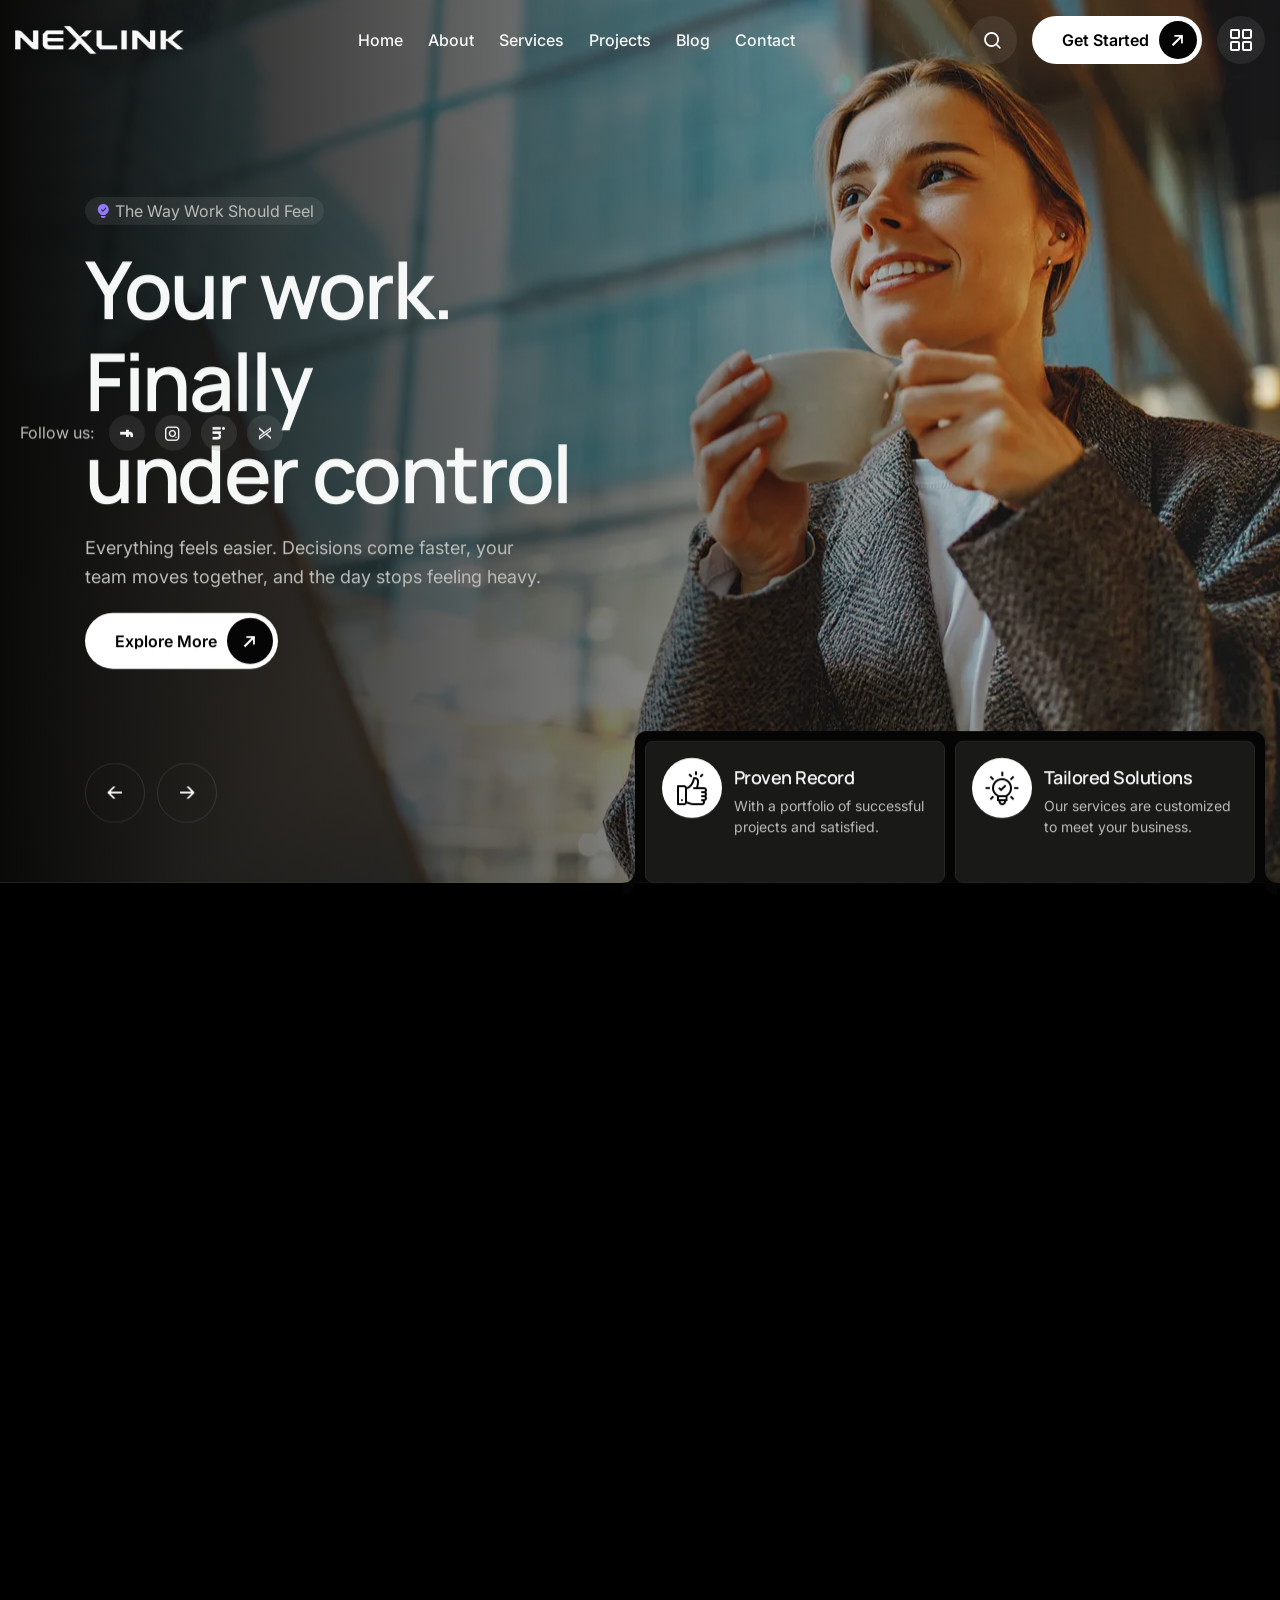
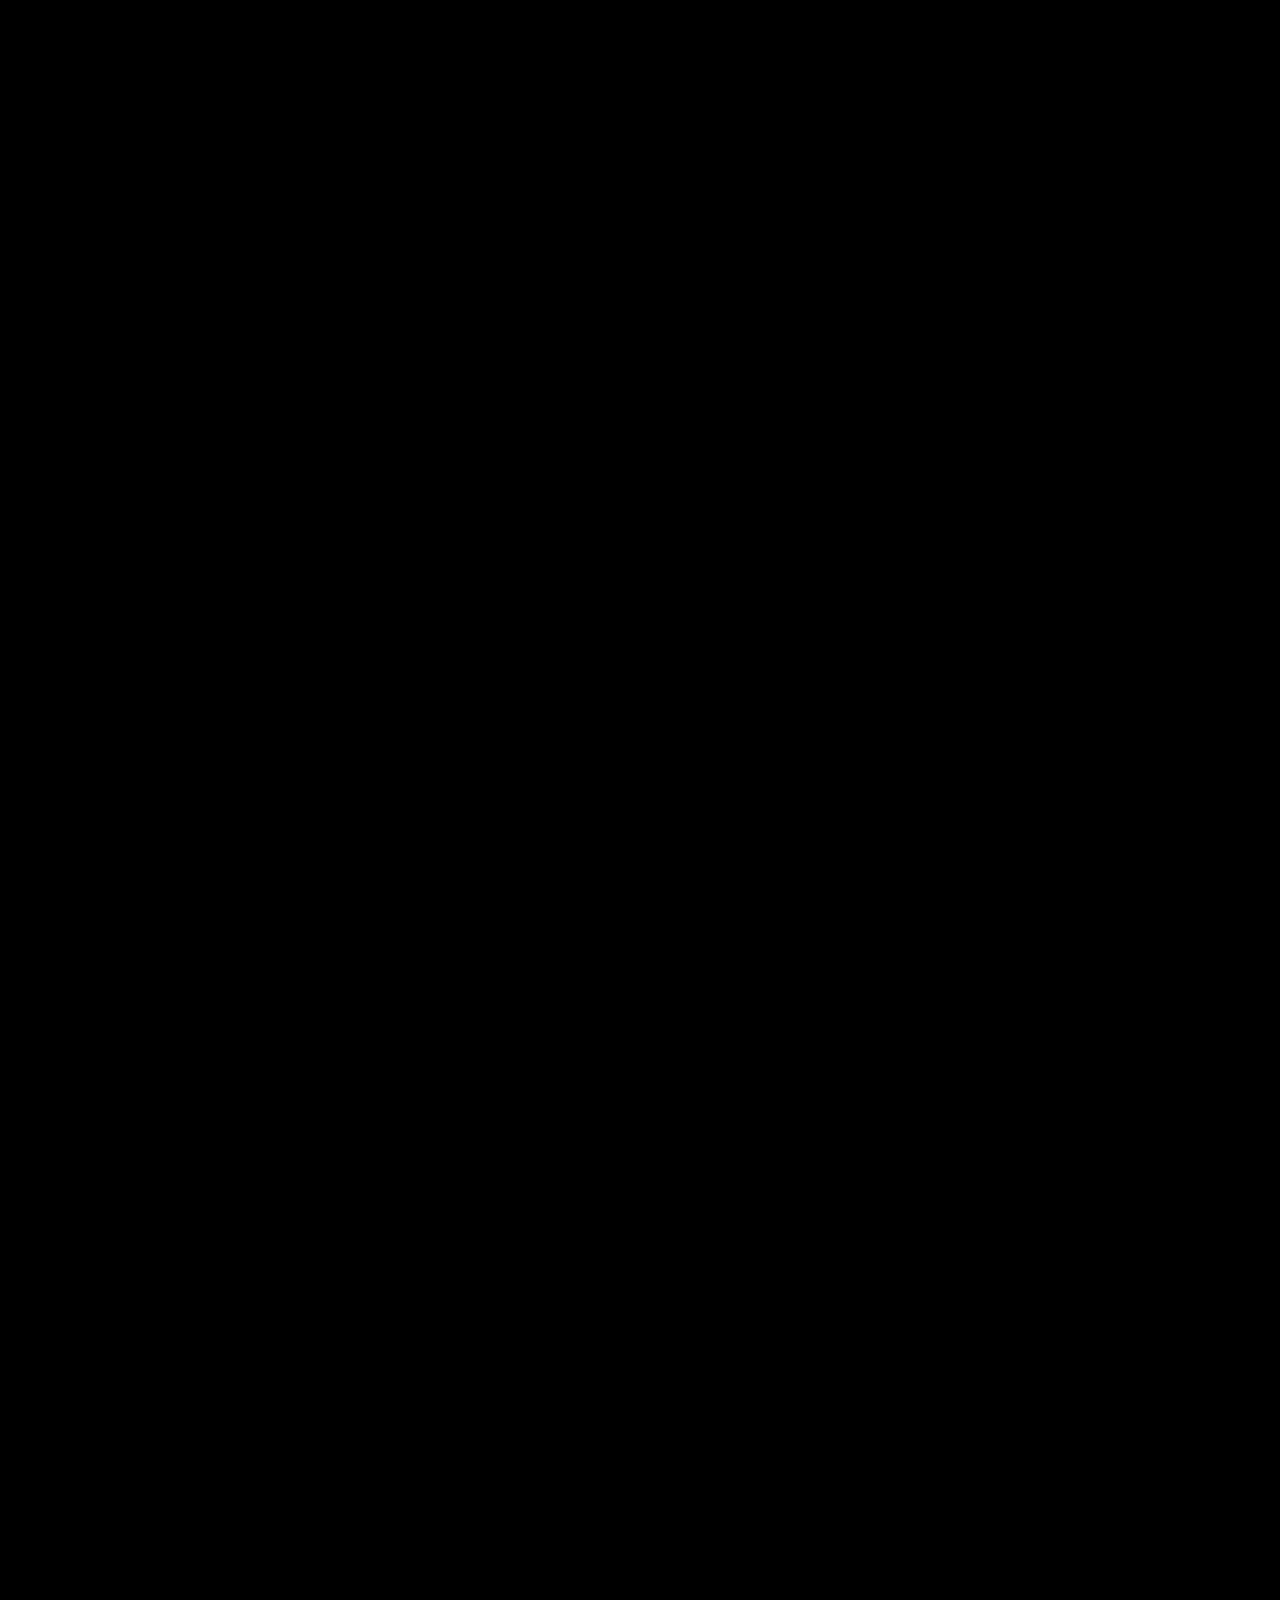
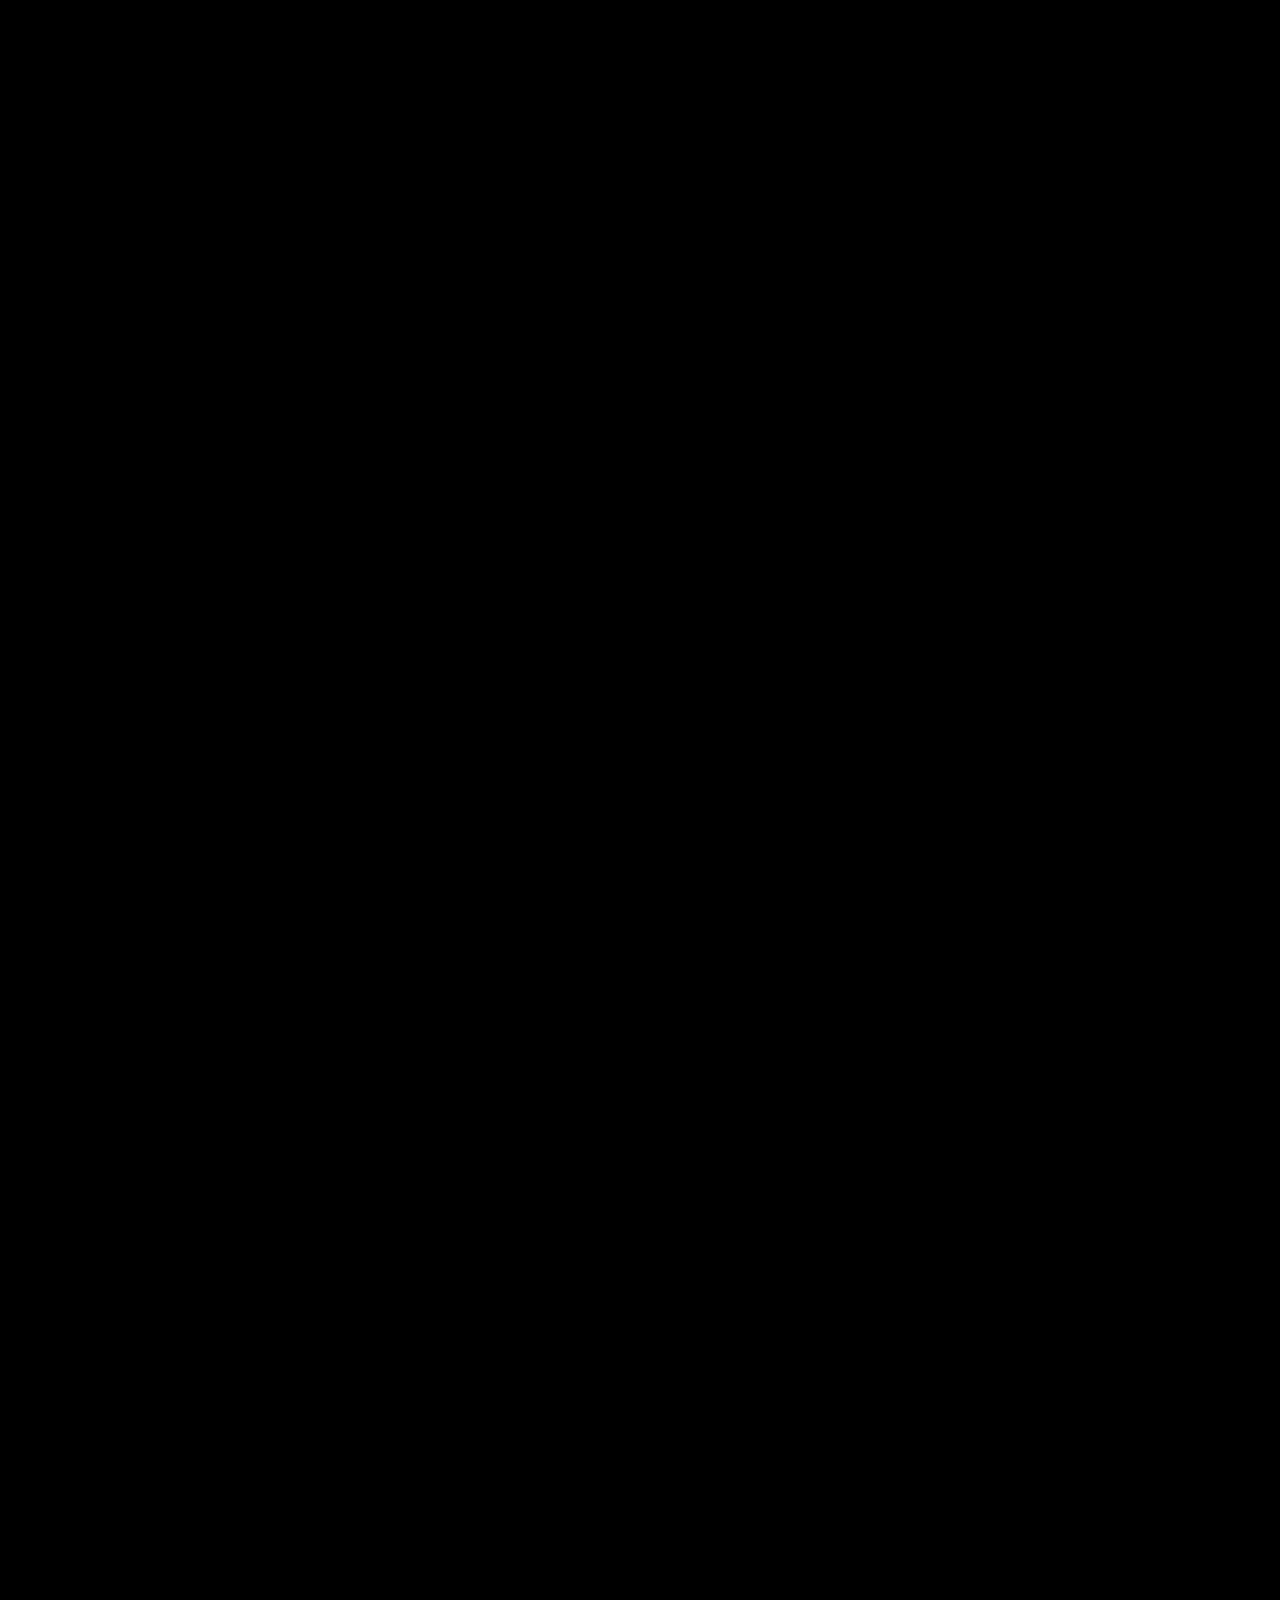
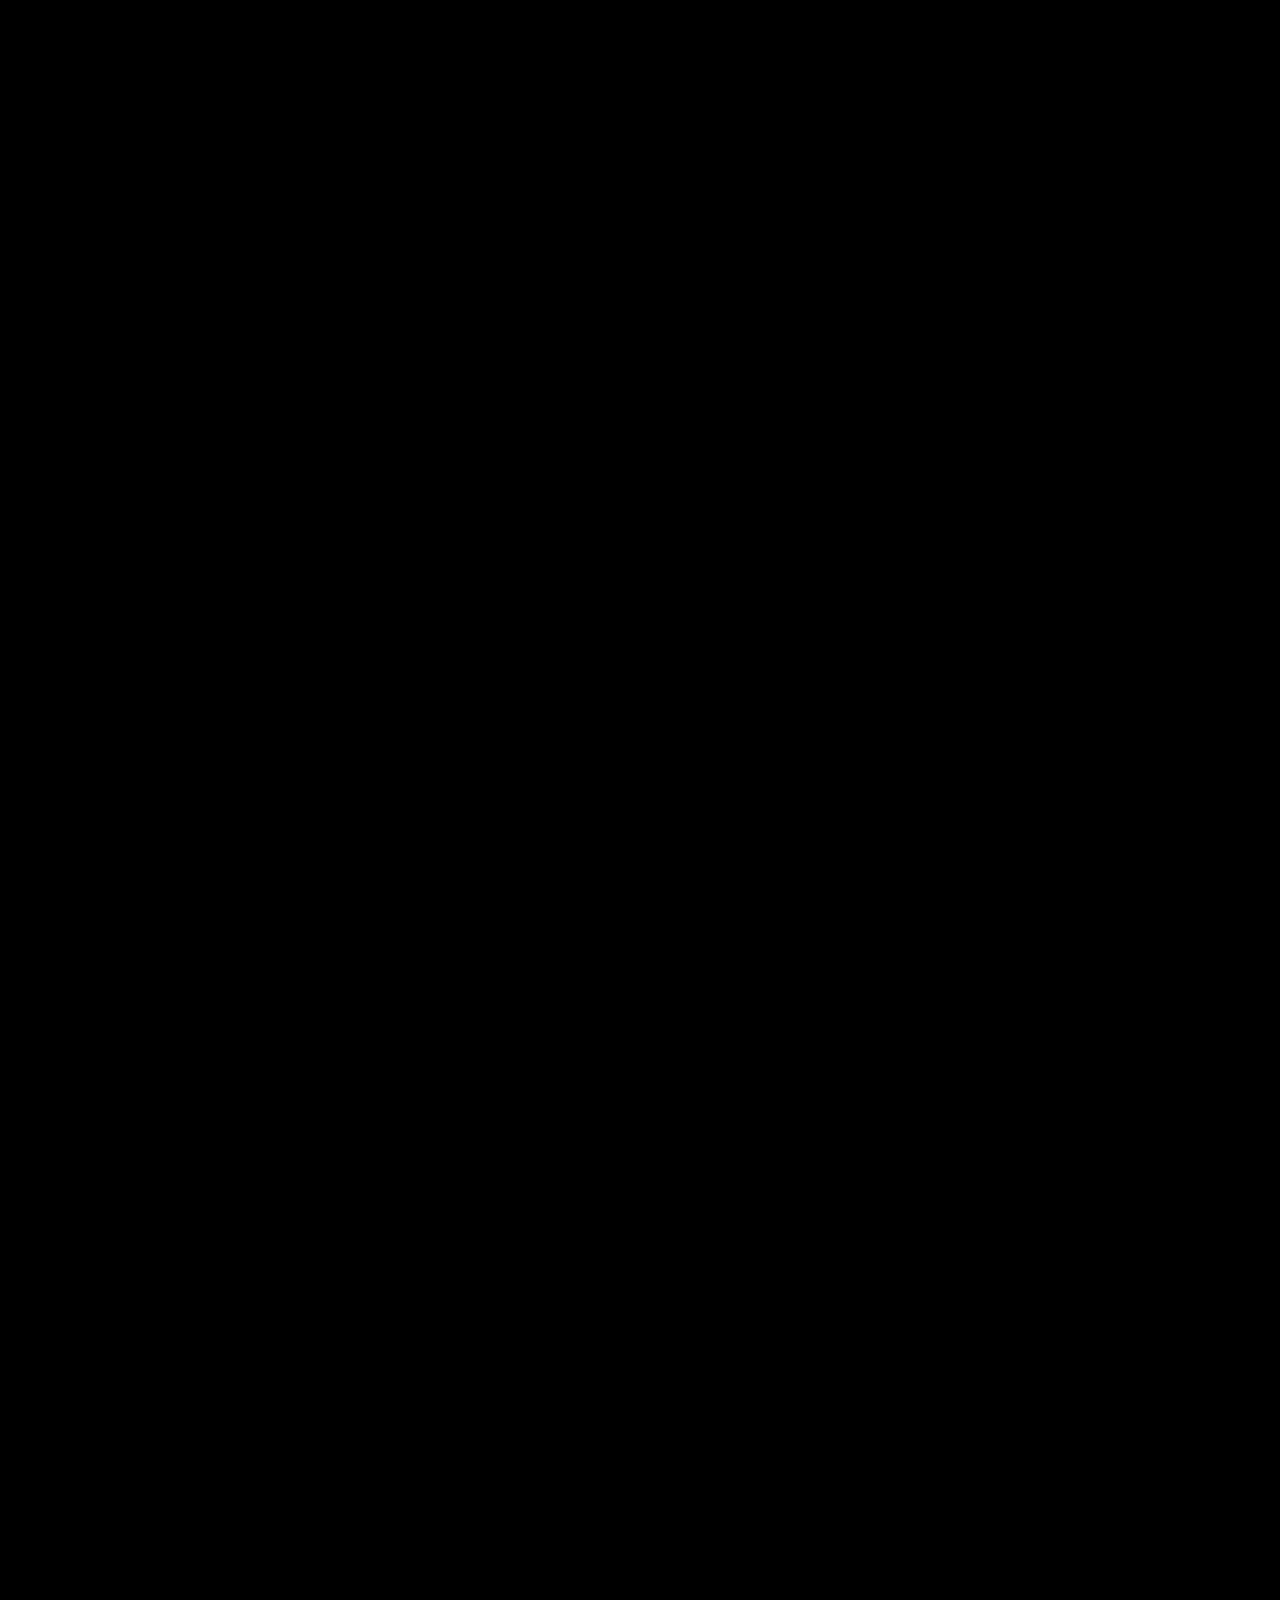
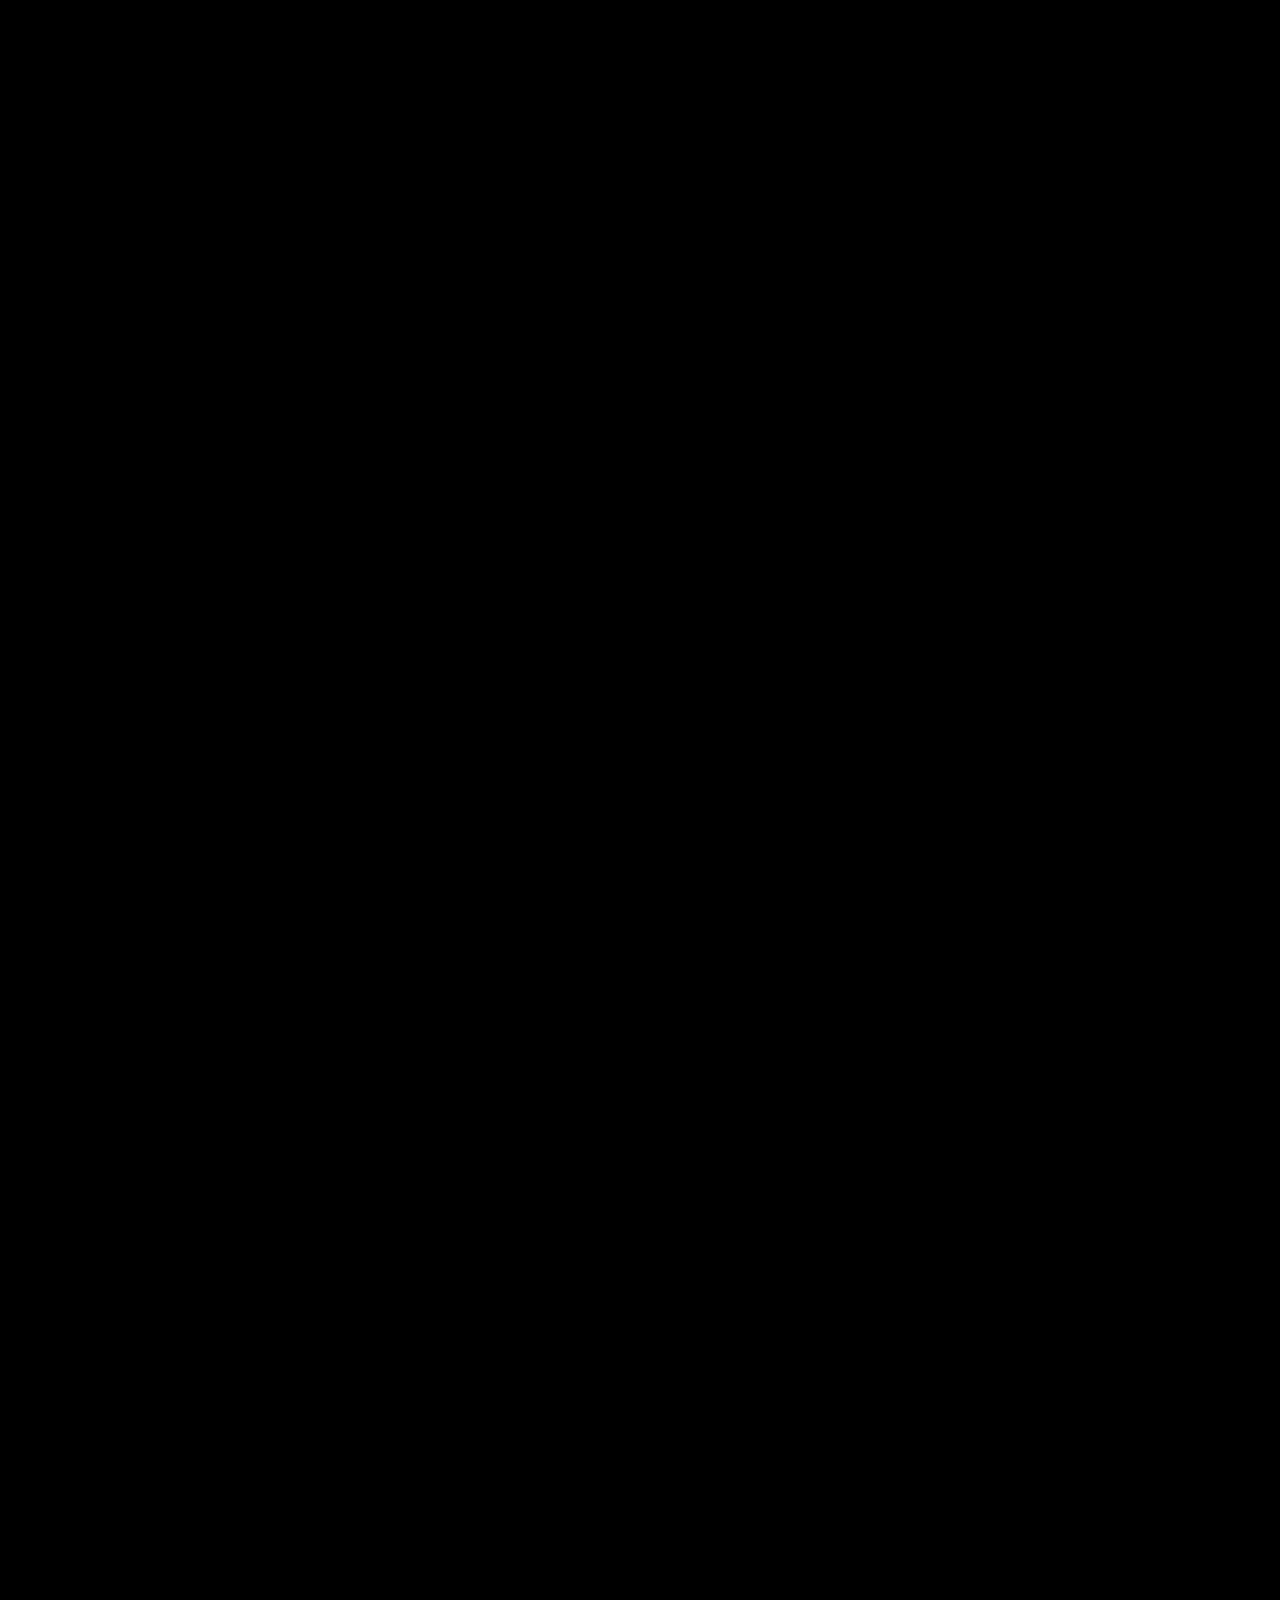
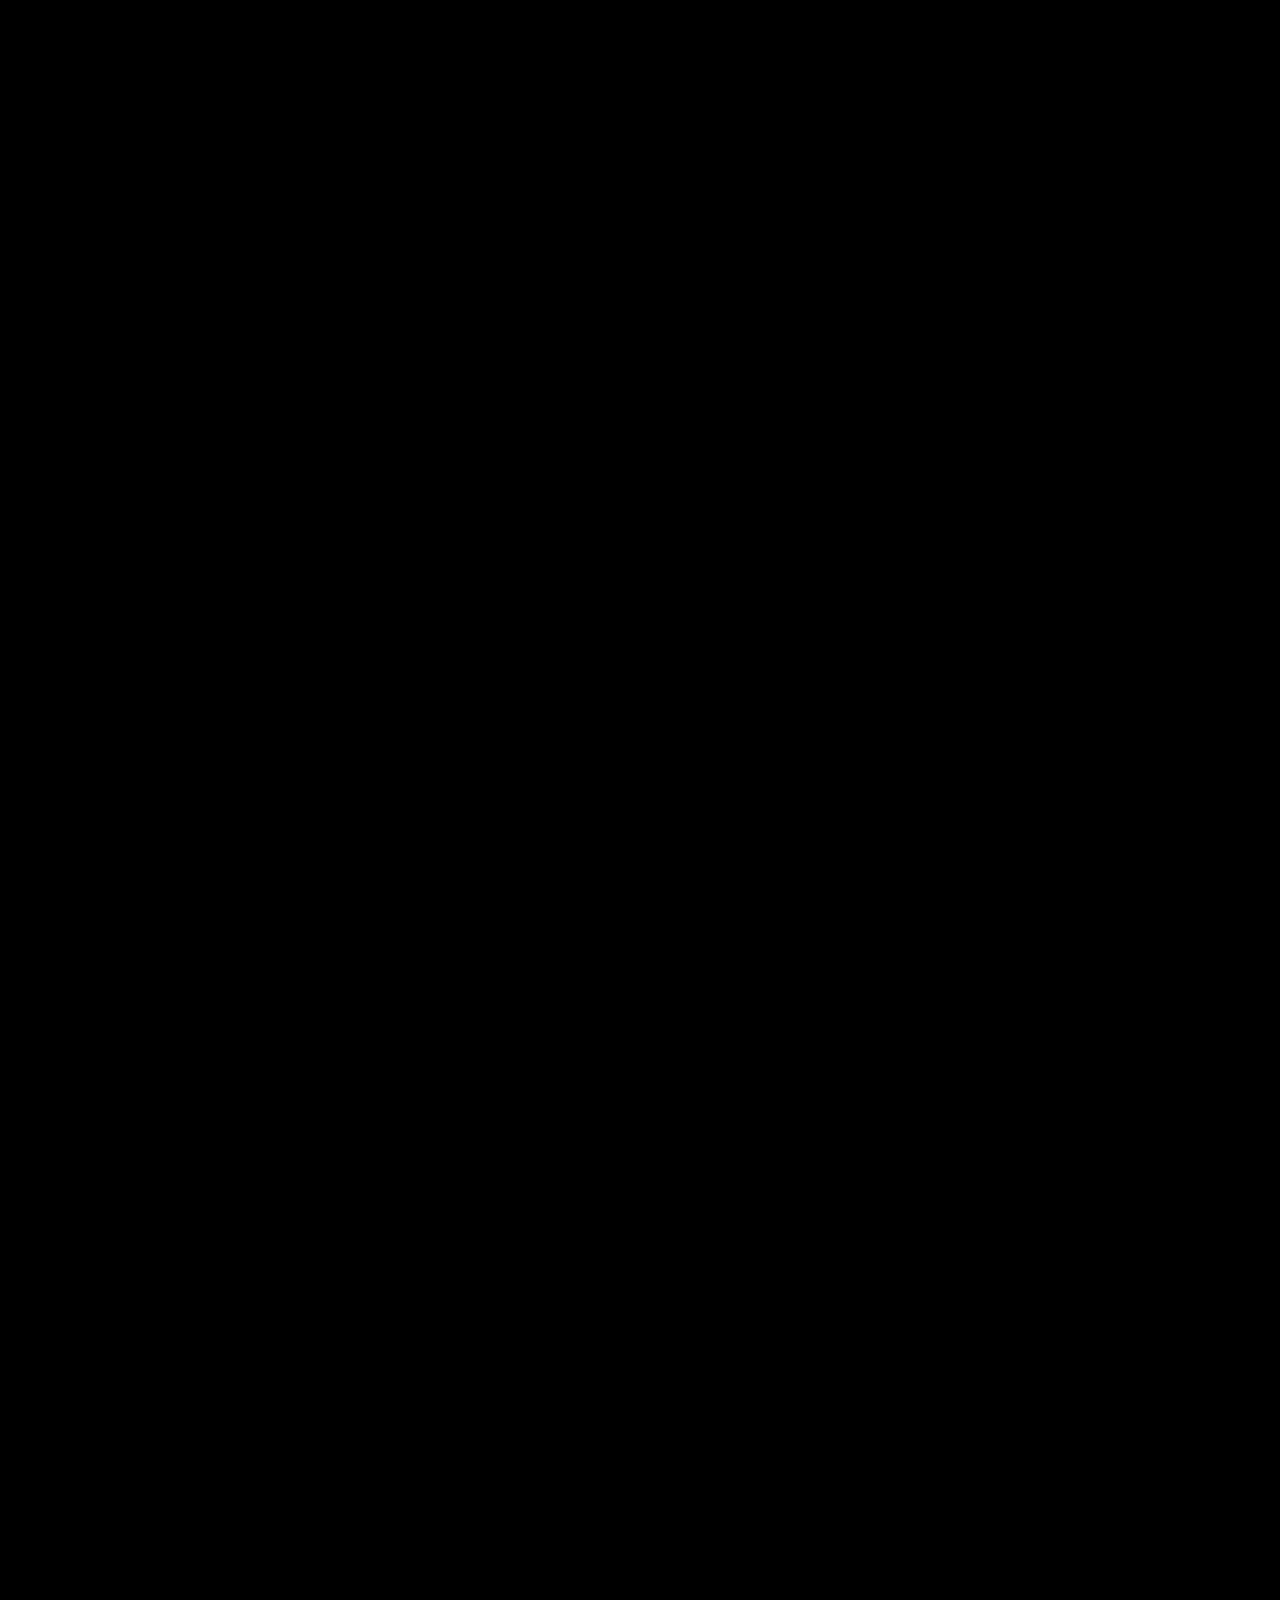
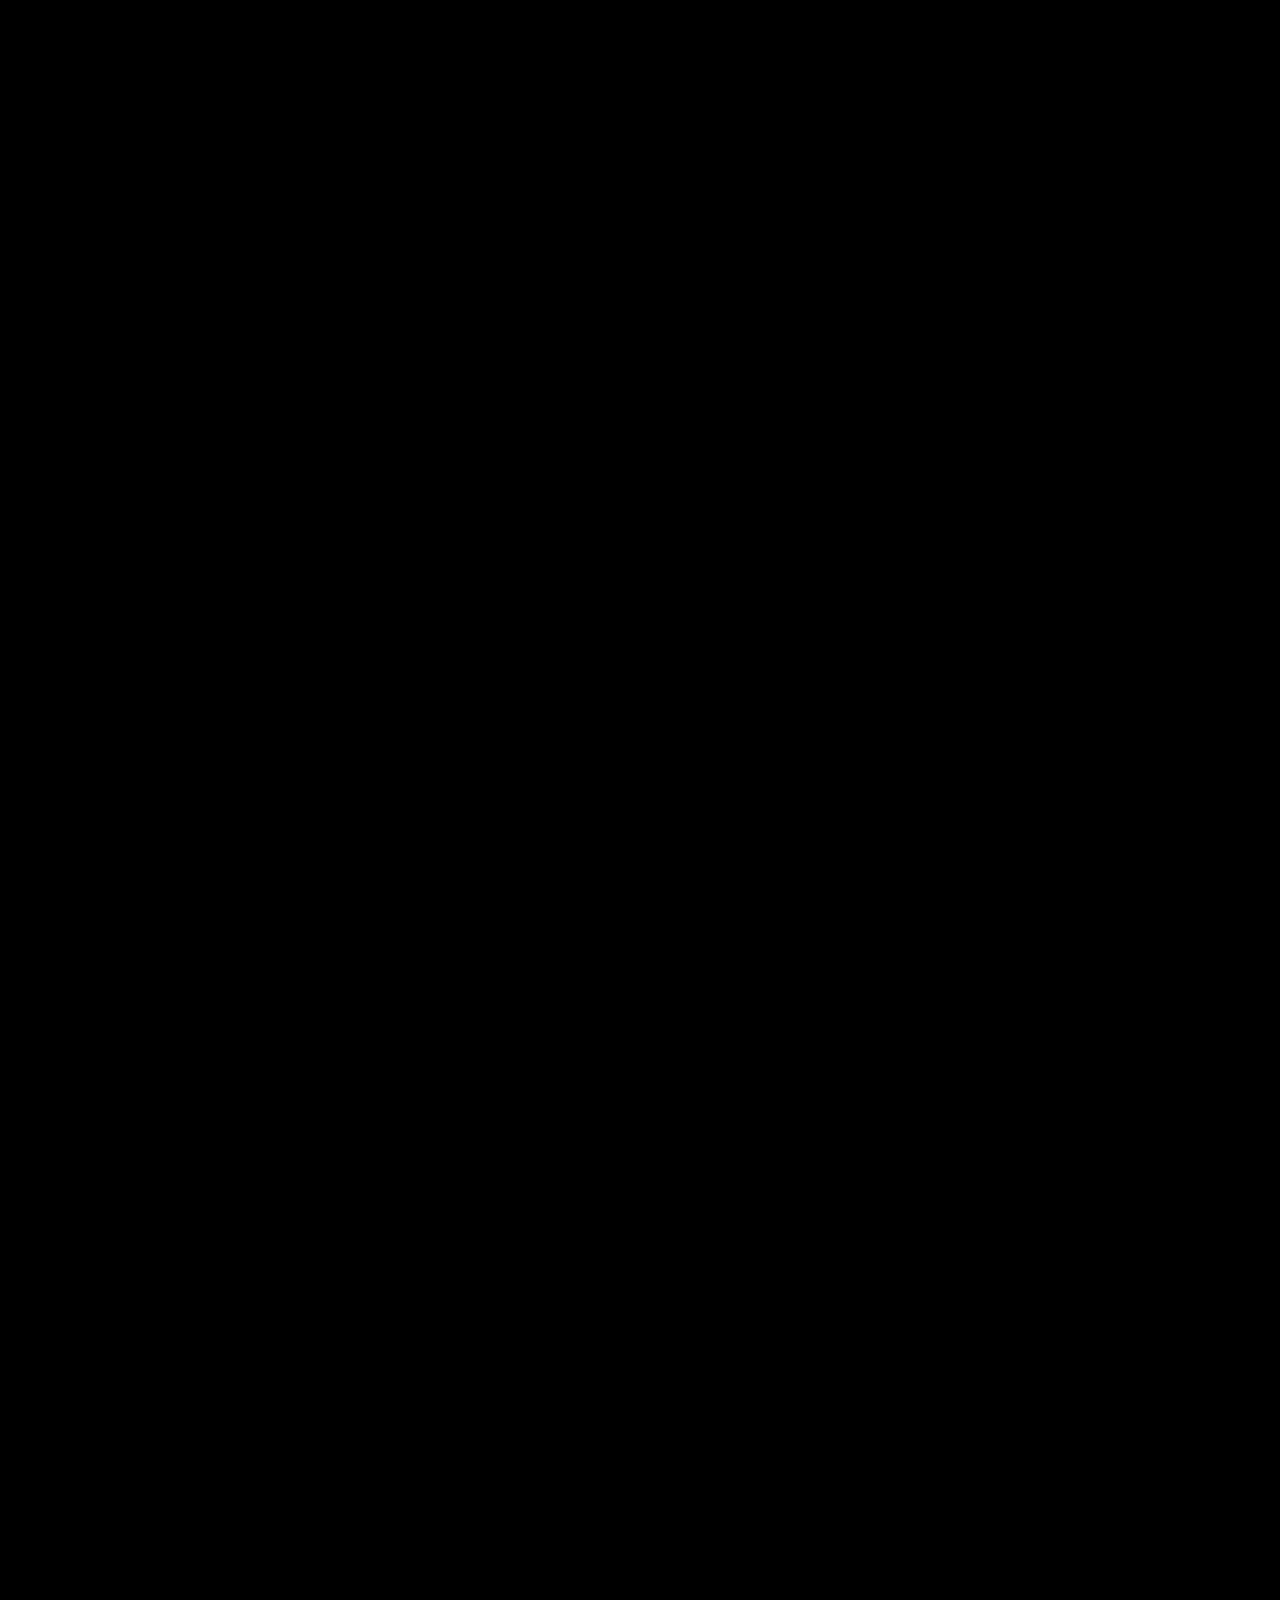
<file: index.html>
<!doctype html>
<html class="no-js" lang="en">

<head>
  <meta charset="utf-8">
  <meta http-equiv="x-ua-compatible" content="ie=edge">
  <meta name="viewport" content="width=device-width, initial-scale=1">
  <meta name="description" content="Intelligent systems simplify operations, reduce friction, and give your organization room to focus on what matters.">

  <!-- Site Title -->
  <title>NexLink – Smarter Operations for Modern Organizations</title>

  <!-- Place favicon.ico in the root directory -->
  <link rel="shortcut icon" type="image/svg+xml" href="assets/images/fav.svg">

  <!-- CSS here -->
  <link rel="stylesheet" href="assets/css/bootstrap.min.css">
  <link rel="stylesheet" href="assets/css/tekmino-icon.css">
  <link rel="stylesheet" href="assets/css/nice-select.css">
  <link rel="stylesheet" href="assets/css/swiper.min.css">
  <link rel="stylesheet" href="assets/css/venobox.min.css">
  <link rel="stylesheet" href="assets/css/meanmenu.css">
  <link rel="stylesheet" href="assets/css/main.css">
</head>

<body>
  <div class="body-overlay"></div>

  <!-- Preloader Start -->
  <div class="preloader is-loading">
    <div class="loading-container">
      <div class="loading"></div>
      <div id="loading-icon"><img src="assets/images/fav.svg" alt="Loading"></div>
    </div>
  </div>
  <!-- Preloader end -->

  <!-- back to top start -->
  <div class="back-to-top-wrapper">
    <button id="back_to_top" type="button" class="back-to-top-btn">
      <span class="back_to_top_icon"><i class="tji-arrow-up-4"></i></span>
      <span class="back_to_top_text">Scroll Top</span>
    </button>
  </div>
  <!-- back to top end -->

  <!-- start: Search Popup -->
  <div class="search_popup">
    <div class="search_close">
      <button type="button" class="search_close_btn">
        <svg width="18" height="18" viewBox="0 0 18 18" fill="none" xmlns="http://www.w3.org/2000/svg">
          <path d="M17 1L1 17" stroke="currentColor" stroke-width="1.5" stroke-linecap="round"
            stroke-linejoin="round" />
          <path d="M1 1L17 17" stroke="currentColor" stroke-width="1.5" stroke-linecap="round"
            stroke-linejoin="round" />
        </svg>
      </button>
    </div>
    <div class="container">
      <div class="row">
        <div class="col-xxl-12">
          <div class="tj_search_wrapper">
            <div class="search_form">
              <form action="#">
                <div class="search_input">
                  <h4 class="title">Search Projects, Service or Blog.</h4>
                  <div class="search-box">
                    <input class="search-input-field" type="search" placeholder="Search here..." required="">
                    <button type="submit">
                      <i class="tji-search"></i>
                    </button>
                  </div>
                </div>
              </form>
            </div>
          </div>
        </div>
      </div>
    </div>
  </div>
  <div class="search-popup-overlay"></div>
  <!-- end: Search Popup -->

  <!-- start: Offcanvas Menu -->
  <div class="tj-offcanvas-area d-none d-lg-block">
    <div class="hamburger_bg"></div>
    <div class="hamburger_wrapper">
      <div class="hamburger_inner">
        <div class="hamburger_top d-flex align-items-center justify-content-between">
          <div class="hamburger_logo">
            <a href="index.html" class="mobile_logo">
              <img src="assets/images/logos/nexlink-logo-white.png" alt="Logo">
            </a>
          </div>
          <div class="hamburger_close">
            <button class="hamburger_close_btn">
              <svg width="18" height="18" viewBox="0 0 18 18" fill="none" xmlns="http://www.w3.org/2000/svg">
                <path d="M17 1L1 17" stroke="currentColor" stroke-width="1.5" stroke-linecap="round"
                  stroke-linejoin="round" />
                <path d="M1 1L17 17" stroke="currentColor" stroke-width="1.5" stroke-linecap="round"
                  stroke-linejoin="round" />
              </svg>
            </button>
          </div>
        </div>
        <div class="offcanvas-text">
          <p>Developing personalize our customer journeys to increase satisfaction & loyalty of our expansion recognized
            by industry leaders.</p>
        </div>
        <div class="hamburger-search-area">
          <h5 class="hamburger-title">Search Now!</h5>
          <div class="hamburger_search">
            <form method="get" action="index.html">
              <button type="submit"><i class="tji-search"></i></button>
              <input type="search" autocomplete="off" name="s" value="" placeholder="Search here...">
            </form>
          </div>
        </div>
        <div class="hamburger-infos">
          <h5 class="hamburger-title">Contact Info</h5>
          <div class="contact-info">
            <div class="contact-item">
              <span class="subtitle">Phone</span>
              <a class="contact-link" href="tel:10095447818">+1 (009) 544-7818</a>
            </div>
            <div class="contact-item">
              <span class="subtitle">Email</span>
              <a class="contact-link" href="mailto:info@nexlink.com">info@nexlink.com</a>
            </div>
            <div class="contact-item">
              <span class="subtitle">Location</span>
              <span class="contact-link">993 Renner Burg, West Rond, MT 94251-030</span>
            </div>
          </div>
        </div>
      </div>
      <div class="hamburger-socials">
        <h5 class="hamburger-title">Follow Us</h5>
        <div class="social-links style-2">
          <ul>
            <li><a href="https://www.facebook.com/" target="_blank"><i class="tji-facebook"></i></a></li>
            <li><a href="https://www.linkedin.com/" target="_blank"><i class="tji-linkedin"></i></a></li>
            <li><a href="https://www.instagram.com/" target="_blank"><i class="tji-instagram"></i></a></li>
            <li><a href="https://x.com/" target="_blank"><i class="tji-x-twitter"></i></a></li>
          </ul>
        </div>
      </div>
    </div>
  </div>
  <!-- end: Offcanvas Menu -->

  <!-- start: Hamburger Menu -->
  <div class="hamburger-area d-lg-none">
    <div class="hamburger_bg"></div>
    <div class="hamburger_wrapper">
      <div class="hamburger_inner">
        <div class="hamburger_top d-flex align-items-center justify-content-between">
          <div class="hamburger_logo">
            <a href="index.html" class="mobile_logo">
              <img src="assets/images/logos/nexlink-logo-white.png" alt="Logo">
            </a>
          </div>
          <div class="hamburger_close">
            <button class="hamburger_close_btn">
              <svg width="18" height="18" viewBox="0 0 18 18" fill="none" xmlns="http://www.w3.org/2000/svg">
                <path d="M17 1L1 17" stroke="currentColor" stroke-width="1.5" stroke-linecap="round"
                  stroke-linejoin="round" />
                <path d="M1 1L17 17" stroke="currentColor" stroke-width="1.5" stroke-linecap="round"
                  stroke-linejoin="round" />
              </svg>
            </button>
          </div>
        </div>
        <div class="hamburger_menu">
          <div class="mobile_menu"></div>
        </div>
        <div class="hamburger-infos">
          <h5 class="hamburger-title">Contact Info</h5>
          <div class="contact-info">
            <div class="contact-item">
              <span class="subtitle">Phone</span>
              <a class="contact-link" href="tel:8089091313">808-909-1313</a>
            </div>
            <div class="contact-item">
              <span class="subtitle">Email</span>
              <a class="contact-link" href="mailto:info@nexlink.com">info@nexlink.com</a>
            </div>
            <div class="contact-item">
              <span class="subtitle">Location</span>
              <span class="contact-link">993 Renner Burg, West Rond, MT 94251-030</span>
            </div>
          </div>
        </div>
      </div>
      <div class="hamburger-socials">
        <h5 class="hamburger-title">Follow Us</h5>
        <div class="social-links style-2">
          <ul>
            <li><a href="https://www.facebook.com/" target="_blank"><i class="tji-facebook"></i></a></li>
            <li><a href="https://www.linkedin.com/" target="_blank"><i class="tji-linkedin"></i></a></li>
            <li><a href="https://www.instagram.com/" target="_blank"><i class="tji-instagram"></i></a></li>
            <li><a href="https://x.com/" target="_blank"><i class="tji-x-twitter"></i></a></li>
          </ul>
        </div>
      </div>
    </div>
  </div>
  <!-- end: Hamburger Menu -->

  <!-- start: Header Area -->
  <header class="header-area header-3 header-absolute">
    <div class="header-bottom">
      <div class="container-fluid">
        <div class="row">
          <div class="col-12">
            <div class="header-wrapper">
              <!-- site logo -->
              <div class="site_logo">
                <a class="logo" href="index.html"><img src="assets/images/logos/nexlink-logo-white.png" alt="Logo"></a>
              </div>

              <!-- navigation -->
              <div class="menu-area d-none d-lg-inline-flex align-items-center">
                <nav id="mobile-menu" class="mainmenu">
                  <ul>
                    <li><a href="index-3.html">Home</a></li>
                    <li><a href="about.html">About</a></li>
                    <li><a href="service.html">Services</a></li>
                    <li><a href="project.html">Projects</a></li>
                    <li><a href="blog.html">Blog</a></li>
                    <li><a href="contact.html">Contact</a></li>
                  </ul>
                </nav>
              </div>

              <!-- header right info -->
              <div class="header-right-item d-none d-lg-inline-flex">
                <div class="header-search">
                  <button class="search">
                    <i class="tji-search"></i>
                  </button>
                </div>
                <div class="header-button d-xl-block d-none">
                  <a class="tj-primary-btn" href="contact.html">
                    <span class="btn-text"><span>Get Started</span></span>
                    <span class="btn-icon"><i class="tji-arrow-right-2"></i></span>
                  </a>
                </div>
                <!-- menu bar -->
                <button class="menu_btn menu_offcanvas d-none d-lg-block">
                  <span class="cubes">
                    <span></span>
                    <span></span>
                    <span></span>
                    <span></span>
                  </span>
                </button>
              </div>

              <!-- menu bar -->
              <button class="menu_btn mobile_menu_bar d-lg-none">
                <span class="cubes">
                  <span></span>
                  <span></span>
                  <span></span>
                  <span></span>
                </span>
              </button>
            </div>
          </div>
        </div>
      </div>
    </div>
  </header>
  <!-- end: Header Area -->

  <!-- start: Header Area -->
  <header class="header-area header-3 header-duplicate header-sticky">
    <div class="header-bottom">
      <div class="container-fluid">
        <div class="row">
          <div class="col-12">
            <div class="header-wrapper">
              <!-- site logo -->
              <div class="site_logo">
                <a class="logo" href="index.html"><img src="assets/images/logos/nexlink-logo-white.png" alt="Logo"></a>
              </div>

              <!-- navigation -->
              <div class="menu-area d-none d-lg-inline-flex align-items-center">
                <nav class="mainmenu">
                  <ul>
                    <li><a href="index-3.html">Home</a></li>
                    <li><a href="about.html">About</a></li>
                    <li><a href="service.html">Services</a></li>
                    <li><a href="project.html">Projects</a></li>
                    <li><a href="blog.html">Blog</a></li>
                    <li><a href="contact.html">Contact</a></li>
                  </ul>
                </nav>
              </div>

              <!-- header right info -->
              <div class="header-right-item d-none d-lg-inline-flex">
                <div class="header-search">
                  <button class="search">
                    <i class="tji-search"></i>
                  </button>
                </div>
                <div class="header-button d-xl-block d-none">
                  <a class="tj-primary-btn" href="contact.html">
                    <span class="btn-text"><span>Get Started</span></span>
                    <span class="btn-icon"><i class="tji-arrow-right-2"></i></span>
                  </a>
                </div>
                <!-- menu bar -->
                <button class="menu_btn menu_offcanvas d-none d-lg-block">
                  <span class="cubes">
                    <span></span>
                    <span></span>
                    <span></span>
                    <span></span>
                  </span>
                </button>
              </div>

              <!-- menu bar -->
              <button class="menu_btn mobile_menu_bar d-lg-none">
                <span class="cubes">
                  <span></span>
                  <span></span>
                  <span></span>
                  <span></span>
                </span>
              </button>
            </div>
          </div>
        </div>
      </div>
    </div>
  </header>
  <!-- end: Header Area -->

  <div id="smooth-wrapper">
    <div id="smooth-content">
      <main id="primary" class="site-main">
        <!-- start: Hero Slider -->
        <section class="tj-hero-slider-section fix">
          <div class="swiper swiper-container tj-hero-slider">
            <div class="slider_socials tj-fade-anim" data-delay="1" data-direction="left">
              <span class="label">Follow us:</span>
              <ul>
                <li><a href="https://www.facebook.com/" target="_blank"><i class="tji-facebook"></i></a></li>
                <li><a href="https://www.instagram.com/" target="_blank"><i class="tji-instagram"></i></a></li>
                <li><a href="https://www.linkedin.com/" target="_blank"><i class="tji-linkedin"></i></a></li>
                <li><a href="https://www.linkedin.com/" target="_blank"><i class="tji-x-twitter"></i></a></li>
              </ul>
            </div>
            <div class="swiper-wrapper">
              <div class="swiper-slide tj_slider_item">
                <div class="slider-bg" data-bg-image="assets/images/hero/h3-slider-img-1.webp"></div>

                <div class="container">
                  <div class="row">
                    <div class="col">
                      <div class="slier_content_wrapper">
                        <div class="slider_content">
                          <span class="sub-title ">
                            <i class="tji-subtitle-2"></i>
                            The Way Work Should Feel
                          </span>
                          <h1 class="title">
                            Your work. Finally<br>under control
                          </h1>
                          <div class="desc">
                            Everything feels easier. Decisions come faster, your team moves together, and the day stops feeling heavy.
                          </div>
                          <a class="tj-primary-btn slider_btn" href="about.html">
                            <span class="btn-text"><span>Explore More</span></span>
                            <span class="btn-icon"><i class="tji-arrow-right-2"></i></span>
                          </a>
                        </div>
                      </div>
                    </div>
                  </div>
                </div>
              </div>

              <div class="swiper-slide tj_slider_item">
                <div class="slider-bg" data-bg-image="assets/images/hero/h3-slider-img-2.webp"></div>

                <div class="container">
                  <div class="row">
                    <div class="col">
                      <div class="slier_content_wrapper">
                        <div class="slider_content">
                          <span class="sub-title ">
                            <i class="tji-subtitle-2"></i>
                            Built for the people you serve
                          </span>
                          <h1 class="title">
                            Public work feels<br>human again.
                          </h1>
                          <div class="desc">
                            Your agency gains rhythm, transparency, and the ability to focus on what truly matters: people.
                          </div>
                          <a class="tj-primary-btn slider_btn" href="about.html">
                            <span class="btn-text"><span>Explore More</span></span>
                            <span class="btn-icon"><i class="tji-arrow-right-2"></i></span>
                          </a>
                        </div>
                      </div>
                    </div>
                  </div>
                </div>
              </div>

              <div class="swiper-slide tj_slider_item">
                <div class="slider-bg" data-bg-image="assets/images/hero/h3-slider-img-3.webp"></div>

                <div class="container">
                  <div class="row">
                    <div class="col">
                      <div class="slier_content_wrapper">
                        <div class="slider_content">
                          <span class="sub-title ">
                            <i class="tji-subtitle-2"></i>
                            Smarter systems for smoother days
                          </span>
                          <h1 class="title">
                            Intelligence<br>you can trust
                          </h1>
                          <div class="desc">
                            AI works silently behind every task, helping your day flow with clarity, speed, and calm.
                          </div>
                          <a class="tj-primary-btn slider_btn" href="about.html">
                            <span class="btn-text"><span>Explore More</span></span>
                            <span class="btn-icon"><i class="tji-arrow-right-2"></i></span>
                          </a>
                        </div>
                      </div>
                    </div>
                  </div>
                </div>
              </div>
            </div>

            <!-- slider navigation -->
            <div class="container">
              <div class="row">
                <div class="col">
                  <div class="slider_navigation tj-fade-anim" data-delay="1.2">
                    <div class="slider-prev">
                      <span class="anim-icon">
                        <i class="tji-arrow-left-3"></i>
                        <i class="tji-arrow-left-3"></i>
                      </span>
                    </div>

                    <div class="slider-next">
                      <span class="anim-icon">
                        <i class="tji-arrow-right-3"></i>
                        <i class="tji-arrow-right-3"></i>
                      </span>
                    </div>
                  </div>
                </div>
              </div>
            </div>
          </div>
        </section>

        <section class="tj-features-section">
          <div class="container">
            <div class="row">
              <div class="col d-flex justify-content-end">
                <div class="tj_features_wrap">
                  <div class="feature_item">
                    <div class="feature_icon">
                      <i class="tji-thumbs-up"></i>
                    </div>
                    <div class="feature_content">
                      <h4 class="title">Proven Record</h4>
                      <div class="desc">With a portfolio of successful projects and satisfied.</div>
                    </div>
                  </div>
                  <div class="feature_item">
                    <div class="feature_icon">
                      <i class="tji-idea"></i>
                    </div>
                    <div class="feature_content">
                      <h4 class="title">Tailored Solutions</h4>
                      <div class="desc">Our services are customized to meet your business.</div>
                    </div>
                  </div>
                </div>
              </div>
            </div>
          </div>
        </section>
        <!-- end: Hero Slider -->

        <!-- start: Client Section -->
        <section id="client" class="tj-client-section section-gap-top overflow-hidden">
          <div class="container-fluid gx-0">
            <div class="row">
              <div class="col-12">
                <div class="client-content tj-fade-anim" data-delay="0.1">
                  <h5 class="sec-title">Join Over <span>1000+</span> Companies with NexLink Here</h5>
                </div>
                <div class="swiper client-slider">
                  <div class="swiper-wrapper">
                    <div class="swiper-slide client-item">
                      <div class="client-logo">
                        <img src="assets/images/brands/brand-1.webp" alt="Image">
                      </div>
                    </div>
                    <div class="swiper-slide client-item">
                      <div class="client-logo">
                        <img src="assets/images/brands/brand-2.webp" alt="Image">
                      </div>
                    </div>
                    <div class="swiper-slide client-item">
                      <div class="client-logo">
                        <img src="assets/images/brands/brand-3.webp" alt="Image">
                      </div>
                    </div>
                    <div class="swiper-slide client-item">
                      <div class="client-logo">
                        <img src="assets/images/brands/brand-4.webp" alt="Image">
                      </div>
                    </div>
                    <div class="swiper-slide client-item">
                      <div class="client-logo">
                        <img src="assets/images/brands/brand-5.webp" alt="Image">
                      </div>
                    </div>
                    <div class="swiper-slide client-item">
                      <div class="client-logo">
                        <img src="assets/images/brands/brand-6.webp" alt="Image">
                      </div>
                    </div>
                  </div>
                </div>
              </div>
            </div>
          </div>
        </section>
        <!-- end: Client Section -->

        <!-- start: About Section -->
        <section class="h3-about-section section-gap">
          <div class="container">
            <div class="row rg-30">
              <div class="col-lg-6">
                <div class="sec-heading style-3">
                  <span class="sub-title tj-fade-anim" data-delay="0.2" data-duration="0.5"><i
                      class="tji-subtitle-2"></i>About Our
                    Company</span>
                  <h2 class="sec-title tj-split-text-3">Providing Tailored IT Solution Ensuring Seamless Business
                    Growth,
                    Success.</h2>
                </div>
                <div class="h3_about_img img-reveal-2">
                  <img src="./assets/images/about/h3-about-img.jpg" alt="">

                  <div class="about_reviews">
                    <div class="bg"></div>
                    <ul>
                      <li>
                        <img src="assets/images/testimonial/client-1.webp" alt="Image">
                      </li>
                      <li>
                        <img src="assets/images/testimonial/client-2.webp" alt="Image">
                      </li>
                      <li>
                        <img src="assets/images/testimonial/client-3.webp" alt="Image">
                      </li>
                      <li>
                        <span><i class="tji-plus"></i></span>
                      </li>
                    </ul>

                    <span class="text">More 800+ Clients Global Reviews IT Solution.</span>
                  </div>
                </div>
              </div>
              <div class="col-lg-6">
                <div class="about_right_content">
                  <div class="content_right_inner">
                    <div class="desc tj-fade-anim" data-delay="0.1">We are dedicated to transforming businesses into
                      through
                      innovative and future-ready
                      IT solutions. With a passion for technology and a commitment to excellence, empower are
                      organizations.
                      From cloud computing to AI-driven solutions. Cloud computing is categorized in different models,
                      including Infrastructure.</div>

                    <div class="list_button tj-fade-anim" data-delay="0.1">
                      <ul class="tj_list">
                        <li><i class="tji-check-4"></i>Tailored IT Solutions.</li>
                        <li><i class="tji-check-4"></i>Future-Ready Infrastructure.</li>
                        <li><i class="tji-check-4"></i>Industry Expertise.</li>
                      </ul>

                      <div class="circle-text-wrap about-btn tj-fade-anim" data-delay="0.2">
                        <span class="circle-text" data-bg-image="assets/images/about/about-circle-text.png"></span>
                        <a href="about.html" class="circle-icon"><i class="tji-arrow-right-2"></i></a>
                      </div>
                    </div>
                  </div>

                  <div class="row rg-30">
                    <div class="col-sm-6">
                      <div class="h3_countup tj-fade-anim" data-delay="0.2">
                        <div class="inline-content">
                          <span class="counter">10</span>
                          <span class="count-plus">m</span>
                        </div>
                        <h4 class="title">Users</h4>
                        <span class="desc">Transforming Ideas into Digital Excellence Transforming.</span>
                      </div>
                    </div>
                    <div class="col-sm-6">
                      <div class="h3_countup tj-fade-anim" data-delay="0.4">
                        <div class="inline-content">
                          <span class="prefix">0</span>
                          <span class="counter">3</span>
                          <span class="count-plus">x</span>
                        </div>
                        <h4 class="title">Faster</h4>
                        <span class="desc">Transforming Ideas into Digital Excellence Transforming.</span>
                      </div>
                    </div>
                  </div>
                </div>
              </div>
            </div>
          </div>
        </section>
        <!-- end: About Section -->

        <!-- start: Working Process Section -->
        <section class="h3-working-process-section section-gap-x">
          <div class="h3-working-process-section-wrap section-gap fix">

            <div class="bg-img" data-bg-image="./assets/images/bg/common-bg.webp"></div>

            <div class="container">
              <div class="row">
                <div class="col">
                  <div class="sec-heading style-3 sec-heading-centered">
                    <span class="sub-title tj-fade-anim" data-delay="0.2" data-duration="0.5"><i
                        class="tji-subtitle-2"></i>How we
                      Work</span>
                    <h2 class="sec-title tj-split-text-3">Transform Your Business in 3 Simple Steps.</h2>
                  </div>
                </div>
              </div>
            </div>

            <div class="process-area">
              <div class="process-border tj-fade-anim" data-delay="1" data-direction="left"></div>
              <div class="container">
                <div class="row">
                  <div class="col-12">
                    <div class="process-wrap tj-slide-wrap">
                      <div class="process-item style-2 tj-slide-left">
                        <span class="process-step">01</span>
                        <div class="process-content">
                          <h4 class="title">Deep Discovery & Planning.</h4>
                          <p class="desc">Every great solution starts with understanding. We take the time to learn
                            about
                            your business, challenges, and goals.</p>
                        </div>
                      </div>
                      <div class="process-item style-2 tj-slide-left">
                        <span class="process-step">02</span>
                        <div class="process-content">
                          <h4 class="title">Development & Implement.</h4>
                          <p class="desc">Every great solution starts with understanding. We take the time to learn
                            about
                            your business, challenges, and goals.</p>
                        </div>
                      </div>
                      <div class="process-item style-2 tj-slide-left">
                        <span class="process-step">03</span>
                        <div class="process-content">
                          <h4 class="title">Optimization & Support.</h4>
                          <p class="desc">Every great solution starts with understanding. We take the time to learn
                            about
                            your business, challenges, and goals.</p>
                        </div>
                      </div>
                    </div>
                  </div>
                </div>
              </div>
            </div>
          </div>
        </section>
        <!-- end: Working Process Section -->

        <!-- start: Services Section -->
        <section class="h3-service-section section-gap">
          <div class="container">
            <div class="row">
              <div class="col">
                <div class="sec-heading style-3 ">
                  <span class="sub-title tj-fade-anim" data-delay="0.2" data-duration="0.5">
                    <i class="tji-subtitle-2"></i>
                    Explore Services
                  </span>

                  <div class="sec-heading-inner">
                    <h2 class="sec-title tj-split-text-3">Reliable IT Solution for Better & Smarter.</h2>
                    <div class="tj-fade-anim d-none d-md-inline-flex" data-delay="0.5">
                      <a class="tj-primary-btn" href="servics.html">
                        <span class="btn-text"><span>Explore More</span></span>
                        <span class="btn-icon"><i class="tji-arrow-right-2"></i></span>
                      </a>
                    </div>
                  </div>
                </div>

                <div class="services_wrap tj-fade-anim" data-delay="0.75">
                  <div class="services_tabs" role="tablist">
                    <button class="service_tab_item active" data-bs-toggle="tab" data-bs-target="#serviceTab-1"
                      type="button" role="tab" aria-selected="true">
                      <span class="button_inner">
                        <span>01</span>
                        Managed IT Services
                      </span>
                    </button>
                    <button class="service_tab_item" data-bs-toggle="tab" data-bs-target="#serviceTab-2" type="button"
                      role="tab" aria-selected="false">
                      <span class="button_inner">
                        <span>02</span>
                        Cloud Computing
                      </span>
                    </button>
                    <button class="service_tab_item" data-bs-toggle="tab" data-bs-target="#serviceTab-3" type="button"
                      role="tab" aria-selected="false">
                      <span class="button_inner">
                        <span>03</span>
                        Software Development
                      </span>
                    </button>
                    <button class="service_tab_item" data-bs-toggle="tab" data-bs-target="#serviceTab-4" type="button"
                      role="tab" aria-selected="false">
                      <span class="button_inner">
                        <span>04</span>
                        Network Infrastructure
                      </span>
                    </button>
                    <button class="service_tab_item" data-bs-toggle="tab" data-bs-target="#serviceTab-5" type="button"
                      role="tab" aria-selected="false">
                      <span class="button_inner">
                        <span>05</span>
                        Data Backup
                      </span>
                    </button>

                    <div class="active-bg"></div>
                  </div>

                  <div class="tab-content services_content_wrap">
                    <div class="tab-pane fade show active" id="serviceTab-1" role="tabpanel">
                      <div class="service_content_wrap">
                        <div class="service_content">
                          <span class="service_icon"><i class="tji-computer"></i></span>
                          <h3 class="service_title">
                            <a href="service-details.html">
                              Comprehensive Managed IT Services for Business Efficiency
                            </a>
                          </h3>
                          <div class="service_excerpt">
                            Managed IT Services provide businesses with proactive technology support, ensuring seamless.
                          </div>
                          <a class="tj-text-btn style-3 service_btn" href="service-details.html">
                            <span class="btn-text"><span>Learn More</span></span>
                            <span class="btn-icon"><i class="tji-arrow-right-2"></i></span>
                          </a>
                        </div>
                        <div class="service_image img-reveal-2">
                          <img src="./assets/images/services/h3-service-img-2.jpg" alt="">
                        </div>
                      </div>
                    </div>
                    <div class="tab-pane fade" id="serviceTab-2" role="tabpanel">
                      <div class="service_content_wrap">
                        <div class="service_content">
                          <span class="service_icon"><i class="tji-cloud"></i></span>
                          <h3 class="service_title">
                            <a href="service-details.html">
                              Comprehensive Managed IT Services for Business Efficiency
                            </a>
                          </h3>
                          <div class="service_excerpt">
                            Managed IT Services provide businesses with proactive technology support, ensuring seamless.
                          </div>
                          <a class="tj-text-btn style-3 service_btn" href="service-details.html">
                            <span class="btn-text"><span>Learn More</span></span>
                            <span class="btn-icon"><i class="tji-arrow-right-2"></i></span>
                          </a>
                        </div>
                        <div class="service_image">
                          <img src="./assets/images/services/h3-service-img-2.jpg" alt="">
                        </div>
                      </div>
                    </div>
                    <div class="tab-pane fade" id="serviceTab-3" role="tabpanel">
                      <div class="service_content_wrap">
                        <div class="service_content">
                          <span class="service_icon"><i class="tji-development"></i></span>
                          <h3 class="service_title">
                            <a href="service-details.html">
                              Comprehensive Managed IT Services for Business Efficiency
                            </a>
                          </h3>
                          <div class="service_excerpt">
                            Managed IT Services provide businesses with proactive technology support, ensuring seamless.
                          </div>
                          <a class="tj-text-btn style-3 service_btn" href="service-details.html">
                            <span class="btn-text"><span>Learn More</span></span>
                            <span class="btn-icon"><i class="tji-arrow-right-2"></i></span>
                          </a>
                        </div>
                        <div class="service_image">
                          <img src="./assets/images/services/h3-service-img-2.jpg" alt="">
                        </div>
                      </div>
                    </div>
                    <div class="tab-pane fade" id="serviceTab-4" role="tabpanel">
                      <div class="service_content_wrap">
                        <div class="service_content">
                          <span class="service_icon"><i class="tji-network"></i></span>
                          <h3 class="service_title">
                            <a href="service-details.html">
                              Comprehensive Managed IT Services for Business Efficiency
                            </a>
                          </h3>
                          <div class="service_excerpt">
                            Managed IT Services provide businesses with proactive technology support, ensuring seamless.
                          </div>
                          <a class="tj-text-btn style-3 service_btn" href="service-details.html">
                            <span class="btn-text"><span>Learn More</span></span>
                            <span class="btn-icon"><i class="tji-arrow-right-2"></i></span>
                          </a>
                        </div>
                        <div class="service_image">
                          <img src="./assets/images/services/h3-service-img-2.jpg" alt="">
                        </div>
                      </div>
                    </div>
                    <div class="tab-pane fade" id="serviceTab-5" role="tabpanel">
                      <div class="service_content_wrap">
                        <div class="service_content">
                          <span class="service_icon"><i class="tji-computer"></i></span>
                          <h3 class="service_title">
                            <a href="service-details.html">
                              Comprehensive Managed IT Services for Business Efficiency
                            </a>
                          </h3>
                          <div class="service_excerpt">
                            Managed IT Services provide businesses with proactive technology support, ensuring seamless.
                          </div>
                          <a class="tj-text-btn style-3 service_btn" href="service-details.html">
                            <span class="btn-text"><span>Learn More</span></span>
                            <span class="btn-icon"><i class="tji-arrow-right-2"></i></span>
                          </a>
                        </div>
                        <div class="service_image">
                          <img src="./assets/images/services/h3-service-img-2.jpg" alt="">
                        </div>
                      </div>
                    </div>
                  </div>
                </div>
              </div>
            </div>

            <div class="row d-md-none mt-40">
              <div class="col">
                <div class="explore_more_btn text-center">
                  <a class="tj-primary-btn" href="services.html">
                    <span class="btn-text"><span>Explore More</span></span>
                    <span class="btn-icon"><i class="tji-arrow-right-2"></i></span>
                  </a>
                </div>
              </div>
            </div>
          </div>
        </section>
        <!-- end: Services Section -->

        <!-- start: Marquee Section -->
        <section class="h3-marquee-section overflow-hidden">
          <div class="container-fluid gx-0">
            <div class="row">
              <div class="col">
                <div class="h3_marquee_wrap">
                  <div class="scroll-slider">
                    <div class="scroll-wrapper">
                      <div class="marquee-item-2">
                        <span class="marquee-icon">
                          <i class="tji-marquee-2"></i>
                        </span>
                        <h3 class="marquee-text">IT Solution</h3>
                      </div>

                      <div class="marquee-item-2">
                        <span class="marquee-icon">
                          <i class="tji-marquee-2"></i>
                        </span>
                        <h3 class="marquee-text">Business</h3>
                      </div>

                      <div class="marquee-item-2">
                        <span class="marquee-icon">
                          <i class="tji-marquee-2"></i>
                        </span>
                        <h3 class="marquee-text">Modern</h3>
                      </div>

                      <div class="marquee-item-2">
                        <span class="marquee-icon">
                          <i class="tji-marquee-2"></i>
                        </span>
                        <h3 class="marquee-text">IT Solution</h3>
                      </div>

                      <div class="marquee-item-2">
                        <span class="marquee-icon">
                          <i class="tji-marquee-2"></i>
                        </span>
                        <h3 class="marquee-text">Business</h3>
                      </div>

                      <div class="marquee-item-2">
                        <span class="marquee-icon">
                          <i class="tji-marquee-2"></i>
                        </span>
                        <h3 class="marquee-text">Modern</h3>
                      </div>
                    </div>
                    <div class="scroll-wrapper">
                      <div class="marquee-item-2">
                        <span class="marquee-icon">
                          <i class="tji-marquee-2"></i>
                        </span>
                        <h3 class="marquee-text">IT Solution</h3>
                      </div>

                      <div class="marquee-item-2">
                        <span class="marquee-icon">
                          <i class="tji-marquee-2"></i>
                        </span>
                        <h3 class="marquee-text">Business</h3>
                      </div>

                      <div class="marquee-item-2">
                        <span class="marquee-icon">
                          <i class="tji-marquee-2"></i>
                        </span>
                        <h3 class="marquee-text">Modern</h3>
                      </div>

                      <div class="marquee-item-2">
                        <span class="marquee-icon">
                          <i class="tji-marquee-2"></i>
                        </span>
                        <h3 class="marquee-text">IT Solution</h3>
                      </div>

                      <div class="marquee-item-2">
                        <span class="marquee-icon">
                          <i class="tji-marquee-2"></i>
                        </span>
                        <h3 class="marquee-text">Business</h3>
                      </div>

                      <div class="marquee-item-2">
                        <span class="marquee-icon">
                          <i class="tji-marquee-2"></i>
                        </span>
                        <h3 class="marquee-text">Modern</h3>
                      </div>
                    </div>
                  </div>
                </div>
              </div>
            </div>
          </div>
        </section>
        <!-- end: Marquee Section -->

        <!-- start: Pricing Section -->
        <section class="tj-pricing-section section-gap fix">
          <div class="container">
            <div class="row">
              <div class="col">
                <div class="sec-heading style-3 sec-heading-centered">
                  <span class="sub-title tj-fade-anim" data-delay="0.2" data-duration="0.5"><i
                      class="tji-subtitle-2"></i>Best Pricing</span>
                  <h2 class="sec-title tj-split-text-3">Pricing Plans to Find the Right IT Support.</h2>

                  <div class="price_switcher tj-fade-anim" data-delay="0.5">
                    <p>Monthly</p>
                    <label class="toggle_switcher">
                      <input class="toggle-checkbox" type="checkbox">
                      <span class="toggle-switch"></span>
                    </label>
                    <p>Yearly <span>(Save 15%)</span></p>
                  </div>
                </div>

                <div class="pricing_items_wrap tj-slide-wrap">
                  <div class="pricing_item tj-slide-right">
                    <div class="pricing_header">
                      <h4 class="package_name">Basic Plan</h4>
                      <div class="package_desc">Essential Electrical Services</div>
                      <div class="package_price">
                        <span class="currency">$</span>
                        <span class="price" data-year-price="199" data-month-price="99">99</span>
                        <span class="period" data-year-period="/per year" data-month-period="/per month">/per
                          month</span>
                      </div>
                    </div>

                    <a class="tj-primary-btn pricing_btn" href="contact.html">
                      <span class="btn-text"><span>Chose Package <i class="tji-arrow-right-4"></i></span></span>
                    </a>

                    <ul class="pricing_features">
                      <li>
                        <i class="tji-check-3"></i>
                        Essential IT Support
                      </li>
                      <li>
                        <i class="tji-check-3"></i>
                        Cloud Storage (50 GB)
                      </li>
                      <li>
                        <i class="tji-check-3"></i>
                        Monthly System Check
                      </li>
                      <li>
                        <i class="tji-check-3"></i>
                        Basic Security Updates
                      </li>
                      <li>
                        <i class="tji-check-3"></i>
                        Software Patches and Fixes
                      </li>
                      <li>
                        <i class="tji-check-3"></i>
                        1 Scheduled Maintenance
                      </li>
                    </ul>
                  </div>

                  <div class="pricing_item recommend tj-slide-right">
                    <div class="pricing_header">
                      <h4 class="package_name">Standard Plan</h4>
                      <div class="package_desc">Complete Electrical Solutions</div>
                      <div class="package_price">
                        <span class="currency">$</span>
                        <span class="price" data-year-price="499" data-month-price="249">249</span>
                        <span class="period" data-year-period="/per year" data-month-period="/per month">/per
                          month</span>
                      </div>
                    </div>

                    <a class="tj-primary-btn pricing_btn" href="contact.html">
                      <span class="btn-text"><span>Chose Package <i class="tji-arrow-right-4"></i></span></span>
                    </a>

                    <ul class="pricing_features">
                      <li>
                        <i class="tji-check-3"></i>
                        Advanced IT Management
                      </li>
                      <li>
                        <i class="tji-check-3"></i>
                        Cloud Storage (200 GB)
                      </li>
                      <li>
                        <i class="tji-check-3"></i>
                        Custom Software Solutions
                      </li>
                      <li>
                        <i class="tji-check-3"></i>
                        Threat Detection Services
                      </li>
                      <li>
                        <i class="tji-check-3"></i>
                        Data Backup and Recovery
                      </li>
                      <li>
                        <i class="tji-check-3"></i>
                        Monthly IT Consultation
                      </li>
                    </ul>
                  </div>

                  <div class="pricing_item tj-slide-right">
                    <div class="pricing_header">
                      <h4 class="package_name">Premium Plan</h4>
                      <div class="package_desc">Advanced Electrical Services</div>
                      <div class="package_price">
                        <span class="currency">$</span>
                        <span class="price" data-year-price="899" data-month-price="499">499</span>
                        <span class="period" data-year-period="/per year" data-month-period="/per month">/per
                          month</span>
                      </div>
                    </div>

                    <a class="tj-primary-btn pricing_btn" href="contact.html">
                      <span class="btn-text"><span>Chose Package <i class="tji-arrow-right-4"></i></span></span>
                    </a>

                    <ul class="pricing_features">
                      <li>
                        <i class="tji-check-3"></i>
                        Comprehensive IT Solutions
                      </li>
                      <li>
                        <i class="tji-check-3"></i>
                        Unlimited Cloud Storage
                      </li>
                      <li>
                        <i class="tji-check-3"></i>
                        Priority 1-Hour Support
                      </li>
                      <li>
                        <i class="tji-check-3"></i>
                        Cybersecurity Protection
                      </li>
                      <li>
                        <i class="tji-check-3"></i>
                        Dedicated Account Manager
                      </li>
                      <li>
                        <i class="tji-check-3"></i>
                        24/7 Emergency Service
                      </li>
                    </ul>
                  </div>
                </div>
              </div>
            </div>
          </div>
        </section>
        <!-- end: Pricing Section -->

        <!-- start: Services Section -->
        <section class="tj-service-section section-gap">
          <div class="container">
            <div class="row">
              <div class="col-12">
                <div class="sec-heading style-2 ">
                  <span class="sub-title tj-fade-anim"><span>//</span>Explore Services</span>
                  <div class="sec-heading-inner">
                    <h2 class="sec-title tj-split-text-5">Reliable IT Solution for Better <span> & Smarter.</span></h2>
                    <div class="tj-fade-anim d-lg-inline-flex d-none" data-delay="0.1">
                      <a class="tj-primary-btn mt-20" href="services.html">
                        <span class="btn-text"><span>Explore More</span></span>
                        <span class="btn-icon"><i class="tji-arrow-right-2"></i></span>
                      </a>
                    </div>
                  </div>
                </div>
              </div>
            </div>
            <div class="row rg-30">
              <div class="col-xl-4 col-md-6">
                <div class="service-item service-item-2 tj-fade-anim" data-delay="0.1">
                  <div class="service-inner">
                    <div class="service-icon">
                      <i class="tji-computer"></i>
                    </div>
                    <div class="service-content">
                      <h4 class="title"><a href="service-details.html">Managed IT Services</a></h4>
                      <p class="desc">Comprehensive IT management, including monitoring, maintenance, and support to
                        keep
                        your business running smoothly.</p>
                      <a class="tj-text-btn" href="service-details.html">
                        <span class="btn-inner">
                          <span class="btn-icon"><span><i class="tji-arrow-right-4"></i></span></span>
                          <span class="btn-text"><span>Learn More</span></span>
                          <span class="btn-icon"><span><i class="tji-arrow-right-4"></i></span></span>
                        </span>
                      </a>
                    </div>

                  </div>
                  <span class="item-count">01.</span>

                </div>
              </div>
              <div class="col-xl-4 col-md-6">
                <div class="service-item service-item-2 tj-fade-anim" data-delay="0.3">
                  <div class="service-inner">
                    <div class="service-icon">
                      <i class="tji-cloud"></i>
                    </div>
                    <div class="service-content">
                      <h4 class="title"><a href="service-details.html">Cloud Computing</a></h4>
                      <p class="desc">Scalable cloud-based services, including migration, storage, and security, for
                        enhanced flexibility and efficiency.</p>
                      <a class="tj-text-btn" href="service-details.html">
                        <span class="btn-inner">
                          <span class="btn-icon"><span><i class="tji-arrow-right-4"></i></span></span>
                          <span class="btn-text"><span>Learn More</span></span>
                          <span class="btn-icon"><span><i class="tji-arrow-right-4"></i></span></span>
                        </span>
                      </a>
                    </div>
                  </div>
                  <span class="item-count">02.</span>
                </div>
              </div>
              <div class="col-xl-4 col-md-6">
                <div class="service-item service-item-2 tj-fade-anim" data-delay="0.5">
                  <div class="service-inner">
                    <div class="service-icon">
                      <i class="tji-cybersecurity"></i>
                    </div>
                    <div class="service-content">
                      <h4 class="title"><a href="service-details.html">Cybersecurity Solutions</a></h4>
                      <p class="desc">Advanced security measures, including firewall protection, threat detection, and
                        compliance solutions, to safeguard your business.</p>
                      <a class="tj-text-btn" href="service-details.html">
                        <span class="btn-inner">
                          <span class="btn-icon"><span><i class="tji-arrow-right-4"></i></span></span>
                          <span class="btn-text"><span>Learn More</span></span>
                          <span class="btn-icon"><span><i class="tji-arrow-right-4"></i></span></span>
                        </span>
                      </a>
                    </div>
                  </div>
                  <span class="item-count">03.</span>
                </div>
              </div>
              <div class="col-xl-4 col-md-6">
                <div class="service-item service-item-2 tj-fade-anim" data-delay="0.1">
                  <div class="service-inner">
                    <div class="service-icon">
                      <i class="tji-consulting"></i>
                    </div>
                    <div class="service-content">
                      <h4 class="title"><a href="service-details.html">IT Consulting & Strategy</a></h4>
                      <p class="desc">Expert guidance to optimize your IT infrastructure, streamline operations, and
                        drive
                        digital transformation.</p>
                      <a class="tj-text-btn" href="service-details.html">
                        <span class="btn-inner">
                          <span class="btn-icon"><span><i class="tji-arrow-right-4"></i></span></span>
                          <span class="btn-text"><span>Learn More</span></span>
                          <span class="btn-icon"><span><i class="tji-arrow-right-4"></i></span></span>
                        </span>
                      </a>
                    </div>
                  </div>
                  <span class="item-count">04.</span>
                </div>
              </div>
              <div class="col-xl-4 col-md-6">
                <div class="service-item service-item-2 tj-fade-anim" data-delay="0.3">
                  <div class="service-inner">
                    <div class="service-icon">
                      <i class="tji-development"></i>
                    </div>
                    <div class="service-content">
                      <h4 class="title"><a href="service-details.html">Software Development</a></h4>
                      <p class="desc">Custom software solutions tailored to your business needs, including web and
                        mobile
                        application development.</p>
                      <a class="tj-text-btn" href="service-details.html">
                        <span class="btn-inner">
                          <span class="btn-icon"><span><i class="tji-arrow-right-4"></i></span></span>
                          <span class="btn-text"><span>Learn More</span></span>
                          <span class="btn-icon"><span><i class="tji-arrow-right-4"></i></span></span>
                        </span>
                      </a>
                    </div>
                  </div>
                  <span class="item-count">05.</span>
                </div>
              </div>
              <div class="col-xl-4 col-md-6">
                <div class="service-item service-item-2 tj-fade-anim" data-delay="0.5">
                  <div class="service-inner">
                    <div class="service-icon">
                      <i class="tji-network"></i>
                    </div>
                    <div class="service-content">
                      <h4 class="title"><a href="service-details.html">Network Infrastructure</a></h4>
                      <p class="desc">Designing, implementing, and maintaining secure and high-performance network
                        systems.
                        to driven solution.</p>
                      <a class="tj-text-btn" href="service-details.html">
                        <span class="btn-inner">
                          <span class="btn-icon"><span><i class="tji-arrow-right-4"></i></span></span>
                          <span class="btn-text"><span>Learn More</span></span>
                          <span class="btn-icon"><span><i class="tji-arrow-right-4"></i></span></span>
                        </span>
                      </a>
                    </div>
                  </div>
                  <span class="item-count">06.</span>
                </div>
              </div>
            </div>
          </div>
        </section>
        <!-- end: Services Section -->

        <!-- start: Testimonial Section -->
        <section class="tj-testimonial-section-3 section-gap overflow-hidden">
          <div class="container">
            <div class="row">
              <div class="col">
                <div class="sec-heading style-3 sec-heading-centered">
                  <span class="sub-title tj-fade-anim" data-delay="0.2" data-duration="0.5"><i
                      class="tji-subtitle-2"></i>Success
                    Stories</span>
                  <h2 class="sec-title tj-split-text-3">Building Success with Client Feedback.</h2>
                </div>
              </div>
            </div>
          </div>

          <div class="container-fluid gx-0">
            <div class="row">
              <div class="col">
                <div class="h3_testimonial_slider swiper swiper-container tj-fade-anim" data-delay=".3">
                  <div class="swiper-wrapper">
                    <div class="swiper-slide">
                      <div class="testimonial_item_2">
                        <div class="testimonial_thumb">
                          <img src="./assets/images/testimonial/h3-testimonial-1.webp" alt="">

                          <a class="video_btn video-popup" data-autoplay="true" data-vbtype="video"
                            data-maxwidth="1200px" href="https://www.youtube.com/watch?v=MLpWrANjFbI">
                            <i class="tji-play"></i>
                          </a>
                        </div>
                        <div class="testimonial_content">
                          <div class="star-ratings">
                            <div class="fill-ratings" style="width: 90%">
                              <span>★★★★★</span>
                            </div>
                            <div class="empty-ratings">
                              <span>★★★★★</span>
                            </div>
                          </div>

                          <div class="desc">
                            <p>Nexor truly exceeded our expectations. From the initial consultation to the final
                              implementation, their team provided excellent service and unwavering support. Their
                              ability to
                              integrate advanced IT solutions into our operations has streamlined our processes.</p>
                          </div>

                          <div class="author_info">
                            <h4 class="name">Mevon Lane</h4>
                            <span class="designation">Co. Founder</span>
                          </div>
                        </div>
                      </div>
                    </div>
                    <div class="swiper-slide">
                      <div class="testimonial_item_2">
                        <div class="testimonial_thumb">
                          <img src="./assets/images/testimonial/h3-testimonial-2.webp" alt="">

                          <a class="video_btn video-popup" data-autoplay="true" data-vbtype="video"
                            data-maxwidth="1200px" href="https://www.youtube.com/watch?v=MLpWrANjFbI">
                            <i class="tji-play"></i>
                          </a>
                        </div>
                        <div class="testimonial_content">
                          <div class="star-ratings">
                            <div class="fill-ratings" style="width: 90%">
                              <span>★★★★★</span>
                            </div>
                            <div class="empty-ratings">
                              <span>★★★★★</span>
                            </div>
                          </div>

                          <div class="desc">
                            <p>Partnering with Nexor has been an absolute game-changer for our company. Their team
                              delivered
                              a tailored IT solution that met our unique business needs, and their approach to
                              problem-solving has saved us time and money. With Nexor’s cutting-edge technology.</p>
                          </div>

                          <div class="author_info">
                            <h4 class="name">Mevon Lane</h4>
                            <span class="designation">Co. Founder</span>
                          </div>
                        </div>
                      </div>
                    </div>
                    <div class="swiper-slide">
                      <div class="testimonial_item_2">
                        <div class="testimonial_thumb">
                          <img src="./assets/images/testimonial/h3-testimonial-3.webp" alt="">

                          <a class="video_btn video-popup" data-autoplay="true" data-vbtype="video"
                            data-maxwidth="1200px" href="https://www.youtube.com/watch?v=MLpWrANjFbI">
                            <i class="tji-play"></i>
                          </a>
                        </div>
                        <div class="testimonial_content">
                          <div class="star-ratings">
                            <div class="fill-ratings" style="width: 90%">
                              <span>★★★★★</span>
                            </div>
                            <div class="empty-ratings">
                              <span>★★★★★</span>
                            </div>
                          </div>

                          <div class="desc">
                            <p>When we approached Nexor for help with our technology integration, we were looking for a
                              partner who could not only provide expertise but also deliver tangible results. They did
                              exactly that. Nexor helped us streamline our operations with innovative cloud solutions.
                            </p>
                          </div>

                          <div class="author_info">
                            <h4 class="name">Mevon Lane</h4>
                            <span class="designation">Co. Founder</span>
                          </div>
                        </div>
                      </div>
                    </div>
                  </div>

                  <div class="swiper-pagination-area"></div>
                </div>
              </div>
            </div>
          </div>
        </section>
        <!-- end: Testimonial Section -->

        <!-- start: Integration Section -->
        <section class="tj-integration-section section-gap-x">
          <div class="integration-section-wrap">
            <div class="bg-img" data-bg-image="./assets/images/bg/common-bg-2.webp"></div>
            <div class="container">
              <div class="row">
                <div class="col">
                  <div
                    class="sec-heading style-3 d-flex flex-wrap align-items-end justify-content-start justify-content-md-between gap-4 mb-0">
                    <div class="sec_heading_wrap d-flex flex-column align-items-start">
                      <span class="sub-title tj-fade-anim" data-delay="0.2" data-duration="0.5">
                        <i class="tji-subtitle-2"></i>
                        Our Technologies
                      </span>
                      <h2 class="sec-title tj-split-text-3">Effortless IT Integration for Solutions.</h2>
                    </div>

                    <div class="sec_content_wrap tj-fade-anim" data-delay=".2">
                      <div class="desc">
                        Comprehensive IT for management, including monitoring, maintenance & support to keep your
                        business
                        running smooth.
                      </div>
                      <a class="tj-text-btn style-2" href="blog-details.html">
                        Read More
                        <i class="tji-arrow-right-4"></i>
                      </a>
                    </div>
                  </div>
                  <div class="throwable_wrapper" data-tj-throwable-scene="true">
                    <div class="throwable_items_wrap">
                      <p data-tj-throwable-el>
                        <span class="integration_item">
                          <img src="./assets/images/integration/gitlab.png" alt="">
                        </span>
                      </p>
                      <p data-tj-throwable-el>
                        <span class="integration_item">
                          <img src="./assets/images/integration/clickup.png" alt="">
                        </span>
                      </p>
                      <p data-tj-throwable-el>
                        <span class="integration_item">
                          <img src="./assets/images/integration/notion.png" alt="">
                        </span>
                      </p>
                      <p data-tj-throwable-el>
                        <span class="integration_item">
                          <img src="./assets/images/integration/asana.png" alt="">
                        </span>
                      </p>
                      <p data-tj-throwable-el>
                        <span class="integration_item">
                          <img src="./assets/images/integration/ovhcloud.png" alt="">
                        </span>
                      </p>
                      <p data-tj-throwable-el>
                        <span class="integration_item">
                          <img src="./assets/images/integration/zoom.png" alt="">
                        </span>
                      </p>
                      <p data-tj-throwable-el>
                        <span class="integration_item">
                          <img src="./assets/images/integration/slack.png" alt="">
                        </span>
                      </p>
                      <p data-tj-throwable-el>
                        <span class="integration_item">
                          <img src="./assets/images/integration/dropbox.png" alt="">
                        </span>
                      </p>
                      <p data-tj-throwable-el>
                        <span class="integration_item">
                          <img src="./assets/images/integration/sendgrid.png" alt="">
                        </span>
                      </p>
                      <p data-tj-throwable-el>
                        <span class="integration_item">
                          <img src="./assets/images/integration/microsoft.png" alt="">
                        </span>
                      </p>
                      <p data-tj-throwable-el>
                        <span class="integration_item">
                          <img src="./assets/images/integration/pipedrive.png" alt="">
                        </span>
                      </p>
                      <p data-tj-throwable-el>
                        <span class="integration_item">
                          <img src="./assets/images/integration/chatGPT.png" alt="">
                        </span>
                      </p>
                    </div>
                  </div>
                </div>
              </div>
            </div>
          </div>
        </section>
        <!-- end: Integration Section -->

        <!-- start: FAQ Section -->
        <section class="tj-faq-section section-gap">
          <div class="container">
            <div class="row">
              <div class="col">
                <div class="sec-heading style-3 sec-heading-centered">
                  <span class="sub-title tj-fade-anim" data-delay="0.2" data-duration="0.5"><i
                      class="tji-subtitle-2"></i>Read Answers</span>
                  <h2 class="sec-title tj-split-text-3">Quick Answers For Your Most Questions.</h2>
                </div>

                <div class="tj_accordion" id="tjAccordion01">
                  <div class="accordion_item active tj-fade-anim">
                    <button class="accordion_title" type="button" data-bs-toggle="collapse"
                      data-bs-target="#accordion-1" aria-expanded="true">
                      What services does your company offer?
                    </button>
                    <div id="accordion-1" class="collapse show" data-bs-parent="#tjAccordion01">
                      <div class="accordion-body accordion_content">
                        Our solutions are tailored to meet your unique business needs, improving efficiency, reducing
                        costs,
                        and enabling seamless digital transformation to boost growth and productivity and stay
                        up-to-date
                        with the latest technologies. The consultation phase and keep you informed.
                      </div>
                    </div>
                  </div>
                  <div class="accordion_item tj-fade-anim">
                    <button class="accordion_title collapsed" type="button" data-bs-toggle="collapse"
                      data-bs-target="#accordion-2" aria-expanded="false">
                      How can your IT solutions help my business?
                    </button>
                    <div id="accordion-2" class="collapse" data-bs-parent="#tjAccordion01">
                      <div class="accordion-body accordion_content">
                        Our solutions are tailored to meet your unique business needs, improving efficiency, reducing
                        costs,
                        and enabling seamless digital transformation to boost growth and productivity and stay
                        up-to-date
                        with the latest technologies. The consultation phase and keep you informed.
                      </div>
                    </div>
                  </div>
                  <div class="accordion_item tj-fade-anim">
                    <button class="accordion_title collapsed" type="button" data-bs-toggle="collapse"
                      data-bs-target="#accordion-3" aria-expanded="false">
                      Do you provide support after project completion?
                    </button>
                    <div id="accordion-3" class="collapse" data-bs-parent="#tjAccordion01">
                      <div class="accordion-body accordion_content">
                        Our solutions are tailored to meet your unique business needs, improving efficiency, reducing
                        costs,
                        and enabling seamless digital transformation to boost growth and productivity and stay
                        up-to-date
                        with the latest technologies. The consultation phase and keep you informed.
                      </div>
                    </div>
                  </div>
                  <div class="accordion_item tj-fade-anim">
                    <button class="accordion_title collapsed" type="button" data-bs-toggle="collapse"
                      data-bs-target="#accordion-4" aria-expanded="false">
                      How long does it take to implement an IT solution?
                    </button>
                    <div id="accordion-4" class="collapse" data-bs-parent="#tjAccordion01">
                      <div class="accordion-body accordion_content">
                        Our solutions are tailored to meet your unique business needs, improving efficiency, reducing
                        costs,
                        and enabling seamless digital transformation to boost growth and productivity and stay
                        up-to-date
                        with the latest technologies. The consultation phase and keep you informed.
                      </div>
                    </div>
                  </div>
                  <div class="accordion_item tj-fade-anim">
                    <button class="accordion_title collapsed" type="button" data-bs-toggle="collapse"
                      data-bs-target="#accordion-5" aria-expanded="false">
                      Is my data secure with your solutions?
                    </button>
                    <div id="accordion-5" class="collapse" data-bs-parent="#tjAccordion01">
                      <div class="accordion-body accordion_content">
                        Our solutions are tailored to meet your unique business needs, improving efficiency, reducing
                        costs,
                        and enabling seamless digital transformation to boost growth and productivity and stay
                        up-to-date
                        with the latest technologies. The consultation phase and keep you informed.
                      </div>
                    </div>
                  </div>
                </div>
              </div>
            </div>
          </div>
        </section>
        <!-- end: FAQ Section -->

        <!-- start: Blog Section -->
        <section class="tj-blog-section section-gap">
          <div class="container">
            <div class="row">
              <div class="col-12">
                <div
                  class="sec-heading style-3 d-flex flex-wrap align-items-end justify-content-center justify-content-md-between gap-4">
                  <div class="sec_heading_wrap d-flex flex-column align-items-center align-items-md-start">
                    <span class="sub-title tj-fade-anim" data-delay="0.2" data-duration="0.5"><i
                        class="tji-subtitle-2"></i>
                      Explore Blogs</span>
                    <h2 class="sec-title tj-split-text-3">Read Latest Blog & News.</h2>
                  </div>
                  <div class=" tj-fade-anim d-none d-md-inline-flex" data-delay="0.5">
                    <a class="tj-primary-btn" href="blog.html">
                      <span class="btn-text"><span>Explore More</span></span>
                      <span class="btn-icon"><i class="tji-arrow-right-2"></i></span>
                    </a>
                  </div>
                </div>
              </div>
            </div>
            <div class="row">
              <div class="col">
                <div class="tj_blog_wrap tj-fade-anim">
                  <div class="blog-item">
                    <div class="blog-thumb img-reveal-2">
                      <a href="blog-details.html"><img src="assets/images/blog/blog-1.webp" alt=""></a>
                    </div>
                    <div class="blog-content">
                      <div class="blog-meta">
                        <span class="categories"><a href="blog-details.html">Solutions</a></span>
                        <span>By <a href="blog-details.html">Ellinien Loma</a></span>
                      </div>
                      <h4 class="title">
                        <a href="blog-details.html">How to Successfully Migrate Your Business to the Cloud</a>
                      </h4>
                      <div class="excerpt">
                        Managed IT Services provide businesses with proactive technology support, ensuring seamless
                        operations and enhanced.
                      </div>
                      <a class="tj-text-btn style-2" href="blog-details.html">
                        Read More
                        <i class="tji-arrow-right-4"></i>
                      </a>
                    </div>
                  </div>
                  <div class="blog-item">
                    <div class="blog-thumb img-reveal-2">
                      <a href="blog-details.html"><img src="assets/images/blog/blog-2.webp" alt=""></a>
                    </div>
                    <div class="blog-content">
                      <div class="blog-meta">
                        <span class="categories"><a href="blog-details.html">Solutions</a></span>
                        <span>By <a href="blog-details.html">Ellinien Loma</a></span>
                      </div>
                      <h4 class="title">
                        <a href="blog-details.html">Building a Stronger Workforce with IT Training</a>
                      </h4>
                      <a class="tj-text-btn style-2" href="blog-details.html">
                        Read More
                        <i class="tji-arrow-right-4"></i>
                      </a>
                    </div>
                  </div>
                  <div class="blog-item">
                    <div class="blog-thumb img-reveal-2">
                      <a href="blog-details.html"><img src="assets/images/blog/blog-3.webp" alt=""></a>
                    </div>
                    <div class="blog-content">
                      <div class="blog-meta">
                        <span class="categories"><a href="blog-details.html">Solutions</a></span>
                        <span>By <a href="blog-details.html">Ellinien Loma</a></span>
                      </div>
                      <h4 class="title">
                        <a href="blog-details.html">Optimizing Your IT Budget: Tips and Strategies</a>
                      </h4>
                      <a class="tj-text-btn style-2" href="blog-details.html">
                        Read More
                        <i class="tji-arrow-right-4"></i>
                      </a>
                    </div>
                  </div>
                  <div class="blog-item">
                    <div class="blog-thumb img-reveal-2">
                      <a href="blog-details.html"><img src="assets/images/blog/blog-4.webp" alt=""></a>
                    </div>
                    <div class="blog-content">
                      <div class="blog-meta">
                        <span class="categories"><a href="blog-details.html">Solutions</a></span>
                        <span>By <a href="blog-details.html">Ellinien Loma</a></span>
                      </div>
                      <h4 class="title">
                        <a href="blog-details.html">The Top 5 IT Challenges Faced by Modern Enterprises</a>
                      </h4>
                      <a class="tj-text-btn style-2" href="blog-details.html">
                        Read More
                        <i class="tji-arrow-right-4"></i>
                      </a>
                    </div>
                  </div>
                </div>
              </div>
            </div>
            <div class="row d-md-none mt-40">
              <div class="col">
                <div class="explore_more_btn text-center">
                  <a class="tj-primary-btn" href="blog.html">
                    <span class="btn-text"><span>Explore More</span></span>
                    <span class="btn-icon"><i class="tji-arrow-right-2"></i></span>
                  </a>
                </div>
              </div>
            </div>
          </div>
        </section>
        <!-- end: Blog Section -->
      </main>

      <!-- start: Footer Section -->
      <footer class="tj-footer-section footer-3 section-gap-x">
        <div class="tj_footer_inner">
          <div class="bg-img" data-bg-image="assets/images/footer/footer-bg.webp"></div>

          <!-- footer widget area -->
          <div class="footer_widget_area">
            <div class="container">
              <div class="row">
                <div class="col">
                  <div class="footer_widget_wrapper">
                    <div class="footer-widget subscription_widget">
                      <h3 class="title">Subscribe to Our Newsletter</h3>

                      <div class="subscribe_form">
                        <form action="#">
                          <input type="email" name="email" placeholder="Enter email here...">
                          <button type="submit">
                            <i class="tji-bell-2"></i>
                          </button>
                        </form>
                      </div>

                      <div class="download_buttons">
                        <a href="https://play.google.com/store/games"><img src="assets/images/footer/google-play.webp"
                            alt=""></a>
                        <a href="https://www.apple.com/app-store/"><img src="assets/images/footer/app-store.webp"
                            alt=""></a>
                      </div>
                    </div>

                    <div class="footer-widget widget-nav-menu">
                      <h5 class="title">Resources</h5>
                      <ul>
                        <li><a href="contact.html"><span>Contact Us</span></a></li>
                        <li><a href="blog-details.html"><span>Privacy Policy</span></a></li>
                        <li><a href="about.html"><span>Recognitions</span></a></li>
                        <li><a href="service.html"><span>Careers</span> <span class="badge">New</span></a></li>
                        <li><a href="blog.html"><span>News</span></a></li>
                        <li><a href="project.html"><span>Feedback</span></a></li>
                      </ul>
                    </div>

                    <div class="footer-widget widget-nav-menu">
                      <h5 class="title">Services</h5>
                      <ul>
                        <li><a href="service-details.html"><span>Manage IT Service</span></a></li>
                        <li><a href="service-details.html"><span>Cloud Computing</span></a></li>
                        <li><a href="service-details.html"><span>Cyber Security</span></a></li>
                        <li><a href="service-details.html"><span>Software Develop</span></a></li>
                        <li><a href="service-details.html"><span>Change Manage</span></a></li>
                        <li><a href="service-details.html"><span>IT Consulting</span></a></li>
                      </ul>
                    </div>

                    <div class="footer-widget hourly_widget">
                      <h5 class="title">Office Hour</h5>
                      <ul>
                        <li>
                          <span class="key">Thu - Fri</span>
                          <span class="value">8:00 AM - 6:00 PM</span>
                        </li>
                        <li>
                          <span class="key">Mon - Wed</span>
                          <span class="value">9:00 AM - 7:00 PM</span>
                        </li>
                        <li>
                          <span class="key">Saturday</span>
                          <span class="value">7:00 AM - 9:00 PM</span>
                        </li>
                        <li>
                          <span class="key">Sunday </span>
                          <span class="value off">Close</span>
                        </li>
                      </ul>
                    </div>
                  </div>
                </div>
              </div>
            </div>
          </div>

          <!-- footer bottom -->
          <div class="footer_bottom_area">
            <div class="container">
              <div class="row">
                <div class="col">
                  <div
                    class="footer_bottom_content row-gap-3 column-gap-5 column-gap-lg-3 d-flex flex-wrap align-items-center justify-content-center justify-content-lg-between">
                    <div class="copyright-text">
                      <p><a href="https://themeforest.net/user/theme-junction/portfolio" target="_blank">NexLink</a>
                        &copy;
                        2025. All right reserved.</p>
                    </div>

                    <ul class="footer_socials">
                      <li><a href="https://www.facebook.com/" target="_blank"><i class="tji-facebook"></i></a></li>
                      <li><a href="https://www.instagram.com/" target="_blank"><i class="tji-instagram"></i></a></li>
                      <li><a href="https://www.x.com/" target="_blank"><i class="tji-x-twitter"></i></a></li>
                      <li><a href="https://www.linkedin.com/" target="_blank"><i class="tji-linkedin"></i></a></li>
                    </ul>

                    <div class="copyright-menu">
                      <ul>
                        <li><a href="contact.html">Privacy & Policy</a></li>
                        <li><a href="contact.html">Terms & Condition</a></li>
                      </ul>
                    </div>
                  </div>
                </div>
              </div>
            </div>
          </div>
        </div>

        <div class="tj_footer_bottom_logo">
          <img src="./assets/images/logos/nexlink-logo-footer.png" alt="LOGO">
        </div>
      </footer>
      <!-- end: Footer Section -->
    </div>
  </div>

  <!-- JS here -->
  <script src="assets/js/jquery.min.js"></script>
  <script src="assets/js/bootstrap.bundle.min.js"></script>
  <script src="assets/js/gsap.min.js"></script>
  <script src="assets/js/gsap-scroll-smoother.js"></script>
  <script src="assets/js/gsap-scroll-to-plugin.min.js"></script>
  <script src="assets/js/gsap-scroll-trigger.min.js"></script>
  <script src="assets/js/gsap-split-text.min.js"></script>
  <script src="assets/js/jquery.nice-select.min.js"></script>
  <script src="assets/js/swiper.min.js"></script>
  <script src="assets/js/waypoints.min.js"></script>
  <script src="assets/js/counterup.min.js"></script>
  <script src="assets/js/venobox.min.js"></script>
  <script src="assets/js/meanmenu.js"></script>
  <script src="assets/js/gsap-animation.js"></script>
  <script src="assets/js/matter.min.js"></script>
  <script src="assets/js/throwable.js"></script>
  <script src="assets/js/main.js"></script>
</body>

</html>
</file>
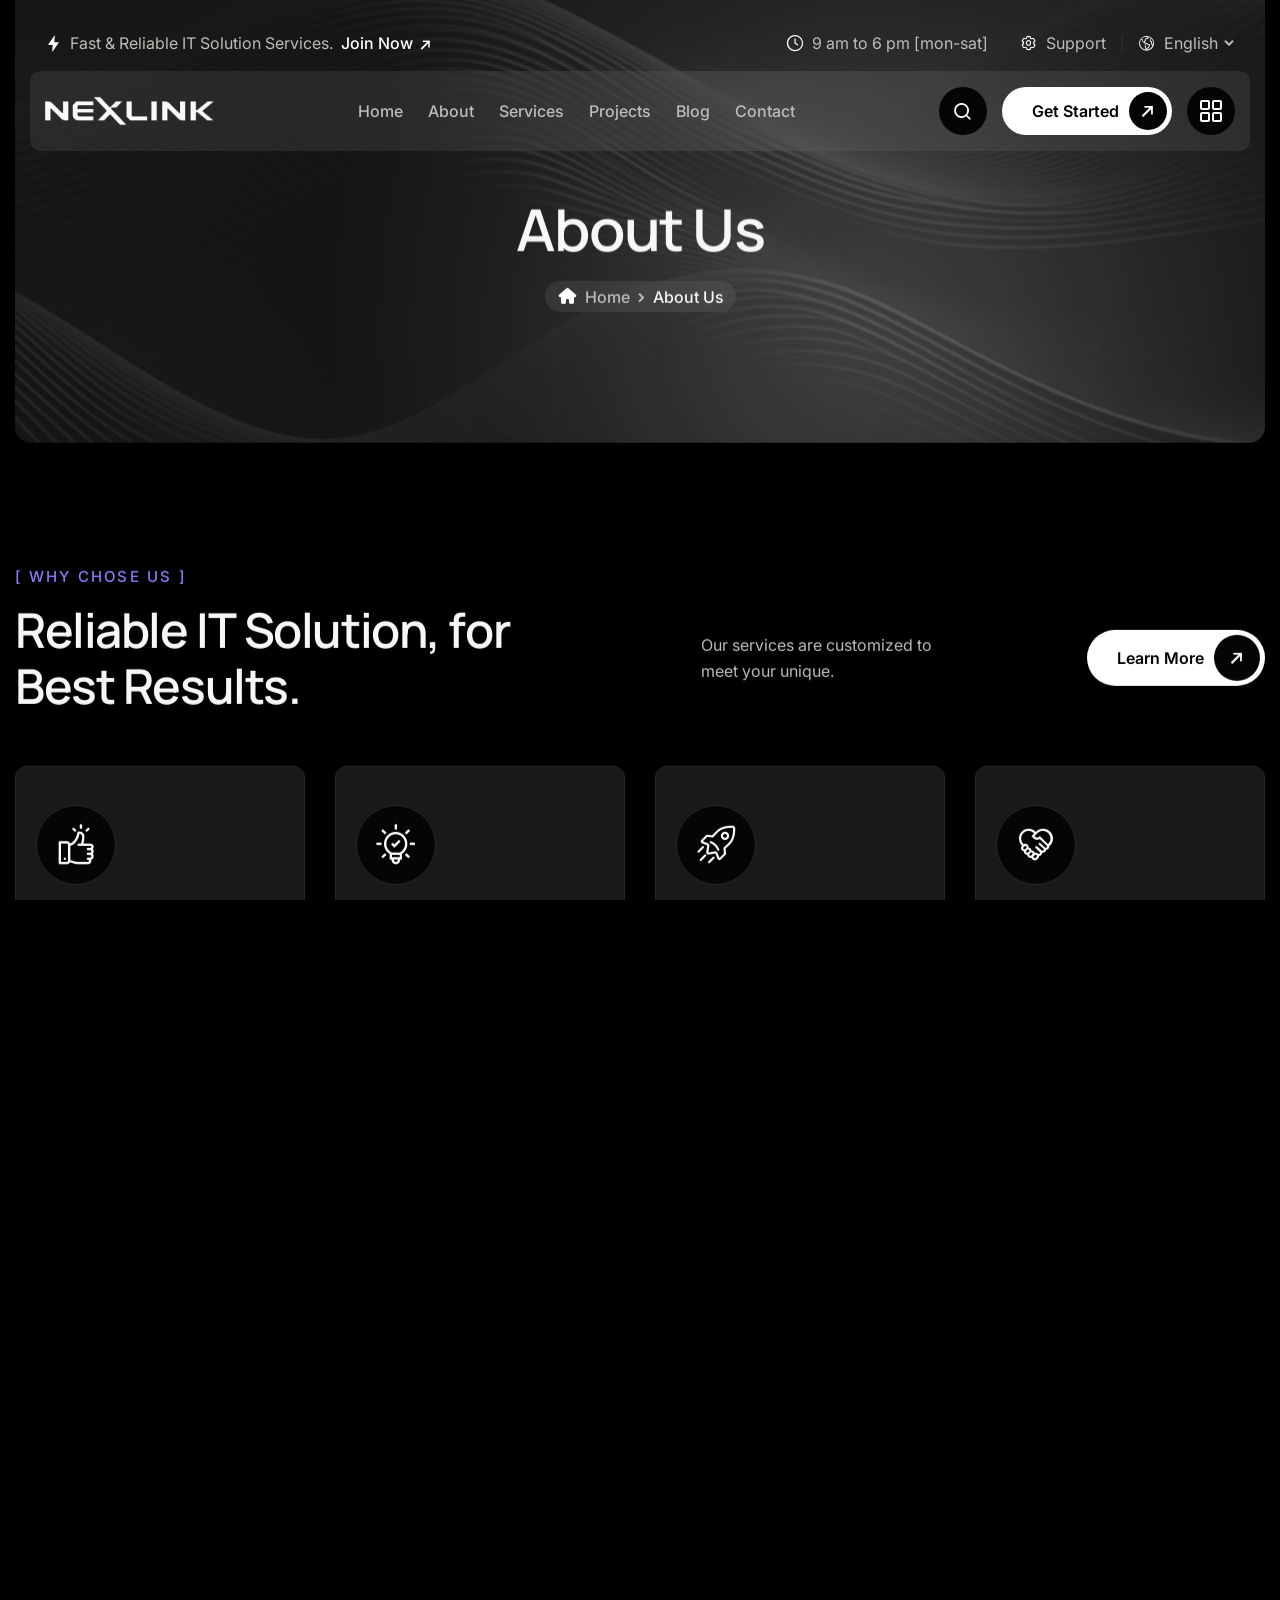
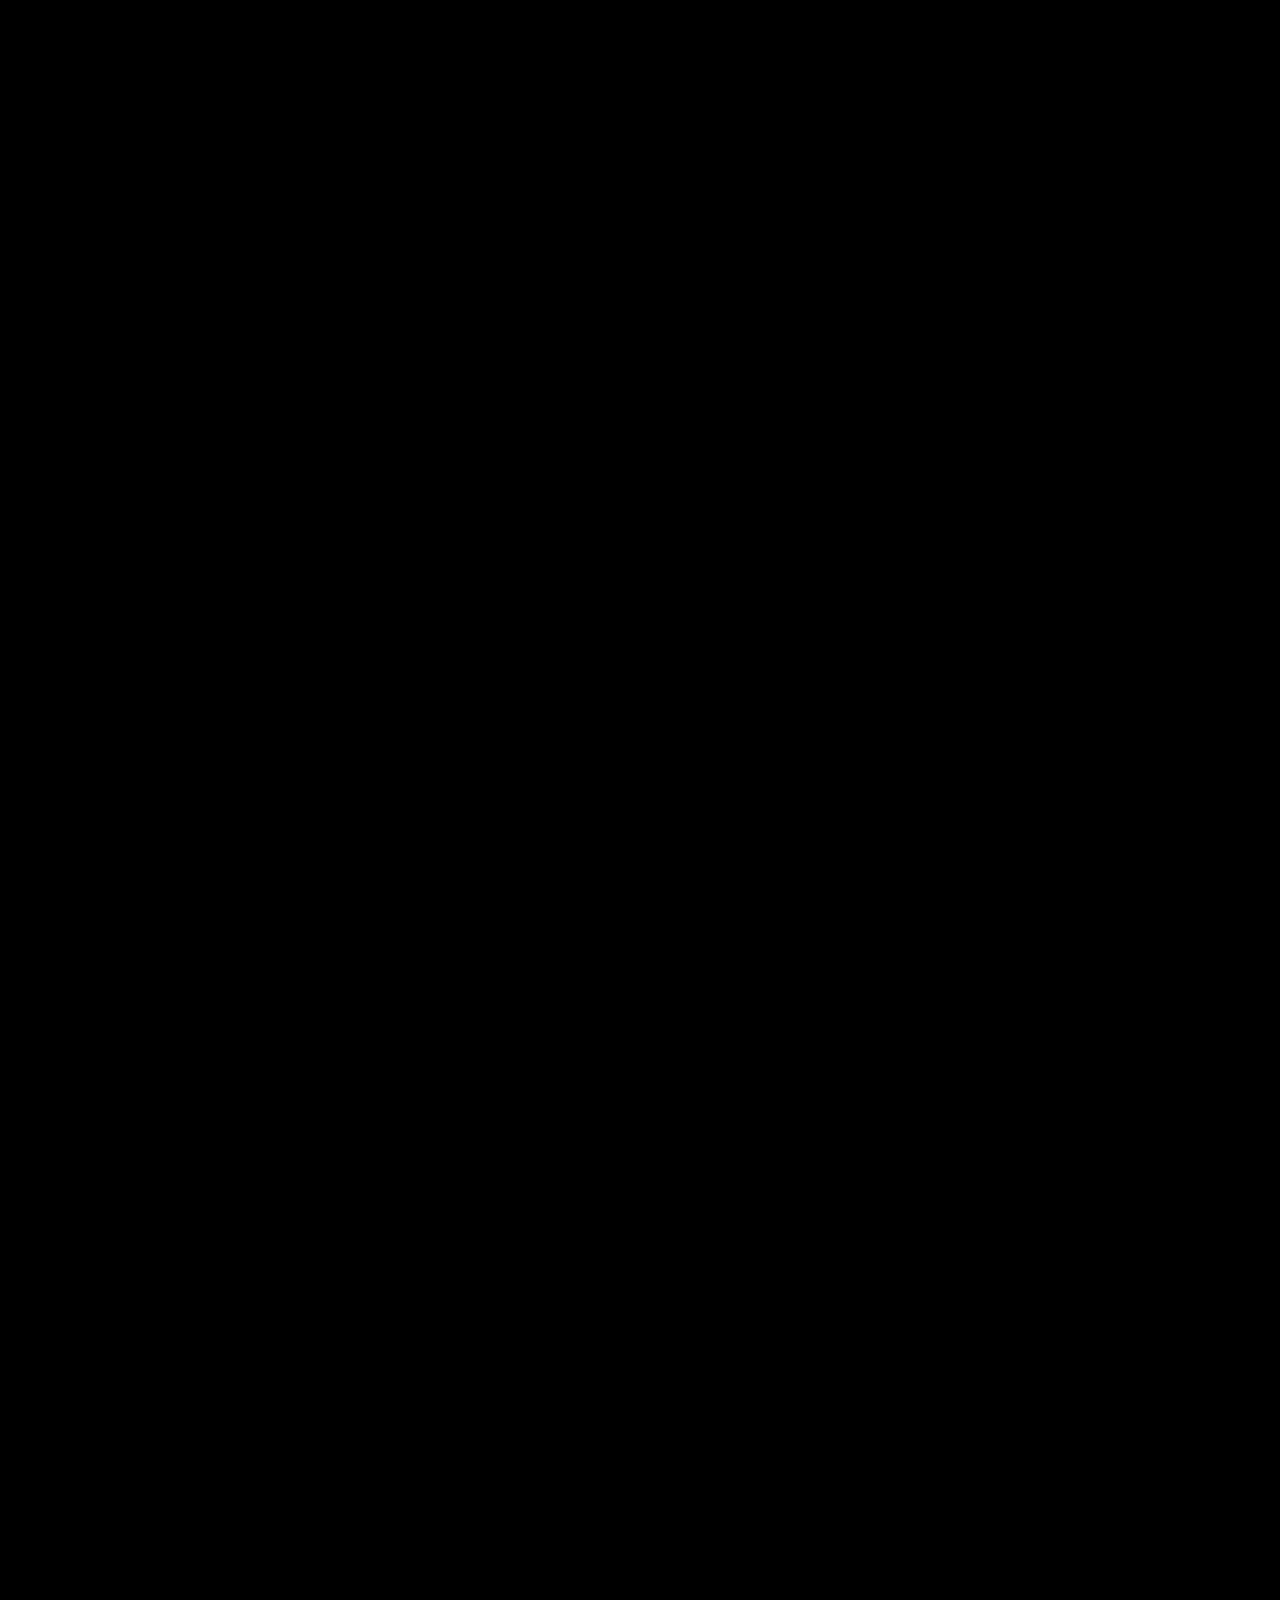
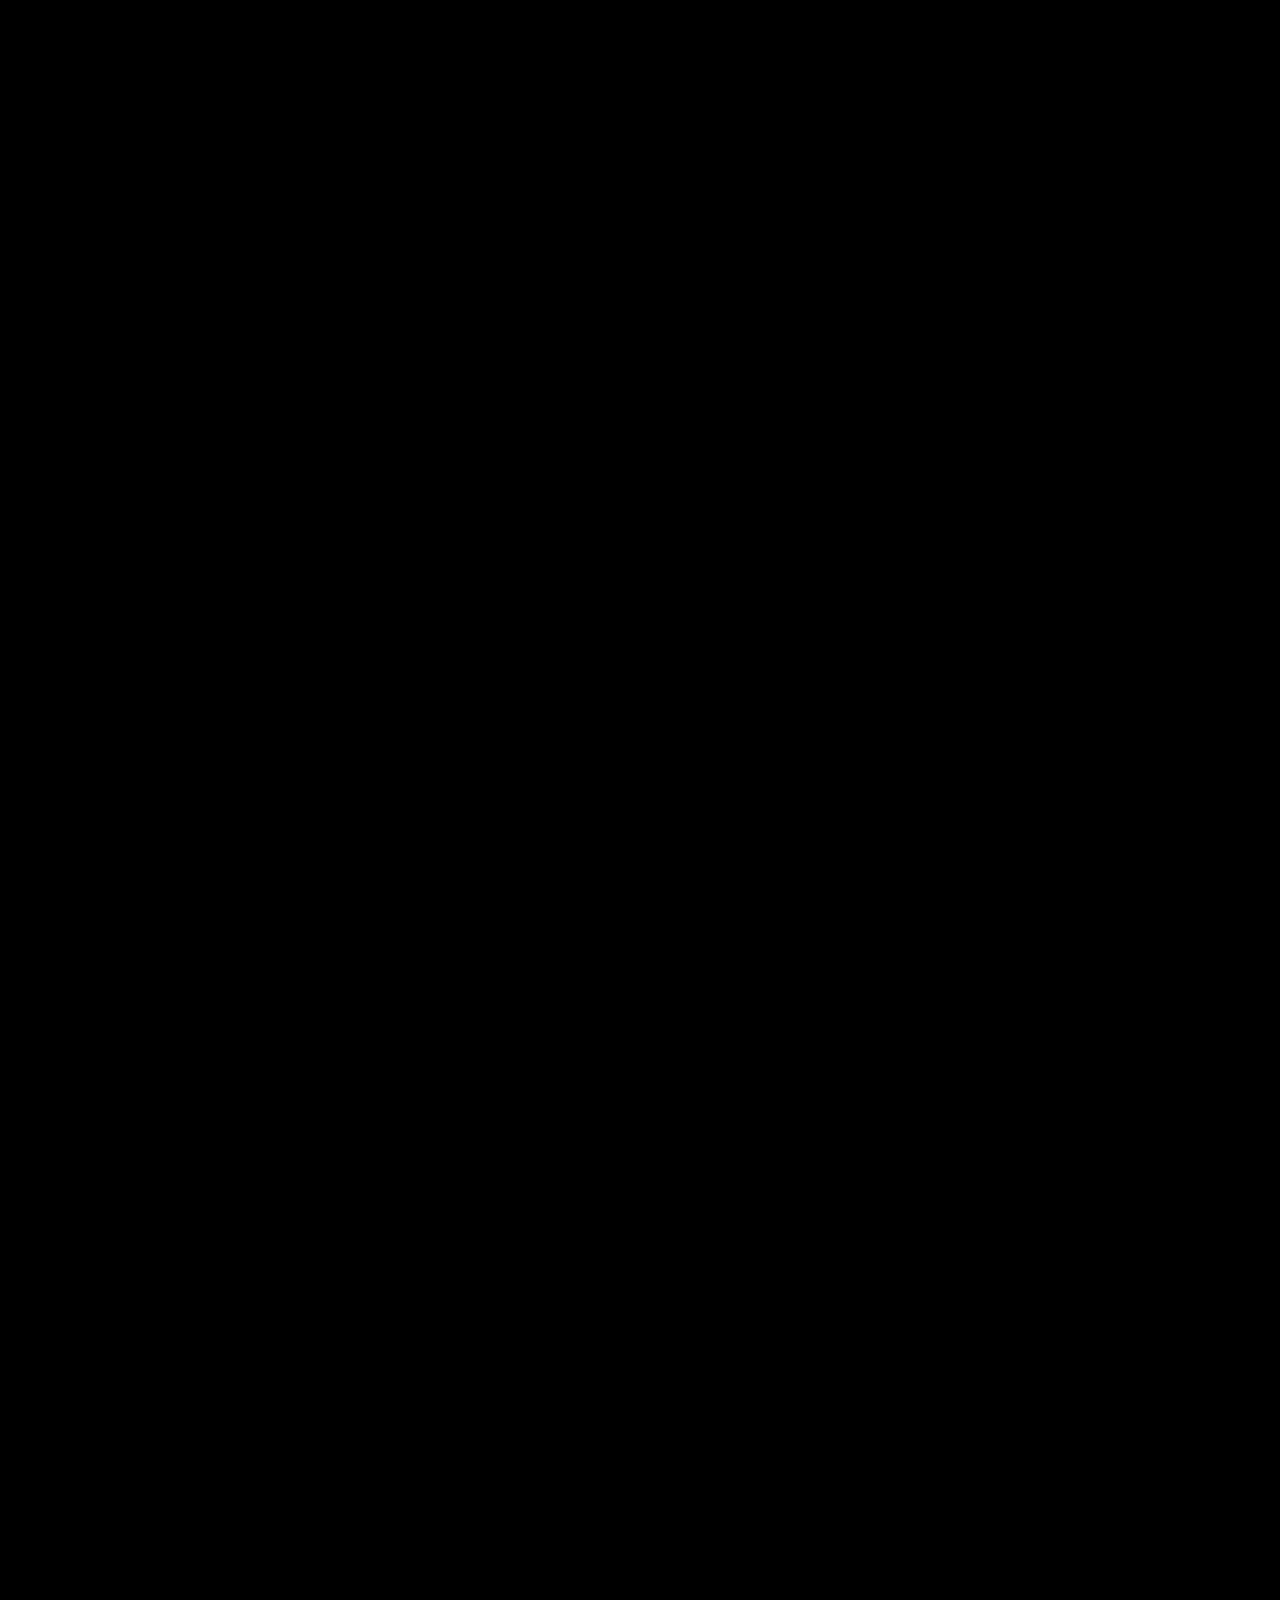
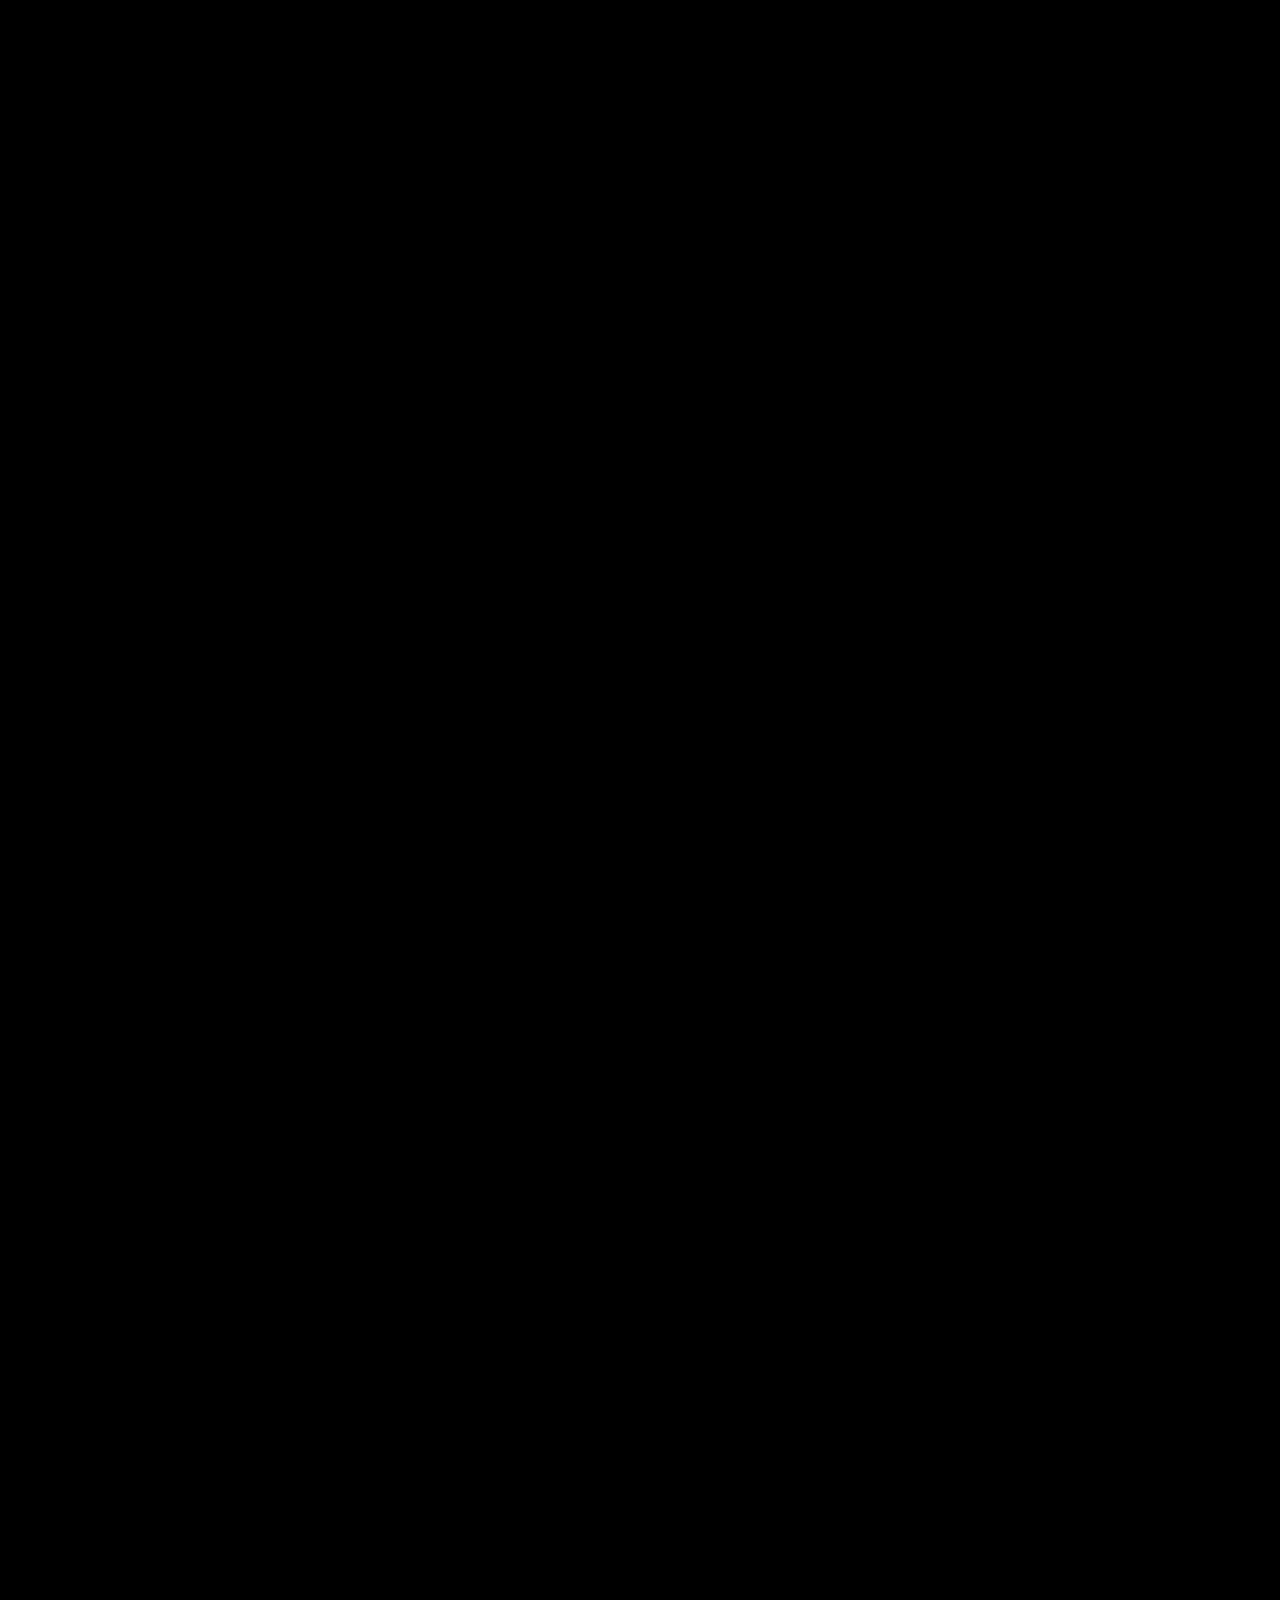
<file: about.html>
<!doctype html>
<html class="no-js" lang="en">

<head>
  <meta charset="utf-8">
  <meta http-equiv="x-ua-compatible" content="ie=edge">
  <meta name="viewport" content="width=device-width, initial-scale=1">
  <meta name="description" content="Intelligent systems simplify operations, reduce friction, and give your organization room to focus on what matters.">

  <!-- Site Title -->
  <title>NexLink – Smarter Operations for Modern Organizations</title>

  <!-- Place favicon.ico in the root directory -->
  <link rel="shortcut icon" type="image/svg+xml" href="assets/images/fav.svg">

  <!-- CSS here -->
  <link rel="stylesheet" href="assets/css/bootstrap.min.css">
  <link rel="stylesheet" href="assets/css/tekmino-icon.css">
  <link rel="stylesheet" href="assets/css/nice-select.css">
  <link rel="stylesheet" href="assets/css/swiper.min.css">
  <link rel="stylesheet" href="assets/css/venobox.min.css">
  <link rel="stylesheet" href="assets/css/meanmenu.css">
  <link rel="stylesheet" href="assets/css/main.css">
</head>

<body>
  <div class="body-overlay"></div>

  <!-- Preloader Start -->
  <div class="preloader is-loading">
    <div class="loading-container">
      <div class="loading"></div>
      <div id="loading-icon"><img src="assets/images/fav.svg" alt="Loading"></div>
    </div>
  </div>
  <!-- Preloader end -->

  <!-- back to top start -->
  <div class="back-to-top-wrapper">
    <button id="back_to_top" type="button" class="back-to-top-btn">
      <span class="back_to_top_icon"><i class="tji-arrow-up-4"></i></span>
      <span class="back_to_top_text">Scroll Top</span>
    </button>
  </div>
  <!-- back to top end -->

  <!-- start: Search Popup -->
  <div class="search_popup">
    <div class="search_close">
      <button type="button" class="search_close_btn">
        <svg width="18" height="18" viewBox="0 0 18 18" fill="none" xmlns="http://www.w3.org/2000/svg">
          <path d="M17 1L1 17" stroke="currentColor" stroke-width="1.5" stroke-linecap="round"
            stroke-linejoin="round" />
          <path d="M1 1L17 17" stroke="currentColor" stroke-width="1.5" stroke-linecap="round"
            stroke-linejoin="round" />
        </svg>
      </button>
    </div>
    <div class="container">
      <div class="row">
        <div class="col-xxl-12">
          <div class="tj_search_wrapper">
            <div class="search_form">
              <form action="#">
                <div class="search_input">
                  <h4 class="title">Search Projects, Service or Blog.</h4>
                  <div class="search-box">
                    <input class="search-input-field" type="search" placeholder="Search here..." required="">
                    <button type="submit">
                      <i class="tji-search"></i>
                    </button>
                  </div>
                </div>
              </form>
            </div>
          </div>
        </div>
      </div>
    </div>
  </div>
  <div class="search-popup-overlay"></div>
  <!-- end: Search Popup -->

  <!-- start: Offcanvas Menu -->
  <div class="tj-offcanvas-area d-none d-lg-block">
    <div class="hamburger_bg"></div>
    <div class="hamburger_wrapper">
      <div class="hamburger_inner">
        <div class="hamburger_top d-flex align-items-center justify-content-between">
          <div class="hamburger_logo">
            <a href="index.html" class="mobile_logo">
              <img src="assets/images/logos/nexlink-logo-white.png" alt="Logo">
            </a>
          </div>
          <div class="hamburger_close">
            <button class="hamburger_close_btn">
              <svg width="18" height="18" viewBox="0 0 18 18" fill="none" xmlns="http://www.w3.org/2000/svg">
                <path d="M17 1L1 17" stroke="currentColor" stroke-width="1.5" stroke-linecap="round"
                  stroke-linejoin="round" />
                <path d="M1 1L17 17" stroke="currentColor" stroke-width="1.5" stroke-linecap="round"
                  stroke-linejoin="round" />
              </svg>
            </button>
          </div>
        </div>
        <div class="offcanvas-text">
          <p>Developing personalize our customer journeys to increase satisfaction & loyalty of our expansion recognized
            by industry leaders.</p>
        </div>
        <div class="hamburger-search-area">
          <h5 class="hamburger-title">Search Now!</h5>
          <div class="hamburger_search">
            <form method="get" action="index.html">
              <button type="submit"><i class="tji-search"></i></button>
              <input type="search" autocomplete="off" name="s" value="" placeholder="Search here...">
            </form>
          </div>
        </div>
        <div class="hamburger-infos">
          <h5 class="hamburger-title">Contact Info</h5>
          <div class="contact-info">
            <div class="contact-item">
              <span class="subtitle">Phone</span>
              <a class="contact-link" href="tel:10095447818">+1 (009) 544-7818</a>
            </div>
            <div class="contact-item">
              <span class="subtitle">Email</span>
              <a class="contact-link" href="mailto:info@nexlink.com">info@nexlink.com</a>
            </div>
            <div class="contact-item">
              <span class="subtitle">Location</span>
              <span class="contact-link">993 Renner Burg, West Rond, MT 94251-030</span>
            </div>
          </div>
        </div>
      </div>
      <div class="hamburger-socials">
        <h5 class="hamburger-title">Follow Us</h5>
        <div class="social-links style-2">
          <ul>
            <li><a href="https://www.facebook.com/" target="_blank"><i class="tji-facebook"></i></a></li>
            <li><a href="https://www.linkedin.com/" target="_blank"><i class="tji-linkedin"></i></a></li>
            <li><a href="https://www.instagram.com/" target="_blank"><i class="tji-instagram"></i></a></li>
            <li><a href="https://x.com/" target="_blank"><i class="tji-x-twitter"></i></a></li>
          </ul>
        </div>
      </div>
    </div>
  </div>
  <!-- end: Offcanvas Menu -->

  <!-- start: Hamburger Menu -->
  <div class="hamburger-area d-lg-none">
    <div class="hamburger_bg"></div>
    <div class="hamburger_wrapper">
      <div class="hamburger_inner">
        <div class="hamburger_top d-flex align-items-center justify-content-between">
          <div class="hamburger_logo">
            <a href="index.html" class="mobile_logo">
              <img src="assets/images/logos/nexlink-logo-white.png" alt="Logo">
            </a>
          </div>
          <div class="hamburger_close">
            <button class="hamburger_close_btn">
              <svg width="18" height="18" viewBox="0 0 18 18" fill="none" xmlns="http://www.w3.org/2000/svg">
                <path d="M17 1L1 17" stroke="currentColor" stroke-width="1.5" stroke-linecap="round"
                  stroke-linejoin="round" />
                <path d="M1 1L17 17" stroke="currentColor" stroke-width="1.5" stroke-linecap="round"
                  stroke-linejoin="round" />
              </svg>
            </button>
          </div>
        </div>
        <div class="hamburger_menu">
          <div class="mobile_menu"></div>
        </div>
        <div class="hamburger-infos">
          <h5 class="hamburger-title">Contact Info</h5>
          <div class="contact-info">
            <div class="contact-item">
              <span class="subtitle">Phone</span>
              <a class="contact-link" href="tel:8089091313">808-909-1313</a>
            </div>
            <div class="contact-item">
              <span class="subtitle">Email</span>
              <a class="contact-link" href="mailto:info@nexlink.com">info@nexlink.com</a>
            </div>
            <div class="contact-item">
              <span class="subtitle">Location</span>
              <span class="contact-link">993 Renner Burg, West Rond, MT 94251-030</span>
            </div>
          </div>
        </div>
      </div>
      <div class="hamburger-socials">
        <h5 class="hamburger-title">Follow Us</h5>
        <div class="social-links style-2">
          <ul>
            <li><a href="https://www.facebook.com/" target="_blank"><i class="tji-facebook"></i></a></li>
            <li><a href="https://www.linkedin.com/" target="_blank"><i class="tji-linkedin"></i></a></li>
            <li><a href="https://www.instagram.com/" target="_blank"><i class="tji-instagram"></i></a></li>
            <li><a href="https://x.com/" target="_blank"><i class="tji-x-twitter"></i></a></li>
          </ul>
        </div>
      </div>
    </div>
  </div>
  <!-- end: Hamburger Menu -->

  <!-- start: Header Area -->
  <header class="header-area header-1 header-absolute">
    <div class="header-top d-lg-block d-none">
      <div class="container-fluid">
        <div class="row">
          <div class="col-12">
            <div class="header-top-content">
              <p class="topbar-text"><i class="tji-spark"></i> Fast & Reliable IT Solution Services. <a
                  href="contact.html">Join Now</a>
              </p>
              <div class="header-info">
                <div class="info-item">
                  <span><i class="tji-clock"></i></span>
                  <span>9 am to 6 pm [mon-sat]</span>
                </div>
                <div class="info-item">
                  <span><i class="tji-gear"></i></span>
                  <a href="contact.html">Support</a>
                </div>
                <div class="info-item">
                  <span><i class="tji-globe"></i></span>
                  <div class="tj-select">
                    <select class="nice-select">
                      <option value="1">English</option>
                      <option value="2">Arabic</option>
                      <option value="3">Spanish</option>
                    </select>
                  </div>
                </div>
              </div>
            </div>
          </div>
        </div>
      </div>
    </div>
    <div class="header-bottom">
      <div class="container-fluid">
        <div class="row">
          <div class="col-12">
            <div class="header-wrapper">
              <!-- site logo -->
              <div class="site_logo">
                <a class="logo" href="index.html"><img src="assets/images/logos/nexlink-logo-white.png" alt="Logo"></a>
              </div>

              <!-- navigation -->
              <div class="menu-area d-none d-lg-inline-flex align-items-center">
                <nav id="mobile-menu" class="mainmenu">
                  <ul>
                    <li><a href="index-3.html">Home</a></li>
                    <li><a href="about.html">About</a></li>
                    <li><a href="service.html">Services</a></li>
                    <li><a href="project.html">Projects</a></li>
                    <li><a href="blog.html">Blog</a></li>
                    <li><a href="contact.html">Contact</a></li>
                  </ul>
                </nav>
              </div>

              <!-- header right info -->
              <div class="header-right-item d-none d-lg-inline-flex">
                <div class="header-search">
                  <button class="search">
                    <i class="tji-search"></i>
                  </button>
                </div>
                <div class="header-button d-xl-block d-none">
                  <a class="tj-primary-btn" href="contact.html">
                    <span class="btn-text"><span>Get Started</span></span>
                    <span class="btn-icon"><i class="tji-arrow-right-2"></i></span>
                  </a>
                </div>
                <!-- menu bar -->
                <button class="menu_btn menu_offcanvas d-none d-lg-block">
                  <span class="cubes">
                    <span></span>
                    <span></span>
                    <span></span>
                    <span></span>
                  </span>
                </button>
              </div>

              <!-- menu bar -->
              <button class="menu_btn mobile_menu_bar d-lg-none">
                <span class="cubes">
                  <span></span>
                  <span></span>
                  <span></span>
                  <span></span>
                </span>
              </button>
            </div>
          </div>
        </div>
      </div>
    </div>
  </header>
  <!-- end: Header Area -->

  <!-- start: Header Area -->
  <header class="header-area header-1 header-duplicate header-sticky">
    <div class="header-bottom">
      <div class="container-fluid">
        <div class="row">
          <div class="col-12">
            <div class="header-wrapper">
              <!-- site logo -->
              <div class="site_logo">
                <a class="logo" href="index.html"><img src="assets/images/logos/nexlink-logo-white.png" alt="Logo"></a>
              </div>

              <!-- navigation -->
              <div class="menu-area d-none d-lg-inline-flex align-items-center">
                <nav class="mainmenu">
                  <ul>
                    <li><a href="index-3.html">Home</a></li>
                    <li><a href="about.html">About</a></li>
                    <li><a href="service.html">Services</a></li>
                    <li><a href="project.html">Projects</a></li>
                    <li><a href="blog.html">Blog</a></li>
                    <li><a href="contact.html">Contact</a></li>
                  </ul>
                </nav>
              </div>

              <!-- header right info -->
              <div class="header-right-item d-none d-lg-inline-flex">
                <div class="header-search">
                  <button class="search">
                    <i class="tji-search"></i>
                  </button>
                </div>
                <div class="header-button d-xl-block d-none">
                  <a class="tj-primary-btn" href="contact.html">
                    <span class="btn-text"><span>Get Started</span></span>
                    <span class="btn-icon"><i class="tji-arrow-right-2"></i></span>
                  </a>
                </div>
                <!-- menu bar -->
                <button class="menu_btn menu_offcanvas d-none d-lg-block">
                  <span class="cubes">
                    <span></span>
                    <span></span>
                    <span></span>
                    <span></span>
                  </span>
                </button>
              </div>

              <!-- menu bar -->
              <button class="menu_btn mobile_menu_bar d-lg-none">
                <span class="cubes">
                  <span></span>
                  <span></span>
                  <span></span>
                  <span></span>
                </span>
              </button>
            </div>
          </div>
        </div>
      </div>
    </div>
  </header>
  <!-- end: Header Area -->

  <div id="smooth-wrapper">
    <div id="smooth-content">

      <main id="primary" class="site-main">
        <div class="top-space-30"></div>
        <!-- start: Breadcrumb Section -->
        <section class="tj-page-header fix">
          <div class="hero-bg" data-bg-image="assets/images/hero/hero-bg.webp"></div>
          <div class="container">
            <div class="row">
              <div class="col-lg-12">
                <div class="tj-page-header-content text-center">
                  <h1 class="tj-page-title tj-split-text-2">About Us</h1>
                  <div class="tj-page-link tj-fade-anim" data-delay="0.3">
                    <span><i class="tji-home"></i></span>
                    <span>
                      <a href="index.html">Home</a>
                    </span>
                    <span><i class="tji-arrow-right"></i></span>
                    <span>
                      <span>About Us</span>
                    </span>
                  </div>
                </div>
              </div>
            </div>
          </div>

        </section>
        <!-- end: Breadcrumb Section -->

        <!-- start: Choose Section -->
        <section class="tj-choose-section fix section-gap">
          <div class="container">
            <div class="row">
              <div class="col-12">
                <div class="sec-heading">
                  <span class="sub-title tj-fade-anim">[ Why Chose Us ]</span>
                  <div class="sec-heading-inner">
                    <h2 class="sec-title tj-split-text-1">Reliable IT Solution, for Best Results.</h2>
                    <div class="tj-fade-anim">
                      <p class="desc">Our services are customized to meet your unique.</p>
                    </div>
                    <div class="tj-fade-anim" data-delay="0.5">
                      <a class="tj-primary-btn d-none d-lg-inline-flex" href="about.html">
                        <span class="btn-text"><span>Learn More</span></span>
                        <span class="btn-icon"><i class="tji-arrow-right-2"></i></span>
                      </a>
                    </div>
                  </div>
                </div>
              </div>
            </div>
            <div class="row rg-30">
              <div class="col-xl-3 col-md-6">
                <div class="choose-box tj-fade-anim" data-delay=".3" data-duration="1" data-direction="top">
                  <div class="choose-inner">
                    <div class="choose-icon">
                      <i class="tji-thumbs-up"></i>
                    </div>
                    <div class="choose-content">
                      <h4 class="title">Proven Track Record</h4>
                      <p class="desc">With a portfolio of successful projects and satisfied clients, we have a
                        reputation.
                      </p>
                    </div>
                  </div>
                </div>
              </div>
              <div class="col-xl-3 col-md-6">
                <div class="choose-box tj-fade-anim" data-delay=".3" data-duration="1" data-direction="bottom">
                  <div class="choose-inner">
                    <div class="choose-icon">
                      <i class="tji-idea"></i>
                    </div>
                    <div class="choose-content">
                      <h4 class="title">Tailored Solutions</h4>
                      <p class="desc">Our services are customized to meet your unique business needs, ensuring.</p>
                    </div>
                  </div>
                </div>
              </div>
              <div class="col-xl-3 col-md-6">
                <div class="choose-box tj-fade-anim" data-delay=".3" data-duration="1" data-direction="top">
                  <div class="choose-inner">
                    <div class="choose-icon">
                      <i class="tji-rocket"></i>
                    </div>
                    <div class="choose-content">
                      <h4 class="title">Future Technologies</h4>
                      <p class="desc">Stay ahead of the competition with AI, cloud computing, and automation solutions.
                      </p>
                    </div>
                  </div>
                </div>
              </div>
              <div class="col-xl-3 col-md-6">
                <div class="choose-box tj-fade-anim" data-delay=".3" data-duration="1" data-direction="bottom">
                  <div class="choose-inner">
                    <div class="choose-icon">
                      <i class="tji-hand-2"></i>
                    </div>
                    <div class="choose-content">
                      <h4 class="title">24/7 Support</h4>
                      <p class="desc">Stay ahead of the competition with AI, cloud computing, and automation solutions.
                      </p>
                    </div>
                  </div>
                </div>
              </div>
            </div>
            <div class="d-lg-none text-center mt-40">
              <a class="tj-primary-btn" href="about.html">
                <span class="btn-text"><span>Learn More</span></span>
                <span class="btn-icon"><i class="tji-arrow-right-2"></i></span>
              </a>
            </div>
          </div>
        </section>
        <!-- end: Choose Section -->

        <!-- start: About Section -->
        <section class="tj-about-section tj-about-section-2 section-gap-x">
          <div class="container tj-about-container">
            <div class="row">
              <div class="col-lg-6 col-xxl-7 order-lg-1 order-2">
                <div class="about-left ">
                  <div class="about-img">
                    <div class="img-reveal-1">
                      <img src="assets/images/about/h2-about-banner.webp" alt="Image">
                    </div>
                  </div>
                </div>
              </div>
              <div class="col-lg-6 col-xxl-5 order-lg-2 order-1">
                <div class="about-content-area fix">
                  <div class="sec-heading">
                    <span class="sub-title tj-fade-anim">[ About NexLink ]</span>
                    <h2 class="sec-title tj-split-text-1">Driving Innovation Through AI and New Technology, Delivering
                      Tailored.
                    </h2>
                  </div>
                  <div class="about-bottom">
                    <div class="about-logo tj-fade-anim" data-delay="0.3">
                      <div class="about-logo-icon">
                        <img src="assets/images/logos/logo-icon.webp" alt="">
                      </div>
                      <div class="about-logo-text">
                        <img src="assets/images/logos/logo-text.webp" alt="">
                      </div>
                    </div>
                    <div class="about-features-wrap tj-fade-anim" data-delay="0.5">
                      <div class="about-features">
                        <div class="about-features-item">
                          <h4 class="title">Our Mission</h4>
                          <p class="desc">Revolutionize the way you work the our solutions designed to meet the
                            challenges
                            of today business lands revolutionize.</p>
                        </div>
                        <div class="about-features-item">
                          <h4 class="title">Our Vision</h4>
                          <p class="desc">Revolutionize the way you work the solutions designed to meet unique
                            challenges of
                            today’s business landscape revolutionize.</p>
                        </div>
                      </div>
                      <div class="tj-fade-anim" data-delay="0.3">
                        <a class="tj-primary-btn style-2 style-3 mt-15" href="about.html">
                          <span class="btn-text"><span>Learn More</span></span>
                          <span class="btn-icon"><i class="tji-arrow-right-2"></i></span>
                        </a>
                      </div>
                    </div>
                  </div>
                </div>
              </div>
            </div>
          </div>
          <div class="tj-countup-section-2 section-gap-bottom pt-90">
            <div class="container">
              <div class="row">
                <div class="col-12">
                  <div class="about-funfact funfact-3 tj-fade-anim">
                    <div class="countup-item">
                      <div class="countup-icon">
                        <i class="tji-hand"></i>
                      </div>
                      <div class="inline-content">
                        <span class="counter">10</span>
                        <span class="count-plus">K+</span>
                      </div>
                      <span class="count-text">Engaged Customers</span>
                    </div>
                    <div class="countup-item">
                      <div class="countup-icon">
                        <i class="tji-trophy"></i>
                      </div>
                      <div class="inline-content">
                        <span class="counter">99</span>
                        <span class="count-plus">%</span>
                      </div>
                      <span class="count-text">Customer Success Stories</span>
                    </div>
                    <div class="countup-item">
                      <div class="countup-icon">
                        <i class="tji-team"></i>
                      </div>
                      <div class="inline-content">
                        <span class="counter">80</span>
                        <span class="count-plus">+</span>
                      </div>
                      <span class="count-text">Team of Professionals</span>
                    </div>
                    <div class="countup-item">
                      <div class="countup-icon">
                        <i class=" tji-growth"></i>
                      </div>
                      <div class="inline-content">
                        <span class="counter">10</span>
                        <span class="count-plus">x</span>
                      </div>
                      <span class="count-text">More Faster Growth</span>
                    </div>
                  </div>
                </div>
              </div>
            </div>
          </div>

        </section>
        <!-- end: About Section -->

        <!-- start: Team Section -->
        <section class="tj-team-section section-gap">
          <div class="container">
            <div class="row">
              <div class="col-12">
                <div class="sec-heading">
                  <span class="sub-title tj-fade-anim">[ Meet Our Team ]</span>
                  <div class="sec-heading-inner">
                    <h2 class="sec-title tj-split-text-1">Creative Minds Behind our Team</h2>
                    <div class="tj-fade-anim" data-delay="0.1">
                      <p class="desc">Our teams are customized to meet your unique ideas.</p>
                    </div>
                    <div class="tj-fade-anim" data-delay="0.3">
                      <a class="tj-primary-btn d-none d-lg-inline-flex" href="team.html">
                        <span class="btn-text"><span>More Member</span></span>
                        <span class="btn-icon"><i class="tji-arrow-right-2"></i></span>
                      </a>
                    </div>
                  </div>
                </div>
              </div>
            </div>
            <div class="row rg-30">
              <div class="col-lg-3 col-sm-6">
                <div class="team-item img-reveal-2">
                  <div class="team-img">
                    <img src="assets/images/team/team-1.webp" alt="Image">
                    <div class="social-links">
                      <span class="share-icon"><i class="tji-share"></i></span>
                      <ul>
                        <li><a href="https://www.facebook.com/" target="_blank"><i class="tji-facebook"></i></a></li>
                        <li><a href="https://www.instagram.com/" target="_blank"><i class="tji-instagram"></i></a></li>
                        <li><a href="https://www.linkedin.com/" target="_blank"><i class="tji-linkedin"></i></a></li>
                      </ul>
                    </div>
                  </div>
                  <div class="team-content">
                    <h4 class="title"><a href="team-details.html">Eade Marren</a></h4>
                    <span class="designation">Chief Executive</span>
                  </div>
                </div>
              </div>
              <div class="col-lg-3 col-sm-6">
                <div class="team-item img-reveal-2">
                  <div class="team-img">
                    <img src="assets/images/team/team-2.webp" alt="Image">
                    <div class="social-links">
                      <span class="share-icon"><i class="tji-share"></i></span>
                      <ul>
                        <li><a href="https://www.facebook.com/" target="_blank"><i class="tji-facebook"></i></a></li>
                        <li><a href="https://www.instagram.com/" target="_blank"><i class="tji-instagram"></i></a></li>
                        <li><a href="https://www.linkedin.com/" target="_blank"><i class="tji-linkedin"></i></a></li>
                      </ul>
                    </div>
                  </div>
                  <div class="team-content">
                    <h4 class="title"><a href="team-details.html">Savannah Ngueen</a></h4>
                    <span class="designation">Operations Head</span>
                  </div>
                </div>
              </div>
              <div class="col-lg-3 col-sm-6">
                <div class="team-item img-reveal-2">
                  <div class="team-img">
                    <img src="assets/images/team/team-3.webp" alt="Image">
                    <div class="social-links">
                      <span class="share-icon"><i class="tji-share"></i></span>
                      <ul>
                        <li><a href="https://www.facebook.com/" target="_blank"><i class="tji-facebook"></i></a></li>
                        <li><a href="https://www.instagram.com/" target="_blank"><i class="tji-instagram"></i></a></li>
                        <li><a href="https://www.linkedin.com/" target="_blank"><i class="tji-linkedin"></i></a></li>
                      </ul>
                    </div>
                  </div>
                  <div class="team-content">
                    <h4 class="title"><a href="team-details.html">Cameron William</a></h4>
                    <span class="designation">Marketing Lead</span>
                  </div>
                </div>
              </div>
              <div class="col-lg-3 col-sm-6">
                <div class="team-item img-reveal-2">
                  <div class="team-img">
                    <img src="assets/images/team/team-4.webp" alt="Image">
                    <div class="social-links">
                      <span class="share-icon"><i class="tji-share"></i></span>
                      <ul>
                        <li><a href="https://www.facebook.com/" target="_blank"><i class="tji-facebook"></i></a></li>
                        <li><a href="https://www.instagram.com/" target="_blank"><i class="tji-instagram"></i></a></li>
                        <li><a href="https://www.linkedin.com/" target="_blank"><i class="tji-linkedin"></i></a></li>
                      </ul>
                    </div>
                  </div>
                  <div class="team-content">
                    <h4 class="title"><a href="team-details.html">Olivia Fox</a></h4>
                    <span class="designation">Business Director</span>
                  </div>
                </div>
              </div>
            </div>
            <div class="d-lg-none text-center mt-40">
              <a class="tj-primary-btn" href="team.html">
                <span class="btn-text"><span>More Member</span></span>
                <span class="btn-icon"><i class="tji-arrow-right-2"></i></span>
              </a>
            </div>
          </div>
        </section>
        <!-- end: Team Section -->

        <!-- start: Testimonial Section -->
        <div class="tj-testimonial-section tj-testimonial-section-4 section-gap-x">
          <div class="marquee-area">
            <div class="scroll-slider">
              <div class="scroll-wrapper">
                <div class="marquee-item">
                  <h3 class="marquee-text">/</h3>
                  <h3 class="marquee-text">Clients Feedback</h3>
                </div>
                <div class="marquee-item">
                  <h3 class="marquee-text">/</h3>
                  <h3 class="marquee-text">Clients Feedback</h3>
                </div>
                <div class="marquee-item">
                  <h3 class="marquee-text">/</h3>
                  <h3 class="marquee-text">Clients Feedback</h3>
                </div>
                <div class="marquee-item">
                  <h3 class="marquee-text">/</h3>
                  <h3 class="marquee-text">Clients Feedback</h3>
                </div>
                <div class="marquee-item">
                  <h3 class="marquee-text">/</h3>
                  <h3 class="marquee-text">Clients Feedback</h3>
                </div>
              </div>
              <div class="scroll-wrapper">
                <div class="marquee-item">
                  <h3 class="marquee-text">/</h3>
                  <h3 class="marquee-text">Clients Feedback</h3>
                </div>
                <div class="marquee-item">
                  <h3 class="marquee-text">/</h3>
                  <h3 class="marquee-text">Clients Feedback</h3>
                </div>
                <div class="marquee-item">
                  <h3 class="marquee-text">/</h3>
                  <h3 class="marquee-text">Clients Feedback</h3>
                </div>
                <div class="marquee-item">
                  <h3 class="marquee-text">/</h3>
                  <h3 class="marquee-text">Clients Feedback</h3>
                </div>
                <div class="marquee-item">
                  <h3 class="marquee-text">/</h3>
                  <h3 class="marquee-text">Clients Feedback</h3>
                </div>
              </div>
            </div>
          </div>
          <div class="testimonial-area gap-top">
            <div class="container-fluid">
              <div class="row">
                <div class="col-12">
                  <div class="testimonial-wrapper">
                    <div class="swiper client-thumb">
                      <div class="swiper-wrapper">
                        <div class="swiper-slide thumb-item">
                          <div class="thumb-img">
                            <img src="assets/images/testimonial/client-1.webp" alt="Image">
                          </div>
                          <div class="author-header">
                            <h4 class="title">Mevon Lane</h4>
                            <span class="designation">Co. Founder</span>
                          </div>
                        </div>
                        <div class="swiper-slide thumb-item">
                          <div class="thumb-img">
                            <img src="assets/images/testimonial/client-2.webp" alt="Image">
                          </div>
                          <div class="author-header">
                            <h4 class="title">Ralph Edwards</h4>
                            <span class="designation">Co. Founder</span>
                          </div>
                        </div>
                        <div class="swiper-slide thumb-item">
                          <div class="thumb-img">
                            <img src="assets/images/testimonial/client-3.webp" alt="Image">
                          </div>
                          <div class="author-header">
                            <h4 class="title">Guy Hawkins</h4>
                            <span class="designation">Co. Founder</span>
                          </div>
                        </div>
                      </div>
                    </div>
                    <div class="testimonial-navigation d-none d-md-inline-flex">
                      <div class="slider-prev">
                        <span class="anim-icon">
                          <i class="tji-arrow-left-3"></i>
                          <i class="tji-arrow-left-3"></i>
                        </span>
                      </div>
                      <div class="slider-next">
                        <span class="anim-icon">
                          <i class="tji-arrow-right-3"></i>
                          <i class="tji-arrow-right-3"></i>
                        </span>
                      </div>
                    </div>
                    <div class="swiper testimonial-slider">
                      <div class="swiper-wrapper">
                        <div class="swiper-slide">
                          <div class="testimonial-item">
                            <div class="rating-area">
                              <div class="star-ratings">
                                <div class="fill-ratings" style="width: 90%">
                                  <span>★★★★★</span>
                                </div>
                                <div class="empty-ratings">
                                  <span>★★★★★</span>
                                </div>
                              </div>
                            </div>
                            <div class="desc">
                              <p>Working with Tkmino has been a game-changer for our business. Their team's
                                professionalism,
                                attention to detail, and innovative solutions have helped us streamline operations and
                                achieve our goals faster than we imagined. We truly feel like a valued partner. The
                                results
                                we’ve seen after to be our compnay partnering.</p>
                            </div>
                          </div>
                        </div>
                        <div class="swiper-slide">
                          <div class="testimonial-item">
                            <div class="rating-area">
                              <div class="star-ratings">
                                <div class="fill-ratings" style="width: 90%">
                                  <span>★★★★★</span>
                                </div>
                                <div class="empty-ratings">
                                  <span>★★★★★</span>
                                </div>
                              </div>
                            </div>
                            <div class="desc">
                              <p>Working with Tkmino has been a game-changer for our business. Their team's
                                professionalism,
                                attention to detail, and innovative solutions have helped us streamline operations and
                                achieve our goals faster than we imagined. We truly feel like a valued partner. The
                                results
                                we’ve seen after to be our compnay partnering.</p>
                            </div>
                          </div>
                        </div>
                        <div class="swiper-slide">
                          <div class="testimonial-item">
                            <div class="rating-area">
                              <div class="star-ratings">
                                <div class="fill-ratings" style="width: 90%">
                                  <span>★★★★★</span>
                                </div>
                                <div class="empty-ratings">
                                  <span>★★★★★</span>
                                </div>
                              </div>
                            </div>
                            <div class="desc">
                              <p>Working with Tkmino has been a game-changer for our business. Their team's
                                professionalism,
                                attention to detail, and innovative solutions have helped us streamline operations and
                                achieve our goals faster than we imagined. We truly feel like a valued partner. The
                                results
                                we’ve seen after to be our compnay partnering.</p>
                            </div>
                          </div>
                        </div>
                      </div>
                      <div class="swiper-pagination-area"></div>
                    </div>
                  </div>
                </div>
              </div>
            </div>
          </div>
        </div>
        <!-- end: Testimonial Section -->

        <!-- start: FAQ Section -->
        <section class="tj-faq-section-2 tj-faq-section-3 section-gap fix">
          <div class="container">
            <div class="row">
              <div class="col-lg-6">
                <div class="faq-left">
                  <div class="sec-heading">
                    <span class="sub-title tj-fade-anim">[ Read FAQS ]</span>
                    <h2 class="sec-title tj-split-text-1">Quick Answers For Your Important Questions</h2>
                    <div class="tj-fade-anim">
                      <a class="tj-primary-btn" href="contact.html">
                        <span class="btn-text"><span>Contact Us</span></span>
                        <span class="btn-icon"><i class="tji-arrow-right-2"></i></span>
                      </a>
                    </div>
                  </div>
                  <div class="faq-contact faq-contact-2 tj-fade-anim">
                    <h5 class="title">
                      Getting started is easy! Simply reach out us through our contact form or give us a call & we’ll
                      schedule.
                    </h5>
                    <div class="faq-contact-item">
                      <ul class="faq-contact-list">
                        <li>
                          <img src="./assets/images/testimonial/client-1.webp" alt="">
                        </li>
                        <li>
                          <i class="tji-phone-2"></i>
                        </li>
                      </ul>
                      <div class="faq-contact-number-wrapper">
                        <p class="desc">Call us now</p>
                        <h5 class="faq-contact-number"><a href="tel:+18883338181">+1 (888) 333-8181</a></h5>
                      </div>
                    </div>
                  </div>
                </div>
              </div>
              <div class="col-lg-6">
                <div class="tj_accordion tj_accordion_2 tj_accordion_3" id="tjAccordion01">
                  <div class="accordion_item active tj-fade-anim">
                    <button class="accordion_title" type="button" data-bs-toggle="collapse"
                      data-bs-target="#accordion-1" aria-expanded="true">
                      What services does your company offer?
                    </button>
                    <div id="accordion-1" class="collapse show" data-bs-parent="#tjAccordion01">
                      <div class="accordion-body accordion_content">
                        Our solutions are tailored to meet your unique business needs, improving efficiency, reducing
                        costs,
                        and enabling seamless digital transformation to boost growth and productivity and stay
                        up-to-date
                        with the latest technologies. The consultation phase and keep you informed.
                      </div>
                    </div>
                  </div>
                  <div class="accordion_item tj-fade-anim">
                    <button class="accordion_title collapsed" type="button" data-bs-toggle="collapse"
                      data-bs-target="#accordion-2" aria-expanded="false">
                      How can your IT solutions help my business?
                    </button>
                    <div id="accordion-2" class="collapse" data-bs-parent="#tjAccordion01">
                      <div class="accordion-body accordion_content">
                        Our solutions are tailored to meet your unique business needs, improving efficiency, reducing
                        costs,
                        and enabling seamless digital transformation to boost growth and productivity and stay
                        up-to-date
                        with the latest technologies. The consultation phase and keep you informed.
                      </div>
                    </div>
                  </div>
                  <div class="accordion_item tj-fade-anim">
                    <button class="accordion_title collapsed" type="button" data-bs-toggle="collapse"
                      data-bs-target="#accordion-3" aria-expanded="false">
                      Do you provide support after project completion?
                    </button>
                    <div id="accordion-3" class="collapse" data-bs-parent="#tjAccordion01">
                      <div class="accordion-body accordion_content">
                        Our solutions are tailored to meet your unique business needs, improving efficiency, reducing
                        costs,
                        and enabling seamless digital transformation to boost growth and productivity and stay
                        up-to-date
                        with the latest technologies. The consultation phase and keep you informed.
                      </div>
                    </div>
                  </div>
                  <div class="accordion_item tj-fade-anim">
                    <button class="accordion_title collapsed" type="button" data-bs-toggle="collapse"
                      data-bs-target="#accordion-4" aria-expanded="false">
                      How long does it take to implement an IT solution?
                    </button>
                    <div id="accordion-4" class="collapse" data-bs-parent="#tjAccordion01">
                      <div class="accordion-body accordion_content">
                        Our solutions are tailored to meet your unique business needs, improving efficiency, reducing
                        costs,
                        and enabling seamless digital transformation to boost growth and productivity and stay
                        up-to-date
                        with the latest technologies. The consultation phase and keep you informed.
                      </div>
                    </div>
                  </div>
                  <div class="accordion_item tj-fade-anim">
                    <button class="accordion_title collapsed" type="button" data-bs-toggle="collapse"
                      data-bs-target="#accordion-5" aria-expanded="false">
                      Is my data secure with your solutions?
                    </button>
                    <div id="accordion-5" class="collapse" data-bs-parent="#tjAccordion01">
                      <div class="accordion-body accordion_content">
                        Our solutions are tailored to meet your unique business needs, improving efficiency, reducing
                        costs,
                        and enabling seamless digital transformation to boost growth and productivity and stay
                        up-to-date
                        with the latest technologies. The consultation phase and keep you informed.
                      </div>
                    </div>
                  </div>
                </div>
              </div>
            </div>
          </div>
        </section>
        <!-- end: FAQ Section -->

        <!-- start: Client Section -->
        <section id="client" class="tj-client-section section-gap section-separator">
          <div class="container-fluid">
            <div class="row">
              <div class="col-12">
                <div class="client-content">
                  <h5 class="sec-title">Join Over <span>1000+</span> Companies with NexLink Here</h5>
                </div>
                <div class="swiper client-slider">
                  <div class="swiper-wrapper">
                    <div class="swiper-slide client-item">
                      <div class="client-logo">
                        <img src="assets/images/brands/brand-1.webp" alt="Image">
                      </div>
                    </div>
                    <div class="swiper-slide client-item">
                      <div class="client-logo">
                        <img src="assets/images/brands/brand-2.webp" alt="Image">
                      </div>
                    </div>
                    <div class="swiper-slide client-item">
                      <div class="client-logo">
                        <img src="assets/images/brands/brand-3.webp" alt="Image">
                      </div>
                    </div>
                    <div class="swiper-slide client-item">
                      <div class="client-logo">
                        <img src="assets/images/brands/brand-4.webp" alt="Image">
                      </div>
                    </div>
                    <div class="swiper-slide client-item">
                      <div class="client-logo">
                        <img src="assets/images/brands/brand-5.webp" alt="Image">
                      </div>
                    </div>
                    <div class="swiper-slide client-item">
                      <div class="client-logo">
                        <img src="assets/images/brands/brand-6.webp" alt="Image">
                      </div>
                    </div>
                  </div>
                </div>
              </div>
            </div>
          </div>
        </section>
        <!-- end: Client Section -->

        <!-- start: Cta Section -->
        <section class="tj-cta-section">
          <div class="container">
            <div class="row">
              <div class="col-12">
                <div class="cta-area tj-fade-anim">
                  <div class="cta-content">
                    <h2 class="title">Don’t Miss Out the Future!</h2>
                  </div>
                  <div class="cta-right">
                    <div class="subscribe-form cta-form">
                      <form action="#">
                        <input type="email" name="email" placeholder="Enter email here...">
                        <button class="tj-primary-btn style-2" type="submit">
                          <span class="btn-text"><span>Subscribe Now</span></span>
                          <span class="btn-icon"><i class="tji-bell"></i></span>
                        </button>
                      </form>
                    </div>
                    <div class="social-links cta-social">
                      <span class="title">Follow us:</span>
                      <ul>
                        <li><a href="https://www.facebook.com/" target="_blank"><i class="tji-facebook"></i></a></li>
                        <li><a href="https://www.instagram.com/" target="_blank"><i class="tji-instagram"></i></a></li>
                        <li><a href="https://www.x.com/" target="_blank"><i class="tji-x-twitter"></i></a></li>
                        <li><a href="https://www.linkedin.com/" target="_blank"><i class="tji-linkedin"></i></a></li>
                      </ul>
                    </div>
                  </div>
                </div>
              </div>
            </div>
          </div>
        </section>
        <!-- end: Cta Section -->
      </main>

      <!-- start: Footer Section -->
      <footer class="tj-footer-section footer-1 section-gap-x">
        <div class="bg-img" data-bg-image="assets/images/footer/footer-bg.webp"></div>
        <div class="footer-main-area">
          <div class="container">
            <div class="row">
              <div class="col">
                <div class="footer_widget_wrapper">
                  <div class="footer-widget footer-col-1">
                    <div class="footer-logo">
                      <a href="index.html">
                        <img src="assets/images/logos/nexlink-logo-white.png" alt="Logo">
                      </a>
                    </div>
                    <div class="footer-text">
                      <p>Every great solution start understand the time into learn about.</p>
                    </div>
                    <div class="download-buttons">
                      <a href="https://play.google.com/store/games"><img src="assets/images/footer/google-play.webp"
                          alt=""></a>
                      <a href="https://www.apple.com/app-store/"><img src="assets/images/footer/app-store.webp"
                          alt=""></a>
                    </div>
                  </div>
                  <div class="footer-widget widget-nav-menu">
                    <h5 class="title">Services</h5>
                    <ul>
                      <li><a href="service-details.html"><span>Manage IT Service</span></a></li>
                      <li><a href="service-details.html"><span>Cloud Computing</span></a></li>
                      <li><a href="service-details.html"><span>Cyber Security</span></a></li>
                      <li><a href="service-details.html"><span>Software Develop</span></a></li>
                      <li><a href="service-details.html"><span>Change Manage</span></a></li>
                      <li><a href="service-details.html"><span>IT Consulting</span></a></li>
                    </ul>
                  </div>
                  <div class="footer-widget widget-nav-menu">
                    <h5 class="title">Resourses</h5>
                    <ul>
                      <li><a href="contact.html"><span>Contact Us</span></a></li>
                      <li><a href="blog-details.html"><span>Privacy Policy</span></a></li>
                      <li><a href="about.html"><span>Recognitions</span></a></li>
                      <li><a href="service.html"><span>Careers</span> <span class="badge">New</span></a></li>
                      <li><a href="blog.html"><span>News</span></a></li>
                      <li><a href="project.html"><span>Feedback</span></a></li>
                    </ul>
                  </div>
                  <div class="footer-widget widget-contact">
                    <h5 class="title">Contact Info</h5>
                    <div class="footer-contact-info">
                      <div class="contact-item">
                        <span>993 Renner Burg, West Rond, MT 94251-030, USA.</span>
                      </div>
                      <div class="contact-item">
                        <a href="tel:10095447818">P: +1 (009) 544-7818</a>
                        <a href="mailto:support@nexlink.com">E: support@nexlink.com</a>
                      </div>
                      <div class="contact-item">
                        <span><i class="tji-clock"></i> Mon-Fri 09am-06pm</span>
                      </div>
                    </div>
                  </div>
                </div>
              </div>
            </div>
          </div>
        </div>
        <div class="tj-copyright-area">
          <div class="copyright-wrap">
            <div class="container">
              <div class="row">
                <div class="col-12">
                  <div class="copyright-content-area">
                    <div class="copyright-text">
                      <p><a href="https://themeforest.net/user/theme-junction/portfolio" target="_blank">NexLink</a>
                        &copy;
                        2025. All right reserved.</p>
                    </div>
                    <div class="copyright-menu">
                      <ul>
                        <li><a href="contact.html">Privacy & Policy</a></li>
                        <li><a href="contact.html">Terms & Condition</a></li>
                      </ul>
                    </div>
                  </div>
                </div>
              </div>
            </div>
          </div>
        </div>
      </footer>
      <!-- end: Footer Section -->
    </div>
  </div>

  <!-- JS here -->
  <script src="assets/js/jquery.min.js"></script>
  <script src="assets/js/bootstrap.bundle.min.js"></script>
  <script src="assets/js/gsap.min.js"></script>
  <script src="assets/js/gsap-scroll-smoother.js"></script>
  <script src="assets/js/gsap-scroll-to-plugin.min.js"></script>
  <script src="assets/js/gsap-scroll-trigger.min.js"></script>
  <script src="assets/js/gsap-split-text.min.js"></script>
  <script src="assets/js/jquery.nice-select.min.js"></script>
  <script src="assets/js/swiper.min.js"></script>
  <script src="assets/js/waypoints.min.js"></script>
  <script src="assets/js/counterup.min.js"></script>
  <script src="assets/js/venobox.min.js"></script>
  <script src="assets/js/meanmenu.js"></script>
  <script src="assets/js/gsap-animation.js"></script>
  <script src="assets/js/main.js"></script>
</body>

</html>
</file>
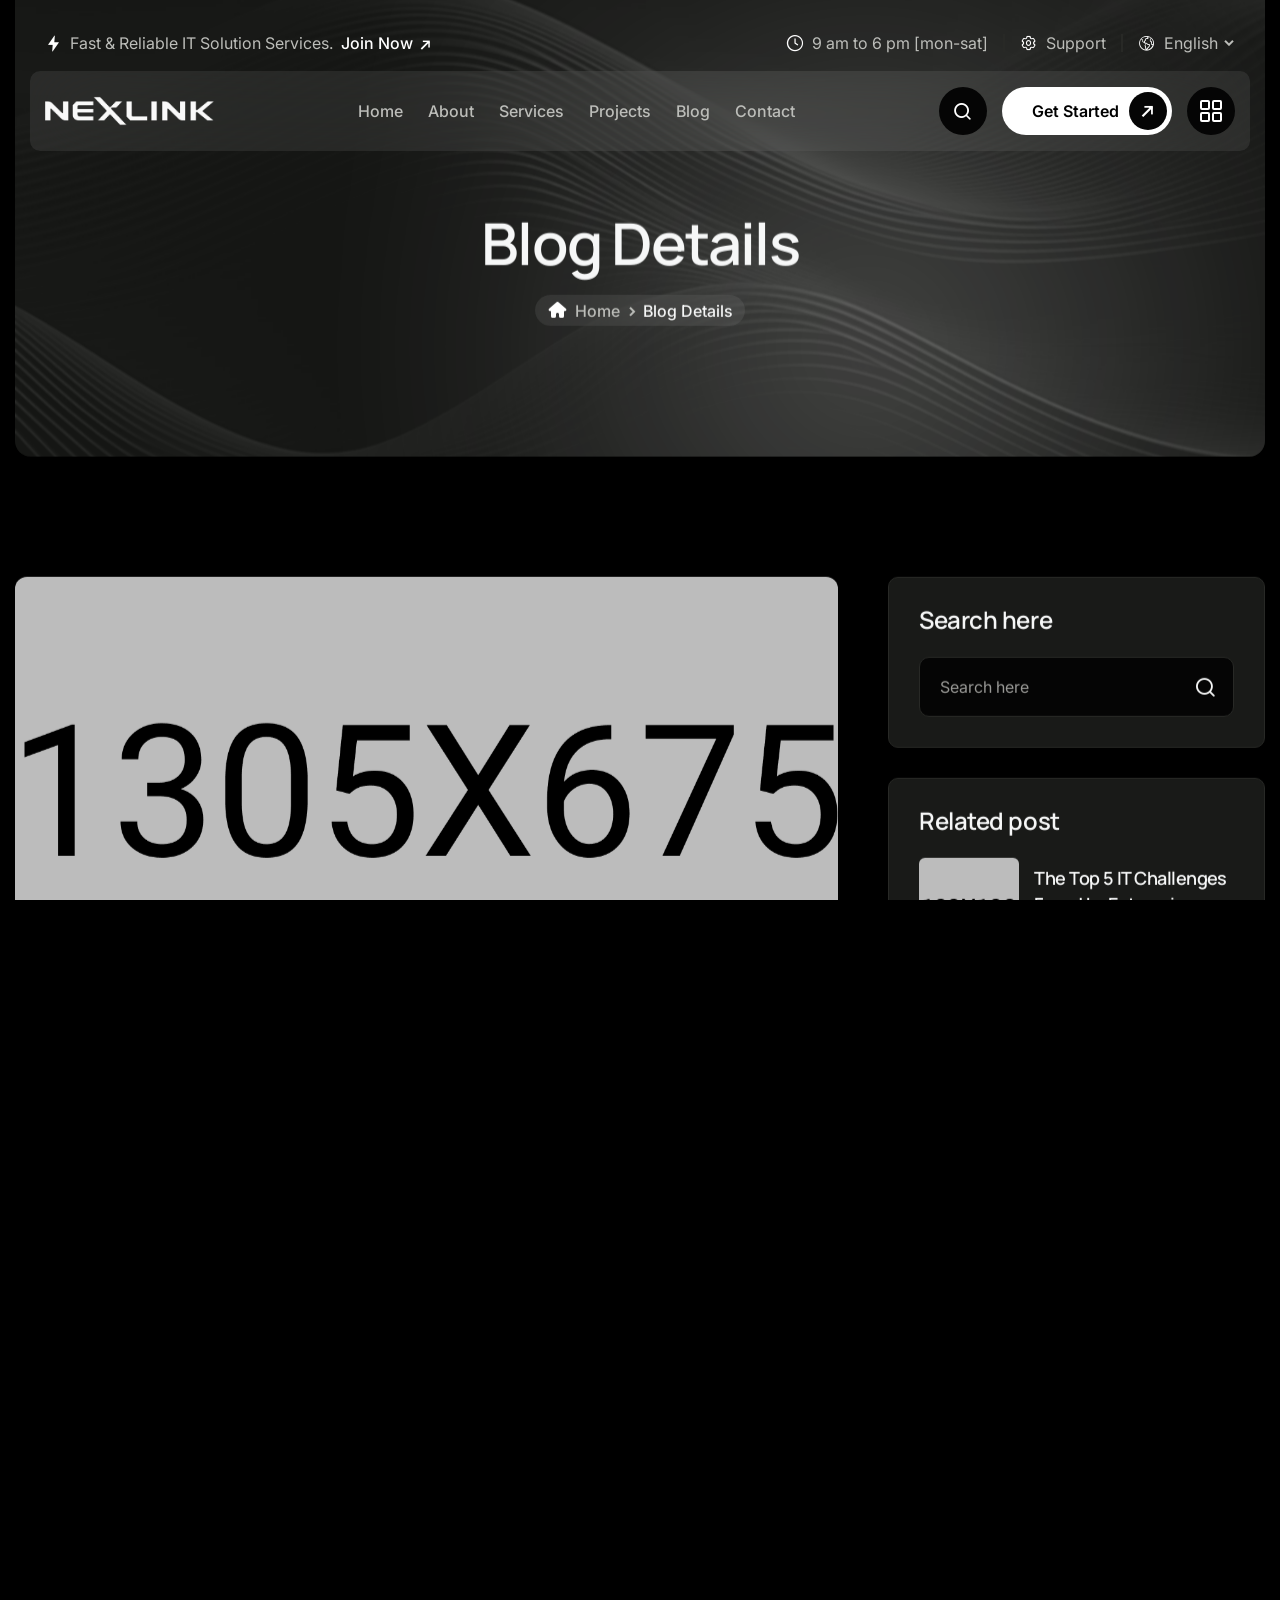
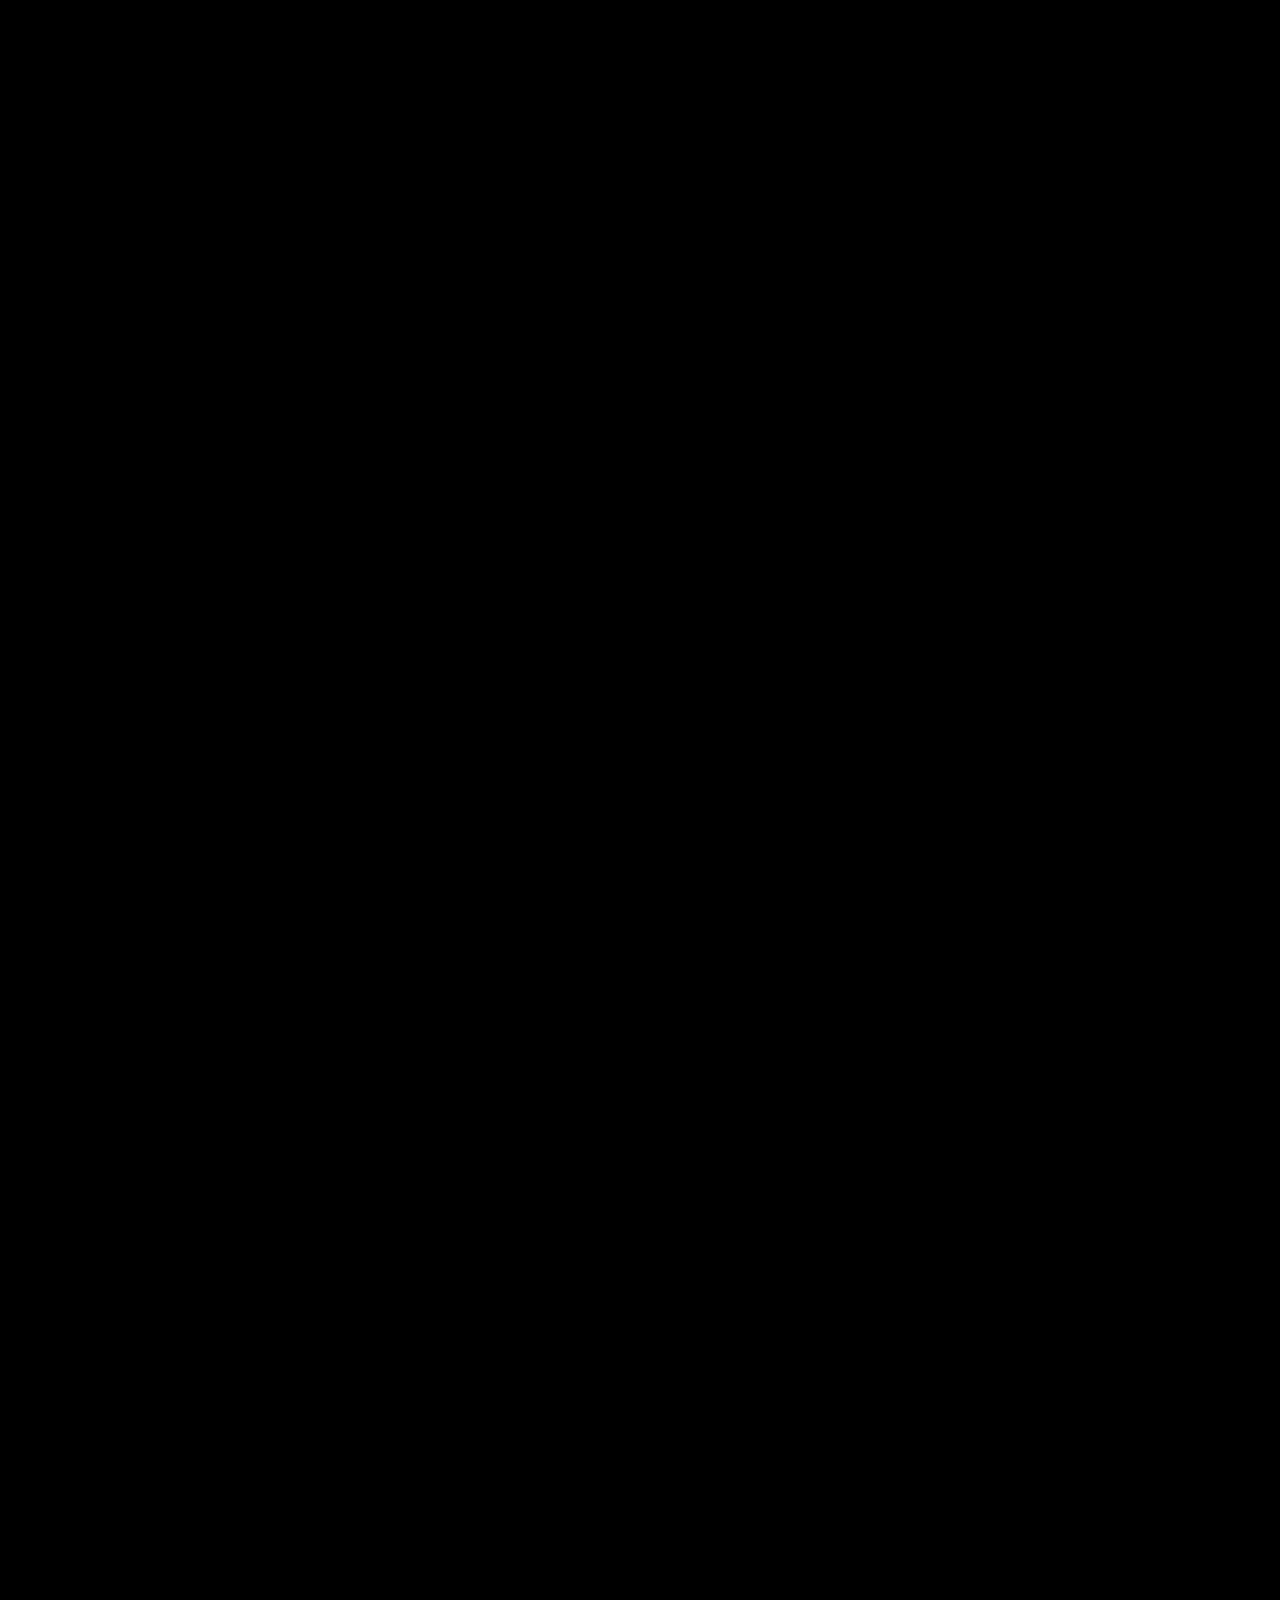
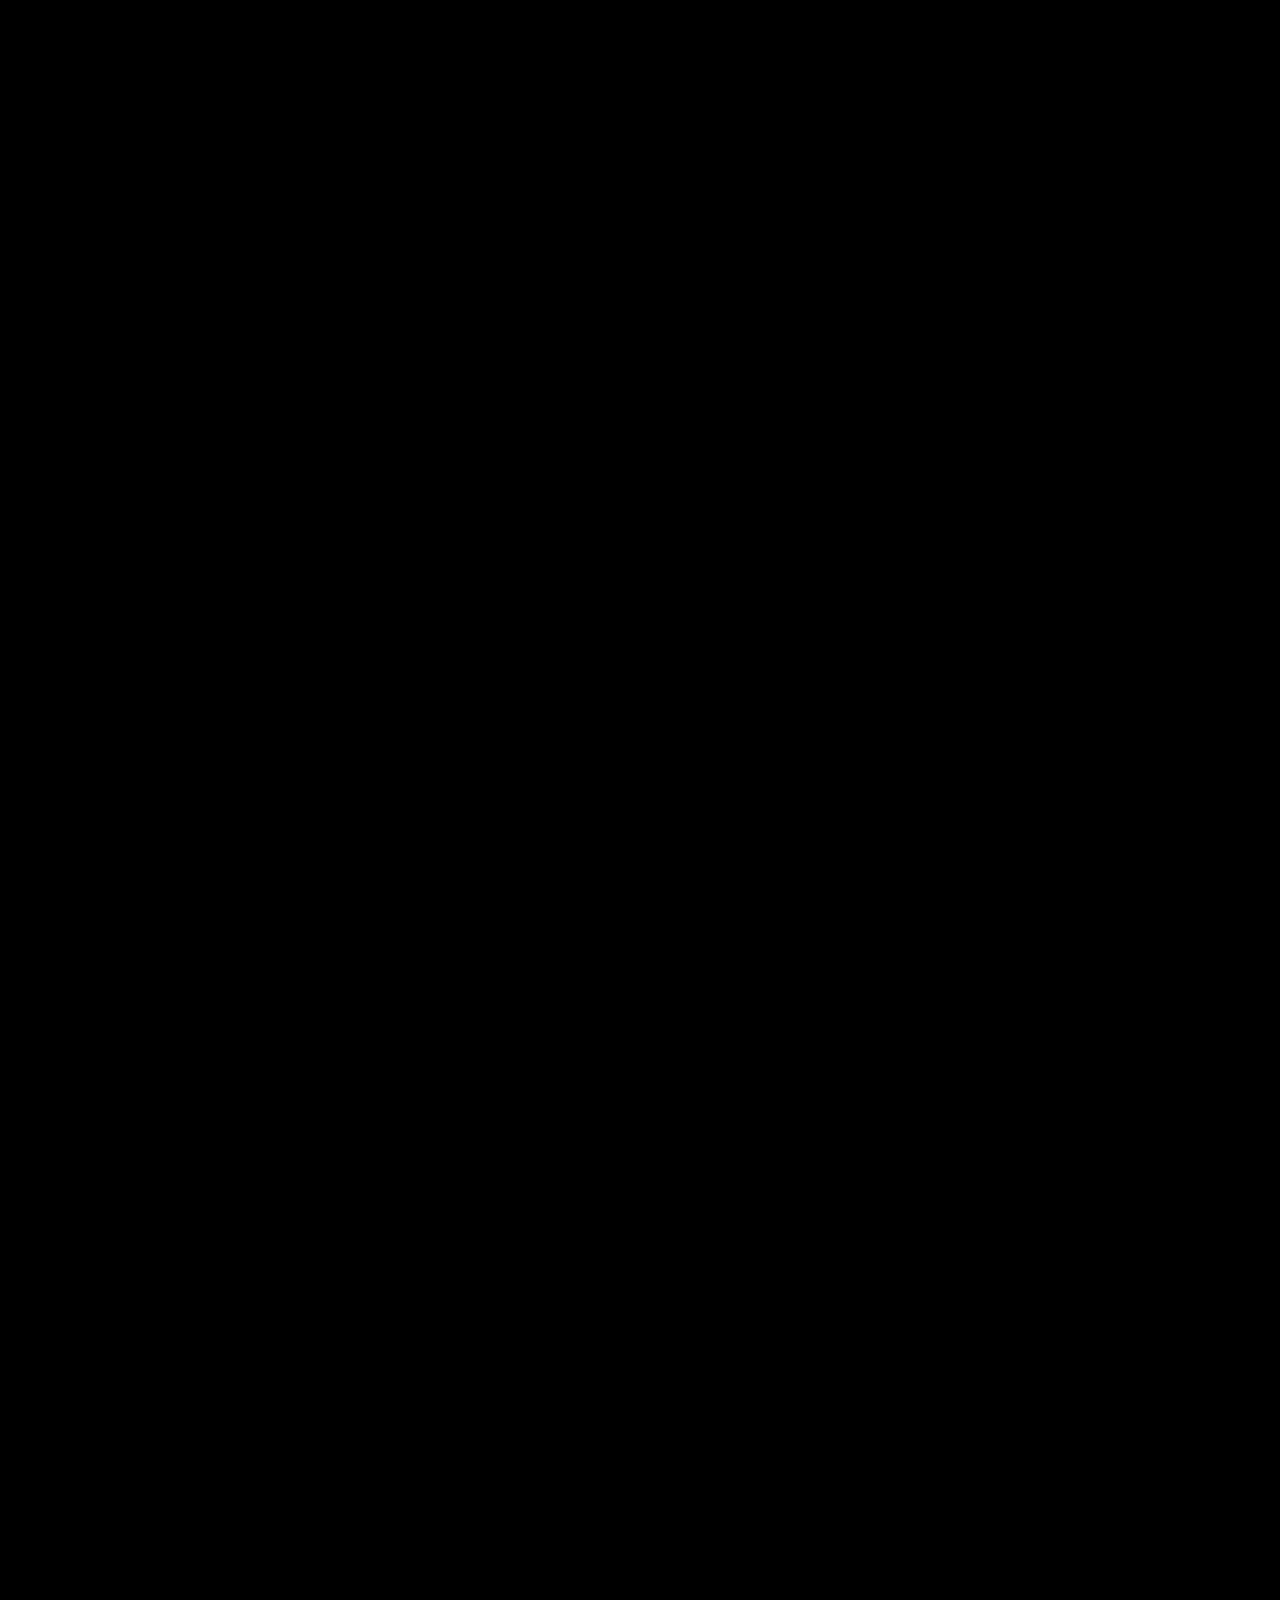
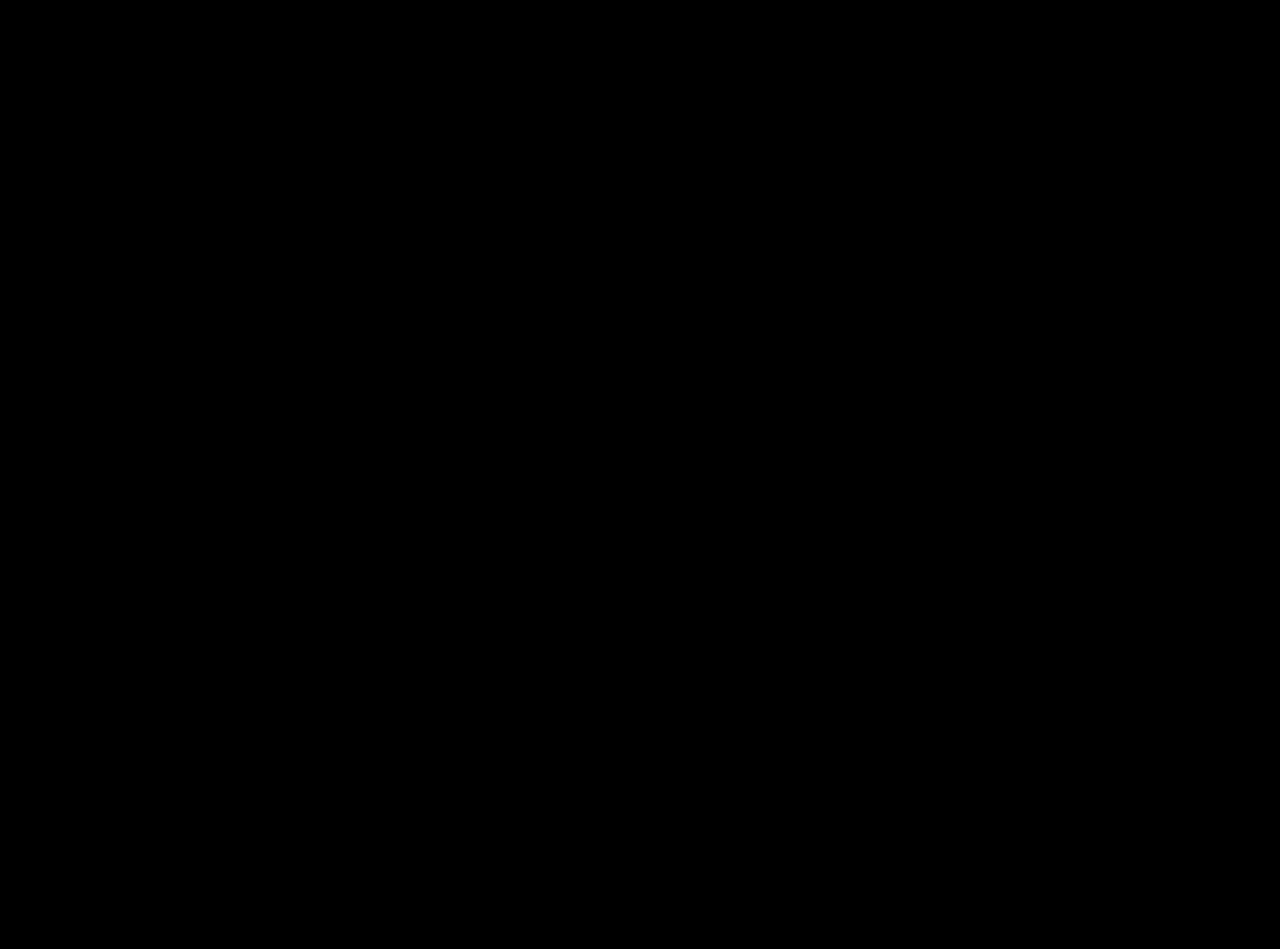
<file: blog-details.html>
<!doctype html>
<html class="no-js" lang="en">

<head>
  <meta charset="utf-8">
  <meta http-equiv="x-ua-compatible" content="ie=edge">
  <meta name="viewport" content="width=device-width, initial-scale=1">
  <meta name="description" content="Intelligent systems simplify operations, reduce friction, and give your organization room to focus on what matters.">

  <!-- Site Title -->
  <title>NexLink – Smarter Operations for Modern Organizations</title>

  <!-- Place favicon.ico in the root directory -->
  <link rel="shortcut icon" type="image/svg+xml" href="assets/images/fav.svg">

  <!-- CSS here -->
  <link rel="stylesheet" href="assets/css/bootstrap.min.css">
  <link rel="stylesheet" href="assets/css/tekmino-icon.css">
  <link rel="stylesheet" href="assets/css/nice-select.css">
  <link rel="stylesheet" href="assets/css/swiper.min.css">
  <link rel="stylesheet" href="assets/css/venobox.min.css">
  <link rel="stylesheet" href="assets/css/meanmenu.css">
  <link rel="stylesheet" href="assets/css/main.css">
</head>

<body>
  <div class="body-overlay"></div>

  <!-- Preloader Start -->
  <div class="preloader is-loading">
    <div class="loading-container">
      <div class="loading"></div>
      <div id="loading-icon"><img src="assets/images/fav.svg" alt="Loading"></div>
    </div>
  </div>
  <!-- Preloader end -->

  <!-- back to top start -->
  <div class="back-to-top-wrapper">
    <button id="back_to_top" type="button" class="back-to-top-btn">
      <span class="back_to_top_icon"><i class="tji-arrow-up-4"></i></span>
      <span class="back_to_top_text">Scroll Top</span>
    </button>
  </div>
  <!-- back to top end -->

  <!-- start: Search Popup -->
  <div class="search_popup">
    <div class="search_close">
      <button type="button" class="search_close_btn">
        <svg width="18" height="18" viewBox="0 0 18 18" fill="none" xmlns="http://www.w3.org/2000/svg">
          <path d="M17 1L1 17" stroke="currentColor" stroke-width="1.5" stroke-linecap="round"
            stroke-linejoin="round" />
          <path d="M1 1L17 17" stroke="currentColor" stroke-width="1.5" stroke-linecap="round"
            stroke-linejoin="round" />
        </svg>
      </button>
    </div>
    <div class="container">
      <div class="row">
        <div class="col-xxl-12">
          <div class="tj_search_wrapper">
            <div class="search_form">
              <form action="#">
                <div class="search_input">
                  <h4 class="title">Search Projects, Service or Blog.</h4>
                  <div class="search-box">
                    <input class="search-input-field" type="search" placeholder="Search here..." required="">
                    <button type="submit">
                      <i class="tji-search"></i>
                    </button>
                  </div>
                </div>
              </form>
            </div>
          </div>
        </div>
      </div>
    </div>
  </div>
  <div class="search-popup-overlay"></div>
  <!-- end: Search Popup -->

  <!-- start: Offcanvas Menu -->
  <div class="tj-offcanvas-area d-none d-lg-block">
    <div class="hamburger_bg"></div>
    <div class="hamburger_wrapper">
      <div class="hamburger_inner">
        <div class="hamburger_top d-flex align-items-center justify-content-between">
          <div class="hamburger_logo">
            <a href="index.html" class="mobile_logo">
              <img src="assets/images/logos/nexlink-logo-white.png" alt="Logo">
            </a>
          </div>
          <div class="hamburger_close">
            <button class="hamburger_close_btn">
              <svg width="18" height="18" viewBox="0 0 18 18" fill="none" xmlns="http://www.w3.org/2000/svg">
                <path d="M17 1L1 17" stroke="currentColor" stroke-width="1.5" stroke-linecap="round"
                  stroke-linejoin="round" />
                <path d="M1 1L17 17" stroke="currentColor" stroke-width="1.5" stroke-linecap="round"
                  stroke-linejoin="round" />
              </svg>
            </button>
          </div>
        </div>
        <div class="offcanvas-text">
          <p>Developing personalize our customer journeys to increase satisfaction & loyalty of our expansion recognized
            by industry leaders.</p>
        </div>
        <div class="hamburger-search-area">
          <h5 class="hamburger-title">Search Now!</h5>
          <div class="hamburger_search">
            <form method="get" action="index.html">
              <button type="submit"><i class="tji-search"></i></button>
              <input type="search" autocomplete="off" name="s" value="" placeholder="Search here...">
            </form>
          </div>
        </div>
        <div class="hamburger-infos">
          <h5 class="hamburger-title">Contact Info</h5>
          <div class="contact-info">
            <div class="contact-item">
              <span class="subtitle">Phone</span>
              <a class="contact-link" href="tel:10095447818">+1 (009) 544-7818</a>
            </div>
            <div class="contact-item">
              <span class="subtitle">Email</span>
              <a class="contact-link" href="mailto:info@nexlink.com">info@nexlink.com</a>
            </div>
            <div class="contact-item">
              <span class="subtitle">Location</span>
              <span class="contact-link">993 Renner Burg, West Rond, MT 94251-030</span>
            </div>
          </div>
        </div>
      </div>
      <div class="hamburger-socials">
        <h5 class="hamburger-title">Follow Us</h5>
        <div class="social-links style-2">
          <ul>
            <li><a href="https://www.facebook.com/" target="_blank"><i class="tji-facebook"></i></a></li>
            <li><a href="https://www.linkedin.com/" target="_blank"><i class="tji-linkedin"></i></a></li>
            <li><a href="https://www.instagram.com/" target="_blank"><i class="tji-instagram"></i></a></li>
            <li><a href="https://x.com/" target="_blank"><i class="tji-x-twitter"></i></a></li>
          </ul>
        </div>
      </div>
    </div>
  </div>
  <!-- end: Offcanvas Menu -->

  <!-- start: Hamburger Menu -->
  <div class="hamburger-area d-lg-none">
    <div class="hamburger_bg"></div>
    <div class="hamburger_wrapper">
      <div class="hamburger_inner">
        <div class="hamburger_top d-flex align-items-center justify-content-between">
          <div class="hamburger_logo">
            <a href="index.html" class="mobile_logo">
              <img src="assets/images/logos/nexlink-logo-white.png" alt="Logo">
            </a>
          </div>
          <div class="hamburger_close">
            <button class="hamburger_close_btn">
              <svg width="18" height="18" viewBox="0 0 18 18" fill="none" xmlns="http://www.w3.org/2000/svg">
                <path d="M17 1L1 17" stroke="currentColor" stroke-width="1.5" stroke-linecap="round"
                  stroke-linejoin="round" />
                <path d="M1 1L17 17" stroke="currentColor" stroke-width="1.5" stroke-linecap="round"
                  stroke-linejoin="round" />
              </svg>
            </button>
          </div>
        </div>
        <div class="hamburger_menu">
          <div class="mobile_menu"></div>
        </div>
        <div class="hamburger-infos">
          <h5 class="hamburger-title">Contact Info</h5>
          <div class="contact-info">
            <div class="contact-item">
              <span class="subtitle">Phone</span>
              <a class="contact-link" href="tel:8089091313">808-909-1313</a>
            </div>
            <div class="contact-item">
              <span class="subtitle">Email</span>
              <a class="contact-link" href="mailto:info@nexlink.com">info@nexlink.com</a>
            </div>
            <div class="contact-item">
              <span class="subtitle">Location</span>
              <span class="contact-link">993 Renner Burg, West Rond, MT 94251-030</span>
            </div>
          </div>
        </div>
      </div>
      <div class="hamburger-socials">
        <h5 class="hamburger-title">Follow Us</h5>
        <div class="social-links style-2">
          <ul>
            <li><a href="https://www.facebook.com/" target="_blank"><i class="tji-facebook"></i></a></li>
            <li><a href="https://www.linkedin.com/" target="_blank"><i class="tji-linkedin"></i></a></li>
            <li><a href="https://www.instagram.com/" target="_blank"><i class="tji-instagram"></i></a></li>
            <li><a href="https://x.com/" target="_blank"><i class="tji-x-twitter"></i></a></li>
          </ul>
        </div>
      </div>
    </div>
  </div>
  <!-- end: Hamburger Menu -->

  <!-- start: Header Area -->
  <header class="header-area header-1 header-absolute">
    <div class="header-top d-lg-block d-none">
      <div class="container-fluid">
        <div class="row">
          <div class="col-12">
            <div class="header-top-content">
              <p class="topbar-text"><i class="tji-spark"></i> Fast & Reliable IT Solution Services. <a
                  href="contact.html">Join Now</a>
              </p>
              <div class="header-info">
                <div class="info-item">
                  <span><i class="tji-clock"></i></span>
                  <span>9 am to 6 pm [mon-sat]</span>
                </div>
                <div class="info-item">
                  <span><i class="tji-gear"></i></span>
                  <a href="contact.html">Support</a>
                </div>
                <div class="info-item">
                  <span><i class="tji-globe"></i></span>
                  <div class="tj-select">
                    <select class="nice-select">
                      <option value="1">English</option>
                      <option value="2">Arabic</option>
                      <option value="3">Spanish</option>
                    </select>
                  </div>
                </div>
              </div>
            </div>
          </div>
        </div>
      </div>
    </div>
    <div class="header-bottom">
      <div class="container-fluid">
        <div class="row">
          <div class="col-12">
            <div class="header-wrapper">
              <!-- site logo -->
              <div class="site_logo">
                <a class="logo" href="index.html"><img src="assets/images/logos/nexlink-logo-white.png" alt="Logo"></a>
              </div>

              <!-- navigation -->
              <div class="menu-area d-none d-lg-inline-flex align-items-center">
                <nav id="mobile-menu" class="mainmenu">
                  <ul>
                    <li><a href="index-3.html">Home</a></li>
                    <li><a href="about.html">About</a></li>
                    <li><a href="service.html">Services</a></li>
                    <li><a href="project.html">Projects</a></li>
                    <li><a href="blog.html">Blog</a></li>
                    <li><a href="contact.html">Contact</a></li>
                  </ul>
                </nav>
              </div>

              <!-- header right info -->
              <div class="header-right-item d-none d-lg-inline-flex">
                <div class="header-search">
                  <button class="search">
                    <i class="tji-search"></i>
                  </button>
                </div>
                <div class="header-button d-xl-block d-none">
                  <a class="tj-primary-btn" href="contact.html">
                    <span class="btn-text"><span>Get Started</span></span>
                    <span class="btn-icon"><i class="tji-arrow-right-2"></i></span>
                  </a>
                </div>
                <!-- menu bar -->
                <button class="menu_btn menu_offcanvas d-none d-lg-block">
                  <span class="cubes">
                    <span></span>
                    <span></span>
                    <span></span>
                    <span></span>
                  </span>
                </button>
              </div>

              <!-- menu bar -->
              <button class="menu_btn mobile_menu_bar d-lg-none">
                <span class="cubes">
                  <span></span>
                  <span></span>
                  <span></span>
                  <span></span>
                </span>
              </button>
            </div>
          </div>
        </div>
      </div>
    </div>
  </header>
  <!-- end: Header Area -->

  <!-- start: Header Area -->
  <header class="header-area header-1 header-duplicate header-sticky">
    <div class="header-bottom">
      <div class="container-fluid">
        <div class="row">
          <div class="col-12">
            <div class="header-wrapper">
              <!-- site logo -->
              <div class="site_logo">
                <a class="logo" href="index.html"><img src="assets/images/logos/nexlink-logo-white.png" alt="Logo"></a>
              </div>

              <!-- navigation -->
              <div class="menu-area d-none d-lg-inline-flex align-items-center">
                <nav class="mainmenu">
                  <ul>
                    <li><a href="index-3.html">Home</a></li>
                    <li><a href="about.html">About</a></li>
                    <li><a href="service.html">Services</a></li>
                    <li><a href="project.html">Projects</a></li>
                    <li><a href="blog.html">Blog</a></li>
                    <li><a href="contact.html">Contact</a></li>
                  </ul>
                </nav>
              </div>

              <!-- header right info -->
              <div class="header-right-item d-none d-lg-inline-flex">
                <div class="header-search">
                  <button class="search">
                    <i class="tji-search"></i>
                  </button>
                </div>
                <div class="header-button d-xl-block d-none">
                  <a class="tj-primary-btn" href="contact.html">
                    <span class="btn-text"><span>Get Started</span></span>
                    <span class="btn-icon"><i class="tji-arrow-right-2"></i></span>
                  </a>
                </div>
                <!-- menu bar -->
                <button class="menu_btn menu_offcanvas d-none d-lg-block">
                  <span class="cubes">
                    <span></span>
                    <span></span>
                    <span></span>
                    <span></span>
                  </span>
                </button>
              </div>

              <!-- menu bar -->
              <button class="menu_btn mobile_menu_bar d-lg-none">
                <span class="cubes">
                  <span></span>
                  <span></span>
                  <span></span>
                  <span></span>
                </span>
              </button>
            </div>
          </div>
        </div>
      </div>
    </div>
  </header>
  <!-- end: Header Area -->

  <div id="smooth-wrapper">
    <div id="smooth-content">

      <main id="primary" class="site-main">
        <div class="top-space-30"></div>
        <!-- start: Breadcrumb Section -->
        <section class="tj-page-header fix">
          <div class="hero-bg" data-bg-image="assets/images/hero/hero-bg.webp"></div>
          <div class="container">
            <div class="row">
              <div class="col-lg-12">
                <div class="tj-page-header-content text-center">
                  <h1 class="tj-page-title tj-split-text-2">Blog Details</h1>
                  <div class="tj-page-link tj-fade-anim" data-delay="0.3">
                    <span><i class="tji-home"></i></span>
                    <span>
                      <a href="index.html">Home</a>
                    </span>
                    <span><i class="tji-arrow-right"></i></span>
                    <span>
                      <span>Blog Details</span>
                    </span>
                  </div>
                </div>
              </div>
            </div>
          </div>

        </section>
        <!-- end: Breadcrumb Section -->


        <!-- start: Blog Section -->
        <section class="tj-blog-section section-gap">
          <div class="container">
            <div class="row row-gap-5">
              <div class="col-lg-8">
                <div class="post-details-wrapper">
                  <div class="blog-images">
                    <img src="assets/images/blog/blog-details.webp" alt="Images">
                  </div>
                  <h2 class="title">How to Successfully Migrate Your Business to the Cloud
                  </h2>
                  <div class="blog-category-two">
                    <div class="category-item">
                      <div class="cate-images">
                        <img src="assets/images/testimonial/client-2.webp" alt="Images">
                      </div>
                      <div class="cate-text">
                        <span class="degination">Authored by</span>
                        <h6 class="title"><a href="blog-details.html">Burdee Nicolas</a></h6>
                      </div>
                    </div>
                    <div class="category-item">
                      <div class="cate-icons">
                        <i class="tji-calendar"></i>
                      </div>
                      <div class="cate-text">
                        <span class="degination">Date Released</span>
                        <h6 class="text">29 December, 2025</h6>
                      </div>
                    </div>
                    <div class="category-item">
                      <div class="cate-icons">
                        <i class="tji-comment"></i>
                      </div>
                      <div class="cate-text">
                        <span class="degination">Comments</span>
                        <h6 class="text">03 Comments</h6>
                      </div>
                    </div>
                  </div>
                  <div class="blog-text">
                    <p>In today’s fast-paced business environment, migrating to
                      the cloud has become more of a necessity than a choice. The cloud offers businesses unmatched
                      flexibility, scalability, and cost efficiency. However, making the shift to the cloud can be a
                      complex
                      process if not approached strategically. Before diving into the technical aspects of migration,
                      it’s
                      important to understand the why behind your decision. In this guide, we’ll take you through the
                      essential steps to ensure a smooth and successful migration to the cloud.</p>
                    <p>The curve. Whether you're looking to streamline operations,
                      enhance customer experiences, or explore new market opportunities, our tailored solutions are
                      designed
                      to empower your business to achieve unparalleled success. With a focus on sustainability,
                      scalability,
                      and adaptability, we help your business.</p>
                    <blockquote>
                      <p>Migrating to the cloud is a journey toward greater flexibility, security, and scalability,
                        where
                        businesses unlock new capabilities, improve collaboration, and enhance overall performance.</p>
                      <cite>Kevin Hooks</cite>
                    </blockquote>
                    <h3>Understand Why You’re Migrating</h3>
                    <p>Before diving into the technical aspects of migration, it’s
                      important to understand the why behind your decision. Every business has different needs, so it’s
                      critical to identify the key benefits you expect from the cloud. Some common reasons for migrating
                      include them to not only survive but thrive in an ever-changing marketplace. One of the most
                      important
                      lessons is understanding the need for continuous innovation.
                    </p>
                    <div class="images-wrap">
                      <div class="row">
                        <div class="col-sm-6">
                          <div class="image-box">
                            <img src="assets/images/blog/blog-9.webp" alt="Image">
                          </div>
                        </div>
                        <div class="col-sm-6">
                          <div class="image-box">
                            <img src="assets/images/blog/blog-10.webp" alt="Image">
                          </div>
                        </div>
                      </div>
                    </div>
                    <p>Moving from expensive on-premise infrastructure to
                      pay-as-you-go cloud services can significantly lower your operating costs. The cloud allows your
                      resources to grow or shrink according to demand, ensuring you only pay for what you use.
                      Cloud-based
                      applications and data can be accessed anywhere.</p>
                    <ul>
                      <li><span><i class="tji-check"></i></span>Scalable IT Infrastructure</li>
                      <li><span><i class="tji-check"></i></span>High Data Security</li>
                      <li><span><i class="tji-check"></i></span>Disaster Recovery Solutions</li>
                      <li><span><i class="tji-check"></i></span>Flexible Storage Options</li>
                      <li><span><i class="tji-check"></i></span>Compliance and Support</li>
                      <li><span><i class="tji-check"></i></span>Reduced Hardware</li>
                      <li><span><i class="tji-check"></i></span>24/7 Cloud Monitoring</li>
                    </ul>
                    <div class="blog-video">
                      <img src="assets/images/blog/blog-video.webp" alt="Video">
                      <a class="video-btn video-popup" data-autoplay="true" data-vbtype="video" data-maxwidth="1200px"
                        href="https://www.youtube.com/watch?v=MLpWrANjFbI&ab_channel=eidelchteinadvogados">
                        <span><i class="tji-play"></i></span>
                      </a>
                    </div>
                    <h3>Conclusions</h3>
                    <p>Migrating your business to the cloud can be a
                      transformative experience, unlocking a world of flexibility, security, and cost-efficiency.
                      However,
                      to ensure success, you must approach the migration process carefully, from assessment and planning
                      to
                      security and post-migration optimization.</p>
                    <p> By following these steps and working with a trusted IT
                      solutions provider, you can ensure that your business leverages the full potential of the cloud.
                      The
                      future is digital, cloud is the key to unlocking that future.</p>
                  </div>
                  <div class="tj-tags-post">
                    <div class="tagcloud">
                      <span>Tags:</span>
                      <a href="blog.html">Solution</a>
                      <a href="blog.html">Software</a>
                      <a href="blog.html">Cloud</a>
                    </div>
                    <div class="post-share">
                      <ul>
                        <li> Share:</li>
                        <li><a href="https://www.facebook.com/" target="_blank"><i class="tji-facebook"></i></a>
                        </li>
                        <li><a href="https://x.com/" target="_blank"><i class="tji-x-twitter"></i></a></li>
                        <li><a href="https://www.instagram.com/" target="_blank"><i class="tji-instagram"></i></a>
                        </li>
                        <li><a href="https://www.linkedin.com/" target="_blank"><i class="tji-linkedin"></i></a>
                        </li>
                      </ul>
                    </div>
                  </div>
                  <div class="tj-post__navigation">
                    <!-- previous post -->
                    <div class="tj-nav__post previous">
                      <div class="tj-nav-post__nav prev_post">
                        <a href="blog-details.html"><span><i class="tji-arrow-left-5"></i></span>Previous</a>
                      </div>
                    </div>
                    <div class="tj-nav-post__grid">
                      <a href="blog.html"><i class="tji-window"></i></a>
                    </div>
                    <!-- next post -->
                    <div class="tj-nav__post next">
                      <div class="tj-nav-post__nav next_post">
                        <a href="blog-details.html">Next<span><i class="tji-arrow-right-5"></i></span></a>
                      </div>
                    </div>
                  </div>

                  <div class="tj-comments-container">
                    <div class="tj-comments-wrap">
                      <div class="comments-title">
                        <h3 class="title">Top Comments (02)</h3>
                      </div>
                      <div class="tj-latest-comments">
                        <ul>
                          <li class="tj-comment">
                            <div class="comment-content">
                              <div class="comment-avatar">
                                <img src="assets/images/blog/avatar-1.webp" alt="Image">
                              </div>
                              <div class="comments-header">
                                <div class="avatar-name">
                                  <h6 class="title">
                                    <a href="blog-details.html">Owen Parker</a>
                                  </h6>
                                </div>
                                <div class="comment-text">
                                  <span class="date">June 18, 2024 at 06:00 pm</span>
                                  <a class="comment-reply-link" href="blog-details.html">Reply</a>
                                </div>
                                <div class="desc">
                                  <p>Recently migrated our entire infrastructure to the cloud, and the process has been
                                    smoother than we expected. This blog perfectly outlines the essential steps we took
                                    to
                                    ensure a successful transition. The focus on security and compliance really
                                    resonated
                                    with us.
                                  </p>
                                </div>
                              </div>
                            </div>
                          </li>
                          <li class="tj-comment">
                            <div class="comment-content">
                              <div class="comment-avatar">
                                <img src="assets/images/blog/avatar-2.webp" alt="Image">
                              </div>
                              <div class="comments-header">
                                <div class="avatar-name">
                                  <h6 class="title">
                                    <a href="blog-details.html">Hunter James</a>
                                  </h6>
                                </div>
                                <div class="comment-text">
                                  <span class="date">June 18, 2024 at 06:00 pm</span>
                                  <a class="comment-reply-link" href="blog-details.html">Reply</a>
                                </div>
                                <div class="desc">
                                  <p>As a small business, we were hesitant about migrating to the cloud, fearing it
                                    might be
                                    too complex and costly. However, this blog provided the we needed to understand the
                                    true
                                    benefits and the step-by-step process for a smooth transition. It helped us
                                    prioritize
                                    the right cloud.</p>
                                </div>
                              </div>
                            </div>
                          </li>
                        </ul>
                      </div>
                    </div>
                    <div class="comment-respond">
                      <h3 class="comment-reply-title">Leave a Comment</h3>
                      <div class="row">
                        <div class="col-lg-12">
                          <div class="form-input">
                            <textarea id="comment" name="message" placeholder="Write Your Comment *"></textarea>
                          </div>
                        </div>
                        <div class="col-lg-4">
                          <div class="form-input">
                            <input type="text" id="name" name="name" placeholder="Full Name *" required="">
                          </div>
                        </div>
                        <div class="col-lg-4">
                          <div class="form-input">
                            <input type="email" id="emailOne" name="name" placeholder="Your Email *" required="">
                          </div>
                        </div>
                        <div class="col-lg-4">
                          <div class="form-input">
                            <input type="text" id="website" name="name" placeholder="Website" required="">
                          </div>
                        </div>
                        <div class="form-submit">
                          <button class="tj-primary-btn" type="submit">
                            <span class="btn-text"><span>Submit Now</span></span>
                            <span class="btn-icon"><i class="tji-arrow-right-2"></i></span>
                          </button>
                        </div>
                      </div>
                    </div>
                  </div>
                </div>
              </div>
              <div class="col-lg-4">
                <div class="tj-main-sidebar">
                  <div class="tj-sidebar-widget widget-search">
                    <h4 class="widget-title">Search here</h4>
                    <div class="search-box">
                      <form action="#">
                        <input type="search" name="search" id="searchTwo" placeholder="Search here">
                        <button type="submit" value="search">
                          <i class="tji-search"></i>
                        </button>
                      </form>
                    </div>
                  </div>
                  <div class="tj-sidebar-widget tj-recent-posts">
                    <h4 class="widget-title">Related post</h4>
                    <ul>
                      <li>
                        <div class="post-thumb">
                          <a href="blog-details.html"> <img src="assets/images/blog/post-1.webp" alt="Blog"></a>
                        </div>
                        <div class="post-content">
                          <h6 class="post-title">
                            <a href="blog-details.html">The Top 5 IT Challenges Faced by Enterprises</a>
                          </h6>
                          <div class="blog-meta">
                            <ul>
                              <li>04 OCT 2025</li>
                            </ul>
                          </div>
                        </div>
                      </li>
                      <li>
                        <div class="post-thumb">
                          <a href="blog-details.html"> <img src="assets/images/blog/post-2.webp" alt="Blog"></a>
                        </div>
                        <div class="post-content">
                          <h6 class="post-title">
                            <a href="blog-details.html">Optimizing Your IT Budget: Tips and Strategies</a>
                          </h6>
                          <div class="blog-meta">
                            <ul>
                              <li>02 JAN 2025</li>
                            </ul>
                          </div>
                        </div>
                      </li>
                      <li>
                        <div class="post-thumb">
                          <a href="blog-details.html"> <img src="assets/images/blog/post-3.webp" alt="Blog"></a>
                        </div>
                        <div class="post-content">
                          <h6 class="post-title">
                            <a href="blog-details.html">Driving Innovation and Efficient in Tech</a>
                          </h6>
                          <div class="blog-meta">
                            <ul>
                              <li>24 FEB 2025</li>
                            </ul>
                          </div>
                        </div>
                      </li>
                    </ul>
                  </div>
                  <div class="tj-sidebar-widget widget-categories">
                    <h4 class="widget-title">Categories</h4>
                    <ul>
                      <li><a href="blog-details.html">Development<span class="number">(03)</span></a></li>
                      <li><a href="blog-details.html">Cybersecurity<span class="number">(02)</span></a></li>
                      <li><a href="blog-details.html">Technology<span class="number">(03)</span></a></li>
                      <li><a href="blog-details.html">Innovation<span class="number">(06)</span></a></li>
                      <li><a href="blog-details.html">Automation<span class="number">(04)</span></a></li>
                    </ul>
                  </div>
                  <div class="tj-sidebar-widget widget-tag-cloud">
                    <h4 class="widget-title">Tags</h4>
                    <nav>
                      <div class="tagcloud">
                        <a href="blog-details.html">Solution</a>
                        <a href="blog-details.html">Data</a>
                        <a href="blog-details.html">Software</a>
                        <a href="blog-details.html">Tech</a>
                        <a href="blog-details.html">Security</a>
                        <a href="blog-details.html">Focus</a>
                        <a href="blog-details.html">Tech</a>
                        <a href="blog-details.html">Optimize</a>
                        <a href="blog-details.html">Cloud</a>
                        <a href="blog-details.html">Drive</a>
                      </div>
                    </nav>
                  </div>
                </div>
              </div>
            </div>
          </div>
        </section>
        <!-- end: Blog Section -->

        <!-- start: Cta Section -->
        <section class="tj-cta-section">
          <div class="container">
            <div class="row">
              <div class="col-12">
                <div class="cta-area tj-fade-anim">
                  <div class="cta-content">
                    <h2 class="title">Don’t Miss Out the Future!</h2>
                  </div>
                  <div class="cta-right">
                    <div class="subscribe-form cta-form">
                      <form action="#">
                        <input type="email" name="email" placeholder="Enter email here...">
                        <button class="tj-primary-btn style-2" type="submit">
                          <span class="btn-text"><span>Subscribe Now</span></span>
                          <span class="btn-icon"><i class="tji-bell"></i></span>
                        </button>
                      </form>
                    </div>
                    <div class="social-links cta-social">
                      <span class="title">Follow us:</span>
                      <ul>
                        <li><a href="https://www.facebook.com/" target="_blank"><i class="tji-facebook"></i></a></li>
                        <li><a href="https://www.instagram.com/" target="_blank"><i class="tji-instagram"></i></a></li>
                        <li><a href="https://www.x.com/" target="_blank"><i class="tji-x-twitter"></i></a></li>
                        <li><a href="https://www.linkedin.com/" target="_blank"><i class="tji-linkedin"></i></a></li>
                      </ul>
                    </div>
                  </div>
                </div>
              </div>
            </div>
          </div>
        </section>
        <!-- end: Cta Section -->
      </main>

      <!-- start: Footer Section -->
      <footer class="tj-footer-section footer-1 section-gap-x">
        <div class="bg-img" data-bg-image="assets/images/footer/footer-bg.webp"></div>
        <div class="footer-main-area">
          <div class="container">
            <div class="row">
              <div class="col">
                <div class="footer_widget_wrapper">
                  <div class="footer-widget footer-col-1">
                    <div class="footer-logo">
                      <a href="index.html">
                        <img src="assets/images/logos/nexlink-logo-white.png" alt="Logo">
                      </a>
                    </div>
                    <div class="footer-text">
                      <p>Every great solution start understand the time into learn about.</p>
                    </div>
                    <div class="download-buttons">
                      <a href="https://play.google.com/store/games"><img src="assets/images/footer/google-play.webp"
                          alt=""></a>
                      <a href="https://www.apple.com/app-store/"><img src="assets/images/footer/app-store.webp"
                          alt=""></a>
                    </div>
                  </div>
                  <div class="footer-widget widget-nav-menu">
                    <h5 class="title">Services</h5>
                    <ul>
                      <li><a href="service-details.html"><span>Manage IT Service</span></a></li>
                      <li><a href="service-details.html"><span>Cloud Computing</span></a></li>
                      <li><a href="service-details.html"><span>Cyber Security</span></a></li>
                      <li><a href="service-details.html"><span>Software Develop</span></a></li>
                      <li><a href="service-details.html"><span>Change Manage</span></a></li>
                      <li><a href="service-details.html"><span>IT Consulting</span></a></li>
                    </ul>
                  </div>
                  <div class="footer-widget widget-nav-menu">
                    <h5 class="title">Resourses</h5>
                    <ul>
                      <li><a href="contact.html"><span>Contact Us</span></a></li>
                      <li><a href="blog-details.html"><span>Privacy Policy</span></a></li>
                      <li><a href="about.html"><span>Recognitions</span></a></li>
                      <li><a href="service.html"><span>Careers</span> <span class="badge">New</span></a></li>
                      <li><a href="blog.html"><span>News</span></a></li>
                      <li><a href="project.html"><span>Feedback</span></a></li>
                    </ul>
                  </div>
                  <div class="footer-widget widget-contact">
                    <h5 class="title">Contact Info</h5>
                    <div class="footer-contact-info">
                      <div class="contact-item">
                        <span>993 Renner Burg, West Rond, MT 94251-030, USA.</span>
                      </div>
                      <div class="contact-item">
                        <a href="tel:10095447818">P: +1 (009) 544-7818</a>
                        <a href="mailto:support@nexlink.com">E: support@nexlink.com</a>
                      </div>
                      <div class="contact-item">
                        <span><i class="tji-clock"></i> Mon-Fri 09am-06pm</span>
                      </div>
                    </div>
                  </div>
                </div>
              </div>
            </div>
          </div>
        </div>
        <div class="tj-copyright-area">
          <div class="copyright-wrap">
            <div class="container">
              <div class="row">
                <div class="col-12">
                  <div class="copyright-content-area">
                    <div class="copyright-text">
                      <p><a href="https://themeforest.net/user/theme-junction/portfolio" target="_blank">NexLink</a>
                        &copy;
                        2025. All right reserved.</p>
                    </div>
                    <div class="copyright-menu">
                      <ul>
                        <li><a href="contact.html">Privacy & Policy</a></li>
                        <li><a href="contact.html">Terms & Condition</a></li>
                      </ul>
                    </div>
                  </div>
                </div>
              </div>
            </div>
          </div>
        </div>
      </footer>
      <!-- end: Footer Section -->
    </div>
  </div>

  <!-- JS here -->
  <script src="assets/js/jquery.min.js"></script>
  <script src="assets/js/bootstrap.bundle.min.js"></script>
  <script src="assets/js/gsap.min.js"></script>
  <script src="assets/js/gsap-scroll-smoother.js"></script>
  <script src="assets/js/gsap-scroll-to-plugin.min.js"></script>
  <script src="assets/js/gsap-scroll-trigger.min.js"></script>
  <script src="assets/js/gsap-split-text.min.js"></script>
  <script src="assets/js/jquery.nice-select.min.js"></script>
  <script src="assets/js/swiper.min.js"></script>
  <script src="assets/js/waypoints.min.js"></script>
  <script src="assets/js/counterup.min.js"></script>
  <script src="assets/js/venobox.min.js"></script>
  <script src="assets/js/meanmenu.js"></script>
  <script src="assets/js/gsap-animation.js"></script>
  <script src="assets/js/main.js"></script>
</body>

</html>
</file>
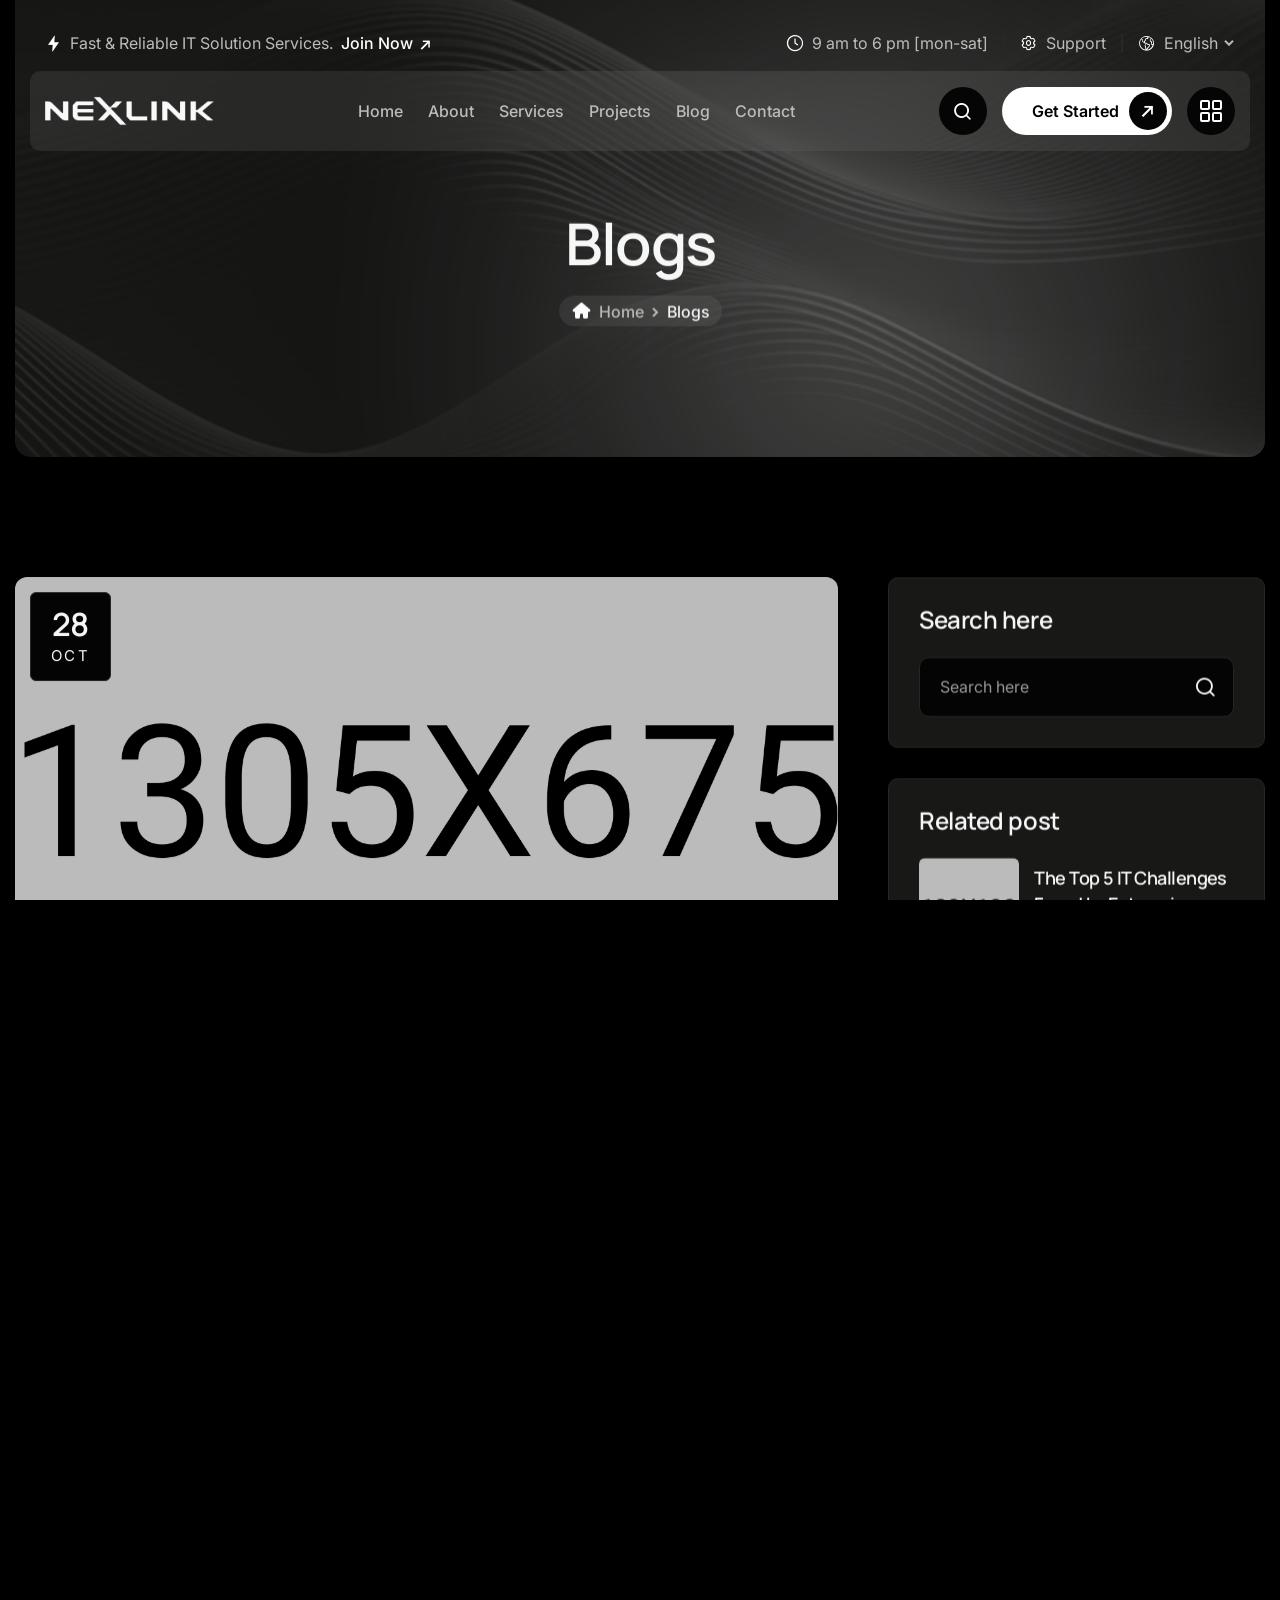
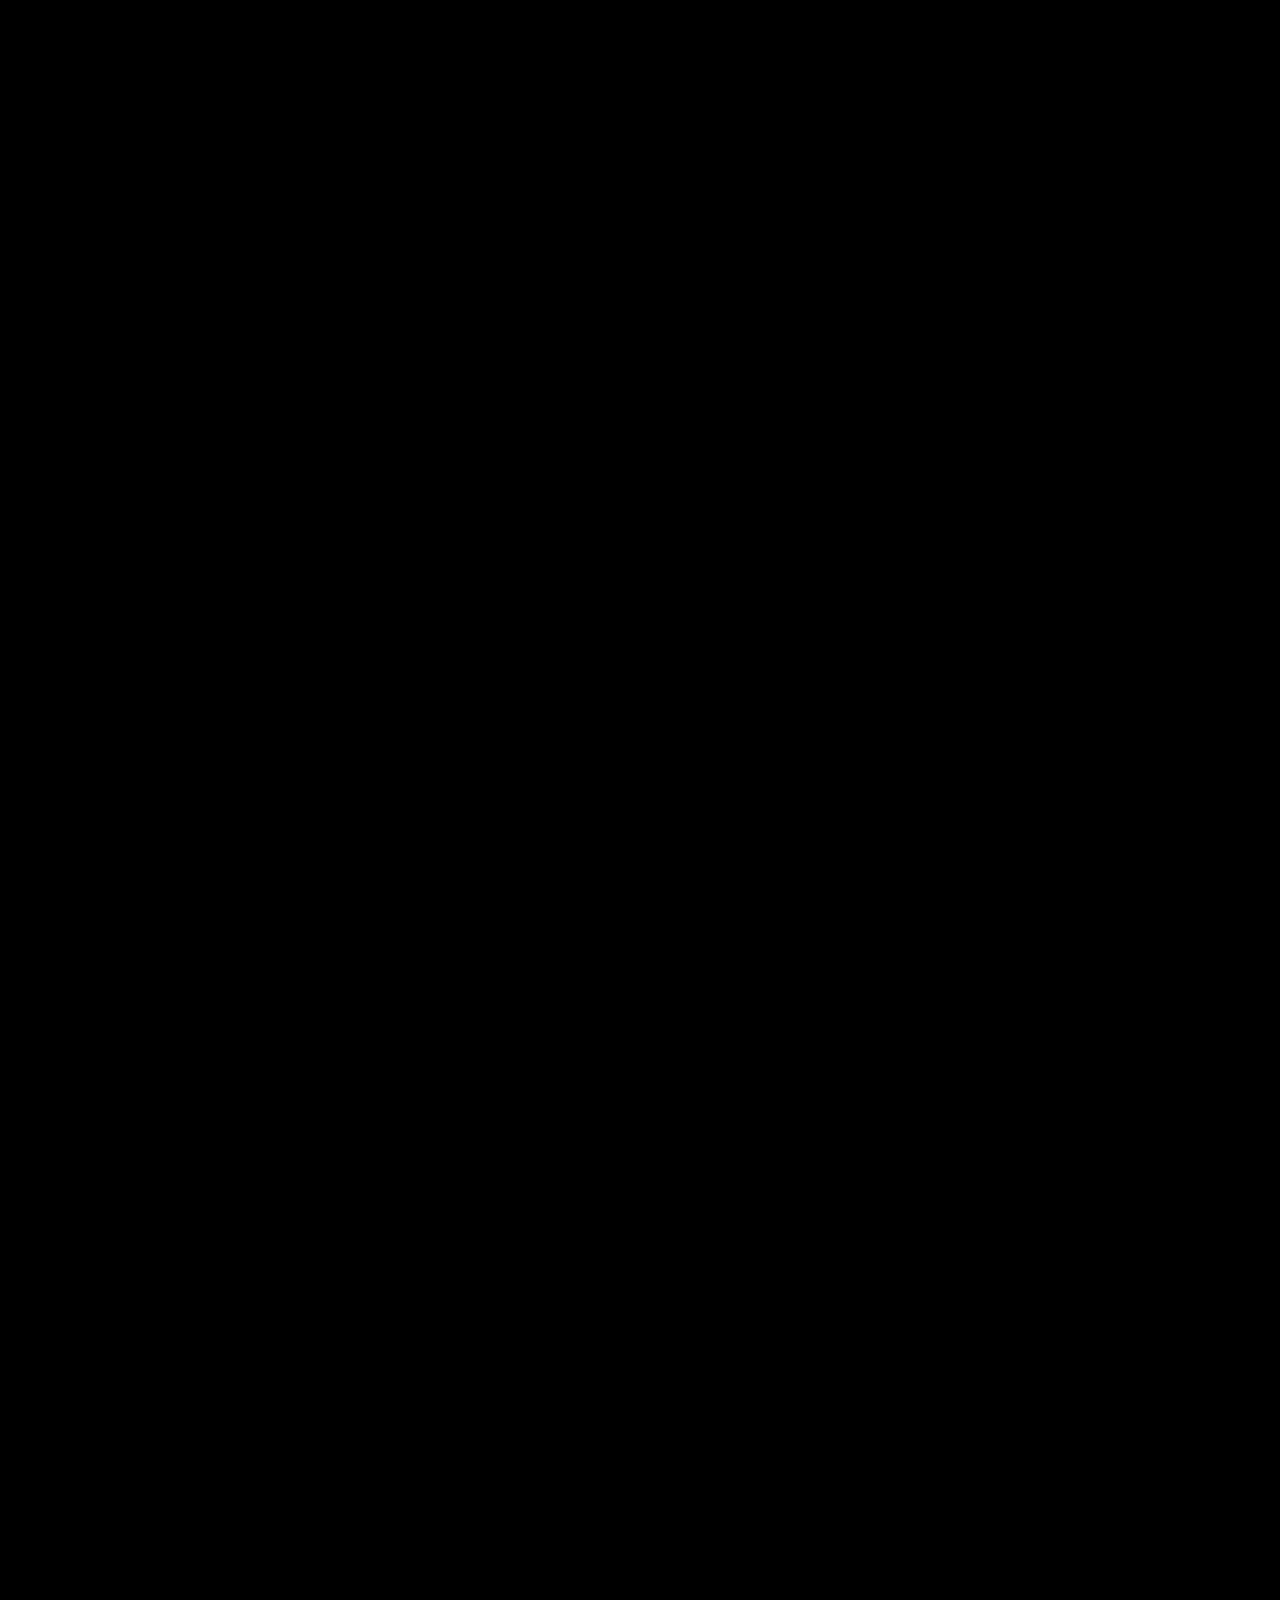
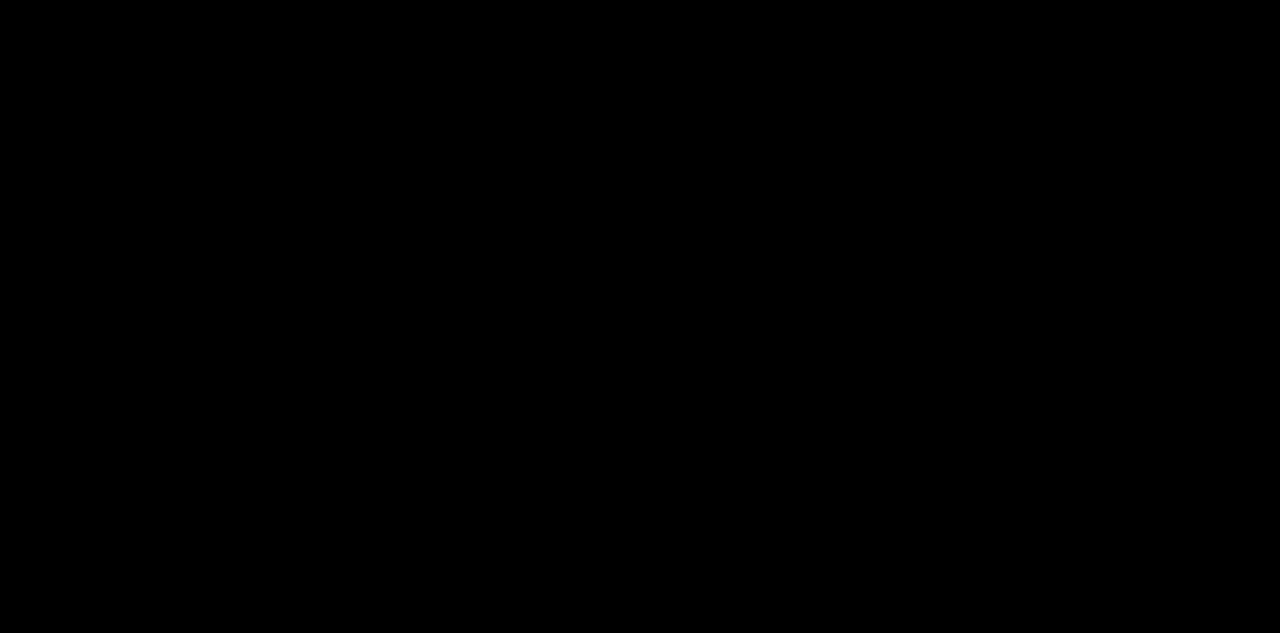
<file: blog.html>
<!doctype html>
<html class="no-js" lang="en">

<head>
  <meta charset="utf-8">
  <meta http-equiv="x-ua-compatible" content="ie=edge">
  <meta name="viewport" content="width=device-width, initial-scale=1">
  <meta name="description" content="Intelligent systems simplify operations, reduce friction, and give your organization room to focus on what matters.">

  <!-- Site Title -->
  <title>NexLink – Smarter Operations for Modern Organizations</title>

  <!-- Place favicon.ico in the root directory -->
  <link rel="shortcut icon" type="image/svg+xml" href="assets/images/fav.svg">

  <!-- CSS here -->
  <link rel="stylesheet" href="assets/css/bootstrap.min.css">
  <link rel="stylesheet" href="assets/css/tekmino-icon.css">
  <link rel="stylesheet" href="assets/css/nice-select.css">
  <link rel="stylesheet" href="assets/css/swiper.min.css">
  <link rel="stylesheet" href="assets/css/venobox.min.css">
  <link rel="stylesheet" href="assets/css/meanmenu.css">
  <link rel="stylesheet" href="assets/css/main.css">
</head>

<body>
  <div class="body-overlay"></div>

  <!-- Preloader Start -->
  <div class="preloader is-loading">
    <div class="loading-container">
      <div class="loading"></div>
      <div id="loading-icon"><img src="assets/images/fav.svg" alt="Loading"></div>
    </div>
  </div>
  <!-- Preloader end -->

  <!-- back to top start -->
  <div class="back-to-top-wrapper">
    <button id="back_to_top" type="button" class="back-to-top-btn">
      <span class="back_to_top_icon"><i class="tji-arrow-up-4"></i></span>
      <span class="back_to_top_text">Scroll Top</span>
    </button>
  </div>
  <!-- back to top end -->

  <!-- start: Search Popup -->
  <div class="search_popup">
    <div class="search_close">
      <button type="button" class="search_close_btn">
        <svg width="18" height="18" viewBox="0 0 18 18" fill="none" xmlns="http://www.w3.org/2000/svg">
          <path d="M17 1L1 17" stroke="currentColor" stroke-width="1.5" stroke-linecap="round"
            stroke-linejoin="round" />
          <path d="M1 1L17 17" stroke="currentColor" stroke-width="1.5" stroke-linecap="round"
            stroke-linejoin="round" />
        </svg>
      </button>
    </div>
    <div class="container">
      <div class="row">
        <div class="col-xxl-12">
          <div class="tj_search_wrapper">
            <div class="search_form">
              <form action="#">
                <div class="search_input">
                  <h4 class="title">Search Projects, Service or Blog.</h4>
                  <div class="search-box">
                    <input class="search-input-field" type="search" placeholder="Search here..." required="">
                    <button type="submit">
                      <i class="tji-search"></i>
                    </button>
                  </div>
                </div>
              </form>
            </div>
          </div>
        </div>
      </div>
    </div>
  </div>
  <div class="search-popup-overlay"></div>
  <!-- end: Search Popup -->

  <!-- start: Offcanvas Menu -->
  <div class="tj-offcanvas-area d-none d-lg-block">
    <div class="hamburger_bg"></div>
    <div class="hamburger_wrapper">
      <div class="hamburger_inner">
        <div class="hamburger_top d-flex align-items-center justify-content-between">
          <div class="hamburger_logo">
            <a href="index.html" class="mobile_logo">
              <img src="assets/images/logos/nexlink-logo-white.png" alt="Logo">
            </a>
          </div>
          <div class="hamburger_close">
            <button class="hamburger_close_btn">
              <svg width="18" height="18" viewBox="0 0 18 18" fill="none" xmlns="http://www.w3.org/2000/svg">
                <path d="M17 1L1 17" stroke="currentColor" stroke-width="1.5" stroke-linecap="round"
                  stroke-linejoin="round" />
                <path d="M1 1L17 17" stroke="currentColor" stroke-width="1.5" stroke-linecap="round"
                  stroke-linejoin="round" />
              </svg>
            </button>
          </div>
        </div>
        <div class="offcanvas-text">
          <p>Developing personalize our customer journeys to increase satisfaction & loyalty of our expansion recognized
            by industry leaders.</p>
        </div>
        <div class="hamburger-search-area">
          <h5 class="hamburger-title">Search Now!</h5>
          <div class="hamburger_search">
            <form method="get" action="index.html">
              <button type="submit"><i class="tji-search"></i></button>
              <input type="search" autocomplete="off" name="s" value="" placeholder="Search here...">
            </form>
          </div>
        </div>
        <div class="hamburger-infos">
          <h5 class="hamburger-title">Contact Info</h5>
          <div class="contact-info">
            <div class="contact-item">
              <span class="subtitle">Phone</span>
              <a class="contact-link" href="tel:10095447818">+1 (009) 544-7818</a>
            </div>
            <div class="contact-item">
              <span class="subtitle">Email</span>
              <a class="contact-link" href="mailto:info@nexlink.com">info@nexlink.com</a>
            </div>
            <div class="contact-item">
              <span class="subtitle">Location</span>
              <span class="contact-link">993 Renner Burg, West Rond, MT 94251-030</span>
            </div>
          </div>
        </div>
      </div>
      <div class="hamburger-socials">
        <h5 class="hamburger-title">Follow Us</h5>
        <div class="social-links style-2">
          <ul>
            <li><a href="https://www.facebook.com/" target="_blank"><i class="tji-facebook"></i></a></li>
            <li><a href="https://www.linkedin.com/" target="_blank"><i class="tji-linkedin"></i></a></li>
            <li><a href="https://www.instagram.com/" target="_blank"><i class="tji-instagram"></i></a></li>
            <li><a href="https://x.com/" target="_blank"><i class="tji-x-twitter"></i></a></li>
          </ul>
        </div>
      </div>
    </div>
  </div>
  <!-- end: Offcanvas Menu -->

  <!-- start: Hamburger Menu -->
  <div class="hamburger-area d-lg-none">
    <div class="hamburger_bg"></div>
    <div class="hamburger_wrapper">
      <div class="hamburger_inner">
        <div class="hamburger_top d-flex align-items-center justify-content-between">
          <div class="hamburger_logo">
            <a href="index.html" class="mobile_logo">
              <img src="assets/images/logos/nexlink-logo-white.png" alt="Logo">
            </a>
          </div>
          <div class="hamburger_close">
            <button class="hamburger_close_btn">
              <svg width="18" height="18" viewBox="0 0 18 18" fill="none" xmlns="http://www.w3.org/2000/svg">
                <path d="M17 1L1 17" stroke="currentColor" stroke-width="1.5" stroke-linecap="round"
                  stroke-linejoin="round" />
                <path d="M1 1L17 17" stroke="currentColor" stroke-width="1.5" stroke-linecap="round"
                  stroke-linejoin="round" />
              </svg>
            </button>
          </div>
        </div>
        <div class="hamburger_menu">
          <div class="mobile_menu"></div>
        </div>
        <div class="hamburger-infos">
          <h5 class="hamburger-title">Contact Info</h5>
          <div class="contact-info">
            <div class="contact-item">
              <span class="subtitle">Phone</span>
              <a class="contact-link" href="tel:8089091313">808-909-1313</a>
            </div>
            <div class="contact-item">
              <span class="subtitle">Email</span>
              <a class="contact-link" href="mailto:info@nexlink.com">info@nexlink.com</a>
            </div>
            <div class="contact-item">
              <span class="subtitle">Location</span>
              <span class="contact-link">993 Renner Burg, West Rond, MT 94251-030</span>
            </div>
          </div>
        </div>
      </div>
      <div class="hamburger-socials">
        <h5 class="hamburger-title">Follow Us</h5>
        <div class="social-links style-2">
          <ul>
            <li><a href="https://www.facebook.com/" target="_blank"><i class="tji-facebook"></i></a></li>
            <li><a href="https://www.linkedin.com/" target="_blank"><i class="tji-linkedin"></i></a></li>
            <li><a href="https://www.instagram.com/" target="_blank"><i class="tji-instagram"></i></a></li>
            <li><a href="https://x.com/" target="_blank"><i class="tji-x-twitter"></i></a></li>
          </ul>
        </div>
      </div>
    </div>
  </div>
  <!-- end: Hamburger Menu -->

  <!-- start: Header Area -->
  <header class="header-area header-1 header-absolute">
    <div class="header-top d-lg-block d-none">
      <div class="container-fluid">
        <div class="row">
          <div class="col-12">
            <div class="header-top-content">
              <p class="topbar-text"><i class="tji-spark"></i> Fast & Reliable IT Solution Services. <a
                  href="contact.html">Join Now</a>
              </p>
              <div class="header-info">
                <div class="info-item">
                  <span><i class="tji-clock"></i></span>
                  <span>9 am to 6 pm [mon-sat]</span>
                </div>
                <div class="info-item">
                  <span><i class="tji-gear"></i></span>
                  <a href="contact.html">Support</a>
                </div>
                <div class="info-item">
                  <span><i class="tji-globe"></i></span>
                  <div class="tj-select">
                    <select class="nice-select">
                      <option value="1">English</option>
                      <option value="2">Arabic</option>
                      <option value="3">Spanish</option>
                    </select>
                  </div>
                </div>
              </div>
            </div>
          </div>
        </div>
      </div>
    </div>
    <div class="header-bottom">
      <div class="container-fluid">
        <div class="row">
          <div class="col-12">
            <div class="header-wrapper">
              <!-- site logo -->
              <div class="site_logo">
                <a class="logo" href="index.html"><img src="assets/images/logos/nexlink-logo-white.png" alt="Logo"></a>
              </div>

              <!-- navigation -->
              <div class="menu-area d-none d-lg-inline-flex align-items-center">
                <nav id="mobile-menu" class="mainmenu">
                  <ul>
                    <li><a href="index-3.html">Home</a></li>
                    <li><a href="about.html">About</a></li>
                    <li><a href="service.html">Services</a></li>
                    <li><a href="project.html">Projects</a></li>
                    <li><a href="blog.html">Blog</a></li>
                    <li><a href="contact.html">Contact</a></li>
                  </ul>
                </nav>
              </div>

              <!-- header right info -->
              <div class="header-right-item d-none d-lg-inline-flex">
                <div class="header-search">
                  <button class="search">
                    <i class="tji-search"></i>
                  </button>
                </div>
                <div class="header-button d-xl-block d-none">
                  <a class="tj-primary-btn" href="contact.html">
                    <span class="btn-text"><span>Get Started</span></span>
                    <span class="btn-icon"><i class="tji-arrow-right-2"></i></span>
                  </a>
                </div>
                <!-- menu bar -->
                <button class="menu_btn menu_offcanvas d-none d-lg-block">
                  <span class="cubes">
                    <span></span>
                    <span></span>
                    <span></span>
                    <span></span>
                  </span>
                </button>
              </div>

              <!-- menu bar -->
              <button class="menu_btn mobile_menu_bar d-lg-none">
                <span class="cubes">
                  <span></span>
                  <span></span>
                  <span></span>
                  <span></span>
                </span>
              </button>
            </div>
          </div>
        </div>
      </div>
    </div>
  </header>
  <!-- end: Header Area -->

  <!-- start: Header Area -->
  <header class="header-area header-1 header-duplicate header-sticky">
    <div class="header-bottom">
      <div class="container-fluid">
        <div class="row">
          <div class="col-12">
            <div class="header-wrapper">
              <!-- site logo -->
              <div class="site_logo">
                <a class="logo" href="index.html"><img src="assets/images/logos/nexlink-logo-white.png" alt="Logo"></a>
              </div>

              <!-- navigation -->
              <div class="menu-area d-none d-lg-inline-flex align-items-center">
                <nav class="mainmenu">
                  <ul>
                    <li><a href="index-3.html">Home</a></li>
                    <li><a href="about.html">About</a></li>
                    <li><a href="service.html">Services</a></li>
                    <li><a href="project.html">Projects</a></li>
                    <li><a href="blog.html">Blog</a></li>
                    <li><a href="contact.html">Contact</a></li>
                  </ul>
                </nav>
              </div>

              <!-- header right info -->
              <div class="header-right-item d-none d-lg-inline-flex">
                <div class="header-search">
                  <button class="search">
                    <i class="tji-search"></i>
                  </button>
                </div>
                <div class="header-button d-xl-block d-none">
                  <a class="tj-primary-btn" href="contact.html">
                    <span class="btn-text"><span>Get Started</span></span>
                    <span class="btn-icon"><i class="tji-arrow-right-2"></i></span>
                  </a>
                </div>
                <!-- menu bar -->
                <button class="menu_btn menu_offcanvas d-none d-lg-block">
                  <span class="cubes">
                    <span></span>
                    <span></span>
                    <span></span>
                    <span></span>
                  </span>
                </button>
              </div>

              <!-- menu bar -->
              <button class="menu_btn mobile_menu_bar d-lg-none">
                <span class="cubes">
                  <span></span>
                  <span></span>
                  <span></span>
                  <span></span>
                </span>
              </button>
            </div>
          </div>
        </div>
      </div>
    </div>
  </header>
  <!-- end: Header Area -->

  <div id="smooth-wrapper">
    <div id="smooth-content">

      <main id="primary" class="site-main">
        <div class="top-space-30"></div>
        <!-- start: Breadcrumb Section -->
        <section class="tj-page-header fix">
          <div class="hero-bg" data-bg-image="assets/images/hero/hero-bg.webp"></div>
          <div class="container">
            <div class="row">
              <div class="col-lg-12">
                <div class="tj-page-header-content text-center">
                  <h1 class="tj-page-title tj-split-text-2">Blogs</h1>
                  <div class="tj-page-link tj-fade-anim" data-delay="0.3">
                    <span><i class="tji-home"></i></span>
                    <span>
                      <a href="index.html">Home</a>
                    </span>
                    <span><i class="tji-arrow-right"></i></span>
                    <span>
                      <span>Blogs</span>
                    </span>
                  </div>
                </div>
              </div>
            </div>
          </div>

        </section>
        <!-- end: Breadcrumb Section -->


        <!-- start: Blog Section -->
        <section class="tj-blog-section section-gap">
          <div class="container">
            <div class="row row-gap-5">
              <div class="col-lg-8">
                <div class="blog-post-wrapper">
                  <article class="blog-item tj-fade-anim">
                    <div class="blog-thumb">
                      <a href="blog-details.html"><img src="assets/images/blog/blog-details.webp" alt=""></a>
                      <div class="blog-date">
                        <span class="date">28</span>
                        <span class="month">OCT</span>
                      </div>
                    </div>
                    <div class="blog-content">
                      <div class="blog-meta">
                        <span class="categories"><a href="blog-details.html">Solution</a></span>
                        <span>By <a href="blog-details.html">Ellinien Loma</a></span>
                      </div>
                      <h3 class="title"><a href="blog-details.html">How to Successfully Migrate Your Business to the
                          Cloud</a>
                      </h3>
                      <p class="desc">In today’s fast-paced business environment, the key to staying ahead of the
                        competition lies in embracing innovation. At [Company Name], we specialize in unlocking your
                        business’s full potential by providing tailored, forward-thinking solutions that drive growth,
                        efficiency, and lasting success.</p>
                      <a class="tj-primary-btn" href="blog-details.html">
                        <span class="btn-text"><span>Read More</span></span>
                        <span class="btn-icon"><i class="tji-arrow-right-2"></i></span>
                      </a>
                    </div>
                  </article>
                  <article class="blog-item tj-fade-anim">
                    <div class="blog-thumb">
                      <a href="blog-details.html"><img src="assets/images/blog/blog-post-2.webp" alt=""></a>
                      <div class="blog-date">
                        <span class="date">28</span>
                        <span class="month">OCT</span>
                      </div>
                    </div>
                    <div class="blog-content">
                      <div class="blog-meta">
                        <span class="categories"><a href="blog-details.html">Solution</a></span>
                        <span>By <a href="blog-details.html">Ellinien Loma</a></span>
                      </div>
                      <h3 class="title"><a href="blog-details.html">Building a Stronger Workforce with IT Training</a>
                      </h3>
                      <p class="desc">In today’s fast-paced business environment, the key to staying ahead of the
                        competition lies in embracing innovation. At [Company Name], we specialize in unlocking your
                        business’s full potential by providing tailored, forward-thinking solutions that drive growth,
                        efficiency, and lasting success.</p>
                      <a class="tj-primary-btn" href="blog-details.html">
                        <span class="btn-text"><span>Read More</span></span>
                        <span class="btn-icon"><i class="tji-arrow-right-2"></i></span>
                      </a>
                    </div>
                  </article>
                  <article class="blog-item tj-fade-anim">
                    <div class="blog-thumb">
                      <a href="blog-details.html"><img src="assets/images/blog/blog-post-3.webp" alt=""></a>
                      <div class="blog-date">
                        <span class="date">28</span>
                        <span class="month">OCT</span>
                      </div>
                    </div>
                    <div class="blog-content">
                      <div class="blog-meta">
                        <span class="categories"><a href="blog-details.html">Solution</a></span>
                        <span>By <a href="blog-details.html">Ellinien Loma</a></span>
                      </div>
                      <h3 class="title"><a href="blog-details.html">How IT Solutions are Transforming Businesses</a>
                      </h3>
                      <p class="desc">In today’s fast-paced business environment, the key to staying ahead of the
                        competition lies in embracing innovation. At [Company Name], we specialize in unlocking your
                        business’s full potential by providing tailored, forward-thinking solutions that drive growth,
                        efficiency, and lasting success.
                      </p>
                      <a class="tj-primary-btn" href="blog-details.html">
                        <span class="btn-text"><span>Read More</span></span>
                        <span class="btn-icon"><i class="tji-arrow-right-2"></i></span>
                      </a>
                    </div>
                  </article>
                  <div class="tj-pagination d-flex">
                    <ul>
                      <li>
                        <span aria-current="page" class="page-numbers current">1</span>
                      </li>
                      <li>
                        <a class="page-numbers" href="#">2</a>
                      </li>
                      <li>
                        <a class="page-numbers" href="#">3</a>
                      </li>
                      <li>
                        <a class="next page-numbers" href="#"><i class="tji-arrow-right-2"></i></a>
                      </li>
                    </ul>
                  </div>
                </div>
              </div>
              <div class="col-lg-4">
                <div class="tj-main-sidebar">
                  <div class="tj-sidebar-widget widget-search tj-fade-anim">
                    <h4 class="widget-title">Search here</h4>
                    <div class="search-box">
                      <form action="#">
                        <input type="search" name="search" id="searchTwo" placeholder="Search here">
                        <button type="submit" value="search">
                          <i class="tji-search"></i>
                        </button>
                      </form>
                    </div>
                  </div>
                  <div class="tj-sidebar-widget tj-recent-posts tj-fade-anim">
                    <h4 class="widget-title">Related post</h4>
                    <ul>
                      <li>
                        <div class="post-thumb">
                          <a href="blog-details.html"> <img src="assets/images/blog/post-1.webp" alt="Blog"></a>
                        </div>
                        <div class="post-content">
                          <h6 class="post-title">
                            <a href="blog-details.html">The Top 5 IT Challenges Faced by Enterprises</a>
                          </h6>
                          <div class="blog-meta">
                            <ul>
                              <li>04 OCT 2025</li>
                            </ul>
                          </div>
                        </div>
                      </li>
                      <li>
                        <div class="post-thumb">
                          <a href="blog-details.html"> <img src="assets/images/blog/post-2.webp" alt="Blog"></a>
                        </div>
                        <div class="post-content">
                          <h6 class="post-title">
                            <a href="blog-details.html">Optimizing Your IT Budget: Tips and Strategies</a>
                          </h6>
                          <div class="blog-meta">
                            <ul>
                              <li>02 JAN 2025</li>
                            </ul>
                          </div>
                        </div>
                      </li>
                      <li>
                        <div class="post-thumb">
                          <a href="blog-details.html"> <img src="assets/images/blog/post-3.webp" alt="Blog"></a>
                        </div>
                        <div class="post-content">
                          <h6 class="post-title">
                            <a href="blog-details.html">Driving Innovation and Efficient in Tech</a>
                          </h6>
                          <div class="blog-meta">
                            <ul>
                              <li>24 FEB 2025</li>
                            </ul>
                          </div>
                        </div>
                      </li>
                    </ul>
                  </div>
                  <div class="tj-sidebar-widget widget-categories tj-fade-anim">
                    <h4 class="widget-title">Categories</h4>
                    <ul>
                      <li><a href="blog-details.html">Development<span class="number">(03)</span></a></li>
                      <li><a href="blog-details.html">Cybersecurity<span class="number">(02)</span></a></li>
                      <li><a href="blog-details.html">Technology<span class="number">(03)</span></a></li>
                      <li><a href="blog-details.html">Innovation<span class="number">(06)</span></a></li>
                      <li><a href="blog-details.html">Automation<span class="number">(04)</span></a></li>
                    </ul>
                  </div>
                  <div class="tj-sidebar-widget widget-tag-cloud tj-fade-anim">
                    <h4 class="widget-title">Tags</h4>
                    <nav>
                      <div class="tagcloud">
                        <a href="blog-details.html">Solution</a>
                        <a href="blog-details.html">Data</a>
                        <a href="blog-details.html">Software</a>
                        <a href="blog-details.html">Tech</a>
                        <a href="blog-details.html">Security</a>
                        <a href="blog-details.html">Focus</a>
                        <a href="blog-details.html">Tech</a>
                        <a href="blog-details.html">Optimize</a>
                        <a href="blog-details.html">Cloud</a>
                        <a href="blog-details.html">Drive</a>
                      </div>
                    </nav>
                  </div>
                </div>
              </div>
            </div>
          </div>
        </section>
        <!-- end: Blog Section -->

        <!-- start: Cta Section -->
        <section class="tj-cta-section">
          <div class="container">
            <div class="row">
              <div class="col-12">
                <div class="cta-area tj-fade-anim">
                  <div class="cta-content">
                    <h2 class="title">Don’t Miss Out the Future!</h2>
                  </div>
                  <div class="cta-right">
                    <div class="subscribe-form cta-form">
                      <form action="#">
                        <input type="email" name="email" placeholder="Enter email here...">
                        <button class="tj-primary-btn style-2" type="submit">
                          <span class="btn-text"><span>Subscribe Now</span></span>
                          <span class="btn-icon"><i class="tji-bell"></i></span>
                        </button>
                      </form>
                    </div>
                    <div class="social-links cta-social">
                      <span class="title">Follow us:</span>
                      <ul>
                        <li><a href="https://www.facebook.com/" target="_blank"><i class="tji-facebook"></i></a></li>
                        <li><a href="https://www.instagram.com/" target="_blank"><i class="tji-instagram"></i></a></li>
                        <li><a href="https://www.x.com/" target="_blank"><i class="tji-x-twitter"></i></a></li>
                        <li><a href="https://www.linkedin.com/" target="_blank"><i class="tji-linkedin"></i></a></li>
                      </ul>
                    </div>
                  </div>
                </div>
              </div>
            </div>
          </div>
        </section>
        <!-- end: Cta Section -->
      </main>

      <!-- start: Footer Section -->
      <footer class="tj-footer-section footer-1 section-gap-x">
        <div class="bg-img" data-bg-image="assets/images/footer/footer-bg.webp"></div>
        <div class="footer-main-area">
          <div class="container">
            <div class="row">
              <div class="col">
                <div class="footer_widget_wrapper">
                  <div class="footer-widget footer-col-1">
                    <div class="footer-logo">
                      <a href="index.html">
                        <img src="assets/images/logos/nexlink-logo-white.png" alt="Logo">
                      </a>
                    </div>
                    <div class="footer-text">
                      <p>Every great solution start understand the time into learn about.</p>
                    </div>
                    <div class="download-buttons">
                      <a href="https://play.google.com/store/games"><img src="assets/images/footer/google-play.webp"
                          alt=""></a>
                      <a href="https://www.apple.com/app-store/"><img src="assets/images/footer/app-store.webp"
                          alt=""></a>
                    </div>
                  </div>
                  <div class="footer-widget widget-nav-menu">
                    <h5 class="title">Services</h5>
                    <ul>
                      <li><a href="service-details.html"><span>Manage IT Service</span></a></li>
                      <li><a href="service-details.html"><span>Cloud Computing</span></a></li>
                      <li><a href="service-details.html"><span>Cyber Security</span></a></li>
                      <li><a href="service-details.html"><span>Software Develop</span></a></li>
                      <li><a href="service-details.html"><span>Change Manage</span></a></li>
                      <li><a href="service-details.html"><span>IT Consulting</span></a></li>
                    </ul>
                  </div>
                  <div class="footer-widget widget-nav-menu">
                    <h5 class="title">Resourses</h5>
                    <ul>
                      <li><a href="contact.html"><span>Contact Us</span></a></li>
                      <li><a href="blog-details.html"><span>Privacy Policy</span></a></li>
                      <li><a href="about.html"><span>Recognitions</span></a></li>
                      <li><a href="service.html"><span>Careers</span> <span class="badge">New</span></a></li>
                      <li><a href="blog.html"><span>News</span></a></li>
                      <li><a href="project.html"><span>Feedback</span></a></li>
                    </ul>
                  </div>
                  <div class="footer-widget widget-contact">
                    <h5 class="title">Contact Info</h5>
                    <div class="footer-contact-info">
                      <div class="contact-item">
                        <span>993 Renner Burg, West Rond, MT 94251-030, USA.</span>
                      </div>
                      <div class="contact-item">
                        <a href="tel:10095447818">P: +1 (009) 544-7818</a>
                        <a href="mailto:support@nexlink.com">E: support@nexlink.com</a>
                      </div>
                      <div class="contact-item">
                        <span><i class="tji-clock"></i> Mon-Fri 09am-06pm</span>
                      </div>
                    </div>
                  </div>
                </div>
              </div>
            </div>
          </div>
        </div>
        <div class="tj-copyright-area">
          <div class="copyright-wrap">
            <div class="container">
              <div class="row">
                <div class="col-12">
                  <div class="copyright-content-area">
                    <div class="copyright-text">
                      <p><a href="https://themeforest.net/user/theme-junction/portfolio" target="_blank">NexLink</a>
                        &copy;
                        2025. All right reserved.</p>
                    </div>
                    <div class="copyright-menu">
                      <ul>
                        <li><a href="contact.html">Privacy & Policy</a></li>
                        <li><a href="contact.html">Terms & Condition</a></li>
                      </ul>
                    </div>
                  </div>
                </div>
              </div>
            </div>
          </div>
        </div>
      </footer>
      <!-- end: Footer Section -->
    </div>
  </div>

  <!-- JS here -->
  <script src="assets/js/jquery.min.js"></script>
  <script src="assets/js/bootstrap.bundle.min.js"></script>
  <script src="assets/js/gsap.min.js"></script>
  <script src="assets/js/gsap-scroll-smoother.js"></script>
  <script src="assets/js/gsap-scroll-to-plugin.min.js"></script>
  <script src="assets/js/gsap-scroll-trigger.min.js"></script>
  <script src="assets/js/gsap-split-text.min.js"></script>
  <script src="assets/js/jquery.nice-select.min.js"></script>
  <script src="assets/js/swiper.min.js"></script>
  <script src="assets/js/waypoints.min.js"></script>
  <script src="assets/js/counterup.min.js"></script>
  <script src="assets/js/venobox.min.js"></script>
  <script src="assets/js/meanmenu.js"></script>
  <script src="assets/js/gsap-animation.js"></script>
  <script src="assets/js/main.js"></script>
</body>

</html>
</file>
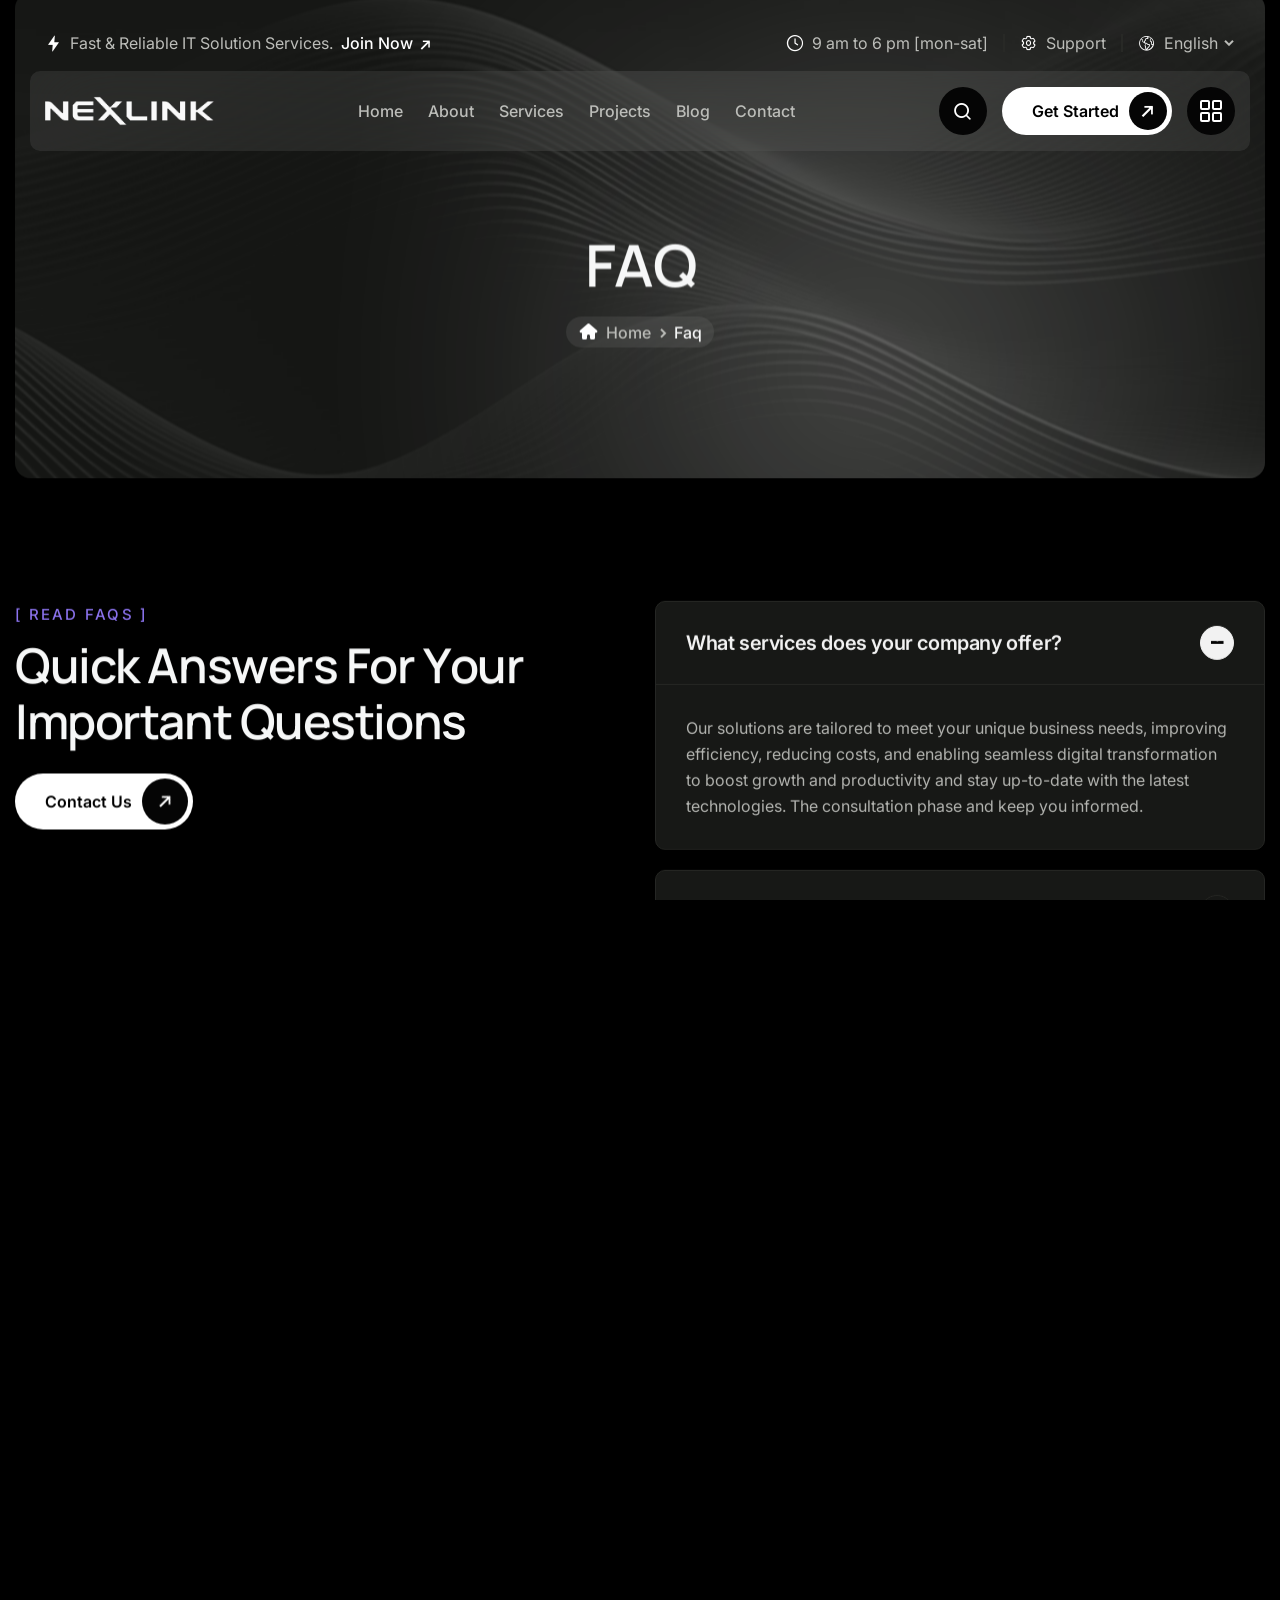
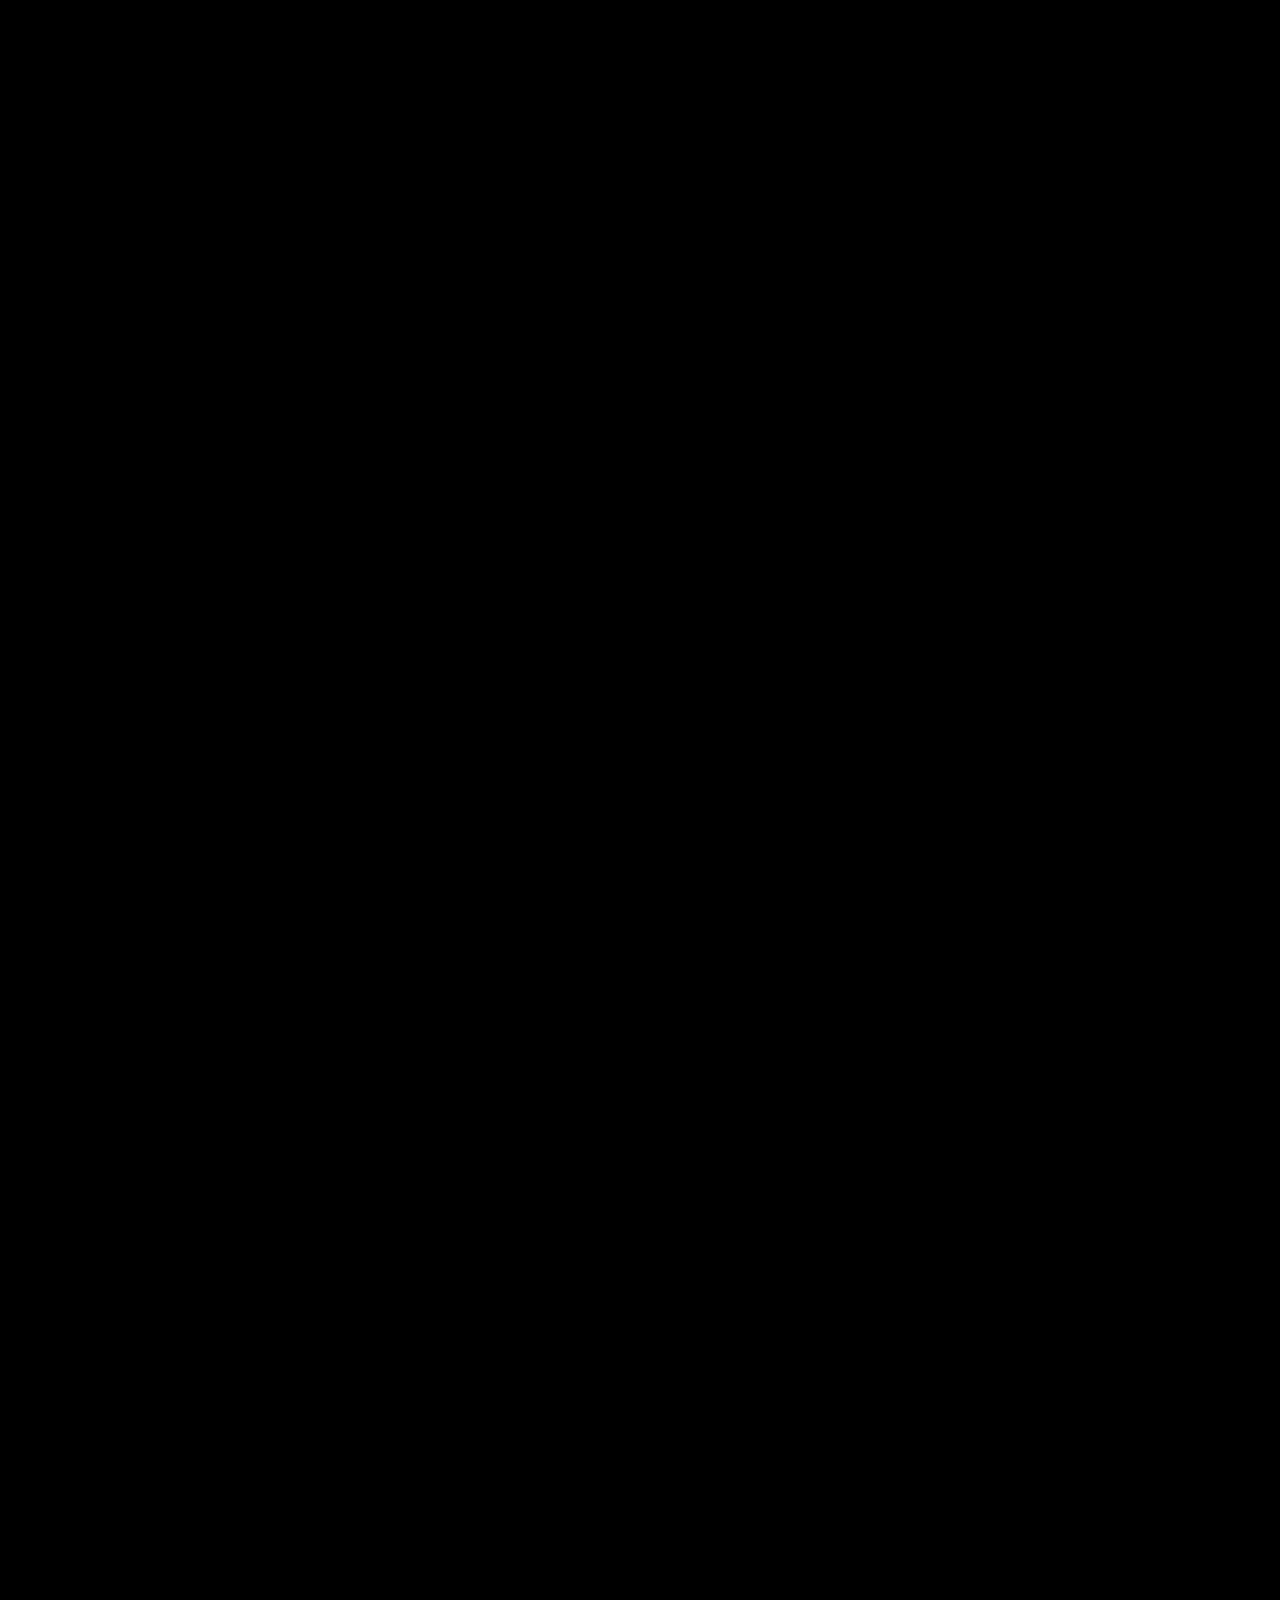
<file: faq.html>
<!doctype html>
<html class="no-js" lang="en">

<head>
  <meta charset="utf-8">
  <meta http-equiv="x-ua-compatible" content="ie=edge">
  <meta name="viewport" content="width=device-width, initial-scale=1">
  <meta name="description" content="Intelligent systems simplify operations, reduce friction, and give your organization room to focus on what matters.">

  <!-- Site Title -->
  <title>NexLink – Smarter Operations for Modern Organizations</title>

  <!-- Place favicon.ico in the root directory -->
  <link rel="shortcut icon" type="image/svg+xml" href="assets/images/fav.svg">

  <!-- CSS here -->
  <link rel="stylesheet" href="assets/css/bootstrap.min.css">
  <link rel="stylesheet" href="assets/css/tekmino-icon.css">
  <link rel="stylesheet" href="assets/css/nice-select.css">
  <link rel="stylesheet" href="assets/css/swiper.min.css">
  <link rel="stylesheet" href="assets/css/venobox.min.css">
  <link rel="stylesheet" href="assets/css/meanmenu.css">
  <link rel="stylesheet" href="assets/css/main.css">
</head>

<body>
  <div class="body-overlay"></div>

  <!-- Preloader Start -->
  <div class="preloader is-loading">
    <div class="loading-container">
      <div class="loading"></div>
      <div id="loading-icon"><img src="assets/images/fav.svg" alt="Loading"></div>
    </div>
  </div>
  <!-- Preloader end -->

  <!-- back to top start -->
  <div class="back-to-top-wrapper">
    <button id="back_to_top" type="button" class="back-to-top-btn">
      <span class="back_to_top_icon"><i class="tji-arrow-up-4"></i></span>
      <span class="back_to_top_text">Scroll Top</span>
    </button>
  </div>
  <!-- back to top end -->

  <!-- start: Search Popup -->
  <div class="search_popup">
    <div class="search_close">
      <button type="button" class="search_close_btn">
        <svg width="18" height="18" viewBox="0 0 18 18" fill="none" xmlns="http://www.w3.org/2000/svg">
          <path d="M17 1L1 17" stroke="currentColor" stroke-width="1.5" stroke-linecap="round"
            stroke-linejoin="round" />
          <path d="M1 1L17 17" stroke="currentColor" stroke-width="1.5" stroke-linecap="round"
            stroke-linejoin="round" />
        </svg>
      </button>
    </div>
    <div class="container">
      <div class="row">
        <div class="col-xxl-12">
          <div class="tj_search_wrapper">
            <div class="search_form">
              <form action="#">
                <div class="search_input">
                  <h4 class="title">Search Projects, Service or Blog.</h4>
                  <div class="search-box">
                    <input class="search-input-field" type="search" placeholder="Search here..." required="">
                    <button type="submit">
                      <i class="tji-search"></i>
                    </button>
                  </div>
                </div>
              </form>
            </div>
          </div>
        </div>
      </div>
    </div>
  </div>
  <div class="search-popup-overlay"></div>
  <!-- end: Search Popup -->

  <!-- start: Offcanvas Menu -->
  <div class="tj-offcanvas-area d-none d-lg-block">
    <div class="hamburger_bg"></div>
    <div class="hamburger_wrapper">
      <div class="hamburger_inner">
        <div class="hamburger_top d-flex align-items-center justify-content-between">
          <div class="hamburger_logo">
            <a href="index.html" class="mobile_logo">
              <img src="assets/images/logos/nexlink-logo-white.png" alt="Logo">
            </a>
          </div>
          <div class="hamburger_close">
            <button class="hamburger_close_btn">
              <svg width="18" height="18" viewBox="0 0 18 18" fill="none" xmlns="http://www.w3.org/2000/svg">
                <path d="M17 1L1 17" stroke="currentColor" stroke-width="1.5" stroke-linecap="round"
                  stroke-linejoin="round" />
                <path d="M1 1L17 17" stroke="currentColor" stroke-width="1.5" stroke-linecap="round"
                  stroke-linejoin="round" />
              </svg>
            </button>
          </div>
        </div>
        <div class="offcanvas-text">
          <p>Developing personalize our customer journeys to increase satisfaction & loyalty of our expansion recognized
            by industry leaders.</p>
        </div>
        <div class="hamburger-search-area">
          <h5 class="hamburger-title">Search Now!</h5>
          <div class="hamburger_search">
            <form method="get" action="index.html">
              <button type="submit"><i class="tji-search"></i></button>
              <input type="search" autocomplete="off" name="s" value="" placeholder="Search here...">
            </form>
          </div>
        </div>
        <div class="hamburger-infos">
          <h5 class="hamburger-title">Contact Info</h5>
          <div class="contact-info">
            <div class="contact-item">
              <span class="subtitle">Phone</span>
              <a class="contact-link" href="tel:10095447818">+1 (009) 544-7818</a>
            </div>
            <div class="contact-item">
              <span class="subtitle">Email</span>
              <a class="contact-link" href="mailto:info@nexlink.com">info@nexlink.com</a>
            </div>
            <div class="contact-item">
              <span class="subtitle">Location</span>
              <span class="contact-link">993 Renner Burg, West Rond, MT 94251-030</span>
            </div>
          </div>
        </div>
      </div>
      <div class="hamburger-socials">
        <h5 class="hamburger-title">Follow Us</h5>
        <div class="social-links style-2">
          <ul>
            <li><a href="https://www.facebook.com/" target="_blank"><i class="tji-facebook"></i></a></li>
            <li><a href="https://www.linkedin.com/" target="_blank"><i class="tji-linkedin"></i></a></li>
            <li><a href="https://www.instagram.com/" target="_blank"><i class="tji-instagram"></i></a></li>
            <li><a href="https://x.com/" target="_blank"><i class="tji-x-twitter"></i></a></li>
          </ul>
        </div>
      </div>
    </div>
  </div>
  <!-- end: Offcanvas Menu -->

  <!-- start: Hamburger Menu -->
  <div class="hamburger-area d-lg-none">
    <div class="hamburger_bg"></div>
    <div class="hamburger_wrapper">
      <div class="hamburger_inner">
        <div class="hamburger_top d-flex align-items-center justify-content-between">
          <div class="hamburger_logo">
            <a href="index.html" class="mobile_logo">
              <img src="assets/images/logos/nexlink-logo-white.png" alt="Logo">
            </a>
          </div>
          <div class="hamburger_close">
            <button class="hamburger_close_btn">
              <svg width="18" height="18" viewBox="0 0 18 18" fill="none" xmlns="http://www.w3.org/2000/svg">
                <path d="M17 1L1 17" stroke="currentColor" stroke-width="1.5" stroke-linecap="round"
                  stroke-linejoin="round" />
                <path d="M1 1L17 17" stroke="currentColor" stroke-width="1.5" stroke-linecap="round"
                  stroke-linejoin="round" />
              </svg>
            </button>
          </div>
        </div>
        <div class="hamburger_menu">
          <div class="mobile_menu"></div>
        </div>
        <div class="hamburger-infos">
          <h5 class="hamburger-title">Contact Info</h5>
          <div class="contact-info">
            <div class="contact-item">
              <span class="subtitle">Phone</span>
              <a class="contact-link" href="tel:8089091313">808-909-1313</a>
            </div>
            <div class="contact-item">
              <span class="subtitle">Email</span>
              <a class="contact-link" href="mailto:info@nexlink.com">info@nexlink.com</a>
            </div>
            <div class="contact-item">
              <span class="subtitle">Location</span>
              <span class="contact-link">993 Renner Burg, West Rond, MT 94251-030</span>
            </div>
          </div>
        </div>
      </div>
      <div class="hamburger-socials">
        <h5 class="hamburger-title">Follow Us</h5>
        <div class="social-links style-2">
          <ul>
            <li><a href="https://www.facebook.com/" target="_blank"><i class="tji-facebook"></i></a></li>
            <li><a href="https://www.linkedin.com/" target="_blank"><i class="tji-linkedin"></i></a></li>
            <li><a href="https://www.instagram.com/" target="_blank"><i class="tji-instagram"></i></a></li>
            <li><a href="https://x.com/" target="_blank"><i class="tji-x-twitter"></i></a></li>
          </ul>
        </div>
      </div>
    </div>
  </div>
  <!-- end: Hamburger Menu -->

  <!-- start: Header Area -->
  <header class="header-area header-1 header-absolute">
    <div class="header-top d-lg-block d-none">
      <div class="container-fluid">
        <div class="row">
          <div class="col-12">
            <div class="header-top-content">
              <p class="topbar-text"><i class="tji-spark"></i> Fast & Reliable IT Solution Services. <a
                  href="contact.html">Join Now</a>
              </p>
              <div class="header-info">
                <div class="info-item">
                  <span><i class="tji-clock"></i></span>
                  <span>9 am to 6 pm [mon-sat]</span>
                </div>
                <div class="info-item">
                  <span><i class="tji-gear"></i></span>
                  <a href="contact.html">Support</a>
                </div>
                <div class="info-item">
                  <span><i class="tji-globe"></i></span>
                  <div class="tj-select">
                    <select class="nice-select">
                      <option value="1">English</option>
                      <option value="2">Arabic</option>
                      <option value="3">Spanish</option>
                    </select>
                  </div>
                </div>
              </div>
            </div>
          </div>
        </div>
      </div>
    </div>
    <div class="header-bottom">
      <div class="container-fluid">
        <div class="row">
          <div class="col-12">
            <div class="header-wrapper">
              <!-- site logo -->
              <div class="site_logo">
                <a class="logo" href="index.html"><img src="assets/images/logos/nexlink-logo-white.png" alt="Logo"></a>
              </div>

              <!-- navigation -->
              <div class="menu-area d-none d-lg-inline-flex align-items-center">
                <nav id="mobile-menu" class="mainmenu">
                  <ul>
                    <li><a href="index-3.html">Home</a></li>
                    <li><a href="about.html">About</a></li>
                    <li><a href="service.html">Services</a></li>
                    <li><a href="project.html">Projects</a></li>
                    <li><a href="blog.html">Blog</a></li>
                    <li><a href="contact.html">Contact</a></li>
                  </ul>
                </nav>
              </div>

              <!-- header right info -->
              <div class="header-right-item d-none d-lg-inline-flex">
                <div class="header-search">
                  <button class="search">
                    <i class="tji-search"></i>
                  </button>
                </div>
                <div class="header-button d-xl-block d-none">
                  <a class="tj-primary-btn" href="contact.html">
                    <span class="btn-text"><span>Get Started</span></span>
                    <span class="btn-icon"><i class="tji-arrow-right-2"></i></span>
                  </a>
                </div>
                <!-- menu bar -->
                <button class="menu_btn menu_offcanvas d-none d-lg-block">
                  <span class="cubes">
                    <span></span>
                    <span></span>
                    <span></span>
                    <span></span>
                  </span>
                </button>
              </div>

              <!-- menu bar -->
              <button class="menu_btn mobile_menu_bar d-lg-none">
                <span class="cubes">
                  <span></span>
                  <span></span>
                  <span></span>
                  <span></span>
                </span>
              </button>
            </div>
          </div>
        </div>
      </div>
    </div>
  </header>
  <!-- end: Header Area -->

  <!-- start: Header Area -->
  <header class="header-area header-1 header-duplicate header-sticky">
    <div class="header-bottom">
      <div class="container-fluid">
        <div class="row">
          <div class="col-12">
            <div class="header-wrapper">
              <!-- site logo -->
              <div class="site_logo">
                <a class="logo" href="index.html"><img src="assets/images/logos/nexlink-logo-white.png" alt="Logo"></a>
              </div>

              <!-- navigation -->
              <div class="menu-area d-none d-lg-inline-flex align-items-center">
                <nav class="mainmenu">
                  <ul>
                    <li><a href="index-3.html">Home</a></li>
                    <li><a href="about.html">About</a></li>
                    <li><a href="service.html">Services</a></li>
                    <li><a href="project.html">Projects</a></li>
                    <li><a href="blog.html">Blog</a></li>
                    <li><a href="contact.html">Contact</a></li>
                  </ul>
                </nav>
              </div>

              <!-- header right info -->
              <div class="header-right-item d-none d-lg-inline-flex">
                <div class="header-search">
                  <button class="search">
                    <i class="tji-search"></i>
                  </button>
                </div>
                <div class="header-button d-xl-block d-none">
                  <a class="tj-primary-btn" href="contact.html">
                    <span class="btn-text"><span>Get Started</span></span>
                    <span class="btn-icon"><i class="tji-arrow-right-2"></i></span>
                  </a>
                </div>
                <!-- menu bar -->
                <button class="menu_btn menu_offcanvas d-none d-lg-block">
                  <span class="cubes">
                    <span></span>
                    <span></span>
                    <span></span>
                    <span></span>
                  </span>
                </button>
              </div>

              <!-- menu bar -->
              <button class="menu_btn mobile_menu_bar d-lg-none">
                <span class="cubes">
                  <span></span>
                  <span></span>
                  <span></span>
                  <span></span>
                </span>
              </button>
            </div>
          </div>
        </div>
      </div>
    </div>
  </header>
  <!-- end: Header Area -->

  <div id="smooth-wrapper">
    <div id="smooth-content">

      <main id="primary" class="site-main">
        <div class="top-space-30"></div>
        <!-- start: Breadcrumb Section -->
        <section class="tj-page-header fix">
          <div class="hero-bg" data-bg-image="assets/images/hero/hero-bg.webp"></div>
          <div class="container">
            <div class="row">
              <div class="col-lg-12">
                <div class="tj-page-header-content text-center">
                  <h1 class="tj-page-title tj-split-text-2">FAQ</h1>
                  <div class="tj-page-link">
                    <span><i class="tji-home"></i></span>
                    <span>
                      <a href="index.html">Home</a>
                    </span>
                    <span><i class="tji-arrow-right"></i></span>
                    <span>
                      <span>Faq</span>
                    </span>
                  </div>
                </div>
              </div>
            </div>
          </div>

        </section>
        <!-- end: Breadcrumb Section -->

        <!-- start: FAQ Section -->
        <section class="tj-faq-section-2 tj-faq-section-4 section-gap fix">
          <div class="container">
            <div class="row">
              <div class="col-lg-6">
                <div class="faq-left">
                  <div class="sec-heading">
                    <span class="sub-title tj-fade-anim">[ Read FAQS ]</span>
                    <h2 class="sec-title tj-split-text-1">Quick Answers For Your Important Questions</h2>
                    <a class="tj-primary-btn" href="contact.html">
                      <span class="btn-text"><span>Contact Us</span></span>
                      <span class="btn-icon"><i class="tji-arrow-right-2"></i></span>
                    </a>
                  </div>
                  <div class="faq-contact faq-contact-2">
                    <h5 class="title">
                      Getting started is easy! Simply reach out us through our contact form or give us a call & we’ll
                      schedule.
                    </h5>
                    <div class="faq-contact-item">
                      <ul class="faq-contact-list">
                        <li>
                          <img src="./assets/images/testimonial/client-1.webp" alt="">
                        </li>
                        <li>
                          <i class="tji-phone-2"></i>
                        </li>
                      </ul>
                      <div class="faq-contact-number-wrapper">
                        <p class="desc">Call us now</p>
                        <h5 class="faq-contact-number"><a href="tel:+18883338181">+1 (888) 333-8181</a></h5>
                      </div>
                    </div>
                  </div>
                </div>
              </div>
              <div class="col-lg-6">
                <div class="tj_accordion tj_accordion_2 tj_accordion_3" id="tjAccordion01">
                  <div class="accordion_item active tj-fade-anim">
                    <button class="accordion_title" type="button" data-bs-toggle="collapse"
                      data-bs-target="#accordion-1" aria-expanded="true">
                      What services does your company offer?
                    </button>
                    <div id="accordion-1" class="collapse show" data-bs-parent="#tjAccordion01">
                      <div class="accordion-body accordion_content">
                        Our solutions are tailored to meet your unique business needs, improving efficiency, reducing
                        costs,
                        and enabling seamless digital transformation to boost growth and productivity and stay
                        up-to-date
                        with the latest technologies. The consultation phase and keep you informed.
                      </div>
                    </div>
                  </div>
                  <div class="accordion_item tj-fade-anim">
                    <button class="accordion_title collapsed" type="button" data-bs-toggle="collapse"
                      data-bs-target="#accordion-2" aria-expanded="false">
                      How can your IT solutions help my business?
                    </button>
                    <div id="accordion-2" class="collapse" data-bs-parent="#tjAccordion01">
                      <div class="accordion-body accordion_content">
                        Our solutions are tailored to meet your unique business needs, improving efficiency, reducing
                        costs,
                        and enabling seamless digital transformation to boost growth and productivity and stay
                        up-to-date
                        with the latest technologies. The consultation phase and keep you informed.
                      </div>
                    </div>
                  </div>
                  <div class="accordion_item tj-fade-anim">
                    <button class="accordion_title collapsed" type="button" data-bs-toggle="collapse"
                      data-bs-target="#accordion-3" aria-expanded="false">
                      Do you provide support after project completion?
                    </button>
                    <div id="accordion-3" class="collapse" data-bs-parent="#tjAccordion01">
                      <div class="accordion-body accordion_content">
                        Our solutions are tailored to meet your unique business needs, improving efficiency, reducing
                        costs,
                        and enabling seamless digital transformation to boost growth and productivity and stay
                        up-to-date
                        with the latest technologies. The consultation phase and keep you informed.
                      </div>
                    </div>
                  </div>
                  <div class="accordion_item tj-fade-anim">
                    <button class="accordion_title collapsed" type="button" data-bs-toggle="collapse"
                      data-bs-target="#accordion-4" aria-expanded="false">
                      How long does it take to implement an IT solution?
                    </button>
                    <div id="accordion-4" class="collapse" data-bs-parent="#tjAccordion01">
                      <div class="accordion-body accordion_content">
                        Our solutions are tailored to meet your unique business needs, improving efficiency, reducing
                        costs,
                        and enabling seamless digital transformation to boost growth and productivity and stay
                        up-to-date
                        with the latest technologies. The consultation phase and keep you informed.
                      </div>
                    </div>
                  </div>
                  <div class="accordion_item tj-fade-anim">
                    <button class="accordion_title collapsed" type="button" data-bs-toggle="collapse"
                      data-bs-target="#accordion-5" aria-expanded="false">
                      Is my data secure with your solutions?
                    </button>
                    <div id="accordion-5" class="collapse" data-bs-parent="#tjAccordion01">
                      <div class="accordion-body accordion_content">
                        Our solutions are tailored to meet your unique business needs, improving efficiency, reducing
                        costs,
                        and enabling seamless digital transformation to boost growth and productivity and stay
                        up-to-date
                        with the latest technologies. The consultation phase and keep you informed.
                      </div>
                    </div>
                  </div>
                </div>
              </div>
            </div>
          </div>
        </section>
        <!-- end: FAQ Section -->

        <!-- start: FAQ 2 Section -->
        <section class="tj-faq-section tj-faq-section-5 section-gap">
          <div class="container">
            <div class="row">
              <div class="col">
                <div class="sec-heading sec-heading-centered">
                  <span class="sub-title">[ Read Answers ]</span>
                  <h2 class="sec-title tj-split-text-1">Quick Answers For Your Most Questions.</h2>
                </div>

                <div class="tj_accordion" id="tjAccordion02">
                  <div class="accordion_item active">
                    <button class="accordion_title" type="button" data-bs-toggle="collapse"
                      data-bs-target="#accordion-2-1" aria-expanded="true">
                      What services does your company offer?
                    </button>
                    <div id="accordion-2-1" class="collapse show" data-bs-parent="#tjAccordion02">
                      <div class="accordion-body accordion_content">
                        Our solutions are tailored to meet your unique business needs, improving efficiency, reducing
                        costs,
                        and enabling seamless digital transformation to boost growth and productivity and stay
                        up-to-date
                        with the latest technologies. The consultation phase and keep you informed.
                      </div>
                    </div>
                  </div>
                  <div class="accordion_item">
                    <button class="accordion_title collapsed" type="button" data-bs-toggle="collapse"
                      data-bs-target="#accordion-2-2" aria-expanded="false">
                      How can your IT solutions help my business?
                    </button>
                    <div id="accordion-2-2" class="collapse" data-bs-parent="#tjAccordion02">
                      <div class="accordion-body accordion_content">
                        Our solutions are tailored to meet your unique business needs, improving efficiency, reducing
                        costs,
                        and enabling seamless digital transformation to boost growth and productivity and stay
                        up-to-date
                        with the latest technologies. The consultation phase and keep you informed.
                      </div>
                    </div>
                  </div>
                  <div class="accordion_item">
                    <button class="accordion_title collapsed" type="button" data-bs-toggle="collapse"
                      data-bs-target="#accordion-2-3" aria-expanded="false">
                      Do you provide support after project completion?
                    </button>
                    <div id="accordion-2-3" class="collapse" data-bs-parent="#tjAccordion02">
                      <div class="accordion-body accordion_content">
                        Our solutions are tailored to meet your unique business needs, improving efficiency, reducing
                        costs,
                        and enabling seamless digital transformation to boost growth and productivity and stay
                        up-to-date
                        with the latest technologies. The consultation phase and keep you informed.
                      </div>
                    </div>
                  </div>
                  <div class="accordion_item">
                    <button class="accordion_title collapsed" type="button" data-bs-toggle="collapse"
                      data-bs-target="#accordion-2-4" aria-expanded="false">
                      How long does it take to implement an IT solution?
                    </button>
                    <div id="accordion-2-4" class="collapse" data-bs-parent="#tjAccordion02">
                      <div class="accordion-body accordion_content">
                        Our solutions are tailored to meet your unique business needs, improving efficiency, reducing
                        costs,
                        and enabling seamless digital transformation to boost growth and productivity and stay
                        up-to-date
                        with the latest technologies. The consultation phase and keep you informed.
                      </div>
                    </div>
                  </div>
                  <div class="accordion_item">
                    <button class="accordion_title collapsed" type="button" data-bs-toggle="collapse"
                      data-bs-target="#accordion-2-5" aria-expanded="false">
                      Is my data secure with your solutions?
                    </button>
                    <div id="accordion-2-5" class="collapse" data-bs-parent="#tjAccordion02">
                      <div class="accordion-body accordion_content">
                        Our solutions are tailored to meet your unique business needs, improving efficiency, reducing
                        costs,
                        and enabling seamless digital transformation to boost growth and productivity and stay
                        up-to-date
                        with the latest technologies. The consultation phase and keep you informed.
                      </div>
                    </div>
                  </div>
                </div>
              </div>
            </div>
          </div>
        </section>
        <!-- end: FAQ Section -->

        <!-- start: Cta Section -->
        <section class="tj-cta-section">
          <div class="container">
            <div class="row">
              <div class="col-12">
                <div class="cta-area tj-fade-anim">
                  <div class="cta-content">
                    <h2 class="title">Don’t Miss Out the Future!</h2>
                  </div>
                  <div class="cta-right">
                    <div class="subscribe-form cta-form">
                      <form action="#">
                        <input type="email" name="email" placeholder="Enter email here...">
                        <button class="tj-primary-btn style-2" type="submit">
                          <span class="btn-text"><span>Subscribe Now</span></span>
                          <span class="btn-icon"><i class="tji-bell"></i></span>
                        </button>
                      </form>
                    </div>
                    <div class="social-links cta-social">
                      <span class="title">Follow us:</span>
                      <ul>
                        <li><a href="https://www.facebook.com/" target="_blank"><i class="tji-facebook"></i></a></li>
                        <li><a href="https://www.instagram.com/" target="_blank"><i class="tji-instagram"></i></a></li>
                        <li><a href="https://www.x.com/" target="_blank"><i class="tji-x-twitter"></i></a></li>
                        <li><a href="https://www.linkedin.com/" target="_blank"><i class="tji-linkedin"></i></a></li>
                      </ul>
                    </div>
                  </div>
                </div>
              </div>
            </div>
          </div>
        </section>
        <!-- end: Cta Section -->
      </main>

      <!-- start: Footer Section -->
      <footer class="tj-footer-section footer-1 section-gap-x">
        <div class="bg-img" data-bg-image="assets/images/footer/footer-bg.webp"></div>
        <div class="footer-main-area">
          <div class="container">
            <div class="row">
              <div class="col">
                <div class="footer_widget_wrapper">
                  <div class="footer-widget footer-col-1">
                    <div class="footer-logo">
                      <a href="index.html">
                        <img src="assets/images/logos/nexlink-logo-white.png" alt="Logo">
                      </a>
                    </div>
                    <div class="footer-text">
                      <p>Every great solution start understand the time into learn about.</p>
                    </div>
                    <div class="download-buttons">
                      <a href="https://play.google.com/store/games"><img src="assets/images/footer/google-play.webp"
                          alt=""></a>
                      <a href="https://www.apple.com/app-store/"><img src="assets/images/footer/app-store.webp"
                          alt=""></a>
                    </div>
                  </div>
                  <div class="footer-widget widget-nav-menu">
                    <h5 class="title">Services</h5>
                    <ul>
                      <li><a href="service-details.html"><span>Manage IT Service</span></a></li>
                      <li><a href="service-details.html"><span>Cloud Computing</span></a></li>
                      <li><a href="service-details.html"><span>Cyber Security</span></a></li>
                      <li><a href="service-details.html"><span>Software Develop</span></a></li>
                      <li><a href="service-details.html"><span>Change Manage</span></a></li>
                      <li><a href="service-details.html"><span>IT Consulting</span></a></li>
                    </ul>
                  </div>
                  <div class="footer-widget widget-nav-menu">
                    <h5 class="title">Resourses</h5>
                    <ul>
                      <li><a href="contact.html"><span>Contact Us</span></a></li>
                      <li><a href="blog-details.html"><span>Privacy Policy</span></a></li>
                      <li><a href="about.html"><span>Recognitions</span></a></li>
                      <li><a href="service.html"><span>Careers</span> <span class="badge">New</span></a></li>
                      <li><a href="blog.html"><span>News</span></a></li>
                      <li><a href="project.html"><span>Feedback</span></a></li>
                    </ul>
                  </div>
                  <div class="footer-widget widget-contact">
                    <h5 class="title">Contact Info</h5>
                    <div class="footer-contact-info">
                      <div class="contact-item">
                        <span>993 Renner Burg, West Rond, MT 94251-030, USA.</span>
                      </div>
                      <div class="contact-item">
                        <a href="tel:10095447818">P: +1 (009) 544-7818</a>
                        <a href="mailto:support@nexlink.com">E: support@nexlink.com</a>
                      </div>
                      <div class="contact-item">
                        <span><i class="tji-clock"></i> Mon-Fri 09am-06pm</span>
                      </div>
                    </div>
                  </div>
                </div>
              </div>
            </div>
          </div>
        </div>
        <div class="tj-copyright-area">
          <div class="copyright-wrap">
            <div class="container">
              <div class="row">
                <div class="col-12">
                  <div class="copyright-content-area">
                    <div class="copyright-text">
                      <p><a href="https://themeforest.net/user/theme-junction/portfolio" target="_blank">NexLink</a>
                        &copy;
                        2025. All right reserved.</p>
                    </div>
                    <div class="copyright-menu">
                      <ul>
                        <li><a href="contact.html">Privacy & Policy</a></li>
                        <li><a href="contact.html">Terms & Condition</a></li>
                      </ul>
                    </div>
                  </div>
                </div>
              </div>
            </div>
          </div>
        </div>
      </footer>
      <!-- end: Footer Section -->
    </div>
  </div>

  <!-- JS here -->
  <script src="assets/js/jquery.min.js"></script>
  <script src="assets/js/bootstrap.bundle.min.js"></script>
  <script src="assets/js/gsap.min.js"></script>
  <script src="assets/js/gsap-scroll-smoother.js"></script>
  <script src="assets/js/gsap-scroll-to-plugin.min.js"></script>
  <script src="assets/js/gsap-scroll-trigger.min.js"></script>
  <script src="assets/js/gsap-split-text.min.js"></script>
  <script src="assets/js/jquery.nice-select.min.js"></script>
  <script src="assets/js/swiper.min.js"></script>
  <script src="assets/js/waypoints.min.js"></script>
  <script src="assets/js/counterup.min.js"></script>
  <script src="assets/js/venobox.min.js"></script>
  <script src="assets/js/meanmenu.js"></script>
  <script src="assets/js/gsap-animation.js"></script>
  <script src="assets/js/main.js"></script>
</body>

</html>
</file>
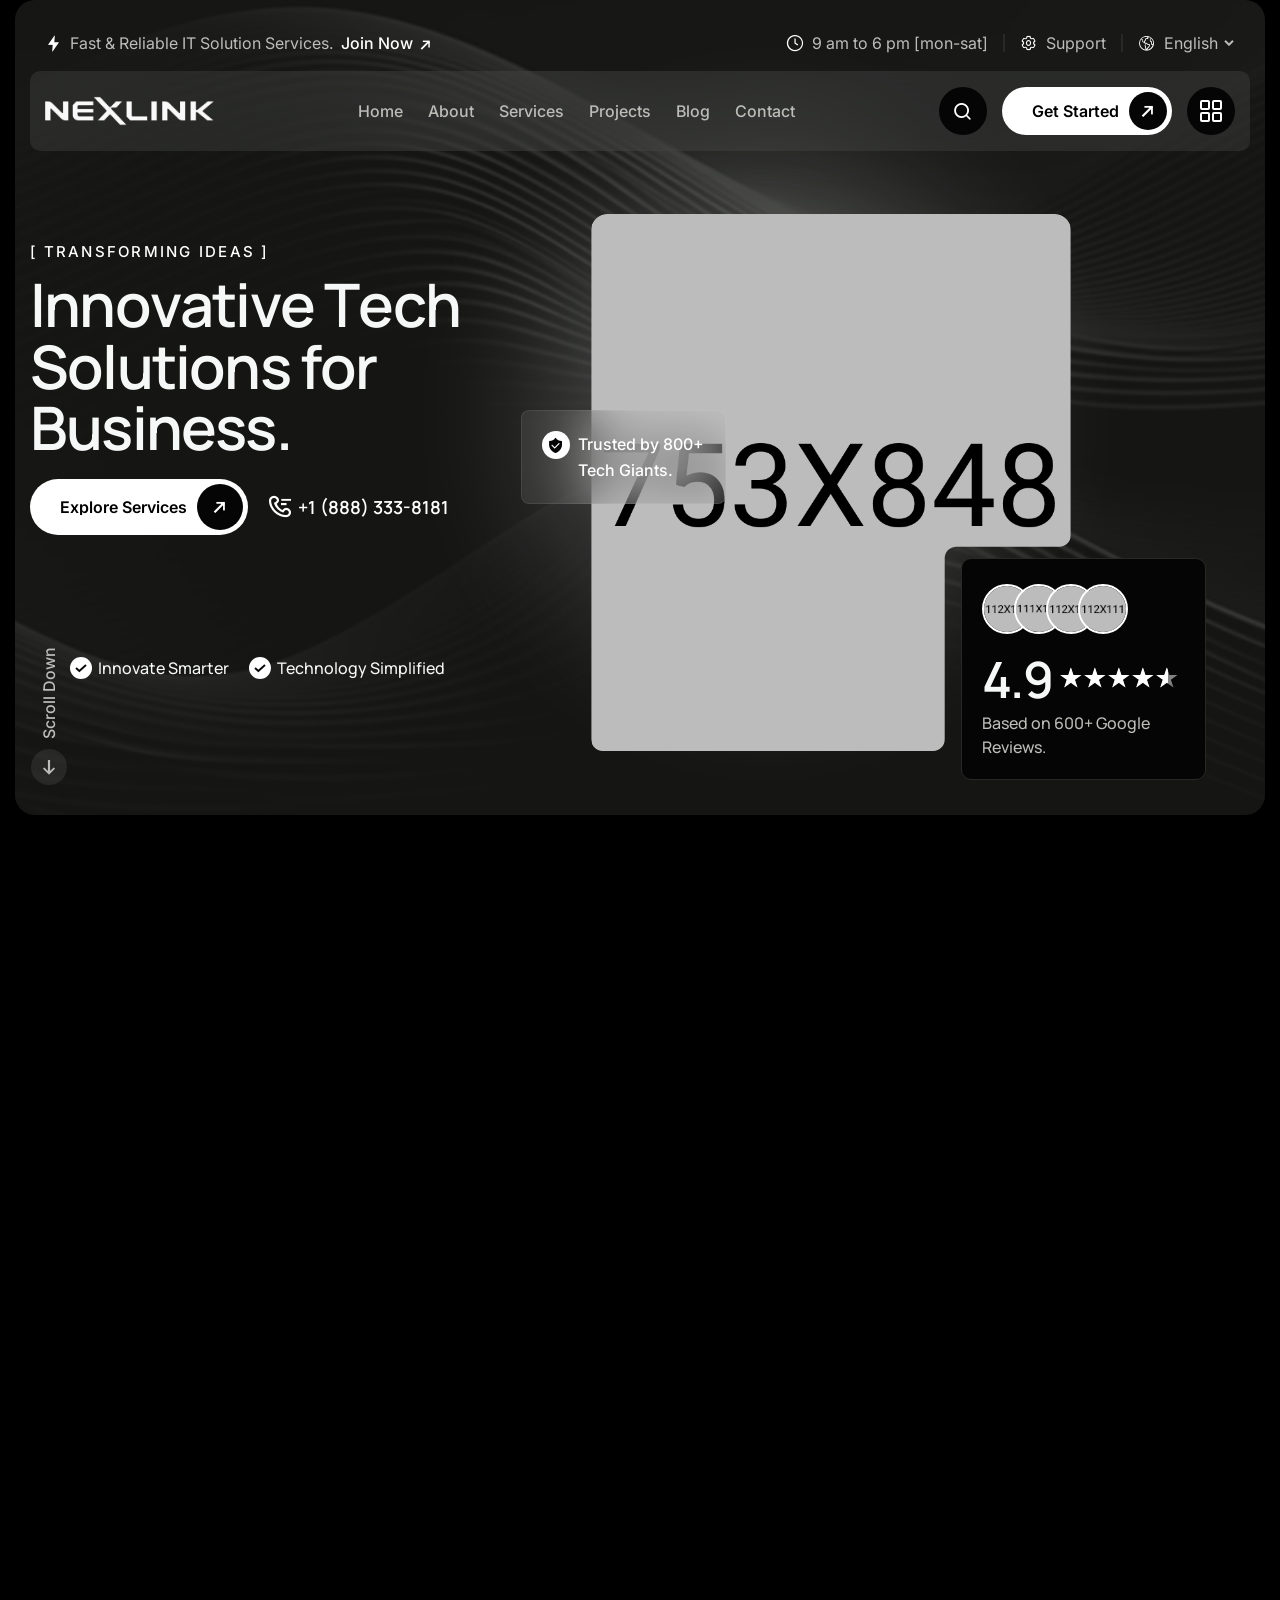
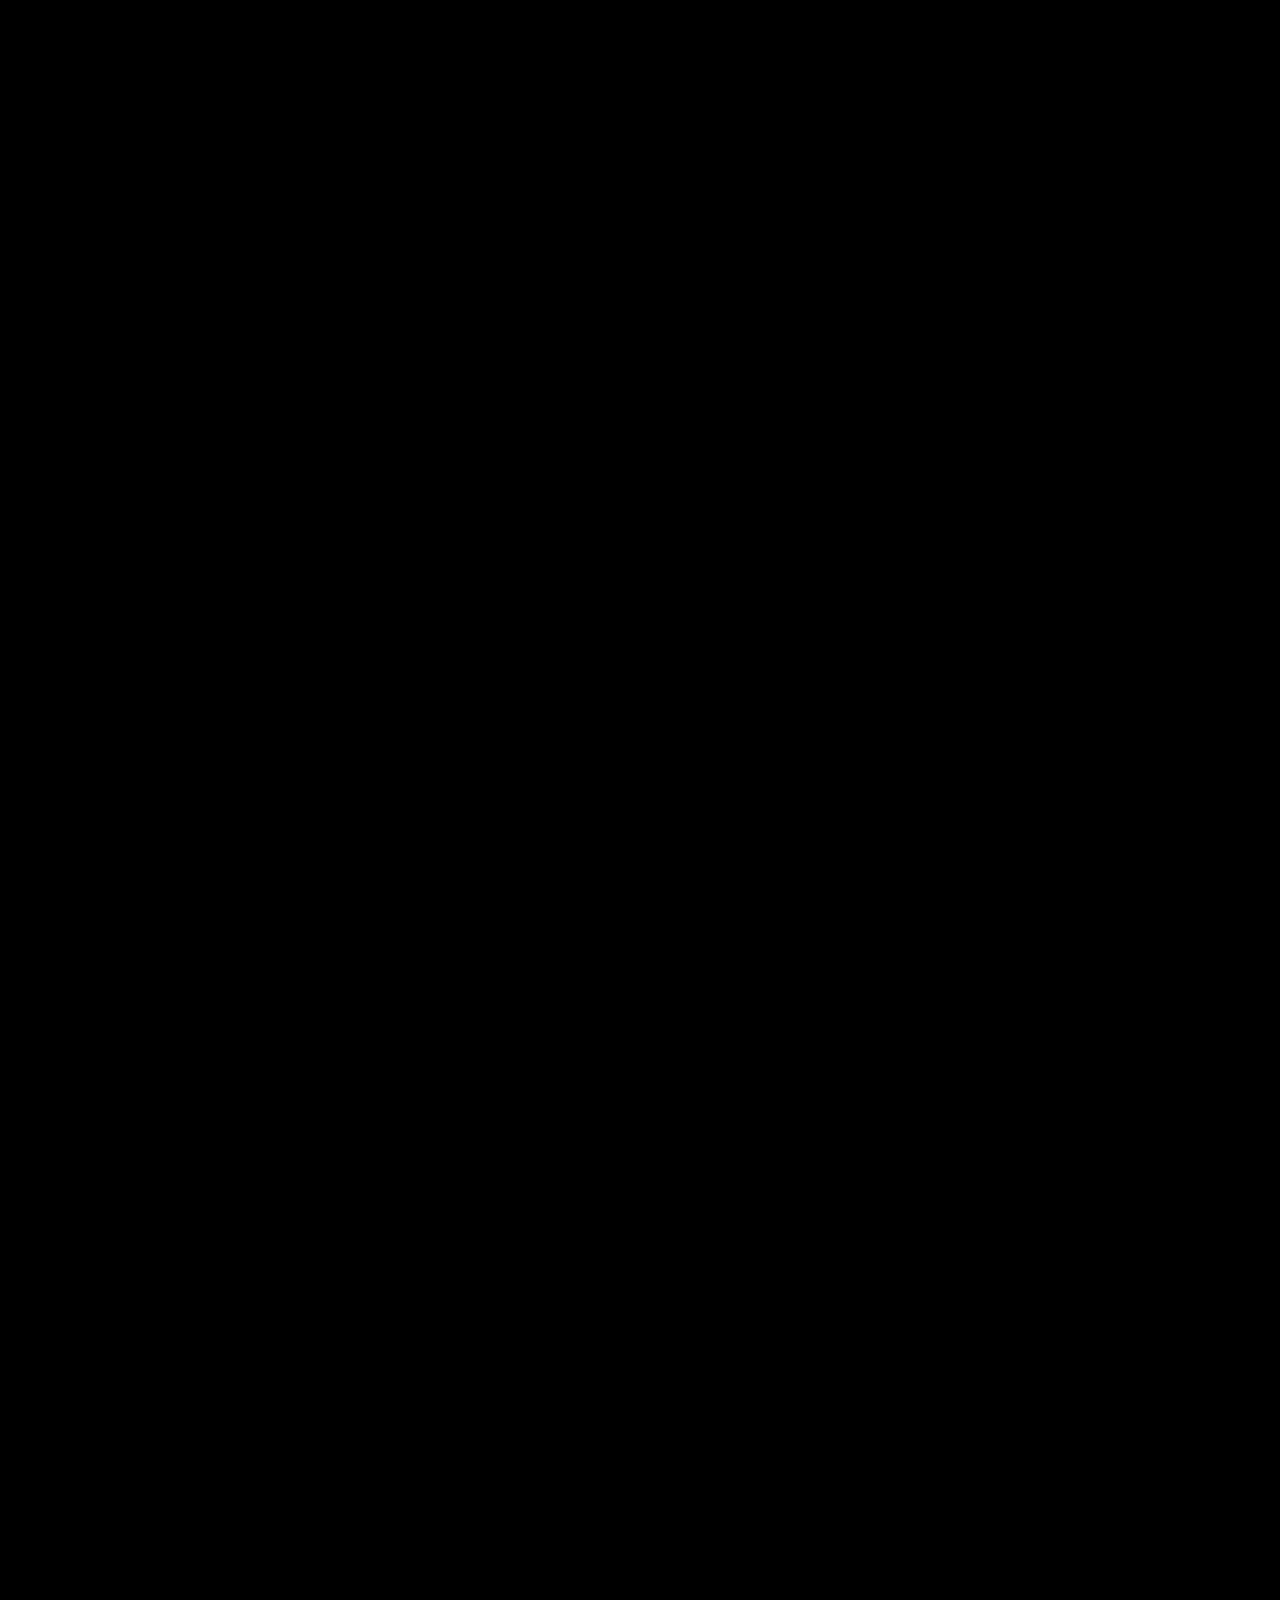
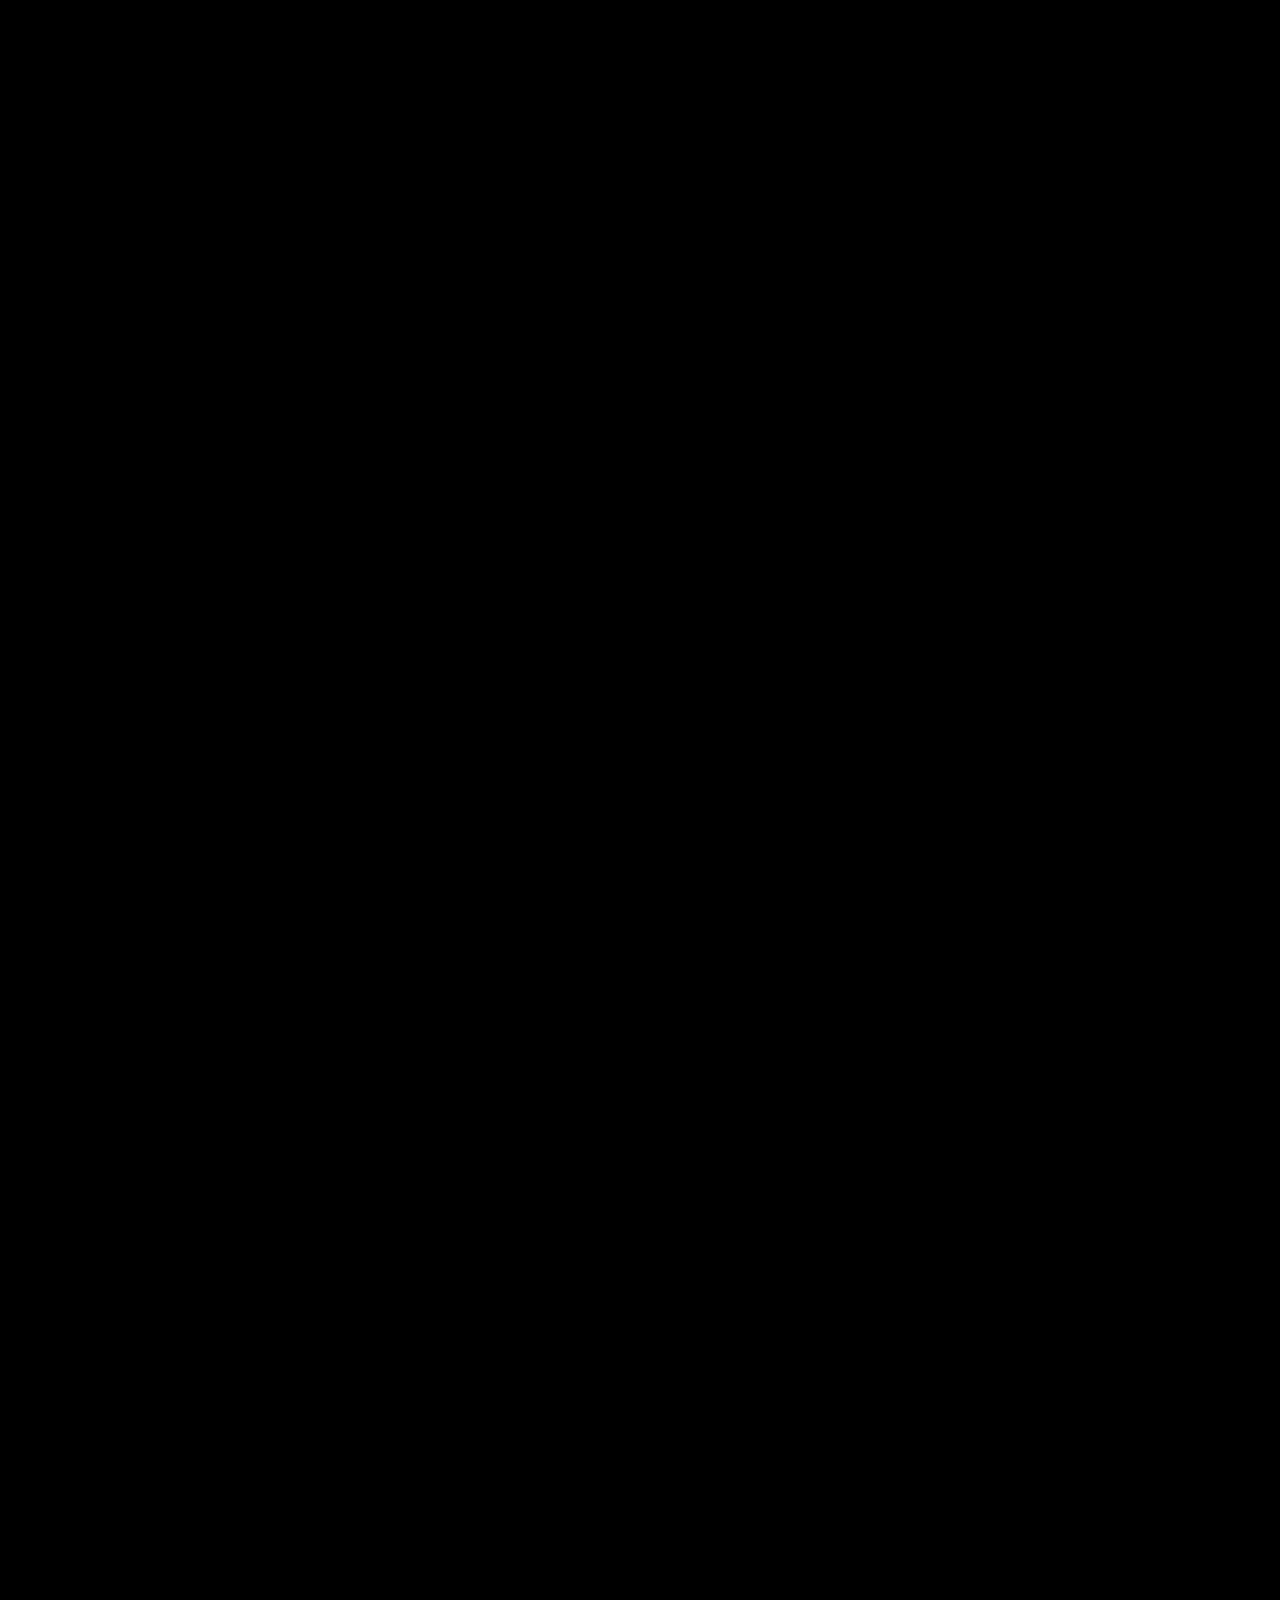
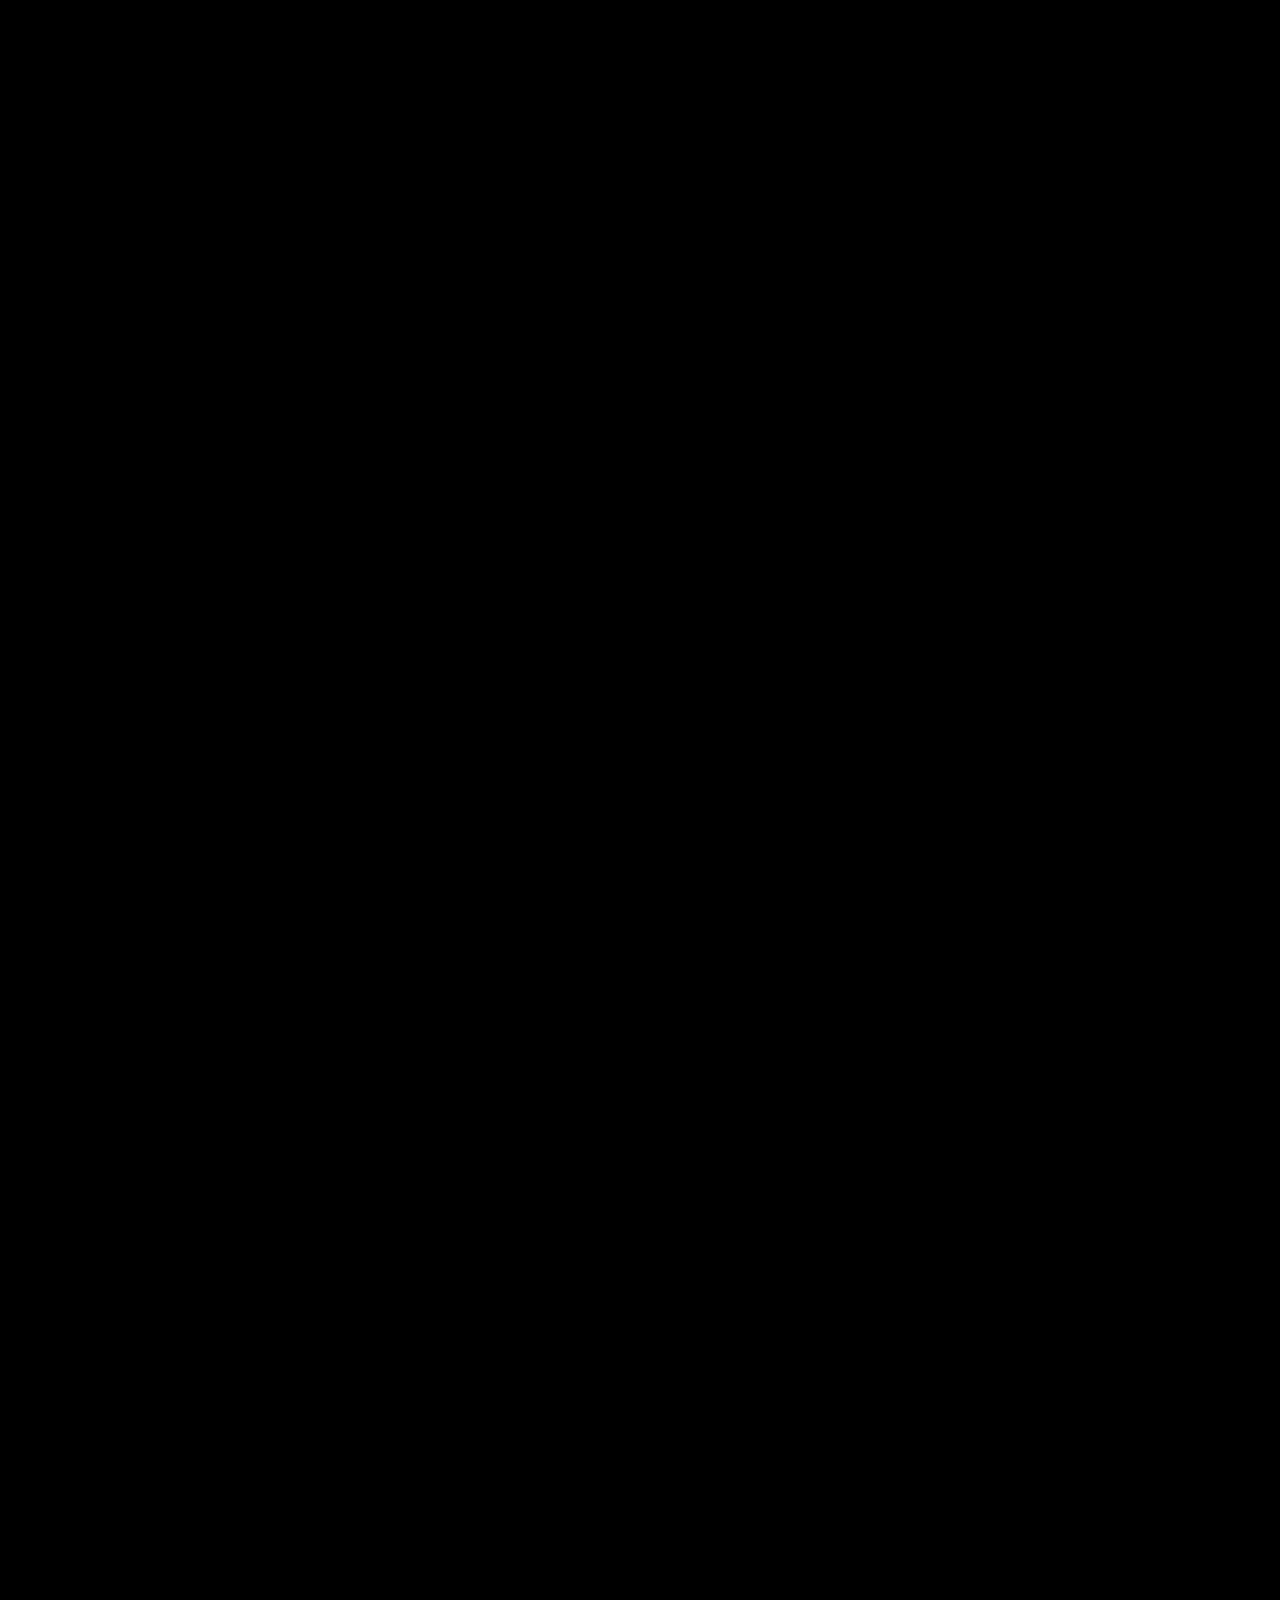
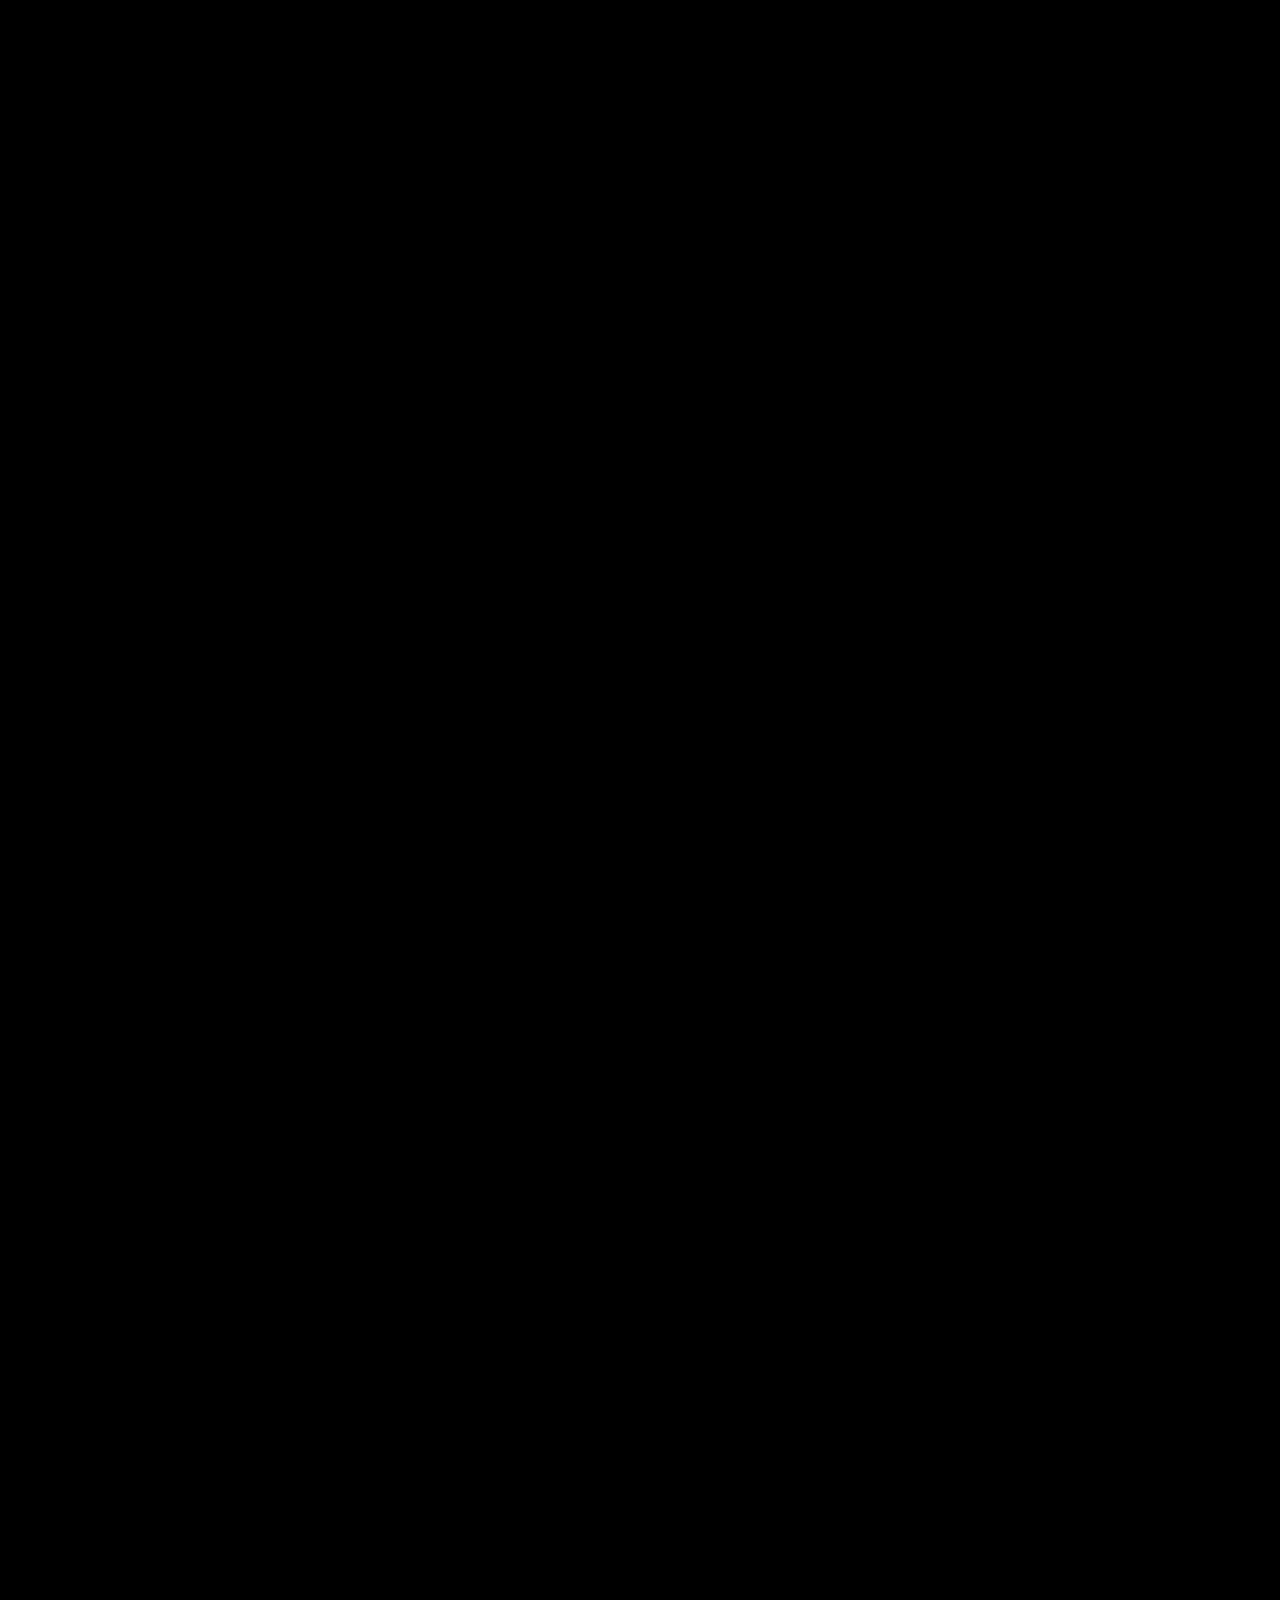
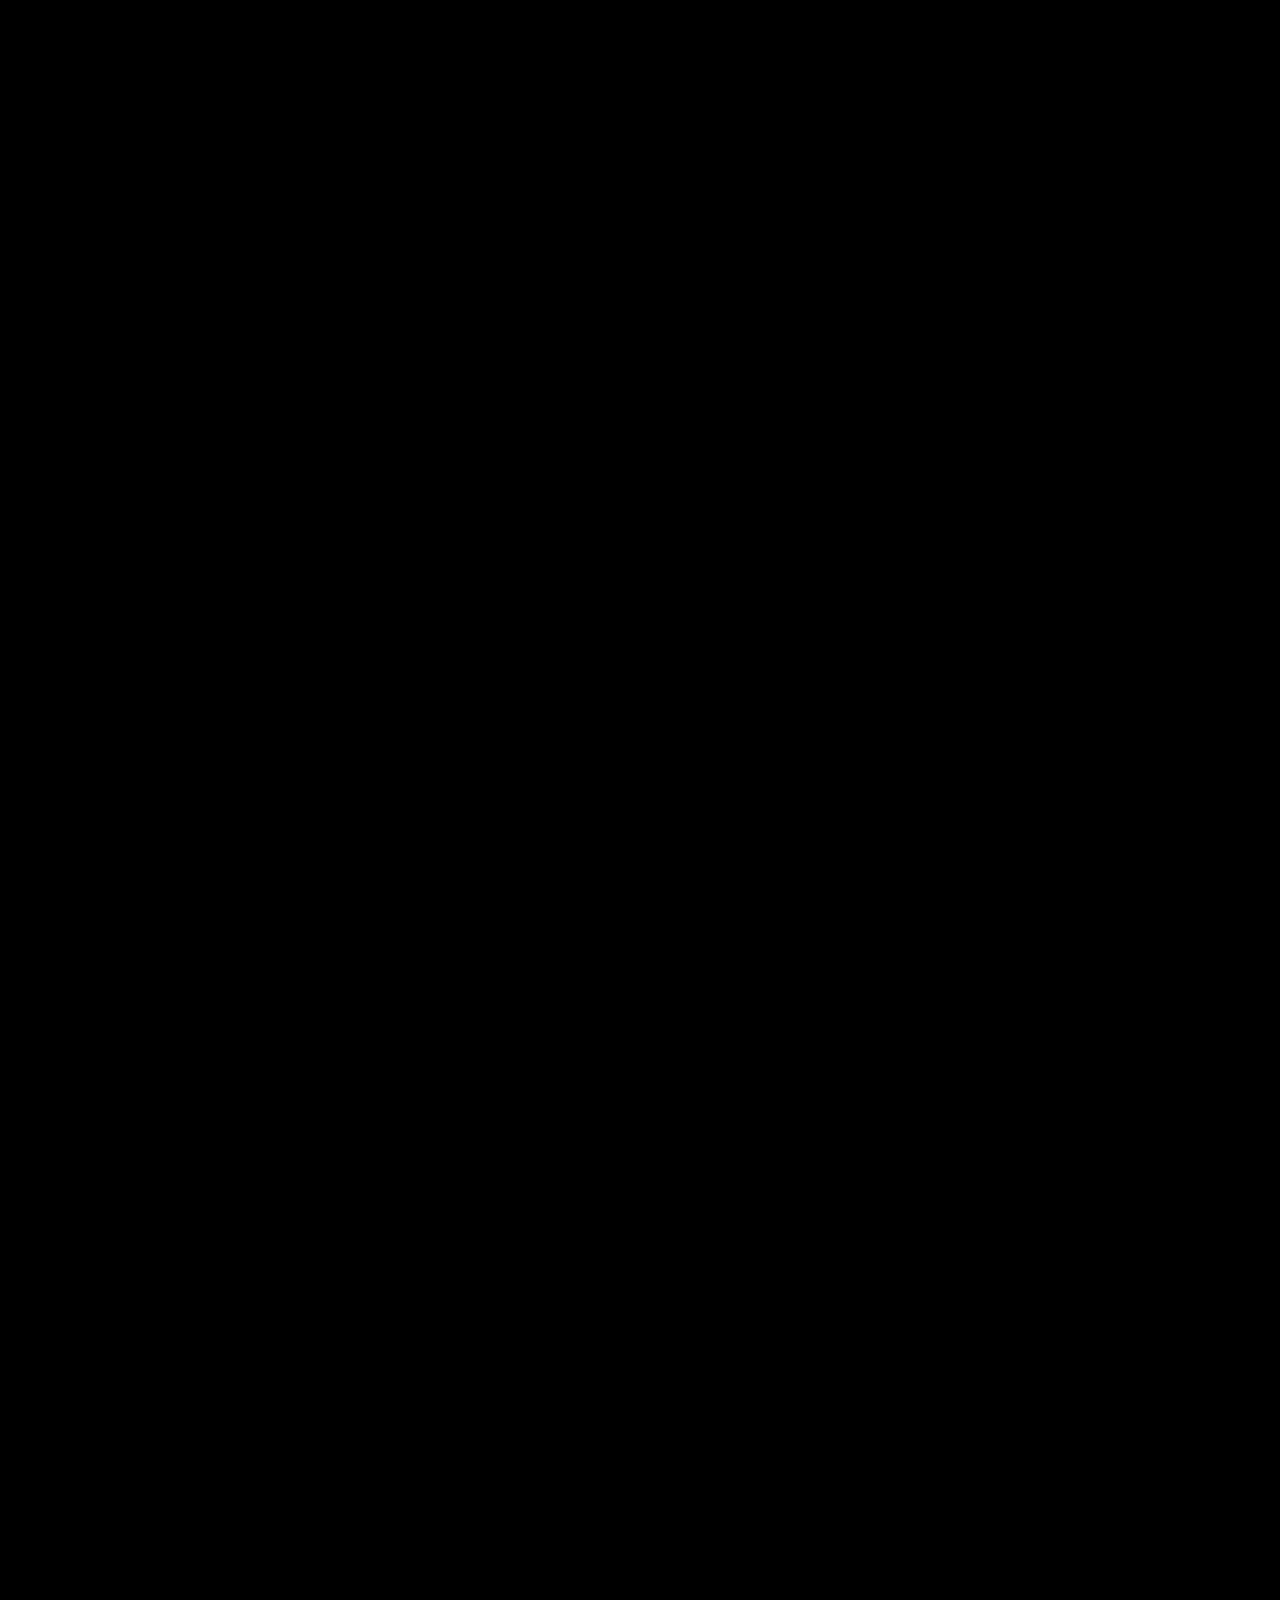
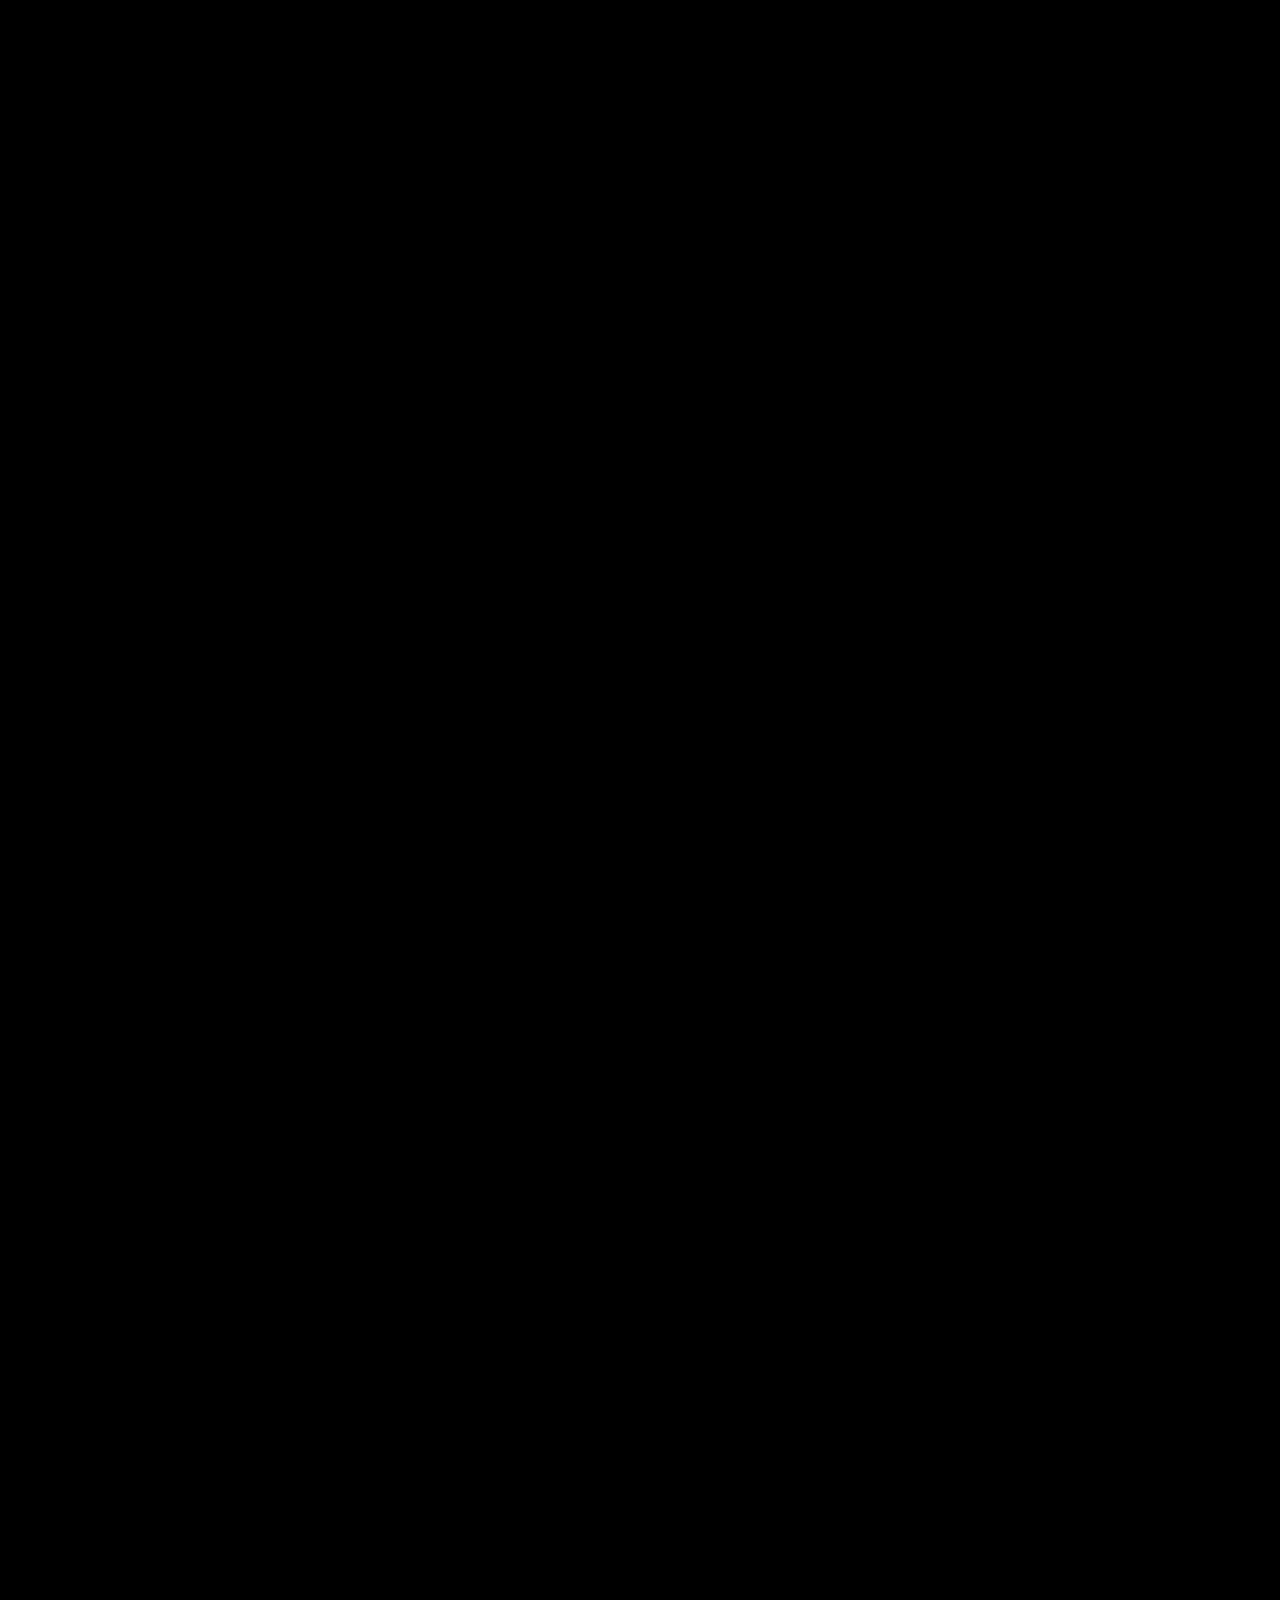
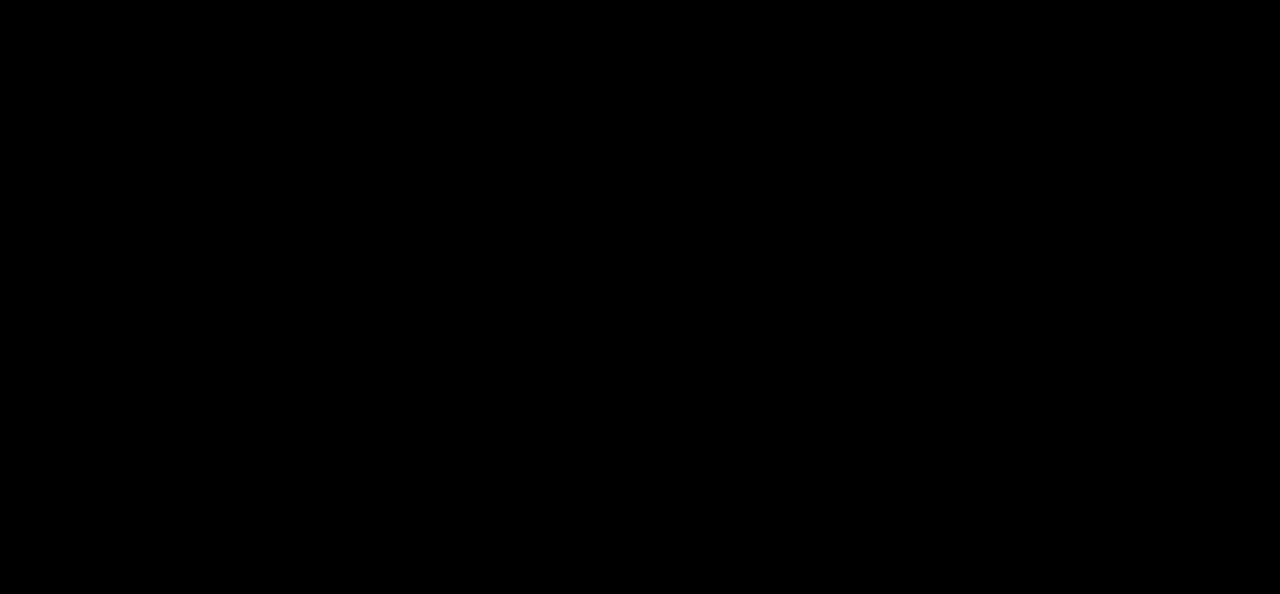
<file: index-old.html>
<!doctype html>
<html class="no-js" lang="en">

<head>
  <meta charset="utf-8">
  <meta http-equiv="x-ua-compatible" content="ie=edge">
  <meta name="viewport" content="width=device-width, initial-scale=1">
  <meta name="description" content="Intelligent systems simplify operations, reduce friction, and give your organization room to focus on what matters.">

  <!-- Site Title -->
  <title>NexLink – Smarter Operations for Modern Organizations</title>

  <!-- Place favicon.ico in the root directory -->
  <link rel="shortcut icon" type="image/svg+xml" href="assets/images/fav.svg">

  <!-- CSS here -->
  <link rel="stylesheet" href="assets/css/bootstrap.min.css">
  <link rel="stylesheet" href="assets/css/tekmino-icon.css">
  <link rel="stylesheet" href="assets/css/nice-select.css">
  <link rel="stylesheet" href="assets/css/swiper.min.css">
  <link rel="stylesheet" href="assets/css/venobox.min.css">
  <link rel="stylesheet" href="assets/css/meanmenu.css">
  <link rel="stylesheet" href="assets/css/main.css">
</head>

<body>
  <div class="body-overlay"></div>

  <!-- Preloader Start -->
  <div class="preloader is-loading">
    <div class="loading-container">
      <div class="loading"></div>
      <div id="loading-icon"><img src="assets/images/fav.svg" alt="Loading"></div>
    </div>
  </div>
  <!-- Preloader end -->

  <!-- back to top start -->
  <div class="back-to-top-wrapper">
    <button id="back_to_top" type="button" class="back-to-top-btn">
      <span class="back_to_top_icon"><i class="tji-arrow-up-4"></i></span>
      <span class="back_to_top_text">Scroll Top</span>
    </button>
  </div>
  <!-- back to top end -->

  <!-- start: Search Popup -->
  <div class="search_popup">
    <div class="search_close">
      <button type="button" class="search_close_btn">
        <svg width="18" height="18" viewBox="0 0 18 18" fill="none" xmlns="http://www.w3.org/2000/svg">
          <path d="M17 1L1 17" stroke="currentColor" stroke-width="1.5" stroke-linecap="round"
            stroke-linejoin="round" />
          <path d="M1 1L17 17" stroke="currentColor" stroke-width="1.5" stroke-linecap="round"
            stroke-linejoin="round" />
        </svg>
      </button>
    </div>
    <div class="container">
      <div class="row">
        <div class="col-xxl-12">
          <div class="tj_search_wrapper">
            <div class="search_form">
              <form action="#">
                <div class="search_input">
                  <h4 class="title">Search Projects, Service or Blog.</h4>
                  <div class="search-box">
                    <input class="search-input-field" type="search" placeholder="Search here..." required="">
                    <button type="submit">
                      <i class="tji-search"></i>
                    </button>
                  </div>
                </div>
              </form>
            </div>
          </div>
        </div>
      </div>
    </div>
  </div>
  <div class="search-popup-overlay"></div>
  <!-- end: Search Popup -->

  <!-- start: Offcanvas Menu -->
  <div class="tj-offcanvas-area d-none d-lg-block">
    <div class="hamburger_bg"></div>
    <div class="hamburger_wrapper">
      <div class="hamburger_inner">
        <div class="hamburger_top d-flex align-items-center justify-content-between">
          <div class="hamburger_logo">
            <a href="index.html" class="mobile_logo">
              <img src="assets/images/logos/nexlink-logo-white.png" alt="Logo">
            </a>
          </div>
          <div class="hamburger_close">
            <button class="hamburger_close_btn">
              <svg width="18" height="18" viewBox="0 0 18 18" fill="none" xmlns="http://www.w3.org/2000/svg">
                <path d="M17 1L1 17" stroke="currentColor" stroke-width="1.5" stroke-linecap="round"
                  stroke-linejoin="round" />
                <path d="M1 1L17 17" stroke="currentColor" stroke-width="1.5" stroke-linecap="round"
                  stroke-linejoin="round" />
              </svg>
            </button>
          </div>
        </div>
        <div class="offcanvas-text">
          <p>Developing personalize our customer journeys to increase satisfaction & loyalty of our expansion recognized
            by industry leaders.</p>
        </div>
        <div class="hamburger-search-area">
          <h5 class="hamburger-title">Search Now!</h5>
          <div class="hamburger_search">
            <form method="get" action="index.html">
              <button type="submit"><i class="tji-search"></i></button>
              <input type="search" autocomplete="off" name="s" value="" placeholder="Search here...">
            </form>
          </div>
        </div>
        <div class="hamburger-infos">
          <h5 class="hamburger-title">Contact Info</h5>
          <div class="contact-info">
            <div class="contact-item">
              <span class="subtitle">Phone</span>
              <a class="contact-link" href="tel:10095447818">+1 (009) 544-7818</a>
            </div>
            <div class="contact-item">
              <span class="subtitle">Email</span>
              <a class="contact-link" href="mailto:info@nexlink.com">info@nexlink.com</a>
            </div>
            <div class="contact-item">
              <span class="subtitle">Location</span>
              <span class="contact-link">993 Renner Burg, West Rond, MT 94251-030</span>
            </div>
          </div>
        </div>
      </div>
      <div class="hamburger-socials">
        <h5 class="hamburger-title">Follow Us</h5>
        <div class="social-links style-2">
          <ul>
            <li><a href="https://www.facebook.com/" target="_blank"><i class="tji-facebook"></i></a></li>
            <li><a href="https://www.linkedin.com/" target="_blank"><i class="tji-linkedin"></i></a></li>
            <li><a href="https://www.instagram.com/" target="_blank"><i class="tji-instagram"></i></a></li>
            <li><a href="https://x.com/" target="_blank"><i class="tji-x-twitter"></i></a></li>
          </ul>
        </div>
      </div>
    </div>
  </div>
  <!-- end: Offcanvas Menu -->

  <!-- start: Hamburger Menu -->
  <div class="hamburger-area d-lg-none">
    <div class="hamburger_bg"></div>
    <div class="hamburger_wrapper">
      <div class="hamburger_inner">
        <div class="hamburger_top d-flex align-items-center justify-content-between">
          <div class="hamburger_logo">
            <a href="index.html" class="mobile_logo">
              <img src="assets/images/logos/nexlink-logo-white.png" alt="Logo">
            </a>
          </div>
          <div class="hamburger_close">
            <button class="hamburger_close_btn">
              <svg width="18" height="18" viewBox="0 0 18 18" fill="none" xmlns="http://www.w3.org/2000/svg">
                <path d="M17 1L1 17" stroke="currentColor" stroke-width="1.5" stroke-linecap="round"
                  stroke-linejoin="round" />
                <path d="M1 1L17 17" stroke="currentColor" stroke-width="1.5" stroke-linecap="round"
                  stroke-linejoin="round" />
              </svg>
            </button>
          </div>
        </div>
        <div class="hamburger_menu">
          <div class="mobile_menu"></div>
        </div>
        <div class="hamburger-infos">
          <h5 class="hamburger-title">Contact Info</h5>
          <div class="contact-info">
            <div class="contact-item">
              <span class="subtitle">Phone</span>
              <a class="contact-link" href="tel:8089091313">808-909-1313</a>
            </div>
            <div class="contact-item">
              <span class="subtitle">Email</span>
              <a class="contact-link" href="mailto:info@nexlink.com">info@nexlink.com</a>
            </div>
            <div class="contact-item">
              <span class="subtitle">Location</span>
              <span class="contact-link">993 Renner Burg, West Rond, MT 94251-030</span>
            </div>
          </div>
        </div>
      </div>
      <div class="hamburger-socials">
        <h5 class="hamburger-title">Follow Us</h5>
        <div class="social-links style-2">
          <ul>
            <li><a href="https://www.facebook.com/" target="_blank"><i class="tji-facebook"></i></a></li>
            <li><a href="https://www.linkedin.com/" target="_blank"><i class="tji-linkedin"></i></a></li>
            <li><a href="https://www.instagram.com/" target="_blank"><i class="tji-instagram"></i></a></li>
            <li><a href="https://x.com/" target="_blank"><i class="tji-x-twitter"></i></a></li>
          </ul>
        </div>
      </div>
    </div>
  </div>
  <!-- end: Hamburger Menu -->

  <!-- start: Header Area -->
  <header class="header-area header-1 header-absolute">
    <div class="header-top d-lg-block d-none">
      <div class="container-fluid">
        <div class="row">
          <div class="col-12">
            <div class="header-top-content">
              <p class="topbar-text"><i class="tji-spark"></i> Fast & Reliable IT Solution Services. <a
                  href="contact.html">Join Now</a>
              </p>
              <div class="header-info">
                <div class="info-item">
                  <span><i class="tji-clock"></i></span>
                  <span>9 am to 6 pm [mon-sat]</span>
                </div>
                <div class="info-item">
                  <span><i class="tji-gear"></i></span>
                  <a href="contact.html">Support</a>
                </div>
                <div class="info-item">
                  <span><i class="tji-globe"></i></span>
                  <div class="tj-select">
                    <select class="nice-select">
                      <option value="1">English</option>
                      <option value="2">Arabic</option>
                      <option value="3">Spanish</option>
                    </select>
                  </div>
                </div>
              </div>
            </div>
          </div>
        </div>
      </div>
    </div>
    <div class="header-bottom">
      <div class="container-fluid">
        <div class="row">
          <div class="col-12">
            <div class="header-wrapper">
              <!-- site logo -->
              <div class="site_logo">
                <a class="logo" href="index.html"><img src="assets/images/logos/nexlink-logo-white.png" alt="Logo"></a>
              </div>

              <!-- navigation -->
              <div class="menu-area d-none d-lg-inline-flex align-items-center">
                <nav id="mobile-menu" class="mainmenu">
                  <ul>
                    <li><a href="index-3.html">Home</a></li>
                    <li><a href="about.html">About</a></li>
                    <li><a href="service.html">Services</a></li>
                    <li><a href="project.html">Projects</a></li>
                    <li><a href="blog.html">Blog</a></li>
                    <li><a href="contact.html">Contact</a></li>
                  </ul>
                </nav>
              </div>

              <!-- header right info -->
              <div class="header-right-item d-none d-lg-inline-flex">
                <div class="header-search">
                  <button class="search">
                    <i class="tji-search"></i>
                  </button>
                </div>
                <div class="header-button d-xl-block d-none">
                  <a class="tj-primary-btn" href="contact.html">
                    <span class="btn-text"><span>Get Started</span></span>
                    <span class="btn-icon"><i class="tji-arrow-right-2"></i></span>
                  </a>
                </div>
                <!-- menu bar -->
                <button class="menu_btn menu_offcanvas d-none d-lg-block">
                  <span class="cubes">
                    <span></span>
                    <span></span>
                    <span></span>
                    <span></span>
                  </span>
                </button>
              </div>

              <!-- menu bar -->
              <button class="menu_btn mobile_menu_bar d-lg-none">
                <span class="cubes">
                  <span></span>
                  <span></span>
                  <span></span>
                  <span></span>
                </span>
              </button>
            </div>
          </div>
        </div>
      </div>
    </div>
  </header>
  <!-- end: Header Area -->

  <!-- start: Header Area -->
  <header class="header-area header-1 header-duplicate header-sticky">
    <div class="header-bottom">
      <div class="container-fluid">
        <div class="row">
          <div class="col-12">
            <div class="header-wrapper">
              <!-- site logo -->
              <div class="site_logo">
                <a class="logo" href="index.html"><img src="assets/images/logos/nexlink-logo-white.png" alt="Logo"></a>
              </div>

              <!-- navigation -->
              <div class="menu-area d-none d-lg-inline-flex align-items-center">
                <nav class="mainmenu">
                  <ul>
                    <li><a href="index-3.html">Home</a></li>
                    <li><a href="about.html">About</a></li>
                    <li><a href="service.html">Services</a></li>
                    <li><a href="project.html">Projects</a></li>
                    <li><a href="blog.html">Blog</a></li>
                    <li><a href="contact.html">Contact</a></li>
                  </ul>
                </nav>
              </div>

              <!-- header right info -->
              <div class="header-right-item d-none d-lg-inline-flex">
                <div class="header-search">
                  <button class="search">
                    <i class="tji-search"></i>
                  </button>
                </div>
                <div class="header-button d-xl-block d-none">
                  <a class="tj-primary-btn" href="contact.html">
                    <span class="btn-text"><span>Get Started</span></span>
                    <span class="btn-icon"><i class="tji-arrow-right-2"></i></span>
                  </a>
                </div>
                <!-- menu bar -->
                <button class="menu_btn menu_offcanvas d-none d-lg-block">
                  <span class="cubes">
                    <span></span>
                    <span></span>
                    <span></span>
                    <span></span>
                  </span>
                </button>
              </div>

              <!-- menu bar -->
              <button class="menu_btn mobile_menu_bar d-lg-none">
                <span class="cubes">
                  <span></span>
                  <span></span>
                  <span></span>
                  <span></span>
                </span>
              </button>
            </div>
          </div>
        </div>
      </div>
    </div>
  </header>
  <!-- end: Header Area -->

  <div id="smooth-wrapper">
    <div id="smooth-content">

      <main id="primary" class="site-main">
        <div class="top-space-30"></div>
        <!-- start: Banner Section -->
        <section class="tj-banner-section fix">
          <div class="hero-bg" data-bg-image="assets/images/hero/hero-bg.webp"></div>
          <div class="container">
            <div class="row">
              <div class="col-xxl-6 col-xl-5 col-lg-6">
                <div class="banner-content">
                  <span class="sub-title tj-fade-anim" data-duration="0.5">[ Transforming Ideas ]</span>
                  <h1 class="banner-title tj-split-text-4">Innovative Tech Solutions for Business.</h1>
                  <div class="btn-area tj-fade-anim" data-delay=".6">
                    <a class="tj-primary-btn" href="service.html">
                      <span class="btn-text"><span>Explore Services</span></span>
                      <span class="btn-icon"><i class="tji-arrow-right-2"></i></span>
                    </a>
                    <a class="number" href="tel:18883338181"><i class="tji-phone-2"></i><span>+1 (888)
                        333-8181</span></a>
                  </div>
                  <div class="list-area tj-fade-anim" data-delay=".6" data-duration="1" data-direction="left">
                    <ul class="list-style-1">
                      <li><span><i class="tji-check"></i></span>Innovate Smarter</li>
                      <li><span><i class="tji-check"></i></span>Technology Simplified</li>
                    </ul>
                  </div>
                </div>
              </div>
              <div class="col-xxl-6 col-xl-7 col-lg-6">
                <div class="banner-img-area">
                  <div class="banner-img tj-fade-anim" data-delay="0.3" data-direction="right">
                    <img src="assets/images/hero/hero-img.webp" alt="Image">
                  </div>
                  <div class="trusted tj-bounce tj-fade-anim" data-delay="1" data-direction="left">
                    <span class="icon"><i class="tji-shield"></i></span>
                    <span class="text">Trusted by 800+ Tech Giants.</span>
                  </div>
                  <div class="customers-box tj-fade-anim" data-delay="0.6" data-direction="right">
                    <div class="customers">
                      <ul>
                        <li><img src="assets/images/testimonial/client-1.webp" alt="Image"></li>
                        <li><img src="assets/images/testimonial/client-2.webp" alt="Image"></li>
                        <li><img src="assets/images/testimonial/client-3.webp" alt="Image"></li>
                        <li><img src="assets/images/testimonial/client-4.webp" alt="Image"></li>
                      </ul>
                    </div>
                    <div class="customers-bottom">
                      <div class="rating-area">
                        <div class="customers-number">4.9</div>
                        <div class="star-ratings">
                          <div class="fill-ratings" style="width: 90%">
                            <span>★★★★★</span>
                          </div>
                          <div class="empty-ratings">
                            <span>★★★★★</span>
                          </div>
                        </div>
                      </div>
                      <h6 class="customers-text">Based on 600+ Google Reviews.</h6>
                    </div>
                  </div>
                </div>
              </div>
            </div>
          </div>
          <div class="banner-scroll tj-fade-anim" data-delay="1.2" data-direction="top">
            <a href="#client" class="scroll-down">
              <span class="text">Scroll Down</span>
              <span class="icon"><i class="tji-arrow-down-2"></i></span>
            </a>
          </div>
        </section>
        <!-- end: Banner Section -->

        <!-- start: Client Section -->
        <section id="client" class="tj-client-section section-gap-top">
          <div class="container-fluid">
            <div class="row">
              <div class="col-12">
                <div class="client-content tj-fade-anim" data-delay="0.1">
                  <h5 class="sec-title">Join Over <span>1000+</span> Companies with NexLink Here</h5>
                </div>
                <div class="swiper client-slider">
                  <div class="swiper-wrapper">
                    <div class="swiper-slide client-item">
                      <div class="client-logo">
                        <img src="assets/images/brands/brand-1.webp" alt="Image">
                      </div>
                    </div>
                    <div class="swiper-slide client-item">
                      <div class="client-logo">
                        <img src="assets/images/brands/brand-2.webp" alt="Image">
                      </div>
                    </div>
                    <div class="swiper-slide client-item">
                      <div class="client-logo">
                        <img src="assets/images/brands/brand-3.webp" alt="Image">
                      </div>
                    </div>
                    <div class="swiper-slide client-item">
                      <div class="client-logo">
                        <img src="assets/images/brands/brand-4.webp" alt="Image">
                      </div>
                    </div>
                    <div class="swiper-slide client-item">
                      <div class="client-logo">
                        <img src="assets/images/brands/brand-5.webp" alt="Image">
                      </div>
                    </div>
                    <div class="swiper-slide client-item">
                      <div class="client-logo">
                        <img src="assets/images/brands/brand-6.webp" alt="Image">
                      </div>
                    </div>
                  </div>
                </div>
              </div>
            </div>
          </div>
        </section>
        <!-- end: Client Section -->

        <!-- start: Choose Section -->
        <section class="tj-choose-section fix section-gap">
          <div class="container">
            <div class="row">
              <div class="col-12">
                <div class="sec-heading">
                  <span class="sub-title tj-fade-anim">[ Why Choose Us ]</span>
                  <div class="sec-heading-inner">
                    <h2 class="sec-title tj-split-text-1">Reliable IT Solution, for Best Results.</h2>
                    <div class="tj-fade-anim" data-delay="0.1">
                      <p class="desc">Our services are customized to meet your unique.</p>
                    </div>
                    <div class="tj-fade-anim" data-delay="0.3">
                      <a class="tj-primary-btn d-none d-lg-inline-flex" href="about.html">
                        <span class="btn-text"><span>Learn More</span></span>
                        <span class="btn-icon"><i class="tji-arrow-right-2"></i></span>
                      </a>
                    </div>
                  </div>
                </div>
              </div>
            </div>
            <div class="row rg-30">
              <div class="col-xl-3 col-md-6">
                <div class="choose-box tj-fade-anim" data-delay=".3" data-duration="1" data-direction="top">
                  <div class="choose-inner">
                    <div class="choose-icon">
                      <i class="tji-thumbs-up"></i>
                    </div>
                    <div class="choose-content">
                      <h4 class="title">Proven Track Record</h4>
                      <p class="desc">With a portfolio of successful projects and satisfied clients, we have a
                        reputation.
                      </p>
                    </div>
                  </div>
                </div>
              </div>
              <div class="col-xl-3 col-md-6">
                <div class="choose-box tj-fade-anim" data-delay=".3" data-duration="1" data-direction="bottom">
                  <div class="choose-inner">
                    <div class="choose-icon">
                      <i class="tji-idea"></i>
                    </div>
                    <div class="choose-content">
                      <h4 class="title">Tailored Solutions</h4>
                      <p class="desc">Our services are customized to meet your unique business needs, ensuring solution.
                      </p>
                    </div>
                  </div>
                </div>
              </div>
              <div class="col-xl-3 col-md-6">
                <div class="choose-box tj-fade-anim" data-delay=".3" data-duration="1" data-direction="top">
                  <div class="choose-inner">
                    <div class="choose-icon">
                      <i class="tji-rocket"></i>
                    </div>
                    <div class="choose-content">
                      <h4 class="title">Future Technologies</h4>
                      <p class="desc">Stay ahead of the competition with AI, cloud computing, and automation solutions.
                      </p>
                    </div>
                  </div>
                </div>
              </div>
              <div class="col-xl-3 col-md-6">
                <div class="choose-box tj-fade-anim" data-delay=".3" data-duration="1" data-direction="bottom">
                  <div class="choose-inner">
                    <div class="choose-icon">
                      <i class="tji-hand-2"></i>
                    </div>
                    <div class="choose-content">
                      <h4 class="title">24/7 Support</h4>
                      <p class="desc">Stay ahead of the competition with AI, cloud computing, and automation solutions.
                      </p>
                    </div>
                  </div>
                </div>
              </div>
            </div>
            <div class="d-lg-none text-center mt-40">
              <a class="tj-primary-btn" href="about.html">
                <span class="btn-text"><span>Learn More</span></span>
                <span class="btn-icon"><i class="tji-arrow-right-2"></i></span>
              </a>
            </div>
          </div>
        </section>
        <!-- end: Choose Section -->

        <!-- start: About Section -->
        <section class="tj-about-section fix section-gap section-gap-x">
          <div class="bg-img" data-bg-image="assets/images/bg/common-bg.webp"></div>
          <div class="container">
            <div class="row rg-30">
              <div class="col-lg-6 order-lg-1 order-2">
                <div class="about-left tj-fade-anim" data-delay=".1" data-direction="left">
                  <div class="about-img">
                    <img src="assets/images/about/about-img-1.webp" alt="Image">
                  </div>
                  <div class="about-left-bottom">
                    <div class="experience-area tj-fade-anim" data-delay=".2">
                      <span class="exp-badge">EXPERIENCE</span>
                      <div class="countup-item">
                        <div class="inline-content">
                          <span class="counter">20</span>
                          <span class="count-plus"><sup>+</sup></span>
                        </div>
                        <span class="count-text">Years of Excellence in IT Solutions Company.</span>
                      </div>
                    </div>
                    <div class="author-area tj-fade-anim" data-delay=".3">
                      <div class="author-info">
                        <div class="author-img">
                          <img src="assets/images/testimonial/client-1.webp" alt="Image">
                        </div>
                        <div class="author-text">
                          <h6 class="author-name">Burdee Nicolas</h6>
                          <span>Co. Founder</span>
                        </div>
                      </div>
                      <div class="signature">
                        <img src="assets/images/about/signature.webp" alt="Image">
                      </div>
                    </div>
                  </div>
                </div>
              </div>
              <div class="col-lg-6 order-lg-2 order-1">
                <div class="about-content-area tj-fade-anim" data-delay=".1" data-direction="right">
                  <div class="sec-heading">
                    <span class="sub-title tj-fade-anim">[ About NexLink ]</span>
                    <h2 class="sec-title tj-split-text-1">Delivering Solution That Drive Our Innovation & Fast Success.
                    </h2>
                  </div>
                  <p class="desc">We are a team of passionate tech experts delivering innovative IT solutions tailored
                    to
                    help businesses grow, adapt, and thrive in a digital. Stay ahead of the competition.</p>
                  <div class="about-funfact">
                    <div class="countup-item">
                      <div class="inline-content">
                        <span class="counter">3</span>
                        <span class="count-plus">K<sup>+</sup></span>
                      </div>
                      <span class="count-text">Successful Projects.</span>
                    </div>
                    <div class="countup-item">
                      <div class="inline-content">
                        <span class="counter">98</span>
                        <span class="count-plus"><sup>+</sup></span>
                      </div>
                      <span class="count-text">IT Professionals.</span>
                    </div>
                  </div>
                  <a class="tj-primary-btn style-2 mt-25" href="about.html">
                    <span class="btn-text"><span>Learn More</span></span>
                    <span class="btn-icon"><i class="tji-arrow-right-2"></i></span>
                  </a>
                  <div class="circle-text-wrap award-circle" data-bg-image="assets/images/about/award-circle-bg.webp">
                    <span class="circle-text" data-bg-image="assets/images/about/award-circle-text.png"></span>
                    <span class="circle-icon"><span><i class="tji-award"></i></span></span>
                  </div>
                </div>
              </div>
            </div>
          </div>
        </section>
        <!-- end: About Section -->

        <!-- start: Service Section -->
        <div class="tj-service-section section-gap">
          <div class="container">
            <div class="row rg-30">
              <div class="col-lg-4 col-md-6">
                <div class="sec-heading mt-30 mb-0 tj-fade-anim" data-delay=".1" data-direction="bottom">
                  <span class="sub-title tj-fade-anim">[ Explore Services ]</span>
                  <h2 class="sec-title tj-split-text-1">Reliable IT Solution for a Smarter.</h2>
                  <a class="tj-primary-btn mt-20 d-md-inline-flex d-none" href="service.html">
                    <span class="btn-text"><span>Learn More</span></span>
                    <span class="btn-icon"><i class="tji-arrow-right-2"></i></span>
                  </a>
                </div>
              </div>
              <div class="col-lg-4 col-md-6">
                <div class="service-item tj-fade-anim" data-delay="0.3" data-direction="bottom">
                  <div class="service-inner">
                    <div class="service-icon">
                      <i class="tji-computer"></i>
                    </div>
                    <div class="service-content">
                      <h4 class="title"><a href="service-details.html">Managed IT Services</a></h4>
                      <p class="desc">Comprehensive IT management, including monitoring, maintenance.</p>
                    </div>
                    <div class="service-list">
                      <ul class="list-style-2">
                        <li><i class="tji-check-2"></i>24/7 system monitoring</li>
                        <li><i class="tji-check-2"></i>IT support & troubleshooting</li>
                        <li><i class="tji-check-2"></i>Remote IT assistance</li>
                      </ul>
                    </div>
                  </div>
                  <span class="item-count">01.</span>
                  <div class="service-btn">
                    <a class="tj-text-btn" href="service-details.html">
                      <span class="btn-inner">
                        <span class="btn-icon"><span><i class="tji-arrow-right-4"></i></span></span>
                        <span class="btn-text"><span>Learn More</span></span>
                        <span class="btn-icon"><span><i class="tji-arrow-right-4"></i></span></span>
                      </span>
                    </a>
                  </div>
                </div>
              </div>
              <div class="col-lg-4 col-md-6">
                <div class="service-item tj-fade-anim" data-delay="0.5" data-direction="bottom">
                  <div class="service-inner">
                    <div class="service-icon">
                      <i class="tji-cloud"></i>
                    </div>
                    <div class="service-content">
                      <h4 class="title"><a href="service-details.html">Cloud Computing</a></h4>
                      <p class="desc">Scalable cloud-based services, including migration, storage, and security.</p>
                    </div>
                    <div class="service-list">
                      <ul class="list-style-2">
                        <li><i class="tji-check-2"></i>Scalable cloud storage</li>
                        <li><i class="tji-check-2"></i>SaaS, PaaS, and IaaS integration</li>
                        <li><i class="tji-check-2"></i>Hybrid & multi-cloud</li>
                      </ul>
                    </div>
                  </div>
                  <span class="item-count">02.</span>
                  <div class="service-btn">
                    <a class="tj-text-btn" href="service-details.html">
                      <span class="btn-inner">
                        <span class="btn-icon"><span><i class="tji-arrow-right-4"></i></span></span>
                        <span class="btn-text"><span>Learn More</span></span>
                        <span class="btn-icon"><span><i class="tji-arrow-right-4"></i></span></span>
                      </span>
                    </a>
                  </div>
                </div>
              </div>
              <div class="col-lg-4 col-md-6">
                <div class="service-item tj-fade-anim" data-delay="0.1" data-direction="bottom">
                  <div class="service-inner">
                    <div class="service-icon">
                      <i class="tji-cybersecurity"></i>
                    </div>
                    <div class="service-content">
                      <h4 class="title"><a href="service-details.html">Cybersecurity Solutions</a></h4>
                      <p class="desc">Advanced security measures, including firewall protection, threat detection.</p>
                    </div>
                    <div class="service-list">
                      <ul class="list-style-2">
                        <li><i class="tji-check-2"></i>Firewall & network security</li>
                        <li><i class="tji-check-2"></i>Threat detection & prevention</li>
                        <li><i class="tji-check-2"></i>Endpoint protection</li>
                      </ul>
                    </div>
                  </div>
                  <span class="item-count">03.</span>
                  <div class="service-btn">
                    <a class="tj-text-btn" href="service-details.html">
                      <span class="btn-inner">
                        <span class="btn-icon"><span><i class="tji-arrow-right-4"></i></span></span>
                        <span class="btn-text"><span>Learn More</span></span>
                        <span class="btn-icon"><span><i class="tji-arrow-right-4"></i></span></span>
                      </span>
                    </a>
                  </div>
                </div>
              </div>
              <div class="col-lg-4 col-md-6">
                <div class="service-item tj-fade-anim" data-delay="0.3" data-direction="bottom">
                  <div class="service-inner">
                    <div class="service-icon">
                      <i class="tji-consulting"></i>
                    </div>
                    <div class="service-content">
                      <h4 class="title"><a href="service-details.html">IT Consulting & Strategy</a></h4>
                      <p class="desc">Expert guidance to optimize IT infrastructure, streamline operations, and drive.
                      </p>
                    </div>
                    <div class="service-list">
                      <ul class="list-style-2">
                        <li><i class="tji-check-2"></i>Transformation planning</li>
                        <li><i class="tji-check-2"></i>IT infrastructure optimization</li>
                        <li><i class="tji-check-2"></i>Risk assessment</li>
                      </ul>
                    </div>
                  </div>
                  <span class="item-count">04.</span>
                  <div class="service-btn">
                    <a class="tj-text-btn" href="service-details.html">
                      <span class="btn-inner">
                        <span class="btn-icon"><span><i class="tji-arrow-right-4"></i></span></span>
                        <span class="btn-text"><span>Learn More</span></span>
                        <span class="btn-icon"><span><i class="tji-arrow-right-4"></i></span></span>
                      </span>
                    </a>
                  </div>
                </div>
              </div>
              <div class="col-lg-4 col-md-6">
                <div class="service-item tj-fade-anim" data-delay="0.5" data-direction="bottom">
                  <div class="service-inner">
                    <div class="service-icon">
                      <i class="tji-network"></i>
                    </div>
                    <div class="service-content">
                      <h4 class="title"><a href="service-details.html">Network Infrastructure</a></h4>
                      <p class="desc">Expert guidance to optimize IT infrastructure, streamline operations, and drive.
                      </p>
                    </div>
                    <div class="service-list">
                      <ul class="list-style-2">
                        <li><i class="tji-check-2"></i>Transformation planning</li>
                        <li><i class="tji-check-2"></i>IT infrastructure optimization</li>
                        <li><i class="tji-check-2"></i>Risk assessment</li>
                      </ul>
                    </div>
                  </div>
                  <span class="item-count">05.</span>
                  <div class="service-btn">
                    <a class="tj-text-btn" href="service-details.html">
                      <span class="btn-inner">
                        <span class="btn-icon"><span><i class="tji-arrow-right-4"></i></span></span>
                        <span class="btn-text"><span>Learn More</span></span>
                        <span class="btn-icon"><span><i class="tji-arrow-right-4"></i></span></span>
                      </span>
                    </a>
                  </div>
                </div>
              </div>
            </div>
            <div class="d-md-none text-center mt-40">
              <a class="tj-primary-btn" href="service.html">
                <span class="btn-text"><span>Learn More</span></span>
                <span class="btn-icon"><i class="tji-arrow-right-2"></i></span>
              </a>
            </div>
          </div>
        </div>
        <!-- end: Service Section -->

        <!-- start: Video Section -->
        <div class="tj-video-section">
          <div class="container">
            <div class="row">
              <div class="col-12">
                <div class="video-content-area">
                  <div class="video-bg img-parallax">
                    <img src="assets/images/bg/video-bg.webp" alt="Image">
                  </div>
                  <div class="video-wrap">
                    <div class="btn-hover-wrapper">
                      <div class="btn-hover-inner">
                        <a class="video-btn circle-ripple video-popup" data-autoplay="true" data-vbtype="video"
                          data-maxwidth="1200px"
                          href="https://www.youtube.com/watch?v=MLpWrANjFbI&ab_channel=eidelchteinadvogados">
                          <span class="video-icon"><i class="tji-play"></i></span>
                        </a>
                      </div>
                    </div>
                  </div>
                </div>
              </div>
            </div>
          </div>
        </div>
        <!-- end: Video Section -->

        <!-- start: Testimonial Section -->
        <div class="tj-testimonial-section section-gap-x">
          <div class="marquee-area">
            <div class="scroll-slider">
              <div class="scroll-wrapper">
                <div class="marquee-item">
                  <h3 class="marquee-text"><span>/</span>Clients Feedback</h3>
                </div>
                <div class="marquee-item">
                  <h3 class="marquee-text"><span>/</span>Clients Feedback</h3>
                </div>
                <div class="marquee-item">
                  <h3 class="marquee-text"><span>/</span>Clients Feedback</h3>
                </div>
                <div class="marquee-item">
                  <h3 class="marquee-text"><span>/</span>Clients Feedback</h3>
                </div>
                <div class="marquee-item">
                  <h3 class="marquee-text"><span>/</span>Clients Feedback</h3>
                </div>
              </div>
              <div class="scroll-wrapper">
                <div class="marquee-item">
                  <h3 class="marquee-text"><span>/</span>Clients Feedback</h3>
                </div>
                <div class="marquee-item">
                  <h3 class="marquee-text"><span>/</span>Clients Feedback</h3>
                </div>
                <div class="marquee-item">
                  <h3 class="marquee-text"><span>/</span>Clients Feedback</h3>
                </div>
                <div class="marquee-item">
                  <h3 class="marquee-text"><span>/</span>Clients Feedback</h3>
                </div>
                <div class="marquee-item">
                  <h3 class="marquee-text"><span>/</span>Clients Feedback</h3>
                </div>
              </div>
            </div>
          </div>
          <div class="testimonial-area gap-top">
            <div class="container-fluid">
              <div class="row">
                <div class="col-12">
                  <div class="testimonial-wrapper tj-fade-anim">
                    <div class="swiper client-thumb">
                      <div class="swiper-wrapper">
                        <div class="swiper-slide thumb-item">
                          <div class="thumb-img">
                            <img src="assets/images/testimonial/client-1.webp" alt="Image">
                          </div>
                          <div class="author-header">
                            <h4 class="title">Mevon Lane</h4>
                            <span class="designation">Co. Founder</span>
                          </div>
                        </div>
                        <div class="swiper-slide thumb-item">
                          <div class="thumb-img">
                            <img src="assets/images/testimonial/client-2.webp" alt="Image">
                          </div>
                          <div class="author-header">
                            <h4 class="title">Ralph Edwards</h4>
                            <span class="designation">Co. Founder</span>
                          </div>
                        </div>
                        <div class="swiper-slide thumb-item">
                          <div class="thumb-img">
                            <img src="assets/images/testimonial/client-3.webp" alt="Image">
                          </div>
                          <div class="author-header">
                            <h4 class="title">Guy Hawkins</h4>
                            <span class="designation">Co. Founder</span>
                          </div>
                        </div>
                      </div>
                    </div>
                    <div class="testimonial-navigation d-none d-md-inline-flex">
                      <div class="slider-prev">
                        <span class="anim-icon">
                          <i class="tji-arrow-left-3"></i>
                          <i class="tji-arrow-left-3"></i>
                        </span>
                      </div>
                      <div class="slider-next">
                        <span class="anim-icon">
                          <i class="tji-arrow-right-3"></i>
                          <i class="tji-arrow-right-3"></i>
                        </span>
                      </div>
                    </div>
                    <div class="swiper testimonial-slider">
                      <div class="swiper-wrapper">
                        <div class="swiper-slide">
                          <div class="testimonial-item">
                            <div class="rating-area">
                              <div class="star-ratings">
                                <div class="fill-ratings" style="width: 90%">
                                  <span>★★★★★</span>
                                </div>
                                <div class="empty-ratings">
                                  <span>★★★★★</span>
                                </div>
                              </div>
                            </div>
                            <div class="desc">
                              <p>Working with Tkmino has been a game-changer for our business. Their team's
                                professionalism,
                                attention to detail, and innovative solutions have helped us streamline operations and
                                achieve our goals faster than we imagined. We truly feel like a valued partner. The
                                results
                                we’ve seen after to be our compnay partnering.</p>
                            </div>
                          </div>
                        </div>
                        <div class="swiper-slide">
                          <div class="testimonial-item">
                            <div class="rating-area">
                              <div class="star-ratings">
                                <div class="fill-ratings" style="width: 90%">
                                  <span>★★★★★</span>
                                </div>
                                <div class="empty-ratings">
                                  <span>★★★★★</span>
                                </div>
                              </div>
                            </div>
                            <div class="desc">
                              <p>Working with Tkmino has been a game-changer for our business. Their team's
                                professionalism,
                                attention to detail, and innovative solutions have helped us streamline operations and
                                achieve our goals faster than we imagined. We truly feel like a valued partner. The
                                results
                                we’ve seen after to be our compnay partnering.</p>
                            </div>
                          </div>
                        </div>
                        <div class="swiper-slide">
                          <div class="testimonial-item">
                            <div class="rating-area">
                              <div class="star-ratings">
                                <div class="fill-ratings" style="width: 90%">
                                  <span>★★★★★</span>
                                </div>
                                <div class="empty-ratings">
                                  <span>★★★★★</span>
                                </div>
                              </div>
                            </div>
                            <div class="desc">
                              <p>Working with Tkmino has been a game-changer for our business. Their team's
                                professionalism,
                                attention to detail, and innovative solutions have helped us streamline operations and
                                achieve our goals faster than we imagined. We truly feel like a valued partner. The
                                results
                                we’ve seen after to be our compnay partnering.</p>
                            </div>
                          </div>
                        </div>
                      </div>
                      <div class="swiper-pagination-area"></div>
                    </div>
                  </div>
                </div>
              </div>
            </div>
          </div>
        </div>
        <!-- end: Testimonial Section -->

        <!-- start: Team Section -->
        <section class="tj-team-section section-gap">
          <div class="container">
            <div class="row">
              <div class="col-12">
                <div class="sec-heading">
                  <span class="sub-title tj-fade-anim">[ Meet Our Team ]</span>
                  <div class="sec-heading-inner">
                    <h2 class="sec-title tj-split-text-1">Creative Minds Behind our Team</h2>
                    <div class="tj-fade-anim" data-delay="0.1">
                      <p class="desc">Our teams are customized to meet your unique ideas.</p>
                    </div>
                    <div class="tj-fade-anim" data-delay="0.3">
                      <a class="tj-primary-btn d-none d-lg-inline-flex" href="team.html">
                        <span class="btn-text"><span>More Member</span></span>
                        <span class="btn-icon"><i class="tji-arrow-right-2"></i></span>
                      </a>
                    </div>
                  </div>
                </div>
              </div>
            </div>
            <div class="row rg-30">
              <div class="col-lg-3 col-sm-6">
                <div class="team-item img-reveal-2">
                  <div class="team-img">
                    <img src="assets/images/team/team-1.webp" alt="Image">
                    <div class="social-links">
                      <span class="share-icon"><i class="tji-share"></i></span>
                      <ul>
                        <li><a href="https://www.facebook.com/" target="_blank"><i class="tji-facebook"></i></a></li>
                        <li><a href="https://www.instagram.com/" target="_blank"><i class="tji-instagram"></i></a></li>
                        <li><a href="https://www.linkedin.com/" target="_blank"><i class="tji-linkedin"></i></a></li>
                      </ul>
                    </div>
                  </div>
                  <div class="team-content">
                    <h4 class="title"><a href="team-details.html">Eade Marren</a></h4>
                    <span class="designation">Chief Executive</span>
                  </div>
                </div>
              </div>
              <div class="col-lg-3 col-sm-6">
                <div class="team-item img-reveal-2">
                  <div class="team-img">
                    <img src="assets/images/team/team-2.webp" alt="Image">
                    <div class="social-links">
                      <span class="share-icon"><i class="tji-share"></i></span>
                      <ul>
                        <li><a href="https://www.facebook.com/" target="_blank"><i class="tji-facebook"></i></a></li>
                        <li><a href="https://www.instagram.com/" target="_blank"><i class="tji-instagram"></i></a></li>
                        <li><a href="https://www.linkedin.com/" target="_blank"><i class="tji-linkedin"></i></a></li>
                      </ul>
                    </div>
                  </div>
                  <div class="team-content">
                    <h4 class="title"><a href="team-details.html">Savannah Ngueen</a></h4>
                    <span class="designation">Operations Head</span>
                  </div>
                </div>
              </div>
              <div class="col-lg-3 col-sm-6">
                <div class="team-item img-reveal-2">
                  <div class="team-img">
                    <img src="assets/images/team/team-3.webp" alt="Image">
                    <div class="social-links">
                      <span class="share-icon"><i class="tji-share"></i></span>
                      <ul>
                        <li><a href="https://www.facebook.com/" target="_blank"><i class="tji-facebook"></i></a></li>
                        <li><a href="https://www.instagram.com/" target="_blank"><i class="tji-instagram"></i></a></li>
                        <li><a href="https://www.linkedin.com/" target="_blank"><i class="tji-linkedin"></i></a></li>
                      </ul>
                    </div>
                  </div>
                  <div class="team-content">
                    <h4 class="title"><a href="team-details.html">Cameron William</a></h4>
                    <span class="designation">Marketing Lead</span>
                  </div>
                </div>
              </div>
              <div class="col-lg-3 col-sm-6">
                <div class="team-item img-reveal-2">
                  <div class="team-img">
                    <img src="assets/images/team/team-4.webp" alt="Image">
                    <div class="social-links">
                      <span class="share-icon"><i class="tji-share"></i></span>
                      <ul>
                        <li><a href="https://www.facebook.com/" target="_blank"><i class="tji-facebook"></i></a></li>
                        <li><a href="https://www.instagram.com/" target="_blank"><i class="tji-instagram"></i></a></li>
                        <li><a href="https://www.linkedin.com/" target="_blank"><i class="tji-linkedin"></i></a></li>
                      </ul>
                    </div>
                  </div>
                  <div class="team-content">
                    <h4 class="title"><a href="team-details.html">Olivia Fox</a></h4>
                    <span class="designation">Business Director</span>
                  </div>
                </div>
              </div>
            </div>
            <div class="d-lg-none text-center mt-40">
              <a class="tj-primary-btn" href="team.html">
                <span class="btn-text"><span>More Member</span></span>
                <span class="btn-icon"><i class="tji-arrow-right-2"></i></span>
              </a>
            </div>
          </div>
        </section>
        <!-- end: Team Section -->

        <!-- start: Technologies Section -->
        <div class="tj-technologies-section section-gap section-separator">
          <div class="container">
            <div class="row">
              <div class="col-12">
                <div class="sec-heading sec-heading-centered">
                  <span class="sub-title tj-fade-anim">[ Our Technologies ]</span>
                  <h2 class="sec-title tj-split-text-1">Effortless IT Integration for Business.</h2>
                </div>
              </div>
            </div>
            <div class="row">
              <div class="col-12">
                <div class="technologies-item-wrap">
                  <div class="scroll-slider">
                    <div class="scroll-wrapper">
                      <div class="tech-item">
                        <div class="tech-icon">
                          <img src="assets/images/icons/gitlab.svg" alt="">
                        </div>
                        <div class="tech-content">
                          <h5 class="title">Gitlab</h5>
                          <p class="desc">Support more Multiple repositories to one or more channels.</p>
                        </div>
                      </div>
                      <div class="tech-item">
                        <div class="tech-icon">
                          <img src="assets/images/icons/ovhcloud.svg" alt="">
                        </div>
                        <div class="tech-content">
                          <h5 class="title">OVHcloud</h5>
                          <p class="desc">OVH legally OVH Groupe SAS, is a French cloud compute company.</p>
                        </div>
                      </div>
                      <div class="tech-item">
                        <div class="tech-icon">
                          <img src="assets/images/icons/chatgpt.svg" alt="">
                        </div>
                        <div class="tech-content">
                          <h5 class="title">ChatGPT</h5>
                          <p class="desc">Offering assistance with answering frequently asked questions.</p>
                        </div>
                      </div>
                      <div class="tech-item">
                        <div class="tech-icon">
                          <img src="assets/images/icons/notion.svg" alt="">
                        </div>
                        <div class="tech-content">
                          <h5 class="title">Notion</h5>
                          <p class="desc">You can create rich-text document customizable formatting, images.</p>
                        </div>
                      </div>
                    </div>
                    <div class="scroll-wrapper">
                      <div class="tech-item">
                        <div class="tech-icon">
                          <img src="assets/images/icons/gitlab.svg" alt="">
                        </div>
                        <div class="tech-content">
                          <h5 class="title">Gitlab</h5>
                          <p class="desc">Support more Multiple repositories to one or more channels.</p>
                        </div>
                      </div>
                      <div class="tech-item">
                        <div class="tech-icon">
                          <img src="assets/images/icons/ovhcloud.svg" alt="">
                        </div>
                        <div class="tech-content">
                          <h5 class="title">OVHcloud</h5>
                          <p class="desc">OVH legally OVH Groupe SAS, is a French cloud compute company.</p>
                        </div>
                      </div>
                      <div class="tech-item">
                        <div class="tech-icon">
                          <img src="assets/images/icons/chatgpt.svg" alt="">
                        </div>
                        <div class="tech-content">
                          <h5 class="title">ChatGPT</h5>
                          <p class="desc">Offering assistance with answering frequently asked questions.</p>
                        </div>
                      </div>
                      <div class="tech-item">
                        <div class="tech-icon">
                          <img src="assets/images/icons/notion.svg" alt="">
                        </div>
                        <div class="tech-content">
                          <h5 class="title">Notion</h5>
                          <p class="desc">You can create rich-text document customizable formatting, images.</p>
                        </div>
                      </div>
                    </div>
                  </div>
                  <div class="scroll-slider" dir="rtl">
                    <div class="scroll-wrapper">
                      <div class="tech-item">
                        <div class="tech-icon">
                          <img src="assets/images/icons/zoom.svg" alt="">
                        </div>
                        <div class="tech-content">
                          <h5 class="title">Zoom</h5>
                          <p class="desc">For Video conferencing platform used for virtual meeting.</p>
                        </div>
                      </div>
                      <div class="tech-item">
                        <div class="tech-icon">
                          <img src="assets/images/icons/slack.svg" alt="">
                        </div>
                        <div class="tech-content">
                          <h5 class="title">Slack</h5>
                          <p class="desc">Slack usesd channels to organize communication around topics.</p>
                        </div>
                      </div>
                      <div class="tech-item">
                        <div class="tech-icon">
                          <img src="assets/images/icons/clickup.svg" alt="">
                        </div>
                        <div class="tech-content">
                          <h5 class="title">Clickup</h5>
                          <p class="desc">ClickUp is a productivity platform for our task management.</p>
                        </div>
                      </div>
                      <div class="tech-item">
                        <div class="tech-icon">
                          <img src="assets/images/icons/dropbox.svg" alt="">
                        </div>
                        <div class="tech-content">
                          <h5 class="title">Dropbox</h5>
                          <p class="desc">Dropbox provides cloud storage where users can securely store.</p>
                        </div>
                      </div>
                    </div>
                    <div class="scroll-wrapper">
                      <div class="tech-item">
                        <div class="tech-icon">
                          <img src="assets/images/icons/zoom.svg" alt="">
                        </div>
                        <div class="tech-content">
                          <h5 class="title">Zoom</h5>
                          <p class="desc">For Video conferencing platform used for virtual meeting.</p>
                        </div>
                      </div>
                      <div class="tech-item">
                        <div class="tech-icon">
                          <img src="assets/images/icons/slack.svg" alt="">
                        </div>
                        <div class="tech-content">
                          <h5 class="title">Slack</h5>
                          <p class="desc">Slack usesd channels to organize communication around topics.</p>
                        </div>
                      </div>
                      <div class="tech-item">
                        <div class="tech-icon">
                          <img src="assets/images/icons/clickup.svg" alt="">
                        </div>
                        <div class="tech-content">
                          <h5 class="title">Clickup</h5>
                          <p class="desc">ClickUp is a productivity platform for our task management.</p>
                        </div>
                      </div>
                      <div class="tech-item">
                        <div class="tech-icon">
                          <img src="assets/images/icons/dropbox.svg" alt="">
                        </div>
                        <div class="tech-content">
                          <h5 class="title">Dropbox</h5>
                          <p class="desc">Dropbox provides cloud storage where users can securely store.</p>
                        </div>
                      </div>
                    </div>
                  </div>
                </div>
              </div>
            </div>
          </div>
        </div>
        <!-- end: Technologies Section -->

        <!-- start: Project Section -->
        <section class="tj-project-section section-gap section-gap-x fix">
          <div class="container">
            <div class="row">
              <div class="col-12">
                <div class="sec-heading">
                  <span class="sub-title tj-fade-anim">[ Recent Projects ]</span>
                  <div class="sec-heading-inner">
                    <h2 class="sec-title tj-split-text-1">Breaking Boundaries, Building Dreams.</h2>
                    <div class="tj-fade-anim" data-delay="0.1">
                      <p class="desc">Our projects are tailored to meet your unique business needs.</p>
                    </div>
                    <div class="slider-navigation d-none d-md-inline-flex tj-fade-anim" data-delay="0.3">
                      <div class="slider-prev">
                        <span class="anim-icon">
                          <i class="tji-arrow-left-3"></i>
                          <i class="tji-arrow-left-3"></i>
                        </span>
                      </div>
                      <div class="slider-next">
                        <span class="anim-icon">
                          <i class="tji-arrow-right-3"></i>
                          <i class="tji-arrow-right-3"></i>
                        </span>
                      </div>
                    </div>
                  </div>
                </div>
              </div>
            </div>
          </div>
          <div class="container-fluid px-0">
            <div class="row">
              <div class="col-12">
                <div class="project-wrapper tj-fade-anim" data-delay="0.2">
                  <div class="swiper project-slider">
                    <div class="swiper-wrapper">
                      <div class="swiper-slide">
                        <div class="project-item">
                          <div class="project-img img-reveal-2">
                            <img src="assets/images/project/project-1.webp" alt="">
                          </div>
                          <div class="project-content">
                            <div class="content-inner">
                              <span class="categories"><a href="project-details.html">Solution</a></span>
                              <h4 class="title"><a href="project-details.html">Business Transformation</a></h4>
                            </div>
                            <a class="tj-icon-btn" href="project-details.html">
                              <i class="tji-arrow-right-3"></i>
                            </a>
                          </div>
                        </div>
                      </div>
                      <div class="swiper-slide">
                        <div class="project-item">
                          <div class="project-img img-reveal-2">
                            <img src="assets/images/project/project-2.webp" alt="">
                          </div>
                          <div class="project-content">
                            <div class="content-inner">
                              <span class="categories"><a href="project-details.html">Solution</a></span>
                              <h4 class="title"><a href="project-details.html">Cloud Migration Success</a></h4>
                            </div>
                            <a class="tj-icon-btn" href="project-details.html">
                              <i class="tji-arrow-right-3"></i>
                            </a>
                          </div>
                        </div>
                      </div>
                      <div class="swiper-slide">
                        <div class="project-item">
                          <div class="project-img img-reveal-2">
                            <img src="assets/images/project/project-3.webp" alt="">
                          </div>
                          <div class="project-content">
                            <div class="content-inner">
                              <span class="categories"><a href="project-details.html">Solution</a></span>
                              <h4 class="title"><a href="project-details.html">Digital Growth Strategy</a></h4>
                            </div>
                            <a class="tj-icon-btn" href="project-details.html">
                              <i class="tji-arrow-right-3"></i>
                            </a>
                          </div>
                        </div>
                      </div>
                      <div class="swiper-slide">
                        <div class="project-item">
                          <div class="project-img img-reveal-2">
                            <img src="assets/images/project/project-4.webp" alt="">
                          </div>
                          <div class="project-content">
                            <div class="content-inner">
                              <span class="categories"><a href="project-details.html">Solution</a></span>
                              <h4 class="title"><a href="project-details.html">Mobile App Development</a></h4>
                            </div>
                            <a class="tj-icon-btn" href="project-details.html">
                              <i class="tji-arrow-right-3"></i>
                            </a>
                          </div>
                        </div>
                      </div>
                    </div>
                    <div class="swiper-pagination-area"></div>
                  </div>
                  <div class="d-md-none text-center mt-30">
                    <div class="slider-navigation d-inline-flex">
                      <div class="slider-prev">
                        <span class="anim-icon">
                          <i class="tji-arrow-left-3"></i>
                          <i class="tji-arrow-left-3"></i>
                        </span>
                      </div>
                      <div class="slider-next">
                        <span class="anim-icon">
                          <i class="tji-arrow-right-3"></i>
                          <i class="tji-arrow-right-3"></i>
                        </span>
                      </div>
                    </div>
                  </div>
                </div>
              </div>
            </div>
          </div>
        </section>
        <!-- end: Project Section -->

        <!-- start: Working Process Section -->
        <section class="tj-working-process-section section-gap fix">
          <div class="container">
            <div class="row">
              <div class="col-12">
                <div class="sec-heading sec-heading-centered">
                  <span class="sub-title tj-fade-anim">[ Our Working Process ]</span>
                  <h2 class="sec-title tj-split-text-1">Transform Your Business in 3 Simple Steps.</h2>
                </div>
              </div>
            </div>
          </div>
          <div class="process-area">
            <div class="process-border tj-fade-anim" data-delay="1" data-direction="left"></div>
            <div class="container">
              <div class="row">
                <div class="col-12">
                  <div class="process-wrap tj-slide-wrap">
                    <div class="process-item tj-slide-left">
                      <span class="process-step">01.</span>
                      <div class="process-content">
                        <h4 class="title">Deep Discovery & Planning</h4>
                        <p class="desc">Every great solution starts understanding. We take the time to learn about your
                          business, challenges, and goals.</p>
                      </div>
                    </div>
                    <div class="process-item tj-slide-left">
                      <span class="process-step">02.</span>
                      <div class="process-content">
                        <h4 class="title">Development & Implement</h4>
                        <p class="desc">Every great solution starts understanding. We take the time to learn about your
                          business, challenges, and goals.</p>
                      </div>
                    </div>
                    <div class="process-item tj-slide-left">
                      <span class="process-step">03.</span>
                      <div class="process-content">
                        <h4 class="title">Optimization & Support</h4>
                        <p class="desc">Every great solution starts understanding. We take the time to learn about your
                          business, challenges, and goals.</p>
                      </div>
                    </div>
                  </div>
                </div>
              </div>
            </div>
          </div>
        </section>
        <!-- end: Working Process Section -->

        <!-- start: Contact Section -->
        <section class="tj-contact-section fix section-gap section-gap-x">
          <div class="bg-img" data-bg-image="assets/images/bg/common-bg-2.webp"></div>
          <div class="container">
            <div class="row">
              <div class="col-xl-6 col-lg-5">
                <div class="contact-left">
                  <div class="sec-heading">
                    <span class="sub-title tj-fade-anim">[ Get In Touch ]</span>
                    <h2 class="sec-title tj-split-text-1">Have any Questions on Mind? Get in Touch for Market
                      Experts.</h2>
                    <div class="tj-fade-anim" data-delay="0.3">
                      <a class="tj-primary-btn mt-25 d-none d-lg-inline-flex" href="contact.html">
                        <span class="btn-text"><span>Contact Us Now</span></span>
                        <span class="btn-icon"><i class="tji-arrow-right-2"></i></span>
                      </a>
                    </div>
                  </div>
                  <div class="contact-info tj-fade-anim" data-delay="0.3" data-direction="bottom">
                    <div class="contact-item">
                      <h6 class="title">Contact Info:</h6>
                      <a class="contact-link" href="tel:10095447818">+1 (009) 544-7818</a>
                      <a class="contact-link" href="mailto:support@nexlink.com">support@nexlink.com</a>
                    </div>
                    <div class="contact-item">
                      <h6 class="title">Find Us:</h6>
                      <span class="contact-link">Renner Burg, West Rond, MT 9421-030, USA.</span>
                    </div>
                    <div class="contact-item">
                      <h6 class="title">Opening Hour:</h6>
                      <span class="contact-link">Mon - Fri <span>(Open)</span></span>
                      <span class="contact-link">09:00am - 06.00pm</span>
                    </div>
                  </div>
                </div>
              </div>
              <div class="col-xl-6 col-lg-7">
                <div class="contact-form style-2 tj-fade-anim" data-delay="0.3" data-direction="right">
                  <h3 class="title">Drop Us a <span>Line.</span></h3>
                  <form id="contact-form-2">
                    <div class="row">
                      <div class="col-sm-6">
                        <div class="form-input">
                          <label class="cf-label">Full Name <span>*</span></label>
                          <input type="text" name="cfName2">
                        </div>
                      </div>
                      <div class="col-sm-6">
                        <div class="form-input">
                          <label class="cf-label">Email Address <span>*</span></label>
                          <input type="email" name="cfEmail2">
                        </div>
                      </div>
                      <div class="col-sm-6">
                        <div class="form-input">
                          <label class="cf-label">Phone number <span>*</span></label>
                          <input type="tel" name="cfPhone2">
                        </div>
                      </div>
                      <div class="col-sm-6">
                        <div class="form-input">
                          <label class="cf-label">Select Service <span>*</span></label>
                          <div class="tj-nice-select-box">
                            <div class="tj-select">
                              <select name="cfSubject2">
                                <option value="1">Managed IT Services</option>
                                <option value="2">Cloud Computing</option>
                                <option value="3">Cybersecurity Solutions</option>
                                <option value="4">IT Consulting & Strategy</option>
                                <option value="5">Software Development</option>
                                <option value="6">Network Infrastructure</option>
                              </select>
                            </div>
                          </div>
                        </div>
                      </div>
                      <div class="col-sm-12">
                        <div class="form-input message-input">
                          <label class="cf-label">Type message</label>
                          <textarea name="cfMessage2" id="message"></textarea>
                        </div>
                      </div>
                      <div class="submit-btn">
                        <button class="tj-primary-btn" type="submit">
                          <span class="btn-text"><span>Send Message</span></span>
                          <span class="btn-icon"><i class="tji-arrow-right-3"></i></span>
                        </button>
                      </div>
                    </div>
                  </form>
                </div>
              </div>
            </div>
          </div>
        </section>
        <!-- end: Contact Section -->

        <!-- start: Blog Section -->
        <section class="tj-blog-section section-gap fix">
          <div class="container">
            <div class="row">
              <div class="col-12">
                <div class="sec-heading sec-heading-centered">
                  <span class="sub-title tj-fade-anim">[ Insights & Innovation ]</span>
                  <h2 class="sec-title tj-split-text-1">Explore Latest Insights, & Innovations.</h2>
                </div>
              </div>
            </div>
            <div class="row rg-30">
              <div class="col-lg-4 col-md-6">
                <div class="blog-item tj-fade-anim" data-delay="0.1">
                  <div class="blog-thumb img-reveal-2">
                    <a href="blog-details.html"><img src="assets/images/blog/blog-1.webp" alt=""></a>
                    <div class="blog-date">
                      <span class="date">28</span>
                      <span class="month">Feb</span>
                    </div>
                  </div>
                  <div class="blog-content">
                    <div class="blog-meta">
                      <span class="categories"><a href="blog-details.html">Solutions</a></span>
                      <span>By <a href="blog-details.html">Ellinien Loma</a></span>
                    </div>
                    <h4 class="title"><a href="blog-details.html">How to Successfully Migrate Your Business to the
                        Cloud</a>
                    </h4>
                    <a class="tj-text-btn" href="blog-details.html">
                      <span class="btn-inner">
                        <span class="btn-icon"><span><i class="tji-arrow-right-4"></i></span></span>
                        <span class="btn-text"><span>Read More</span></span>
                        <span class="btn-icon"><span><i class="tji-arrow-right-4"></i></span></span>
                      </span>
                    </a>
                  </div>
                </div>
              </div>
              <div class="col-lg-4 col-md-6">
                <div class="blog-item tj-fade-anim" data-delay="0.2">
                  <div class="blog-thumb img-reveal-2">
                    <a href="blog-details.html"><img src="assets/images/blog/blog-2.webp" alt=""></a>
                    <div class="blog-date">
                      <span class="date">28</span>
                      <span class="month">Feb</span>
                    </div>
                  </div>
                  <div class="blog-content">
                    <div class="blog-meta">
                      <span class="categories"><a href="blog-details.html">Focus</a></span>
                      <span>By <a href="blog-details.html">Ellinien Loma</a></span>
                    </div>
                    <h4 class="title"><a href="blog-details.html">Building a Stronger Workforce with IT Training</a>
                    </h4>
                    <a class="tj-text-btn" href="blog-details.html">
                      <span class="btn-inner">
                        <span class="btn-icon"><span><i class="tji-arrow-right-4"></i></span></span>
                        <span class="btn-text"><span>Read More</span></span>
                        <span class="btn-icon"><span><i class="tji-arrow-right-4"></i></span></span>
                      </span>
                    </a>
                  </div>
                </div>
              </div>
              <div class="col-lg-4 col-md-6">
                <div class="blog-item tj-fade-anim" data-delay="0.3">
                  <div class="blog-thumb img-reveal-2">
                    <a href="blog-details.html"><img src="assets/images/blog/blog-3.webp" alt=""></a>
                    <div class="blog-date">
                      <span class="date">28</span>
                      <span class="month">Feb</span>
                    </div>
                  </div>
                  <div class="blog-content">
                    <div class="blog-meta">
                      <span class="categories"><a href="blog-details.html">Software</a></span>
                      <span>By <a href="blog-details.html">Ellinien Loma</a></span>
                    </div>
                    <h4 class="title"><a href="blog-details.html">Optimizing Your IT Budget: Tips and Strategies</a>
                    </h4>
                    <a class="tj-text-btn" href="blog-details.html">
                      <span class="btn-inner">
                        <span class="btn-icon"><span><i class="tji-arrow-right-4"></i></span></span>
                        <span class="btn-text"><span>Read More</span></span>
                        <span class="btn-icon"><span><i class="tji-arrow-right-4"></i></span></span>
                      </span>
                    </a>
                  </div>
                </div>
              </div>
            </div>
          </div>
        </section>
        <!-- end: Blog Section -->

        <!-- start: Cta Section -->
        <section class="tj-cta-section">
          <div class="container">
            <div class="row">
              <div class="col-12">
                <div class="cta-area tj-fade-anim">
                  <div class="cta-content">
                    <h2 class="title">Don’t Miss Out the Future!</h2>
                  </div>
                  <div class="cta-right">
                    <div class="subscribe-form cta-form">
                      <form action="#">
                        <input type="email" name="email" placeholder="Enter email here...">
                        <button class="tj-primary-btn style-2" type="submit">
                          <span class="btn-text"><span>Subscribe Now</span></span>
                          <span class="btn-icon"><i class="tji-bell"></i></span>
                        </button>
                      </form>
                    </div>
                    <div class="social-links cta-social">
                      <span class="title">Follow us:</span>
                      <ul>
                        <li><a href="https://www.facebook.com/" target="_blank"><i class="tji-facebook"></i></a></li>
                        <li><a href="https://www.instagram.com/" target="_blank"><i class="tji-instagram"></i></a></li>
                        <li><a href="https://www.x.com/" target="_blank"><i class="tji-x-twitter"></i></a></li>
                        <li><a href="https://www.linkedin.com/" target="_blank"><i class="tji-linkedin"></i></a></li>
                      </ul>
                    </div>
                  </div>
                </div>
              </div>
            </div>
          </div>
        </section>
        <!-- end: Cta Section -->
      </main>

      <!-- start: Footer Section -->
      <footer class="tj-footer-section footer-1 section-gap-x">
        <div class="bg-img" data-bg-image="assets/images/footer/footer-bg.webp"></div>
        <div class="footer-main-area">
          <div class="container">
            <div class="row">
              <div class="col">
                <div class="footer_widget_wrapper">
                  <div class="footer-widget footer-col-1">
                    <div class="footer-logo">
                      <a href="index.html">
                        <img src="assets/images/logos/nexlink-logo-white.png" alt="Logo">
                      </a>
                    </div>
                    <div class="footer-text">
                      <p>Every great solution start understand the time into learn about.</p>
                    </div>
                    <div class="download-buttons">
                      <a href="https://play.google.com/store/games"><img src="assets/images/footer/google-play.webp"
                          alt=""></a>
                      <a href="https://www.apple.com/app-store/"><img src="assets/images/footer/app-store.webp"
                          alt=""></a>
                    </div>
                  </div>
                  <div class="footer-widget widget-nav-menu">
                    <h5 class="title">Services</h5>
                    <ul>
                      <li><a href="service-details.html"><span>Manage IT Service</span></a></li>
                      <li><a href="service-details.html"><span>Cloud Computing</span></a></li>
                      <li><a href="service-details.html"><span>Cyber Security</span></a></li>
                      <li><a href="service-details.html"><span>Software Develop</span></a></li>
                      <li><a href="service-details.html"><span>Change Manage</span></a></li>
                      <li><a href="service-details.html"><span>IT Consulting</span></a></li>
                    </ul>
                  </div>
                  <div class="footer-widget widget-nav-menu">
                    <h5 class="title">Resourses</h5>
                    <ul>
                      <li><a href="contact.html"><span>Contact Us</span></a></li>
                      <li><a href="blog-details.html"><span>Privacy Policy</span></a></li>
                      <li><a href="about.html"><span>Recognitions</span></a></li>
                      <li><a href="service.html"><span>Careers</span> <span class="badge">New</span></a></li>
                      <li><a href="blog.html"><span>News</span></a></li>
                      <li><a href="project.html"><span>Feedback</span></a></li>
                    </ul>
                  </div>
                  <div class="footer-widget widget-contact">
                    <h5 class="title">Contact Info</h5>
                    <div class="footer-contact-info">
                      <div class="contact-item">
                        <span>993 Renner Burg, West Rond, MT 94251-030, USA.</span>
                      </div>
                      <div class="contact-item">
                        <a href="tel:10095447818">P: +1 (009) 544-7818</a>
                        <a href="mailto:support@nexlink.com">E: support@nexlink.com</a>
                      </div>
                      <div class="contact-item">
                        <span><i class="tji-clock"></i> Mon-Fri 09am-06pm</span>
                      </div>
                    </div>
                  </div>
                </div>
              </div>
            </div>
          </div>
        </div>
        <div class="tj-copyright-area">
          <div class="copyright-wrap">
            <div class="container">
              <div class="row">
                <div class="col-12">
                  <div class="copyright-content-area">
                    <div class="copyright-text">
                      <p><a href="https://themeforest.net/user/theme-junction/portfolio" target="_blank">NexLink</a>
                        &copy; 2025. All right reserved.</p>
                    </div>
                    <div class="copyright-menu">
                      <ul>
                        <li><a href="contact.html">Privacy & Policy</a></li>
                        <li><a href="contact.html">Terms & Condition</a></li>
                      </ul>
                    </div>
                  </div>
                </div>
              </div>
            </div>
          </div>
        </div>
      </footer>
      <!-- end: Footer Section -->
    </div>
  </div>

  <!-- JS here -->
  <script src="assets/js/jquery.min.js"></script>
  <script src="assets/js/bootstrap.bundle.min.js"></script>
  <script src="assets/js/gsap.min.js"></script>
  <script src="assets/js/gsap-scroll-smoother.js"></script>
  <script src="assets/js/gsap-scroll-to-plugin.min.js"></script>
  <script src="assets/js/gsap-scroll-trigger.min.js"></script>
  <script src="assets/js/gsap-split-text.min.js"></script>
  <script src="assets/js/jquery.nice-select.min.js"></script>
  <script src="assets/js/swiper.min.js"></script>
  <script src="assets/js/waypoints.min.js"></script>
  <script src="assets/js/counterup.min.js"></script>
  <script src="assets/js/venobox.min.js"></script>
  <script src="assets/js/meanmenu.js"></script>
  <script src="assets/js/gsap-animation.js"></script>
  <script src="assets/js/main.js"></script>
</body>

</html>
</file>
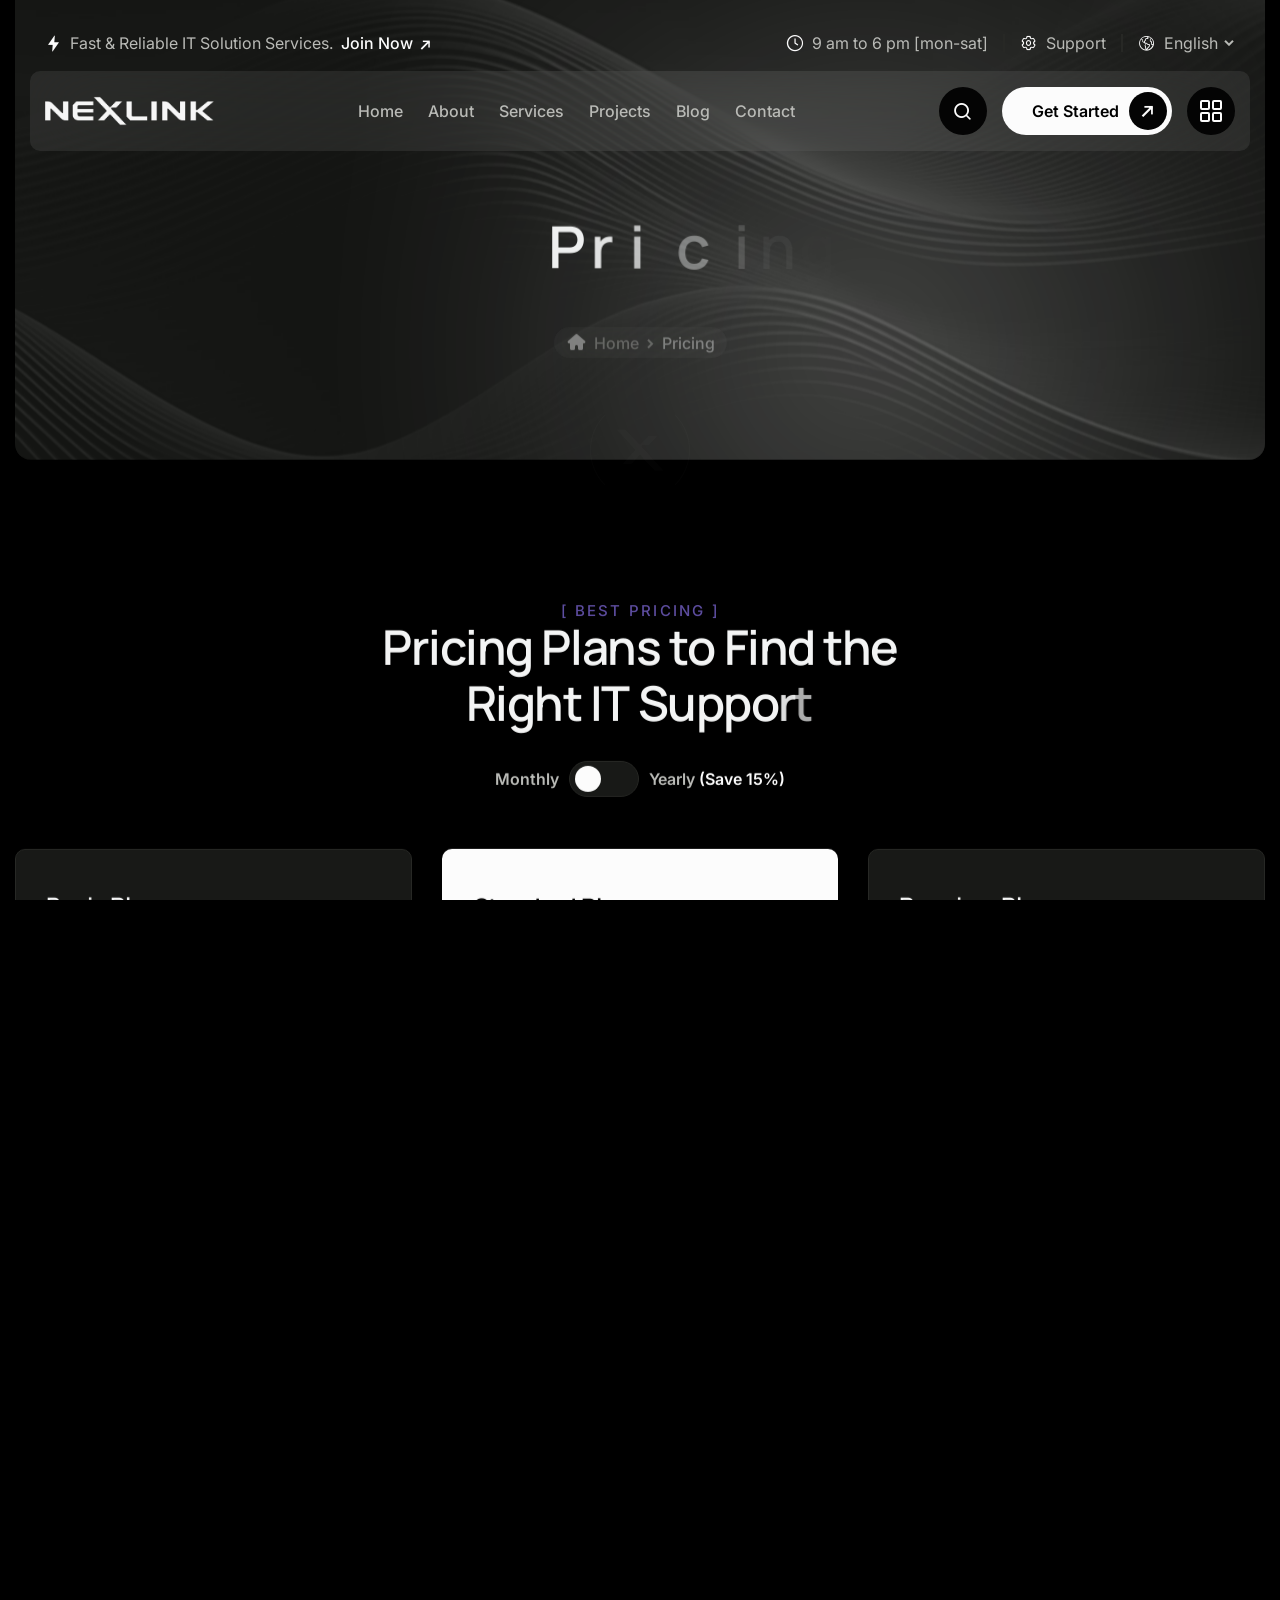
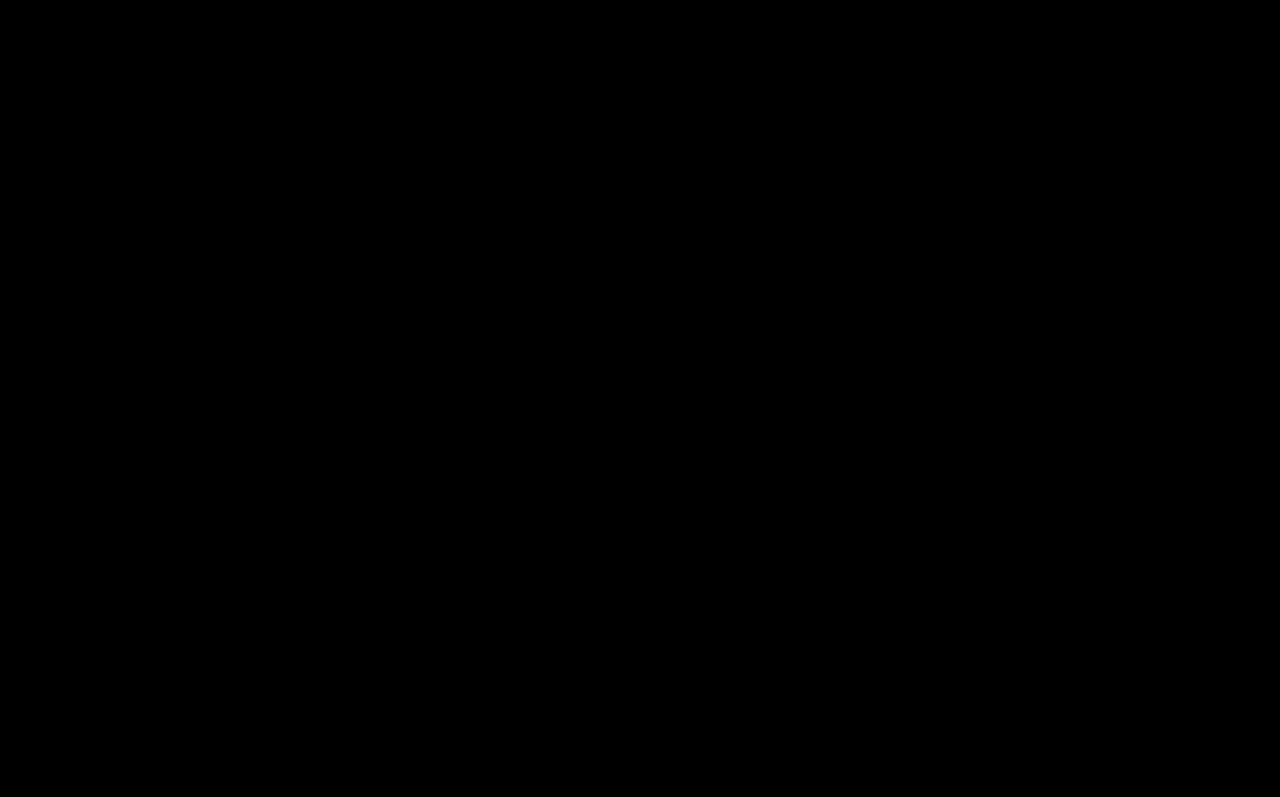
<file: pricing.html>
<!doctype html>
<html class="no-js" lang="en">

<head>
  <meta charset="utf-8">
  <meta http-equiv="x-ua-compatible" content="ie=edge">
  <meta name="viewport" content="width=device-width, initial-scale=1">
  <meta name="description" content="Intelligent systems simplify operations, reduce friction, and give your organization room to focus on what matters.">

  <!-- Site Title -->
  <title>NexLink – Smarter Operations for Modern Organizations</title>

  <!-- Place favicon.ico in the root directory -->
  <link rel="shortcut icon" type="image/svg+xml" href="assets/images/fav.svg">

  <!-- CSS here -->
  <link rel="stylesheet" href="assets/css/bootstrap.min.css">
  <link rel="stylesheet" href="assets/css/tekmino-icon.css">
  <link rel="stylesheet" href="assets/css/nice-select.css">
  <link rel="stylesheet" href="assets/css/swiper.min.css">
  <link rel="stylesheet" href="assets/css/venobox.min.css">
  <link rel="stylesheet" href="assets/css/meanmenu.css">
  <link rel="stylesheet" href="assets/css/main.css">
</head>

<body>
  <div class="body-overlay"></div>

  <!-- Preloader Start -->
  <div class="preloader is-loading">
    <div class="loading-container">
      <div class="loading"></div>
      <div id="loading-icon"><img src="assets/images/fav.svg" alt="Loading"></div>
    </div>
  </div>
  <!-- Preloader end -->

  <!-- back to top start -->
  <div class="back-to-top-wrapper">
    <button id="back_to_top" type="button" class="back-to-top-btn">
      <span class="back_to_top_icon"><i class="tji-arrow-up-4"></i></span>
      <span class="back_to_top_text">Scroll Top</span>
    </button>
  </div>
  <!-- back to top end -->

  <!-- start: Search Popup -->
  <div class="search_popup">
    <div class="search_close">
      <button type="button" class="search_close_btn">
        <svg width="18" height="18" viewBox="0 0 18 18" fill="none" xmlns="http://www.w3.org/2000/svg">
          <path d="M17 1L1 17" stroke="currentColor" stroke-width="1.5" stroke-linecap="round"
            stroke-linejoin="round" />
          <path d="M1 1L17 17" stroke="currentColor" stroke-width="1.5" stroke-linecap="round"
            stroke-linejoin="round" />
        </svg>
      </button>
    </div>
    <div class="container">
      <div class="row">
        <div class="col-xxl-12">
          <div class="tj_search_wrapper">
            <div class="search_form">
              <form action="#">
                <div class="search_input">
                  <h4 class="title">Search Projects, Service or Blog.</h4>
                  <div class="search-box">
                    <input class="search-input-field" type="search" placeholder="Search here..." required="">
                    <button type="submit">
                      <i class="tji-search"></i>
                    </button>
                  </div>
                </div>
              </form>
            </div>
          </div>
        </div>
      </div>
    </div>
  </div>
  <div class="search-popup-overlay"></div>
  <!-- end: Search Popup -->

  <!-- start: Offcanvas Menu -->
  <div class="tj-offcanvas-area d-none d-lg-block">
    <div class="hamburger_bg"></div>
    <div class="hamburger_wrapper">
      <div class="hamburger_inner">
        <div class="hamburger_top d-flex align-items-center justify-content-between">
          <div class="hamburger_logo">
            <a href="index.html" class="mobile_logo">
              <img src="assets/images/logos/nexlink-logo-white.png" alt="Logo">
            </a>
          </div>
          <div class="hamburger_close">
            <button class="hamburger_close_btn">
              <svg width="18" height="18" viewBox="0 0 18 18" fill="none" xmlns="http://www.w3.org/2000/svg">
                <path d="M17 1L1 17" stroke="currentColor" stroke-width="1.5" stroke-linecap="round"
                  stroke-linejoin="round" />
                <path d="M1 1L17 17" stroke="currentColor" stroke-width="1.5" stroke-linecap="round"
                  stroke-linejoin="round" />
              </svg>
            </button>
          </div>
        </div>
        <div class="offcanvas-text">
          <p>Developing personalize our customer journeys to increase satisfaction & loyalty of our expansion recognized
            by industry leaders.</p>
        </div>
        <div class="hamburger-search-area">
          <h5 class="hamburger-title">Search Now!</h5>
          <div class="hamburger_search">
            <form method="get" action="index.html">
              <button type="submit"><i class="tji-search"></i></button>
              <input type="search" autocomplete="off" name="s" value="" placeholder="Search here...">
            </form>
          </div>
        </div>
        <div class="hamburger-infos">
          <h5 class="hamburger-title">Contact Info</h5>
          <div class="contact-info">
            <div class="contact-item">
              <span class="subtitle">Phone</span>
              <a class="contact-link" href="tel:10095447818">+1 (009) 544-7818</a>
            </div>
            <div class="contact-item">
              <span class="subtitle">Email</span>
              <a class="contact-link" href="mailto:info@nexlink.com">info@nexlink.com</a>
            </div>
            <div class="contact-item">
              <span class="subtitle">Location</span>
              <span class="contact-link">993 Renner Burg, West Rond, MT 94251-030</span>
            </div>
          </div>
        </div>
      </div>
      <div class="hamburger-socials">
        <h5 class="hamburger-title">Follow Us</h5>
        <div class="social-links style-2">
          <ul>
            <li><a href="https://www.facebook.com/" target="_blank"><i class="tji-facebook"></i></a></li>
            <li><a href="https://www.linkedin.com/" target="_blank"><i class="tji-linkedin"></i></a></li>
            <li><a href="https://www.instagram.com/" target="_blank"><i class="tji-instagram"></i></a></li>
            <li><a href="https://x.com/" target="_blank"><i class="tji-x-twitter"></i></a></li>
          </ul>
        </div>
      </div>
    </div>
  </div>
  <!-- end: Offcanvas Menu -->

  <!-- start: Hamburger Menu -->
  <div class="hamburger-area d-lg-none">
    <div class="hamburger_bg"></div>
    <div class="hamburger_wrapper">
      <div class="hamburger_inner">
        <div class="hamburger_top d-flex align-items-center justify-content-between">
          <div class="hamburger_logo">
            <a href="index.html" class="mobile_logo">
              <img src="assets/images/logos/nexlink-logo-white.png" alt="Logo">
            </a>
          </div>
          <div class="hamburger_close">
            <button class="hamburger_close_btn">
              <svg width="18" height="18" viewBox="0 0 18 18" fill="none" xmlns="http://www.w3.org/2000/svg">
                <path d="M17 1L1 17" stroke="currentColor" stroke-width="1.5" stroke-linecap="round"
                  stroke-linejoin="round" />
                <path d="M1 1L17 17" stroke="currentColor" stroke-width="1.5" stroke-linecap="round"
                  stroke-linejoin="round" />
              </svg>
            </button>
          </div>
        </div>
        <div class="hamburger_menu">
          <div class="mobile_menu"></div>
        </div>
        <div class="hamburger-infos">
          <h5 class="hamburger-title">Contact Info</h5>
          <div class="contact-info">
            <div class="contact-item">
              <span class="subtitle">Phone</span>
              <a class="contact-link" href="tel:8089091313">808-909-1313</a>
            </div>
            <div class="contact-item">
              <span class="subtitle">Email</span>
              <a class="contact-link" href="mailto:info@nexlink.com">info@nexlink.com</a>
            </div>
            <div class="contact-item">
              <span class="subtitle">Location</span>
              <span class="contact-link">993 Renner Burg, West Rond, MT 94251-030</span>
            </div>
          </div>
        </div>
      </div>
      <div class="hamburger-socials">
        <h5 class="hamburger-title">Follow Us</h5>
        <div class="social-links style-2">
          <ul>
            <li><a href="https://www.facebook.com/" target="_blank"><i class="tji-facebook"></i></a></li>
            <li><a href="https://www.linkedin.com/" target="_blank"><i class="tji-linkedin"></i></a></li>
            <li><a href="https://www.instagram.com/" target="_blank"><i class="tji-instagram"></i></a></li>
            <li><a href="https://x.com/" target="_blank"><i class="tji-x-twitter"></i></a></li>
          </ul>
        </div>
      </div>
    </div>
  </div>
  <!-- end: Hamburger Menu -->

  <!-- start: Header Area -->
  <header class="header-area header-1 header-absolute">
    <div class="header-top d-lg-block d-none">
      <div class="container-fluid">
        <div class="row">
          <div class="col-12">
            <div class="header-top-content">
              <p class="topbar-text"><i class="tji-spark"></i> Fast & Reliable IT Solution Services. <a
                  href="contact.html">Join Now</a>
              </p>
              <div class="header-info">
                <div class="info-item">
                  <span><i class="tji-clock"></i></span>
                  <span>9 am to 6 pm [mon-sat]</span>
                </div>
                <div class="info-item">
                  <span><i class="tji-gear"></i></span>
                  <a href="contact.html">Support</a>
                </div>
                <div class="info-item">
                  <span><i class="tji-globe"></i></span>
                  <div class="tj-select">
                    <select class="nice-select">
                      <option value="1">English</option>
                      <option value="2">Arabic</option>
                      <option value="3">Spanish</option>
                    </select>
                  </div>
                </div>
              </div>
            </div>
          </div>
        </div>
      </div>
    </div>
    <div class="header-bottom">
      <div class="container-fluid">
        <div class="row">
          <div class="col-12">
            <div class="header-wrapper">
              <!-- site logo -->
              <div class="site_logo">
                <a class="logo" href="index.html"><img src="assets/images/logos/nexlink-logo-white.png" alt="Logo"></a>
              </div>

              <!-- navigation -->
              <div class="menu-area d-none d-lg-inline-flex align-items-center">
                <nav id="mobile-menu" class="mainmenu">
                  <ul>
                    <li><a href="index-3.html">Home</a></li>
                    <li><a href="about.html">About</a></li>
                    <li><a href="service.html">Services</a></li>
                    <li><a href="project.html">Projects</a></li>
                    <li><a href="blog.html">Blog</a></li>
                    <li><a href="contact.html">Contact</a></li>
                  </ul>
                </nav>
              </div>

              <!-- header right info -->
              <div class="header-right-item d-none d-lg-inline-flex">
                <div class="header-search">
                  <button class="search">
                    <i class="tji-search"></i>
                  </button>
                </div>
                <div class="header-button d-xl-block d-none">
                  <a class="tj-primary-btn" href="contact.html">
                    <span class="btn-text"><span>Get Started</span></span>
                    <span class="btn-icon"><i class="tji-arrow-right-2"></i></span>
                  </a>
                </div>
                <!-- menu bar -->
                <button class="menu_btn menu_offcanvas d-none d-lg-block">
                  <span class="cubes">
                    <span></span>
                    <span></span>
                    <span></span>
                    <span></span>
                  </span>
                </button>
              </div>

              <!-- menu bar -->
              <button class="menu_btn mobile_menu_bar d-lg-none">
                <span class="cubes">
                  <span></span>
                  <span></span>
                  <span></span>
                  <span></span>
                </span>
              </button>
            </div>
          </div>
        </div>
      </div>
    </div>
  </header>
  <!-- end: Header Area -->

  <!-- start: Header Area -->
  <header class="header-area header-1 header-duplicate header-sticky">
    <div class="header-bottom">
      <div class="container-fluid">
        <div class="row">
          <div class="col-12">
            <div class="header-wrapper">
              <!-- site logo -->
              <div class="site_logo">
                <a class="logo" href="index.html"><img src="assets/images/logos/nexlink-logo-white.png" alt="Logo"></a>
              </div>

              <!-- navigation -->
              <div class="menu-area d-none d-lg-inline-flex align-items-center">
                <nav class="mainmenu">
                  <ul>
                    <li><a href="index-3.html">Home</a></li>
                    <li><a href="about.html">About</a></li>
                    <li><a href="service.html">Services</a></li>
                    <li><a href="project.html">Projects</a></li>
                    <li><a href="blog.html">Blog</a></li>
                    <li><a href="contact.html">Contact</a></li>
                  </ul>
                </nav>
              </div>

              <!-- header right info -->
              <div class="header-right-item d-none d-lg-inline-flex">
                <div class="header-search">
                  <button class="search">
                    <i class="tji-search"></i>
                  </button>
                </div>
                <div class="header-button d-xl-block d-none">
                  <a class="tj-primary-btn" href="contact.html">
                    <span class="btn-text"><span>Get Started</span></span>
                    <span class="btn-icon"><i class="tji-arrow-right-2"></i></span>
                  </a>
                </div>
                <!-- menu bar -->
                <button class="menu_btn menu_offcanvas d-none d-lg-block">
                  <span class="cubes">
                    <span></span>
                    <span></span>
                    <span></span>
                    <span></span>
                  </span>
                </button>
              </div>

              <!-- menu bar -->
              <button class="menu_btn mobile_menu_bar d-lg-none">
                <span class="cubes">
                  <span></span>
                  <span></span>
                  <span></span>
                  <span></span>
                </span>
              </button>
            </div>
          </div>
        </div>
      </div>
    </div>
  </header>
  <!-- end: Header Area -->

  <div id="smooth-wrapper">
    <div id="smooth-content">

      <main id="primary" class="site-main">
        <div class="top-space-30"></div>
        <!-- start: Breadcrumb Section -->
        <section class="tj-page-header fix">
          <div class="hero-bg" data-bg-image="assets/images/hero/hero-bg.webp"></div>
          <div class="container">
            <div class="row">
              <div class="col-lg-12">
                <div class="tj-page-header-content text-center">
                  <h1 class="tj-page-title tj-split-text-2">Pricing</h1>
                  <div class="tj-page-link tj-fade-anim" data-delay="0.3">
                    <span><i class="tji-home"></i></span>
                    <span>
                      <a href="index.html">Home</a>
                    </span>
                    <span><i class="tji-arrow-right"></i></span>
                    <span>
                      <span>Pricing</span>
                    </span>
                  </div>
                </div>
              </div>
            </div>
          </div>

        </section>
        <!-- end: Breadcrumb Section -->



        <!-- start: Pricing Section -->
        <section class="tj-pricing-section section-gap">
          <div class="container">
            <div class="row">
              <div class="col">
                <div class="sec-heading sec-heading-centered">
                  <span class="sub-title tj-fade-anim">[ Best pricing ]</span>
                  <h2 class="sec-title tj-split-text-1">Pricing Plans to Find the Right IT Support</h2>
                  <div class="price_switcher">
                    <p>Monthly</p>
                    <label class="toggle_switcher">
                      <input class="toggle-checkbox" type="checkbox">
                      <span class="toggle-switch"></span>
                    </label>
                    <p>Yearly <span>(Save 15%)</span></p>
                  </div>
                </div>
                <div class="pricing_items_wrap pricing_items_wrap_2">
                  <div class="pricing_item">
                    <div class="pricing_header">
                      <h4 class="package_name">Basic Plan</h4>
                      <div class="package_desc">Essential Electrical Services</div>
                      <div class="package_price">
                        <span class="currency">$</span>
                        <span class="price" data-year-price="199" data-month-price="99">99</span>
                        <span class="period" data-year-period="/per year" data-month-period="/per month">/per
                          month</span>
                      </div>
                    </div>

                    <a class="tj-primary-btn pricing_btn" href="contact.html">
                      <span class="btn-text"><span>Chose Package <i class="tji-arrow-right-4"></i></span></span>
                    </a>

                    <ul class="pricing_features">
                      <li>
                        <i class="tji-check-3"></i>
                        Essential IT Support
                      </li>
                      <li>
                        <i class="tji-check-3"></i>
                        Cloud Storage (50 GB)
                      </li>
                      <li>
                        <i class="tji-check-3"></i>
                        Monthly System Check
                      </li>
                      <li>
                        <i class="tji-check-3"></i>
                        Basic Security Updates
                      </li>
                      <li>
                        <i class="tji-check-3"></i>
                        Software Patches and Fixes
                      </li>
                      <li>
                        <i class="tji-check-3"></i>
                        1 Scheduled Maintenance
                      </li>
                    </ul>
                  </div>

                  <div class="pricing_item recommend">
                    <div class="pricing_header">
                      <h4 class="package_name">Standard Plan</h4>
                      <div class="package_desc">Complete Electrical Solutions</div>
                      <div class="package_price">
                        <span class="currency">$</span>
                        <span class="price" data-year-price="499" data-month-price="249">249</span>
                        <span class="period" data-year-period="/per year" data-month-period="/per month">/per
                          month</span>
                      </div>
                    </div>

                    <a class="tj-primary-btn pricing_btn" href="contact.html">
                      <span class="btn-text"><span>Chose Package <i class="tji-arrow-right-4"></i></span></span>
                    </a>

                    <ul class="pricing_features">
                      <li>
                        <i class="tji-check-3"></i>
                        Advanced IT Management
                      </li>
                      <li>
                        <i class="tji-check-3"></i>
                        Cloud Storage (200 GB)
                      </li>
                      <li>
                        <i class="tji-check-3"></i>
                        Custom Software Solutions
                      </li>
                      <li>
                        <i class="tji-check-3"></i>
                        Threat Detection Services
                      </li>
                      <li>
                        <i class="tji-check-3"></i>
                        Data Backup and Recovery
                      </li>
                      <li>
                        <i class="tji-check-3"></i>
                        Monthly IT Consultation
                      </li>
                    </ul>
                  </div>

                  <div class="pricing_item">
                    <div class="pricing_header">
                      <h4 class="package_name">Premium Plan</h4>
                      <div class="package_desc">Advanced Electrical Services</div>
                      <div class="package_price">
                        <span class="currency">$</span>
                        <span class="price" data-year-price="899" data-month-price="499">499</span>
                        <span class="period" data-year-period="/per year" data-month-period="/per month">/per
                          month</span>
                      </div>
                    </div>

                    <a class="tj-primary-btn pricing_btn" href="contact.html">
                      <span class="btn-text"><span>Chose Package <i class="tji-arrow-right-4"></i></span></span>
                    </a>

                    <ul class="pricing_features">
                      <li>
                        <i class="tji-check-3"></i>
                        Comprehensive IT Solutions
                      </li>
                      <li>
                        <i class="tji-check-3"></i>
                        Unlimited Cloud Storage
                      </li>
                      <li>
                        <i class="tji-check-3"></i>
                        Priority 1-Hour Support
                      </li>
                      <li>
                        <i class="tji-check-3"></i>
                        Cybersecurity Protection
                      </li>
                      <li>
                        <i class="tji-check-3"></i>
                        Dedicated Account Manager
                      </li>
                      <li>
                        <i class="tji-check-3"></i>
                        24/7 Emergency Service
                      </li>
                    </ul>
                  </div>
                </div>
              </div>
            </div>
          </div>
        </section>
        <!-- end: Pricing Section -->

        <!-- start: Cta Section -->
        <section class="tj-cta-section">
          <div class="container">
            <div class="row">
              <div class="col-12">
                <div class="cta-area tj-fade-anim">
                  <div class="cta-content">
                    <h2 class="title">Don’t Miss Out the Future!</h2>
                  </div>
                  <div class="cta-right">
                    <div class="subscribe-form cta-form">
                      <form action="#">
                        <input type="email" name="email" placeholder="Enter email here...">
                        <button class="tj-primary-btn style-2" type="submit">
                          <span class="btn-text"><span>Subscribe Now</span></span>
                          <span class="btn-icon"><i class="tji-bell"></i></span>
                        </button>
                      </form>
                    </div>
                    <div class="social-links cta-social">
                      <span class="title">Follow us:</span>
                      <ul>
                        <li><a href="https://www.facebook.com/" target="_blank"><i class="tji-facebook"></i></a></li>
                        <li><a href="https://www.instagram.com/" target="_blank"><i class="tji-instagram"></i></a></li>
                        <li><a href="https://www.x.com/" target="_blank"><i class="tji-x-twitter"></i></a></li>
                        <li><a href="https://www.linkedin.com/" target="_blank"><i class="tji-linkedin"></i></a></li>
                      </ul>
                    </div>
                  </div>
                </div>
              </div>
            </div>
          </div>
        </section>
        <!-- end: Cta Section -->
      </main>

      <!-- start: Footer Section -->
      <footer class="tj-footer-section footer-1 section-gap-x">
        <div class="bg-img" data-bg-image="assets/images/footer/footer-bg.webp"></div>
        <div class="footer-main-area">
          <div class="container">
            <div class="row">
              <div class="col">
                <div class="footer_widget_wrapper">
                  <div class="footer-widget footer-col-1">
                    <div class="footer-logo">
                      <a href="index.html">
                        <img src="assets/images/logos/nexlink-logo-white.png" alt="Logo">
                      </a>
                    </div>
                    <div class="footer-text">
                      <p>Every great solution start understand the time into learn about.</p>
                    </div>
                    <div class="download-buttons">
                      <a href="https://play.google.com/store/games"><img src="assets/images/footer/google-play.webp"
                          alt=""></a>
                      <a href="https://www.apple.com/app-store/"><img src="assets/images/footer/app-store.webp"
                          alt=""></a>
                    </div>
                  </div>
                  <div class="footer-widget widget-nav-menu">
                    <h5 class="title">Services</h5>
                    <ul>
                      <li><a href="service-details.html"><span>Manage IT Service</span></a></li>
                      <li><a href="service-details.html"><span>Cloud Computing</span></a></li>
                      <li><a href="service-details.html"><span>Cyber Security</span></a></li>
                      <li><a href="service-details.html"><span>Software Develop</span></a></li>
                      <li><a href="service-details.html"><span>Change Manage</span></a></li>
                      <li><a href="service-details.html"><span>IT Consulting</span></a></li>
                    </ul>
                  </div>
                  <div class="footer-widget widget-nav-menu">
                    <h5 class="title">Resourses</h5>
                    <ul>
                      <li><a href="contact.html"><span>Contact Us</span></a></li>
                      <li><a href="blog-details.html"><span>Privacy Policy</span></a></li>
                      <li><a href="about.html"><span>Recognitions</span></a></li>
                      <li><a href="service.html"><span>Careers</span> <span class="badge">New</span></a></li>
                      <li><a href="blog.html"><span>News</span></a></li>
                      <li><a href="project.html"><span>Feedback</span></a></li>
                    </ul>
                  </div>
                  <div class="footer-widget widget-contact">
                    <h5 class="title">Contact Info</h5>
                    <div class="footer-contact-info">
                      <div class="contact-item">
                        <span>993 Renner Burg, West Rond, MT 94251-030, USA.</span>
                      </div>
                      <div class="contact-item">
                        <a href="tel:10095447818">P: +1 (009) 544-7818</a>
                        <a href="mailto:support@nexlink.com">E: support@nexlink.com</a>
                      </div>
                      <div class="contact-item">
                        <span><i class="tji-clock"></i> Mon-Fri 09am-06pm</span>
                      </div>
                    </div>
                  </div>
                </div>
              </div>
            </div>
          </div>
        </div>
        <div class="tj-copyright-area">
          <div class="copyright-wrap">
            <div class="container">
              <div class="row">
                <div class="col-12">
                  <div class="copyright-content-area">
                    <div class="copyright-text">
                      <p><a href="https://themeforest.net/user/theme-junction/portfolio" target="_blank">NexLink</a>
                        &copy;
                        2025. All right reserved.</p>
                    </div>
                    <div class="copyright-menu">
                      <ul>
                        <li><a href="contact.html">Privacy & Policy</a></li>
                        <li><a href="contact.html">Terms & Condition</a></li>
                      </ul>
                    </div>
                  </div>
                </div>
              </div>
            </div>
          </div>
        </div>
      </footer>
      <!-- end: Footer Section -->
    </div>
  </div>

  <!-- JS here -->
  <script src="assets/js/jquery.min.js"></script>
  <script src="assets/js/bootstrap.bundle.min.js"></script>
  <script src="assets/js/gsap.min.js"></script>
  <script src="assets/js/gsap-scroll-smoother.js"></script>
  <script src="assets/js/gsap-scroll-to-plugin.min.js"></script>
  <script src="assets/js/gsap-scroll-trigger.min.js"></script>
  <script src="assets/js/gsap-split-text.min.js"></script>
  <script src="assets/js/jquery.nice-select.min.js"></script>
  <script src="assets/js/swiper.min.js"></script>
  <script src="assets/js/waypoints.min.js"></script>
  <script src="assets/js/counterup.min.js"></script>
  <script src="assets/js/venobox.min.js"></script>
  <script src="assets/js/meanmenu.js"></script>
  <script src="assets/js/gsap-animation.js"></script>
  <script src="assets/js/main.js"></script>
</body>

</html>
</file>
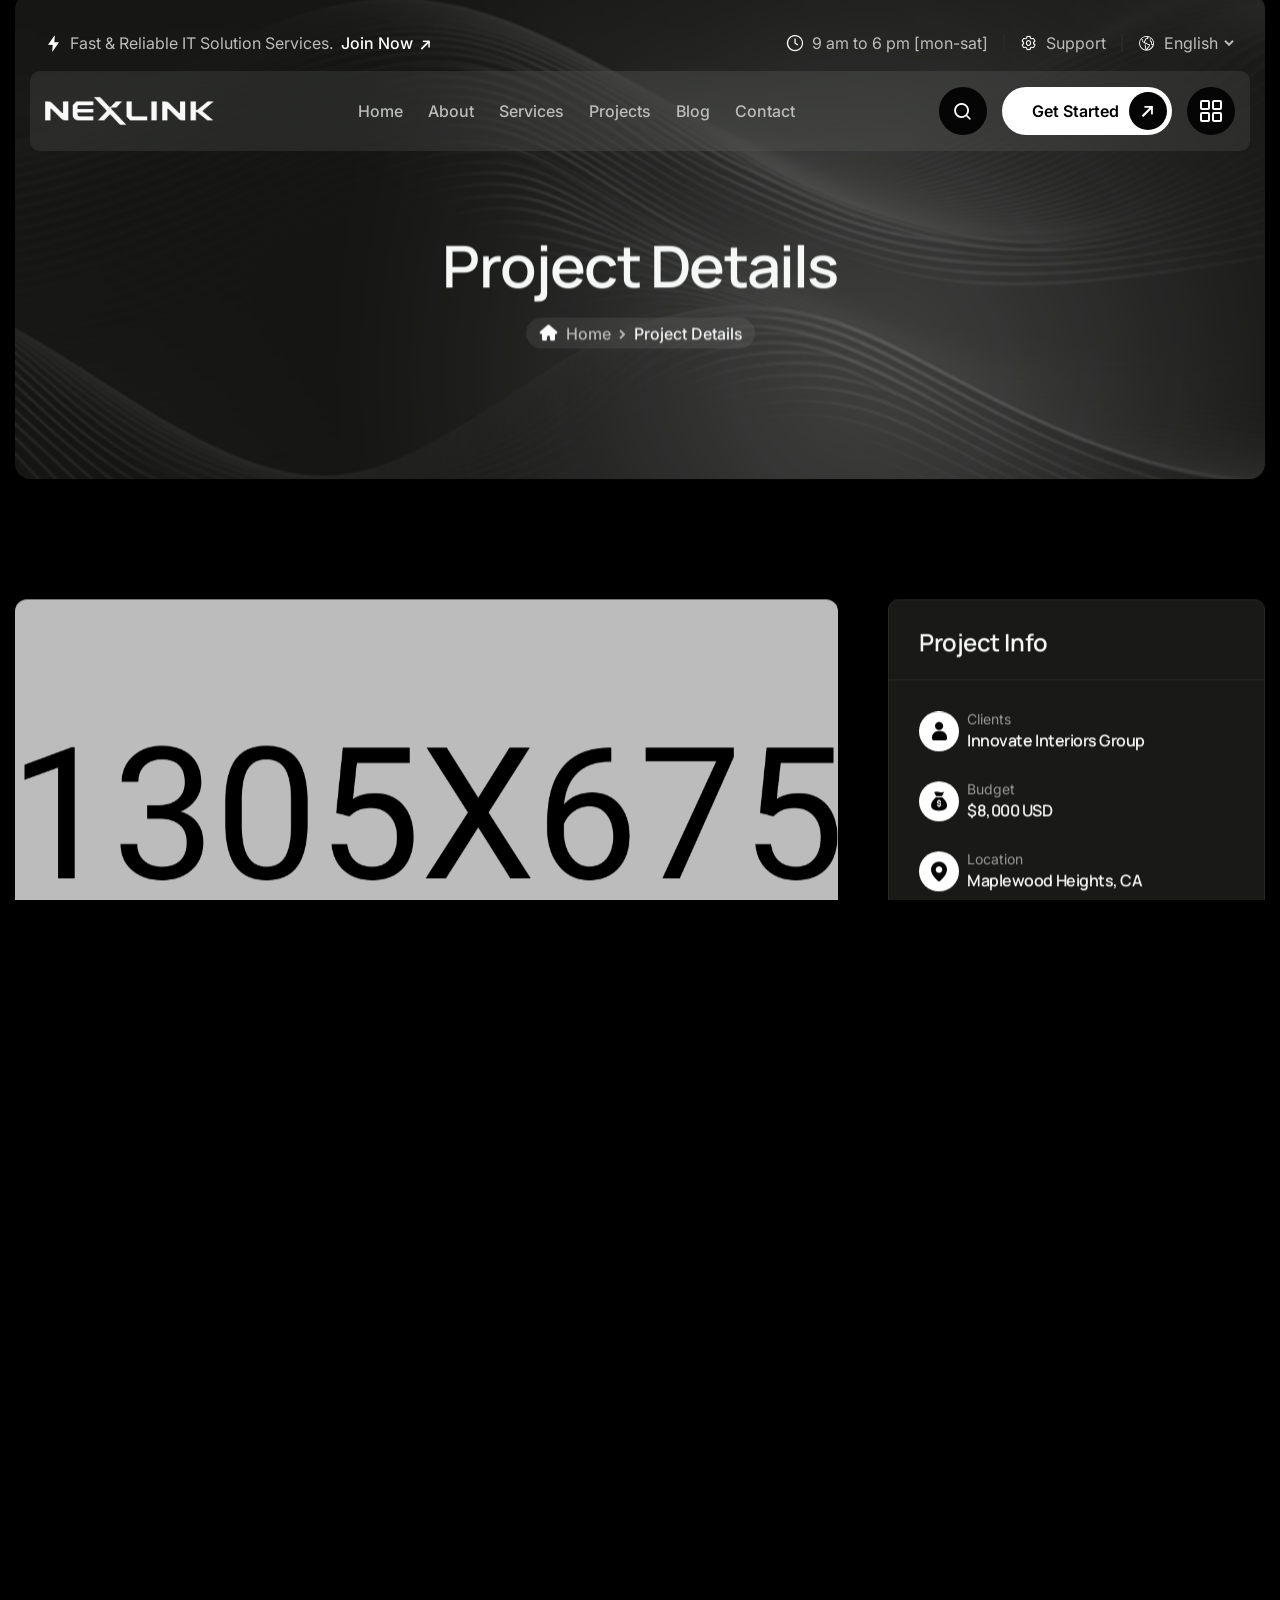
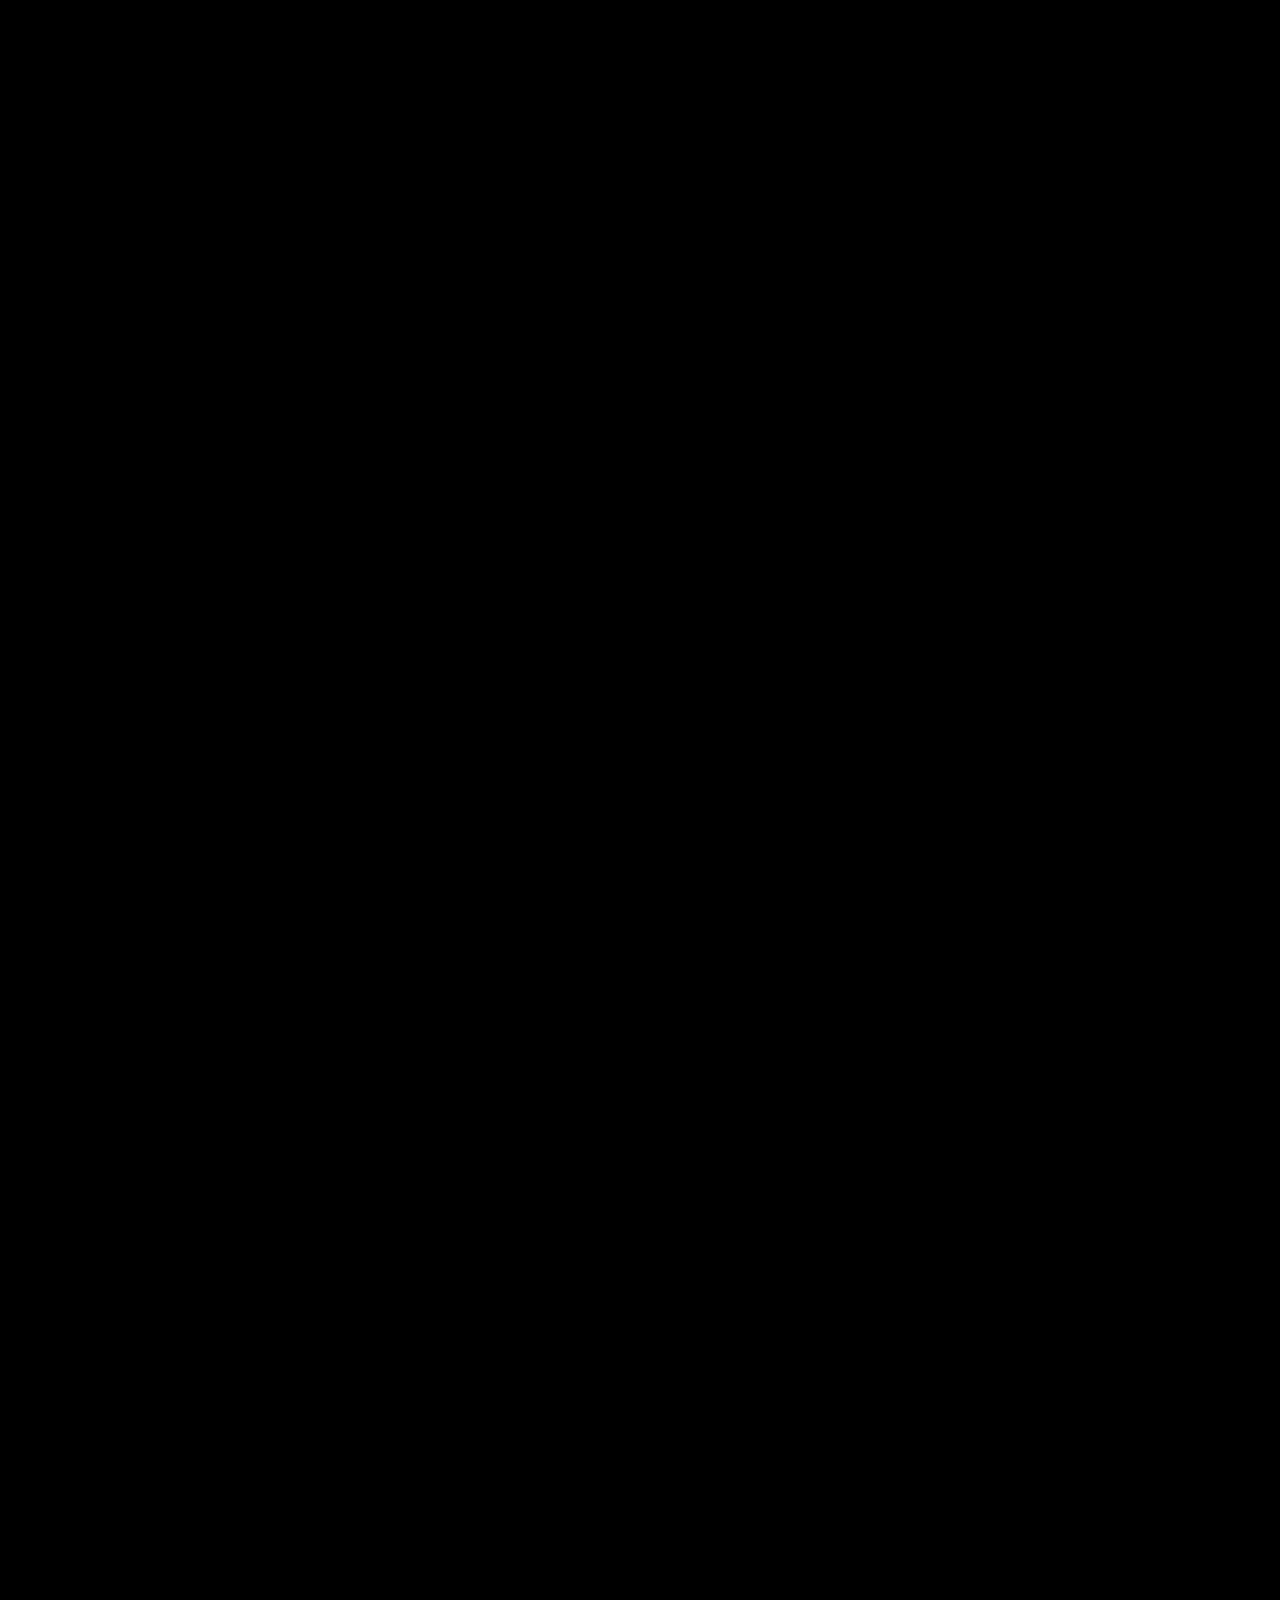
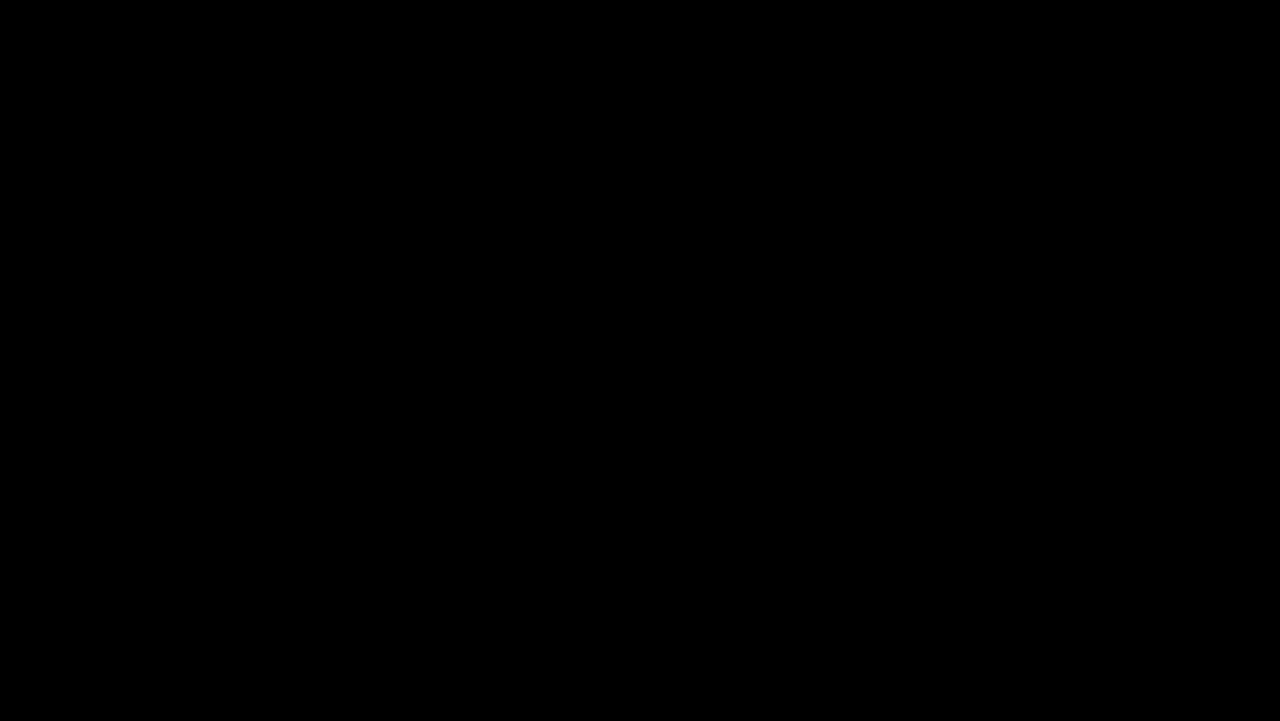
<file: project-details.html>
<!doctype html>
<html class="no-js" lang="en">

<head>
  <meta charset="utf-8">
  <meta http-equiv="x-ua-compatible" content="ie=edge">
  <meta name="viewport" content="width=device-width, initial-scale=1">
  <meta name="description" content="Intelligent systems simplify operations, reduce friction, and give your organization room to focus on what matters.">

  <!-- Site Title -->
  <title>NexLink – Smarter Operations for Modern Organizations</title>

  <!-- Place favicon.ico in the root directory -->
  <link rel="shortcut icon" type="image/svg+xml" href="assets/images/fav.svg">

  <!-- CSS here -->
  <link rel="stylesheet" href="assets/css/bootstrap.min.css">
  <link rel="stylesheet" href="assets/css/tekmino-icon.css">
  <link rel="stylesheet" href="assets/css/nice-select.css">
  <link rel="stylesheet" href="assets/css/swiper.min.css">
  <link rel="stylesheet" href="assets/css/venobox.min.css">
  <link rel="stylesheet" href="assets/css/meanmenu.css">
  <link rel="stylesheet" href="assets/css/main.css">
</head>

<body>
  <div class="body-overlay"></div>

  <!-- Preloader Start -->
  <div class="preloader is-loading">
    <div class="loading-container">
      <div class="loading"></div>
      <div id="loading-icon"><img src="assets/images/fav.svg" alt="Loading"></div>
    </div>
  </div>
  <!-- Preloader end -->

  <!-- back to top start -->
  <div class="back-to-top-wrapper">
    <button id="back_to_top" type="button" class="back-to-top-btn">
      <span class="back_to_top_icon"><i class="tji-arrow-up-4"></i></span>
      <span class="back_to_top_text">Scroll Top</span>
    </button>
  </div>
  <!-- back to top end -->

  <!-- start: Search Popup -->
  <div class="search_popup">
    <div class="search_close">
      <button type="button" class="search_close_btn">
        <svg width="18" height="18" viewBox="0 0 18 18" fill="none" xmlns="http://www.w3.org/2000/svg">
          <path d="M17 1L1 17" stroke="currentColor" stroke-width="1.5" stroke-linecap="round"
            stroke-linejoin="round" />
          <path d="M1 1L17 17" stroke="currentColor" stroke-width="1.5" stroke-linecap="round"
            stroke-linejoin="round" />
        </svg>
      </button>
    </div>
    <div class="container">
      <div class="row">
        <div class="col-xxl-12">
          <div class="tj_search_wrapper">
            <div class="search_form">
              <form action="#">
                <div class="search_input">
                  <h4 class="title">Search Projects, Service or Blog.</h4>
                  <div class="search-box">
                    <input class="search-input-field" type="search" placeholder="Search here..." required="">
                    <button type="submit">
                      <i class="tji-search"></i>
                    </button>
                  </div>
                </div>
              </form>
            </div>
          </div>
        </div>
      </div>
    </div>
  </div>
  <div class="search-popup-overlay"></div>
  <!-- end: Search Popup -->

  <!-- start: Offcanvas Menu -->
  <div class="tj-offcanvas-area d-none d-lg-block">
    <div class="hamburger_bg"></div>
    <div class="hamburger_wrapper">
      <div class="hamburger_inner">
        <div class="hamburger_top d-flex align-items-center justify-content-between">
          <div class="hamburger_logo">
            <a href="index.html" class="mobile_logo">
              <img src="assets/images/logos/nexlink-logo-white.png" alt="Logo">
            </a>
          </div>
          <div class="hamburger_close">
            <button class="hamburger_close_btn">
              <svg width="18" height="18" viewBox="0 0 18 18" fill="none" xmlns="http://www.w3.org/2000/svg">
                <path d="M17 1L1 17" stroke="currentColor" stroke-width="1.5" stroke-linecap="round"
                  stroke-linejoin="round" />
                <path d="M1 1L17 17" stroke="currentColor" stroke-width="1.5" stroke-linecap="round"
                  stroke-linejoin="round" />
              </svg>
            </button>
          </div>
        </div>
        <div class="offcanvas-text">
          <p>Developing personalize our customer journeys to increase satisfaction & loyalty of our expansion recognized
            by industry leaders.</p>
        </div>
        <div class="hamburger-search-area">
          <h5 class="hamburger-title">Search Now!</h5>
          <div class="hamburger_search">
            <form method="get" action="index.html">
              <button type="submit"><i class="tji-search"></i></button>
              <input type="search" autocomplete="off" name="s" value="" placeholder="Search here...">
            </form>
          </div>
        </div>
        <div class="hamburger-infos">
          <h5 class="hamburger-title">Contact Info</h5>
          <div class="contact-info">
            <div class="contact-item">
              <span class="subtitle">Phone</span>
              <a class="contact-link" href="tel:10095447818">+1 (009) 544-7818</a>
            </div>
            <div class="contact-item">
              <span class="subtitle">Email</span>
              <a class="contact-link" href="mailto:info@nexlink.com">info@nexlink.com</a>
            </div>
            <div class="contact-item">
              <span class="subtitle">Location</span>
              <span class="contact-link">993 Renner Burg, West Rond, MT 94251-030</span>
            </div>
          </div>
        </div>
      </div>
      <div class="hamburger-socials">
        <h5 class="hamburger-title">Follow Us</h5>
        <div class="social-links style-2">
          <ul>
            <li><a href="https://www.facebook.com/" target="_blank"><i class="tji-facebook"></i></a></li>
            <li><a href="https://www.linkedin.com/" target="_blank"><i class="tji-linkedin"></i></a></li>
            <li><a href="https://www.instagram.com/" target="_blank"><i class="tji-instagram"></i></a></li>
            <li><a href="https://x.com/" target="_blank"><i class="tji-x-twitter"></i></a></li>
          </ul>
        </div>
      </div>
    </div>
  </div>
  <!-- end: Offcanvas Menu -->

  <!-- start: Hamburger Menu -->
  <div class="hamburger-area d-lg-none">
    <div class="hamburger_bg"></div>
    <div class="hamburger_wrapper">
      <div class="hamburger_inner">
        <div class="hamburger_top d-flex align-items-center justify-content-between">
          <div class="hamburger_logo">
            <a href="index.html" class="mobile_logo">
              <img src="assets/images/logos/nexlink-logo-white.png" alt="Logo">
            </a>
          </div>
          <div class="hamburger_close">
            <button class="hamburger_close_btn">
              <svg width="18" height="18" viewBox="0 0 18 18" fill="none" xmlns="http://www.w3.org/2000/svg">
                <path d="M17 1L1 17" stroke="currentColor" stroke-width="1.5" stroke-linecap="round"
                  stroke-linejoin="round" />
                <path d="M1 1L17 17" stroke="currentColor" stroke-width="1.5" stroke-linecap="round"
                  stroke-linejoin="round" />
              </svg>
            </button>
          </div>
        </div>
        <div class="hamburger_menu">
          <div class="mobile_menu"></div>
        </div>
        <div class="hamburger-infos">
          <h5 class="hamburger-title">Contact Info</h5>
          <div class="contact-info">
            <div class="contact-item">
              <span class="subtitle">Phone</span>
              <a class="contact-link" href="tel:8089091313">808-909-1313</a>
            </div>
            <div class="contact-item">
              <span class="subtitle">Email</span>
              <a class="contact-link" href="mailto:info@nexlink.com">info@nexlink.com</a>
            </div>
            <div class="contact-item">
              <span class="subtitle">Location</span>
              <span class="contact-link">993 Renner Burg, West Rond, MT 94251-030</span>
            </div>
          </div>
        </div>
      </div>
      <div class="hamburger-socials">
        <h5 class="hamburger-title">Follow Us</h5>
        <div class="social-links style-2">
          <ul>
            <li><a href="https://www.facebook.com/" target="_blank"><i class="tji-facebook"></i></a></li>
            <li><a href="https://www.linkedin.com/" target="_blank"><i class="tji-linkedin"></i></a></li>
            <li><a href="https://www.instagram.com/" target="_blank"><i class="tji-instagram"></i></a></li>
            <li><a href="https://x.com/" target="_blank"><i class="tji-x-twitter"></i></a></li>
          </ul>
        </div>
      </div>
    </div>
  </div>
  <!-- end: Hamburger Menu -->

  <!-- start: Header Area -->
  <header class="header-area header-1 header-absolute">
    <div class="header-top d-lg-block d-none">
      <div class="container-fluid">
        <div class="row">
          <div class="col-12">
            <div class="header-top-content">
              <p class="topbar-text"><i class="tji-spark"></i> Fast & Reliable IT Solution Services. <a
                  href="contact.html">Join Now</a>
              </p>
              <div class="header-info">
                <div class="info-item">
                  <span><i class="tji-clock"></i></span>
                  <span>9 am to 6 pm [mon-sat]</span>
                </div>
                <div class="info-item">
                  <span><i class="tji-gear"></i></span>
                  <a href="contact.html">Support</a>
                </div>
                <div class="info-item">
                  <span><i class="tji-globe"></i></span>
                  <div class="tj-select">
                    <select class="nice-select">
                      <option value="1">English</option>
                      <option value="2">Arabic</option>
                      <option value="3">Spanish</option>
                    </select>
                  </div>
                </div>
              </div>
            </div>
          </div>
        </div>
      </div>
    </div>
    <div class="header-bottom">
      <div class="container-fluid">
        <div class="row">
          <div class="col-12">
            <div class="header-wrapper">
              <!-- site logo -->
              <div class="site_logo">
                <a class="logo" href="index.html"><img src="assets/images/logos/nexlink-logo-white.png" alt="Logo"></a>
              </div>

              <!-- navigation -->
              <div class="menu-area d-none d-lg-inline-flex align-items-center">
                <nav id="mobile-menu" class="mainmenu">
                  <ul>
                    <li><a href="index-3.html">Home</a></li>
                    <li><a href="about.html">About</a></li>
                    <li><a href="service.html">Services</a></li>
                    <li><a href="project.html">Projects</a></li>
                    <li><a href="blog.html">Blog</a></li>
                    <li><a href="contact.html">Contact</a></li>
                  </ul>
                </nav>
              </div>

              <!-- header right info -->
              <div class="header-right-item d-none d-lg-inline-flex">
                <div class="header-search">
                  <button class="search">
                    <i class="tji-search"></i>
                  </button>
                </div>
                <div class="header-button d-xl-block d-none">
                  <a class="tj-primary-btn" href="contact.html">
                    <span class="btn-text"><span>Get Started</span></span>
                    <span class="btn-icon"><i class="tji-arrow-right-2"></i></span>
                  </a>
                </div>
                <!-- menu bar -->
                <button class="menu_btn menu_offcanvas d-none d-lg-block">
                  <span class="cubes">
                    <span></span>
                    <span></span>
                    <span></span>
                    <span></span>
                  </span>
                </button>
              </div>

              <!-- menu bar -->
              <button class="menu_btn mobile_menu_bar d-lg-none">
                <span class="cubes">
                  <span></span>
                  <span></span>
                  <span></span>
                  <span></span>
                </span>
              </button>
            </div>
          </div>
        </div>
      </div>
    </div>
  </header>
  <!-- end: Header Area -->

  <!-- start: Header Area -->
  <header class="header-area header-1 header-duplicate header-sticky">
    <div class="header-bottom">
      <div class="container-fluid">
        <div class="row">
          <div class="col-12">
            <div class="header-wrapper">
              <!-- site logo -->
              <div class="site_logo">
                <a class="logo" href="index.html"><img src="assets/images/logos/nexlink-logo-white.png" alt="Logo"></a>
              </div>

              <!-- navigation -->
              <div class="menu-area d-none d-lg-inline-flex align-items-center">
                <nav class="mainmenu">
                  <ul>
                    <li><a href="index-3.html">Home</a></li>
                    <li><a href="about.html">About</a></li>
                    <li><a href="service.html">Services</a></li>
                    <li><a href="project.html">Projects</a></li>
                    <li><a href="blog.html">Blog</a></li>
                    <li><a href="contact.html">Contact</a></li>
                  </ul>
                </nav>
              </div>

              <!-- header right info -->
              <div class="header-right-item d-none d-lg-inline-flex">
                <div class="header-search">
                  <button class="search">
                    <i class="tji-search"></i>
                  </button>
                </div>
                <div class="header-button d-xl-block d-none">
                  <a class="tj-primary-btn" href="contact.html">
                    <span class="btn-text"><span>Get Started</span></span>
                    <span class="btn-icon"><i class="tji-arrow-right-2"></i></span>
                  </a>
                </div>
                <!-- menu bar -->
                <button class="menu_btn menu_offcanvas d-none d-lg-block">
                  <span class="cubes">
                    <span></span>
                    <span></span>
                    <span></span>
                    <span></span>
                  </span>
                </button>
              </div>

              <!-- menu bar -->
              <button class="menu_btn mobile_menu_bar d-lg-none">
                <span class="cubes">
                  <span></span>
                  <span></span>
                  <span></span>
                  <span></span>
                </span>
              </button>
            </div>
          </div>
        </div>
      </div>
    </div>
  </header>
  <!-- end: Header Area -->

  <div id="smooth-wrapper">
    <div id="smooth-content">

      <main id="primary" class="site-main">
        <div class="top-space-30"></div>
        <!-- start: Breadcrumb Section -->
        <section class="tj-page-header fix">
          <div class="hero-bg" data-bg-image="assets/images/hero/hero-bg.webp"></div>
          <div class="container">
            <div class="row">
              <div class="col-lg-12">
                <div class="tj-page-header-content text-center">
                  <h1 class="tj-page-title tj-split-text-2">Project Details</h1>
                  <div class="tj-page-link tj-fade-anim" data-delay="0.3">
                    <span><i class="tji-home"></i></span>
                    <span>
                      <a href="index.html">Home</a>
                    </span>
                    <span><i class="tji-arrow-right"></i></span>
                    <span>
                      <span>Project Details</span>
                    </span>
                  </div>
                </div>
              </div>
            </div>
          </div>

        </section>
        <!-- end: Breadcrumb Section -->


        <!-- start: Project Details Section -->
        <section class="tj-blog-section section-gap">
          <div class="container">
            <div class="row row-gap-5">
              <div class="col-lg-8">
                <div class="post-details-wrapper">
                  <div class="blog-images">
                    <img src="assets/images/project/project-details.webp" alt="Images">
                  </div>
                  <h2 class="title">Cloud Migration System: Transforming IT Infrastructure for Scalability.
                  </h2>
                  <div class="blog-text">
                    <p>Cloud migration has become a crucial strategy for
                      businesses looking to enhance scalability, reduce operational costs, and improve performance. This
                      case study explores how XYZ Retail, a growing e-commerce company, successfully transitioned from
                      an
                      on-premise infrastructure to a cloud-based system, resolving critical business challenges. The
                      company’s on-premise servers were unable to handle peak shopping periods, leading to frequent
                      crashes
                      and website downtimes. The website experienced significant lag during high traffic.</p>
                    <p>Maintaining physical servers, network infrastructure, and
                      IT personnel was becoming increasingly expensive, impacting profitability. The company's existing
                      infrastructure lacked the ability to scale up quickly during promotional events or seasonal peaks,
                      resulting in missed sales opportunities. Key decisions were made during.</p>
                    <h3>Cloud Migration Strategies</h3>
                    <p>The cloud migration process started with a comprehensive
                      assessment of the existing infrastructure. This involved analyzing the company's data,
                      applications,
                      and network dependencies to understand which elements could be migrated and which needed to be
                      re-architected during this phase:</p>
                    <ul>
                      <li><span><i class="tji-check"></i></span>Scalable IT Infrastructure</li>
                      <li><span><i class="tji-check"></i></span>High Data Security</li>
                      <li><span><i class="tji-check"></i></span>Disaster Recovery Solutions</li>
                      <li><span><i class="tji-check"></i></span>Flexible Storage Options</li>
                      <li><span><i class="tji-check"></i></span>Compliance and Support</li>
                      <li><span><i class="tji-check"></i></span>Reduced Hardware</li>
                      <li><span><i class="tji-check"></i></span>24/7 Cloud Monitoring</li>
                    </ul>
                    <h3>Showcasing Excellence in IT Solutions</h3>
                    <P>Explore our diverse range of successful IT solutions and
                      projects that demonstrate our expertise, innovation, and commitment to delivering top-notch
                      results.
                      From cloud migration and AI integration to cybersecurity and custom software development, our work
                      speaks for itself.</P>
                    <div class="images-wrap mb-2">
                      <div class="row">
                        <div class="col-sm-12">
                          <div class="image-box">
                            <a class="gallery" data-gall="gallery"
                              href="assets/images/project/project-gallery-1.webp"><img
                                src="assets/images/project/project-gallery-1.webp" alt="Image"></a>
                          </div>
                        </div>
                        <div class="col-sm-6">
                          <div class="image-box">
                            <a class="gallery" data-gall="gallery"
                              href="assets/images/project/project-gallery-2.webp"><img
                                src="assets/images/project/project-gallery-2.webp" alt="Image"></a>
                          </div>
                        </div>
                        <div class="col-sm-6">
                          <div class="image-box">
                            <a class="gallery" data-gall="gallery"
                              href="assets/images/project/project-gallery-3.webp"><img
                                src="assets/images/project/project-gallery-3.webp" alt="Image"></a>
                          </div>
                        </div>
                      </div>
                    </div>
                  </div>
                  <div class="tj-post__navigation mb-0">
                    <!-- previous post -->
                    <div class="tj-nav__post previous">
                      <div class="tj-nav-post__nav prev_post">
                        <a href="service-details.html"><span><i class="tji-arrow-left-5"></i></span>Previous</a>
                      </div>
                    </div>
                    <div class="tj-nav-post__grid">
                      <a href="project.html"><i class="tji-window"></i></a>
                    </div>
                    <!-- next post -->
                    <div class="tj-nav__post next">
                      <div class="tj-nav-post__nav next_post">
                        <a href="service-details.html">Next<span><i class="tji-arrow-right-5"></i></span></a>
                      </div>
                    </div>
                  </div>
                </div>
              </div>
              <div class="col-lg-4">
                <div class="tj-main-sidebar">
                  <div class="tj-sidebar-widget widget-categories">
                    <h4 class="widget-title">Project Info</h4>
                    <div class="infos-wrapper">
                      <div class="infos-item">
                        <div class="project-icons">
                          <i class="tji-user"></i>
                        </div>
                        <div class="project-text">
                          <span>Clients</span>
                          <h6 class="title">Innovate Interiors Group</h6>
                        </div>
                      </div>
                      <div class="infos-item">
                        <div class="project-icons">
                          <i class="tji-budget"></i>
                        </div>
                        <div class="project-text">
                          <span>Budget</span>
                          <h6 class="title">$8,000 USD</h6>
                        </div>
                      </div>
                      <div class="infos-item">
                        <div class="project-icons">
                          <i class="tji-location-2"></i>
                        </div>
                        <div class="project-text">
                          <span>Location</span>
                          <h6 class="title">Maplewood Heights, CA</h6>
                        </div>
                      </div>
                      <div class="infos-item">
                        <div class="project-icons">
                          <i class="tji-chart"></i>
                        </div>
                        <div class="project-text">
                          <span>Sector</span>
                          <h6 class="title">IT Solutions</h6>
                        </div>
                      </div>
                      <div class="infos-item">
                        <div class="project-icons">
                          <i class="tji-calendar"></i>
                        </div>
                        <div class="project-text">
                          <span>Complete date</span>
                          <h6 class="title">Oct 20, 2024</h6>
                        </div>
                      </div>
                    </div>
                    <div class="tj-socials-wrapper">
                      <h6 class="title">Share: </h6>
                      <ul class="tj-socials">
                        <li><a href="https://www.facebook.com/" target="_blank"><i class="tji-facebook"></i></a></li>
                        <li><a href="https://www.instagram.com/" target="_blank"><i class="tji-instagram"></i></a></li>
                        <li><a href="https://www.x.com/" target="_blank"><i class="tji-x-twitter"></i></a></li>
                        <li><a href="https://www.linkedin.com/" target="_blank"><i class="tji-linkedin"></i></a></li>
                      </ul>
                    </div>

                  </div>
                  <div class="tj-sidebar-widget widget-feature-item">
                    <div class="feature-box">
                      <div class="feature-content">
                        <h2 class="title">Innovative</h2>
                        <span>IT Solutions.</span>
                        <a class="read-more feature-contact" href="tel:8321890640">
                          <i class="tji-phone-3"></i>
                          <span>+8 (321) 890-640</span>
                        </a>
                      </div>
                      <div class="feature-images">
                        <img src="assets/images/services/service-ad.webp" alt="">
                      </div>
                    </div>
                  </div>
                </div>
              </div>
            </div>
          </div>
        </section>
        <!-- end: Project Details Section -->

        <!-- start: Cta Section -->
        <section class="tj-cta-section">
          <div class="container">
            <div class="row">
              <div class="col-12">
                <div class="cta-area tj-fade-anim">
                  <div class="cta-content">
                    <h2 class="title">Don’t Miss Out the Future!</h2>
                  </div>
                  <div class="cta-right">
                    <div class="subscribe-form cta-form">
                      <form action="#">
                        <input type="email" name="email" placeholder="Enter email here...">
                        <button class="tj-primary-btn style-2" type="submit">
                          <span class="btn-text"><span>Subscribe Now</span></span>
                          <span class="btn-icon"><i class="tji-bell"></i></span>
                        </button>
                      </form>
                    </div>
                    <div class="social-links cta-social">
                      <span class="title">Follow us:</span>
                      <ul>
                        <li><a href="https://www.facebook.com/" target="_blank"><i class="tji-facebook"></i></a></li>
                        <li><a href="https://www.instagram.com/" target="_blank"><i class="tji-instagram"></i></a></li>
                        <li><a href="https://www.x.com/" target="_blank"><i class="tji-x-twitter"></i></a></li>
                        <li><a href="https://www.linkedin.com/" target="_blank"><i class="tji-linkedin"></i></a></li>
                      </ul>
                    </div>
                  </div>
                </div>
              </div>
            </div>
          </div>
        </section>
        <!-- end: Cta Section -->
      </main>

      <!-- start: Footer Section -->
      <footer class="tj-footer-section footer-1 section-gap-x">
        <div class="bg-img" data-bg-image="assets/images/footer/footer-bg.webp"></div>
        <div class="footer-main-area">
          <div class="container">
            <div class="row">
              <div class="col">
                <div class="footer_widget_wrapper">
                  <div class="footer-widget footer-col-1">
                    <div class="footer-logo">
                      <a href="index.html">
                        <img src="assets/images/logos/nexlink-logo-white.png" alt="Logo">
                      </a>
                    </div>
                    <div class="footer-text">
                      <p>Every great solution start understand the time into learn about.</p>
                    </div>
                    <div class="download-buttons">
                      <a href="https://play.google.com/store/games"><img src="assets/images/footer/google-play.webp"
                          alt=""></a>
                      <a href="https://www.apple.com/app-store/"><img src="assets/images/footer/app-store.webp"
                          alt=""></a>
                    </div>
                  </div>
                  <div class="footer-widget widget-nav-menu">
                    <h5 class="title">Services</h5>
                    <ul>
                      <li><a href="service-details.html"><span>Manage IT Service</span></a></li>
                      <li><a href="service-details.html"><span>Cloud Computing</span></a></li>
                      <li><a href="service-details.html"><span>Cyber Security</span></a></li>
                      <li><a href="service-details.html"><span>Software Develop</span></a></li>
                      <li><a href="service-details.html"><span>Change Manage</span></a></li>
                      <li><a href="service-details.html"><span>IT Consulting</span></a></li>
                    </ul>
                  </div>
                  <div class="footer-widget widget-nav-menu">
                    <h5 class="title">Resourses</h5>
                    <ul>
                      <li><a href="contact.html"><span>Contact Us</span></a></li>
                      <li><a href="blog-details.html"><span>Privacy Policy</span></a></li>
                      <li><a href="about.html"><span>Recognitions</span></a></li>
                      <li><a href="service.html"><span>Careers</span> <span class="badge">New</span></a></li>
                      <li><a href="blog.html"><span>News</span></a></li>
                      <li><a href="project.html"><span>Feedback</span></a></li>
                    </ul>
                  </div>
                  <div class="footer-widget widget-contact">
                    <h5 class="title">Contact Info</h5>
                    <div class="footer-contact-info">
                      <div class="contact-item">
                        <span>993 Renner Burg, West Rond, MT 94251-030, USA.</span>
                      </div>
                      <div class="contact-item">
                        <a href="tel:10095447818">P: +1 (009) 544-7818</a>
                        <a href="mailto:support@nexlink.com">E: support@nexlink.com</a>
                      </div>
                      <div class="contact-item">
                        <span><i class="tji-clock"></i> Mon-Fri 09am-06pm</span>
                      </div>
                    </div>
                  </div>
                </div>
              </div>
            </div>
          </div>
        </div>
        <div class="tj-copyright-area">
          <div class="copyright-wrap">
            <div class="container">
              <div class="row">
                <div class="col-12">
                  <div class="copyright-content-area">
                    <div class="copyright-text">
                      <p><a href="https://themeforest.net/user/theme-junction/portfolio" target="_blank">NexLink</a>
                        &copy;
                        2025. All right reserved.</p>
                    </div>
                    <div class="copyright-menu">
                      <ul>
                        <li><a href="contact.html">Privacy & Policy</a></li>
                        <li><a href="contact.html">Terms & Condition</a></li>
                      </ul>
                    </div>
                  </div>
                </div>
              </div>
            </div>
          </div>
        </div>
      </footer>
      <!-- end: Footer Section -->
    </div>
  </div>

  <!-- JS here -->
  <script src="assets/js/jquery.min.js"></script>
  <script src="assets/js/bootstrap.bundle.min.js"></script>
  <script src="assets/js/gsap.min.js"></script>
  <script src="assets/js/gsap-scroll-smoother.js"></script>
  <script src="assets/js/gsap-scroll-to-plugin.min.js"></script>
  <script src="assets/js/gsap-scroll-trigger.min.js"></script>
  <script src="assets/js/gsap-split-text.min.js"></script>
  <script src="assets/js/jquery.nice-select.min.js"></script>
  <script src="assets/js/swiper.min.js"></script>
  <script src="assets/js/waypoints.min.js"></script>
  <script src="assets/js/counterup.min.js"></script>
  <script src="assets/js/venobox.min.js"></script>
  <script src="assets/js/meanmenu.js"></script>
  <script src="assets/js/gsap-animation.js"></script>
  <script src="assets/js/main.js"></script>
</body>

</html>
</file>
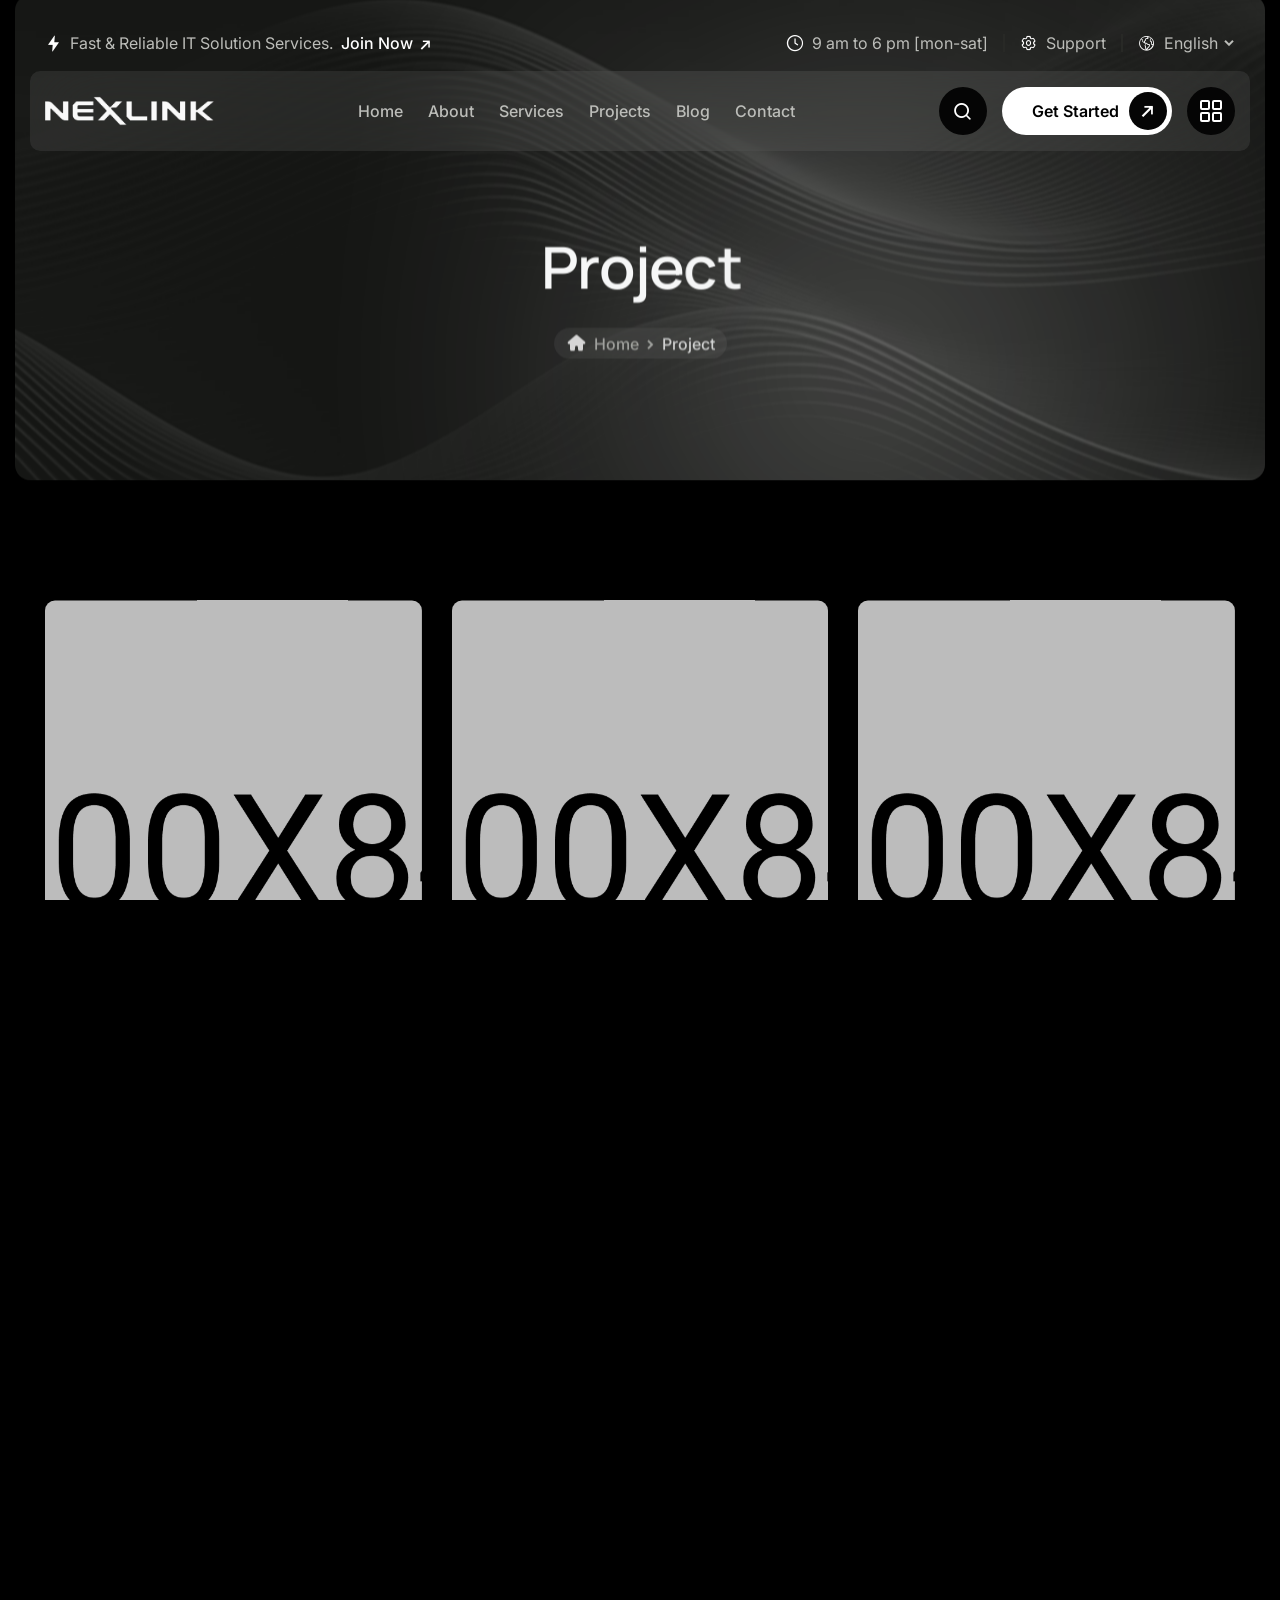
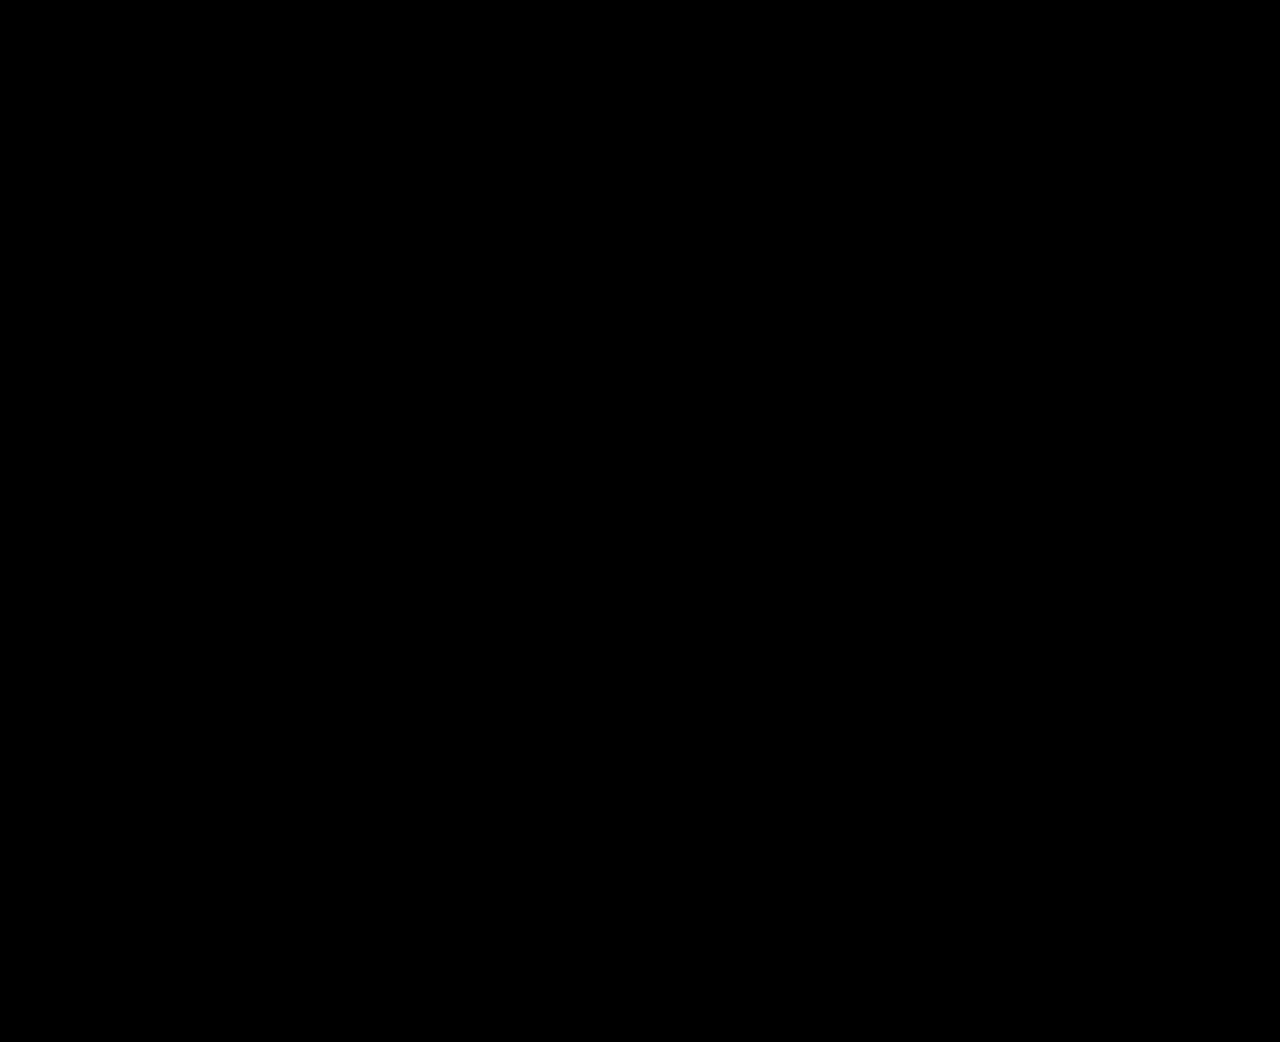
<file: project.html>
<!doctype html>
<html class="no-js" lang="en">

<head>
  <meta charset="utf-8">
  <meta http-equiv="x-ua-compatible" content="ie=edge">
  <meta name="viewport" content="width=device-width, initial-scale=1">
  <meta name="description" content="Intelligent systems simplify operations, reduce friction, and give your organization room to focus on what matters.">

  <!-- Site Title -->
  <title>NexLink – Smarter Operations for Modern Organizations</title>

  <!-- Place favicon.ico in the root directory -->
  <link rel="shortcut icon" type="image/svg+xml" href="assets/images/fav.svg">

  <!-- CSS here -->
  <link rel="stylesheet" href="assets/css/bootstrap.min.css">
  <link rel="stylesheet" href="assets/css/tekmino-icon.css">
  <link rel="stylesheet" href="assets/css/nice-select.css">
  <link rel="stylesheet" href="assets/css/swiper.min.css">
  <link rel="stylesheet" href="assets/css/venobox.min.css">
  <link rel="stylesheet" href="assets/css/meanmenu.css">
  <link rel="stylesheet" href="assets/css/main.css">
</head>

<body>
  <div class="body-overlay"></div>

  <!-- Preloader Start -->
  <div class="preloader is-loading">
    <div class="loading-container">
      <div class="loading"></div>
      <div id="loading-icon"><img src="assets/images/fav.svg" alt="Loading"></div>
    </div>
  </div>
  <!-- Preloader end -->

  <!-- back to top start -->
  <div class="back-to-top-wrapper">
    <button id="back_to_top" type="button" class="back-to-top-btn">
      <span class="back_to_top_icon"><i class="tji-arrow-up-4"></i></span>
      <span class="back_to_top_text">Scroll Top</span>
    </button>
  </div>
  <!-- back to top end -->

  <!-- start: Search Popup -->
  <div class="search_popup">
    <div class="search_close">
      <button type="button" class="search_close_btn">
        <svg width="18" height="18" viewBox="0 0 18 18" fill="none" xmlns="http://www.w3.org/2000/svg">
          <path d="M17 1L1 17" stroke="currentColor" stroke-width="1.5" stroke-linecap="round"
            stroke-linejoin="round" />
          <path d="M1 1L17 17" stroke="currentColor" stroke-width="1.5" stroke-linecap="round"
            stroke-linejoin="round" />
        </svg>
      </button>
    </div>
    <div class="container">
      <div class="row">
        <div class="col-xxl-12">
          <div class="tj_search_wrapper">
            <div class="search_form">
              <form action="#">
                <div class="search_input">
                  <h4 class="title">Search Projects, Service or Blog.</h4>
                  <div class="search-box">
                    <input class="search-input-field" type="search" placeholder="Search here..." required="">
                    <button type="submit">
                      <i class="tji-search"></i>
                    </button>
                  </div>
                </div>
              </form>
            </div>
          </div>
        </div>
      </div>
    </div>
  </div>
  <div class="search-popup-overlay"></div>
  <!-- end: Search Popup -->

  <!-- start: Offcanvas Menu -->
  <div class="tj-offcanvas-area d-none d-lg-block">
    <div class="hamburger_bg"></div>
    <div class="hamburger_wrapper">
      <div class="hamburger_inner">
        <div class="hamburger_top d-flex align-items-center justify-content-between">
          <div class="hamburger_logo">
            <a href="index.html" class="mobile_logo">
              <img src="assets/images/logos/nexlink-logo-white.png" alt="Logo">
            </a>
          </div>
          <div class="hamburger_close">
            <button class="hamburger_close_btn">
              <svg width="18" height="18" viewBox="0 0 18 18" fill="none" xmlns="http://www.w3.org/2000/svg">
                <path d="M17 1L1 17" stroke="currentColor" stroke-width="1.5" stroke-linecap="round"
                  stroke-linejoin="round" />
                <path d="M1 1L17 17" stroke="currentColor" stroke-width="1.5" stroke-linecap="round"
                  stroke-linejoin="round" />
              </svg>
            </button>
          </div>
        </div>
        <div class="offcanvas-text">
          <p>Developing personalize our customer journeys to increase satisfaction & loyalty of our expansion recognized
            by industry leaders.</p>
        </div>
        <div class="hamburger-search-area">
          <h5 class="hamburger-title">Search Now!</h5>
          <div class="hamburger_search">
            <form method="get" action="index.html">
              <button type="submit"><i class="tji-search"></i></button>
              <input type="search" autocomplete="off" name="s" value="" placeholder="Search here...">
            </form>
          </div>
        </div>
        <div class="hamburger-infos">
          <h5 class="hamburger-title">Contact Info</h5>
          <div class="contact-info">
            <div class="contact-item">
              <span class="subtitle">Phone</span>
              <a class="contact-link" href="tel:10095447818">+1 (009) 544-7818</a>
            </div>
            <div class="contact-item">
              <span class="subtitle">Email</span>
              <a class="contact-link" href="mailto:info@nexlink.com">info@nexlink.com</a>
            </div>
            <div class="contact-item">
              <span class="subtitle">Location</span>
              <span class="contact-link">993 Renner Burg, West Rond, MT 94251-030</span>
            </div>
          </div>
        </div>
      </div>
      <div class="hamburger-socials">
        <h5 class="hamburger-title">Follow Us</h5>
        <div class="social-links style-2">
          <ul>
            <li><a href="https://www.facebook.com/" target="_blank"><i class="tji-facebook"></i></a></li>
            <li><a href="https://www.linkedin.com/" target="_blank"><i class="tji-linkedin"></i></a></li>
            <li><a href="https://www.instagram.com/" target="_blank"><i class="tji-instagram"></i></a></li>
            <li><a href="https://x.com/" target="_blank"><i class="tji-x-twitter"></i></a></li>
          </ul>
        </div>
      </div>
    </div>
  </div>
  <!-- end: Offcanvas Menu -->

  <!-- start: Hamburger Menu -->
  <div class="hamburger-area d-lg-none">
    <div class="hamburger_bg"></div>
    <div class="hamburger_wrapper">
      <div class="hamburger_inner">
        <div class="hamburger_top d-flex align-items-center justify-content-between">
          <div class="hamburger_logo">
            <a href="index.html" class="mobile_logo">
              <img src="assets/images/logos/nexlink-logo-white.png" alt="Logo">
            </a>
          </div>
          <div class="hamburger_close">
            <button class="hamburger_close_btn">
              <svg width="18" height="18" viewBox="0 0 18 18" fill="none" xmlns="http://www.w3.org/2000/svg">
                <path d="M17 1L1 17" stroke="currentColor" stroke-width="1.5" stroke-linecap="round"
                  stroke-linejoin="round" />
                <path d="M1 1L17 17" stroke="currentColor" stroke-width="1.5" stroke-linecap="round"
                  stroke-linejoin="round" />
              </svg>
            </button>
          </div>
        </div>
        <div class="hamburger_menu">
          <div class="mobile_menu"></div>
        </div>
        <div class="hamburger-infos">
          <h5 class="hamburger-title">Contact Info</h5>
          <div class="contact-info">
            <div class="contact-item">
              <span class="subtitle">Phone</span>
              <a class="contact-link" href="tel:8089091313">808-909-1313</a>
            </div>
            <div class="contact-item">
              <span class="subtitle">Email</span>
              <a class="contact-link" href="mailto:info@nexlink.com">info@nexlink.com</a>
            </div>
            <div class="contact-item">
              <span class="subtitle">Location</span>
              <span class="contact-link">993 Renner Burg, West Rond, MT 94251-030</span>
            </div>
          </div>
        </div>
      </div>
      <div class="hamburger-socials">
        <h5 class="hamburger-title">Follow Us</h5>
        <div class="social-links style-2">
          <ul>
            <li><a href="https://www.facebook.com/" target="_blank"><i class="tji-facebook"></i></a></li>
            <li><a href="https://www.linkedin.com/" target="_blank"><i class="tji-linkedin"></i></a></li>
            <li><a href="https://www.instagram.com/" target="_blank"><i class="tji-instagram"></i></a></li>
            <li><a href="https://x.com/" target="_blank"><i class="tji-x-twitter"></i></a></li>
          </ul>
        </div>
      </div>
    </div>
  </div>
  <!-- end: Hamburger Menu -->

  <!-- start: Header Area -->
  <header class="header-area header-1 header-absolute">
    <div class="header-top d-lg-block d-none">
      <div class="container-fluid">
        <div class="row">
          <div class="col-12">
            <div class="header-top-content">
              <p class="topbar-text"><i class="tji-spark"></i> Fast & Reliable IT Solution Services. <a
                  href="contact.html">Join Now</a>
              </p>
              <div class="header-info">
                <div class="info-item">
                  <span><i class="tji-clock"></i></span>
                  <span>9 am to 6 pm [mon-sat]</span>
                </div>
                <div class="info-item">
                  <span><i class="tji-gear"></i></span>
                  <a href="contact.html">Support</a>
                </div>
                <div class="info-item">
                  <span><i class="tji-globe"></i></span>
                  <div class="tj-select">
                    <select class="nice-select">
                      <option value="1">English</option>
                      <option value="2">Arabic</option>
                      <option value="3">Spanish</option>
                    </select>
                  </div>
                </div>
              </div>
            </div>
          </div>
        </div>
      </div>
    </div>
    <div class="header-bottom">
      <div class="container-fluid">
        <div class="row">
          <div class="col-12">
            <div class="header-wrapper">
              <!-- site logo -->
              <div class="site_logo">
                <a class="logo" href="index.html"><img src="assets/images/logos/nexlink-logo-white.png" alt="Logo"></a>
              </div>

              <!-- navigation -->
              <div class="menu-area d-none d-lg-inline-flex align-items-center">
                <nav id="mobile-menu" class="mainmenu">
                  <ul>
                    <li><a href="index-3.html">Home</a></li>
                    <li><a href="about.html">About</a></li>
                    <li><a href="service.html">Services</a></li>
                    <li><a href="project.html">Projects</a></li>
                    <li><a href="blog.html">Blog</a></li>
                    <li><a href="contact.html">Contact</a></li>
                  </ul>
                </nav>
              </div>

              <!-- header right info -->
              <div class="header-right-item d-none d-lg-inline-flex">
                <div class="header-search">
                  <button class="search">
                    <i class="tji-search"></i>
                  </button>
                </div>
                <div class="header-button d-xl-block d-none">
                  <a class="tj-primary-btn" href="contact.html">
                    <span class="btn-text"><span>Get Started</span></span>
                    <span class="btn-icon"><i class="tji-arrow-right-2"></i></span>
                  </a>
                </div>
                <!-- menu bar -->
                <button class="menu_btn menu_offcanvas d-none d-lg-block">
                  <span class="cubes">
                    <span></span>
                    <span></span>
                    <span></span>
                    <span></span>
                  </span>
                </button>
              </div>

              <!-- menu bar -->
              <button class="menu_btn mobile_menu_bar d-lg-none">
                <span class="cubes">
                  <span></span>
                  <span></span>
                  <span></span>
                  <span></span>
                </span>
              </button>
            </div>
          </div>
        </div>
      </div>
    </div>
  </header>
  <!-- end: Header Area -->

  <!-- start: Header Area -->
  <header class="header-area header-1 header-duplicate header-sticky">
    <div class="header-bottom">
      <div class="container-fluid">
        <div class="row">
          <div class="col-12">
            <div class="header-wrapper">
              <!-- site logo -->
              <div class="site_logo">
                <a class="logo" href="index.html"><img src="assets/images/logos/nexlink-logo-white.png" alt="Logo"></a>
              </div>

              <!-- navigation -->
              <div class="menu-area d-none d-lg-inline-flex align-items-center">
                <nav class="mainmenu">
                  <ul>
                    <li><a href="index-3.html">Home</a></li>
                    <li><a href="about.html">About</a></li>
                    <li><a href="service.html">Services</a></li>
                    <li><a href="project.html">Projects</a></li>
                    <li><a href="blog.html">Blog</a></li>
                    <li><a href="contact.html">Contact</a></li>
                  </ul>
                </nav>
              </div>

              <!-- header right info -->
              <div class="header-right-item d-none d-lg-inline-flex">
                <div class="header-search">
                  <button class="search">
                    <i class="tji-search"></i>
                  </button>
                </div>
                <div class="header-button d-xl-block d-none">
                  <a class="tj-primary-btn" href="contact.html">
                    <span class="btn-text"><span>Get Started</span></span>
                    <span class="btn-icon"><i class="tji-arrow-right-2"></i></span>
                  </a>
                </div>
                <!-- menu bar -->
                <button class="menu_btn menu_offcanvas d-none d-lg-block">
                  <span class="cubes">
                    <span></span>
                    <span></span>
                    <span></span>
                    <span></span>
                  </span>
                </button>
              </div>

              <!-- menu bar -->
              <button class="menu_btn mobile_menu_bar d-lg-none">
                <span class="cubes">
                  <span></span>
                  <span></span>
                  <span></span>
                  <span></span>
                </span>
              </button>
            </div>
          </div>
        </div>
      </div>
    </div>
  </header>
  <!-- end: Header Area -->

  <div id="smooth-wrapper">
    <div id="smooth-content">

      <main id="primary" class="site-main">
        <div class="top-space-30"></div>
        <!-- start: Breadcrumb Section -->
        <section class="tj-page-header fix">
          <div class="hero-bg" data-bg-image="assets/images/hero/hero-bg.webp"></div>
          <div class="container">
            <div class="row">
              <div class="col-lg-12">
                <div class="tj-page-header-content text-center">
                  <h1 class="tj-page-title tj-split-text-2">Project</h1>
                  <div class="tj-page-link tj-fade-anim" data-delay="0.3">
                    <span><i class="tji-home"></i></span>
                    <span>
                      <a href="index.html">Home</a>
                    </span>
                    <span><i class="tji-arrow-right"></i></span>
                    <span>
                      <span>Project</span>
                    </span>
                  </div>
                </div>
              </div>
            </div>
          </div>

        </section>
        <!-- end: Breadcrumb Section -->


        <!-- start: Project Section -->
        <section class="tj-project-section-2 section-gap">
          <div class="project-wrapper ">
            <div class="container ">
              <div class="row rg-30">
                <div class="col-12 col-md-6 col-xl-4">
                  <div class="project-item">
                    <div class="project-img">
                      <img src="assets/images/project/project-2.webp" alt="">
                    </div>
                    <div class="project-content">
                      <div class="content-inner">
                        <span class="categories"><a href="project-details.html">Solution</a></span>
                        <h4 class="title"><a href="project-details.html">Cloud Migration Success</a></h4>
                      </div>
                      <a class="tj-icon-btn" href="project-details.html">
                        <i class="tji-arrow-right-3"></i>
                      </a>
                    </div>
                  </div>
                </div>
                <div class="col-12 col-md-6 col-xl-4">
                  <div class="project-item">
                    <div class="project-img">
                      <img src="assets/images/project/project-3.webp" alt="">
                    </div>
                    <div class="project-content">
                      <div class="content-inner">
                        <span class="categories"><a href="project-details.html">Solution</a></span>
                        <h4 class="title"><a href="project-details.html">Digital Growth Strategy</a></h4>
                      </div>
                      <a class="tj-icon-btn" href="project-details.html">
                        <i class="tji-arrow-right-3"></i>
                      </a>
                    </div>
                  </div>
                </div>
                <div class="col-12 col-md-6 col-xl-4">
                  <div class="project-item">
                    <div class="project-img">
                      <img src="assets/images/project/project-4.webp" alt="">
                    </div>
                    <div class="project-content">
                      <div class="content-inner">
                        <span class="categories"><a href="project-details.html">Solution</a></span>
                        <h4 class="title"><a href="project-details.html">Mobile App Development</a></h4>
                      </div>
                      <a class="tj-icon-btn" href="project-details.html">
                        <i class="tji-arrow-right-3"></i>
                      </a>
                    </div>
                  </div>
                </div>
                <div class="col-12 col-md-6 col-xl-4">
                  <div class="project-item">
                    <div class="project-img">
                      <img src="assets/images/project/project-1.webp" alt="">
                    </div>
                    <div class="project-content">
                      <div class="content-inner">
                        <span class="categories"><a href="project-details.html">Solution</a></span>
                        <h4 class="title"><a href="project-details.html">Business Transformation</a></h4>
                      </div>
                      <a class="tj-icon-btn" href="project-details.html">
                        <i class="tji-arrow-right-3"></i>
                      </a>
                    </div>
                  </div>
                </div>
                <div class="col-12 col-md-6 col-xl-4">
                  <div class="project-item">
                    <div class="project-img">
                      <img src="assets/images/project/project-5.webp" alt="">
                    </div>
                    <div class="project-content">
                      <div class="content-inner">
                        <span class="categories"><a href="project-details.html">Solution</a></span>
                        <h4 class="title"><a href="project-details.html">Customer Experience</a></h4>
                      </div>
                      <a class="tj-icon-btn" href="project-details.html">
                        <i class="tji-arrow-right-3"></i>
                      </a>
                    </div>
                  </div>
                </div>
                <div class="col-12 col-md-6 col-xl-4">
                  <div class="project-item">
                    <div class="project-img">
                      <img src="assets/images/project/project-6.webp" alt="">
                    </div>
                    <div class="project-content">
                      <div class="content-inner">
                        <span class="categories"><a href="project-details.html">Solution</a></span>
                        <h4 class="title"><a href="project-details.html">Process Optimization</a></h4>
                      </div>
                      <a class="tj-icon-btn" href="project-details.html">
                        <i class="tji-arrow-right-3"></i>
                      </a>
                    </div>
                  </div>
                </div>
              </div>
              <div class="tj-pagination d-flex justify-content-center">
                <ul>
                  <li>
                    <span aria-current="page" class="page-numbers current">1</span>
                  </li>
                  <li>
                    <a class="page-numbers" href="#">2</a>
                  </li>
                  <li>
                    <a class="page-numbers" href="#">3</a>
                  </li>
                  <li>
                    <a class="next page-numbers" href="#"><i class="tji-arrow-right-2"></i></a>
                  </li>
                </ul>
              </div>
            </div>
          </div>

        </section>
        <!-- end: Project Section -->

        <!-- start: Cta Section -->
        <section class="tj-cta-section">
          <div class="container">
            <div class="row">
              <div class="col-12">
                <div class="cta-area tj-fade-anim">
                  <div class="cta-content">
                    <h2 class="title">Don’t Miss Out the Future!</h2>
                  </div>
                  <div class="cta-right">
                    <div class="subscribe-form cta-form">
                      <form action="#">
                        <input type="email" name="email" placeholder="Enter email here...">
                        <button class="tj-primary-btn style-2" type="submit">
                          <span class="btn-text"><span>Subscribe Now</span></span>
                          <span class="btn-icon"><i class="tji-bell"></i></span>
                        </button>
                      </form>
                    </div>
                    <div class="social-links cta-social">
                      <span class="title">Follow us:</span>
                      <ul>
                        <li><a href="https://www.facebook.com/" target="_blank"><i class="tji-facebook"></i></a></li>
                        <li><a href="https://www.instagram.com/" target="_blank"><i class="tji-instagram"></i></a></li>
                        <li><a href="https://www.x.com/" target="_blank"><i class="tji-x-twitter"></i></a></li>
                        <li><a href="https://www.linkedin.com/" target="_blank"><i class="tji-linkedin"></i></a></li>
                      </ul>
                    </div>
                  </div>
                </div>
              </div>
            </div>
          </div>
        </section>
        <!-- end: Cta Section -->
      </main>

      <!-- start: Footer Section -->
      <footer class="tj-footer-section footer-1 section-gap-x">
        <div class="bg-img" data-bg-image="assets/images/footer/footer-bg.webp"></div>
        <div class="footer-main-area">
          <div class="container">
            <div class="row">
              <div class="col">
                <div class="footer_widget_wrapper">
                  <div class="footer-widget footer-col-1">
                    <div class="footer-logo">
                      <a href="index.html">
                        <img src="assets/images/logos/nexlink-logo-white.png" alt="Logo">
                      </a>
                    </div>
                    <div class="footer-text">
                      <p>Every great solution start understand the time into learn about.</p>
                    </div>
                    <div class="download-buttons">
                      <a href="https://play.google.com/store/games"><img src="assets/images/footer/google-play.webp"
                          alt=""></a>
                      <a href="https://www.apple.com/app-store/"><img src="assets/images/footer/app-store.webp"
                          alt=""></a>
                    </div>
                  </div>
                  <div class="footer-widget widget-nav-menu">
                    <h5 class="title">Services</h5>
                    <ul>
                      <li><a href="service-details.html"><span>Manage IT Service</span></a></li>
                      <li><a href="service-details.html"><span>Cloud Computing</span></a></li>
                      <li><a href="service-details.html"><span>Cyber Security</span></a></li>
                      <li><a href="service-details.html"><span>Software Develop</span></a></li>
                      <li><a href="service-details.html"><span>Change Manage</span></a></li>
                      <li><a href="service-details.html"><span>IT Consulting</span></a></li>
                    </ul>
                  </div>
                  <div class="footer-widget widget-nav-menu">
                    <h5 class="title">Resourses</h5>
                    <ul>
                      <li><a href="contact.html"><span>Contact Us</span></a></li>
                      <li><a href="blog-details.html"><span>Privacy Policy</span></a></li>
                      <li><a href="about.html"><span>Recognitions</span></a></li>
                      <li><a href="service.html"><span>Careers</span> <span class="badge">New</span></a></li>
                      <li><a href="blog.html"><span>News</span></a></li>
                      <li><a href="project.html"><span>Feedback</span></a></li>
                    </ul>
                  </div>
                  <div class="footer-widget widget-contact">
                    <h5 class="title">Contact Info</h5>
                    <div class="footer-contact-info">
                      <div class="contact-item">
                        <span>993 Renner Burg, West Rond, MT 94251-030, USA.</span>
                      </div>
                      <div class="contact-item">
                        <a href="tel:10095447818">P: +1 (009) 544-7818</a>
                        <a href="mailto:support@nexlink.com">E: support@nexlink.com</a>
                      </div>
                      <div class="contact-item">
                        <span><i class="tji-clock"></i> Mon-Fri 09am-06pm</span>
                      </div>
                    </div>
                  </div>
                </div>
              </div>
            </div>
          </div>
        </div>
        <div class="tj-copyright-area">
          <div class="copyright-wrap">
            <div class="container">
              <div class="row">
                <div class="col-12">
                  <div class="copyright-content-area">
                    <div class="copyright-text">
                      <p><a href="https://themeforest.net/user/theme-junction/portfolio" target="_blank">NexLink</a>
                        &copy;
                        2025. All right reserved.</p>
                    </div>
                    <div class="copyright-menu">
                      <ul>
                        <li><a href="contact.html">Privacy & Policy</a></li>
                        <li><a href="contact.html">Terms & Condition</a></li>
                      </ul>
                    </div>
                  </div>
                </div>
              </div>
            </div>
          </div>
        </div>
      </footer>
      <!-- end: Footer Section -->
    </div>
  </div>

  <!-- JS here -->
  <script src="assets/js/jquery.min.js"></script>
  <script src="assets/js/bootstrap.bundle.min.js"></script>
  <script src="assets/js/gsap.min.js"></script>
  <script src="assets/js/gsap-scroll-smoother.js"></script>
  <script src="assets/js/gsap-scroll-to-plugin.min.js"></script>
  <script src="assets/js/gsap-scroll-trigger.min.js"></script>
  <script src="assets/js/gsap-split-text.min.js"></script>
  <script src="assets/js/jquery.nice-select.min.js"></script>
  <script src="assets/js/swiper.min.js"></script>
  <script src="assets/js/waypoints.min.js"></script>
  <script src="assets/js/counterup.min.js"></script>
  <script src="assets/js/venobox.min.js"></script>
  <script src="assets/js/meanmenu.js"></script>
  <script src="assets/js/gsap-animation.js"></script>
  <script src="assets/js/main.js"></script>
</body>

</html>
</file>
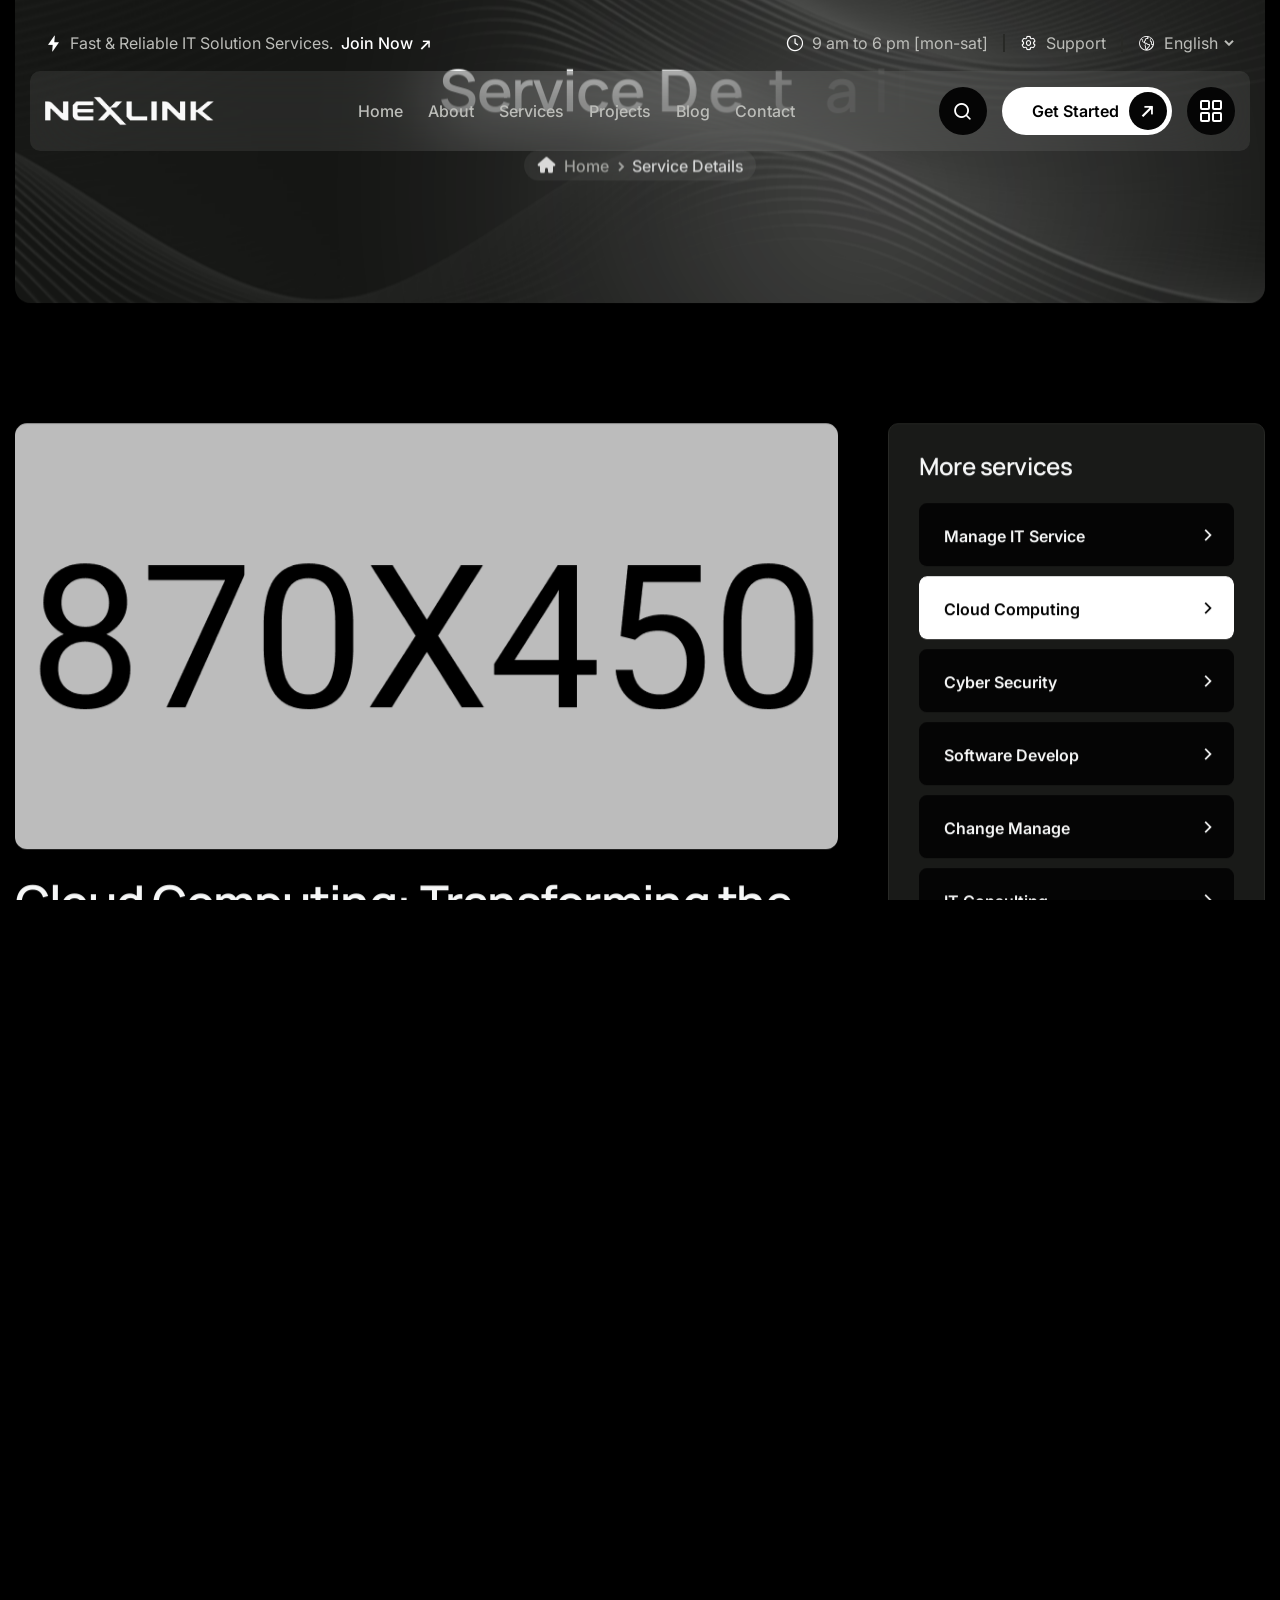
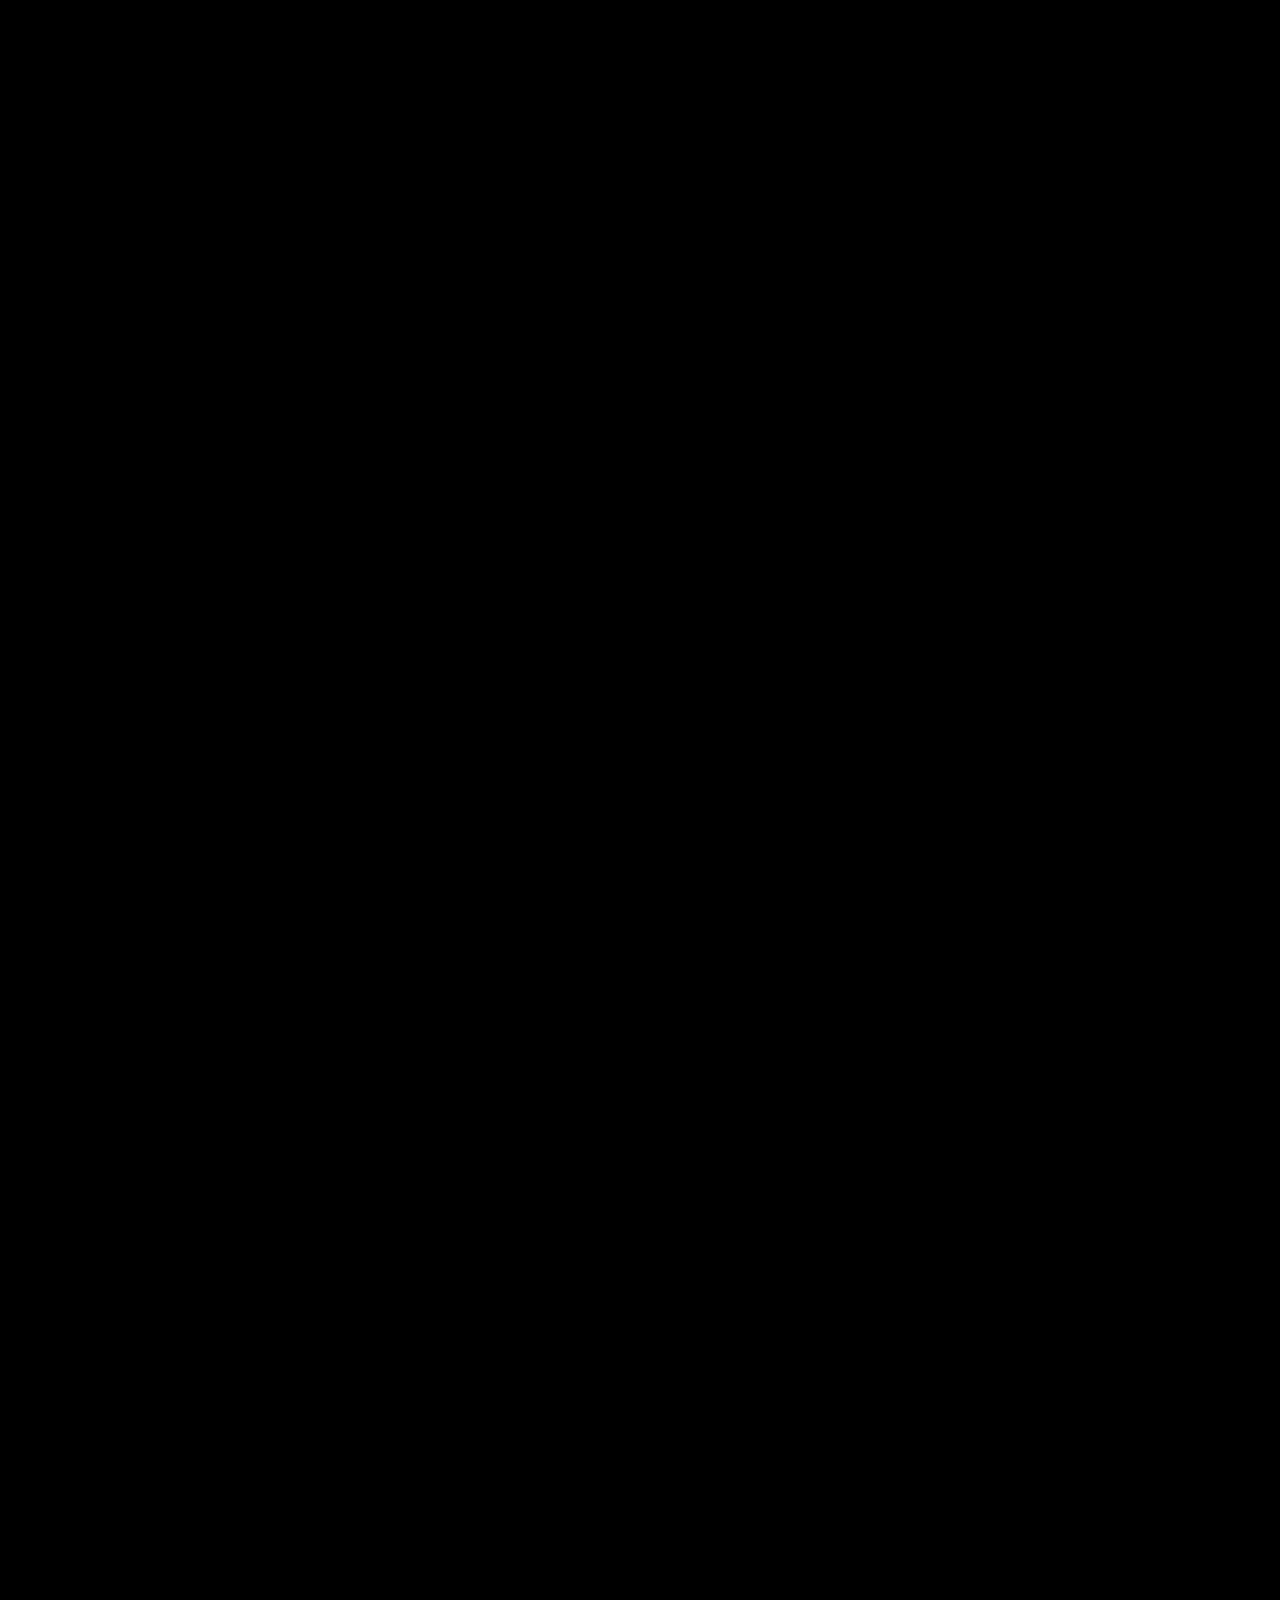
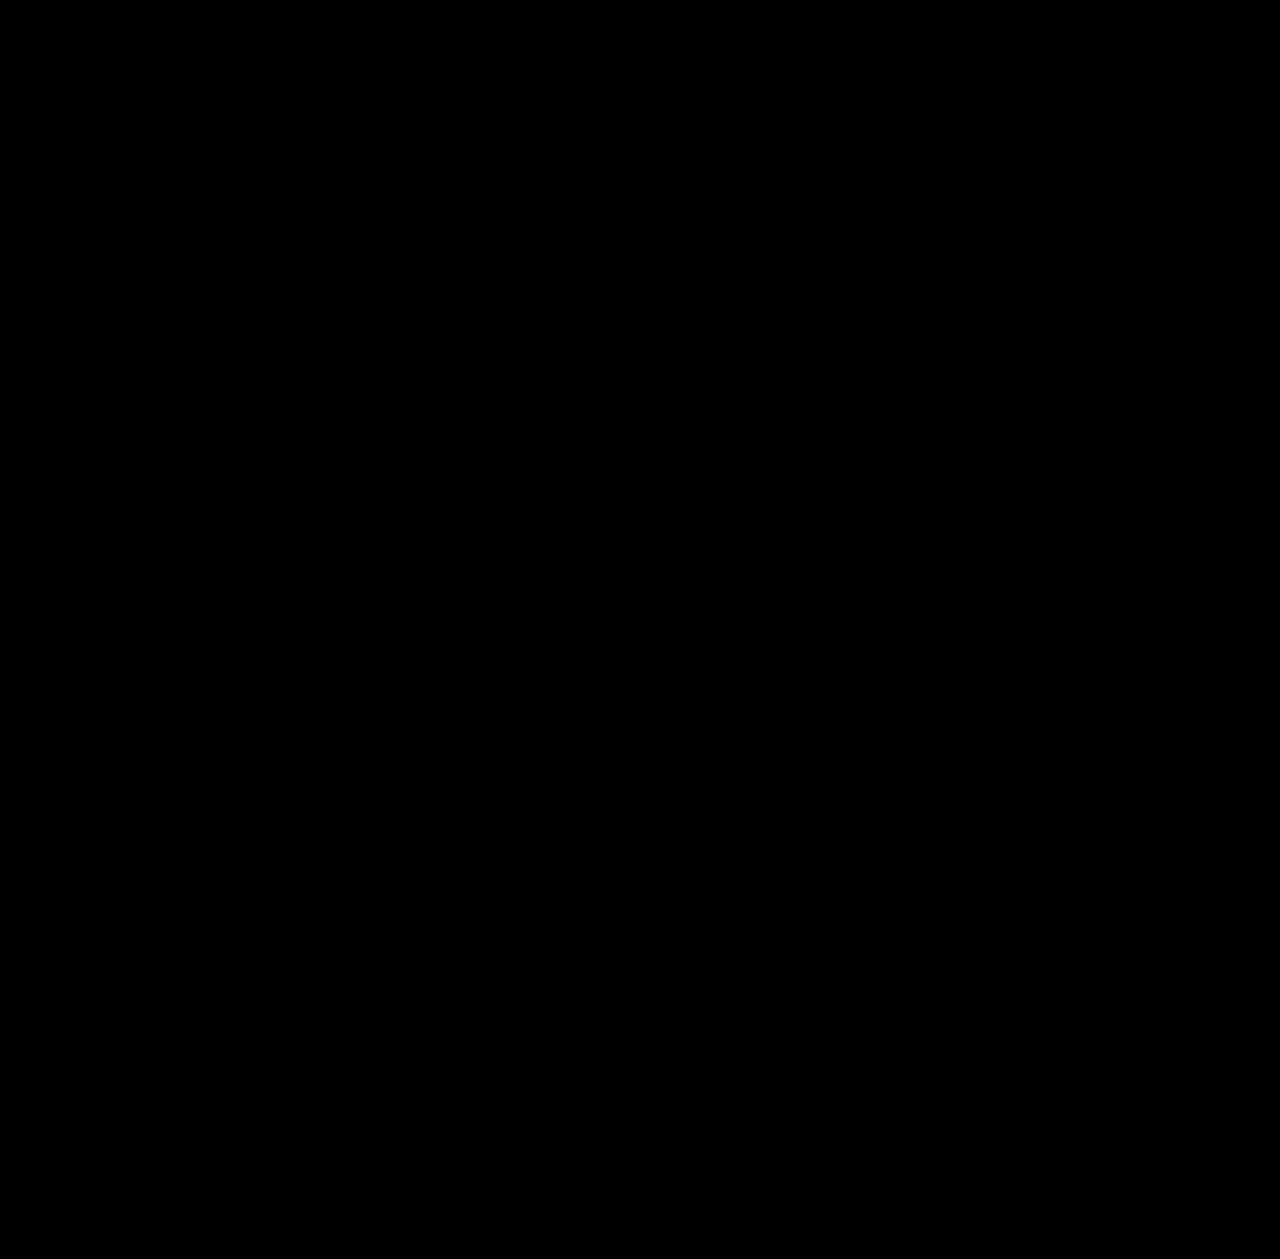
<file: service-details.html>
<!doctype html>
<html class="no-js" lang="en">

<head>
  <meta charset="utf-8">
  <meta http-equiv="x-ua-compatible" content="ie=edge">
  <meta name="viewport" content="width=device-width, initial-scale=1">
  <meta name="description" content="Intelligent systems simplify operations, reduce friction, and give your organization room to focus on what matters.">

  <!-- Site Title -->
  <title>NexLink – Smarter Operations for Modern Organizations</title>

  <!-- Place favicon.ico in the root directory -->
  <link rel="shortcut icon" type="image/svg+xml" href="assets/images/fav.svg">

  <!-- CSS here -->
  <link rel="stylesheet" href="assets/css/bootstrap.min.css">
  <link rel="stylesheet" href="assets/css/tekmino-icon.css">
  <link rel="stylesheet" href="assets/css/nice-select.css">
  <link rel="stylesheet" href="assets/css/swiper.min.css">
  <link rel="stylesheet" href="assets/css/venobox.min.css">
  <link rel="stylesheet" href="assets/css/meanmenu.css">
  <link rel="stylesheet" href="assets/css/main.css">
</head>

<body>
  <div class="body-overlay"></div>

  <!-- Preloader Start -->
  <div class="preloader is-loading">
    <div class="loading-container">
      <div class="loading"></div>
      <div id="loading-icon"><img src="assets/images/fav.svg" alt="Loading"></div>
    </div>
  </div>
  <!-- Preloader end -->

  <!-- back to top start -->
  <div class="back-to-top-wrapper">
    <button id="back_to_top" type="button" class="back-to-top-btn">
      <span class="back_to_top_icon"><i class="tji-arrow-up-4"></i></span>
      <span class="back_to_top_text">Scroll Top</span>
    </button>
  </div>
  <!-- back to top end -->

  <!-- start: Search Popup -->
  <div class="search_popup">
    <div class="search_close">
      <button type="button" class="search_close_btn">
        <svg width="18" height="18" viewBox="0 0 18 18" fill="none" xmlns="http://www.w3.org/2000/svg">
          <path d="M17 1L1 17" stroke="currentColor" stroke-width="1.5" stroke-linecap="round"
            stroke-linejoin="round" />
          <path d="M1 1L17 17" stroke="currentColor" stroke-width="1.5" stroke-linecap="round"
            stroke-linejoin="round" />
        </svg>
      </button>
    </div>
    <div class="container">
      <div class="row">
        <div class="col-xxl-12">
          <div class="tj_search_wrapper">
            <div class="search_form">
              <form action="#">
                <div class="search_input">
                  <h4 class="title">Search Projects, Service or Blog.</h4>
                  <div class="search-box">
                    <input class="search-input-field" type="search" placeholder="Search here..." required="">
                    <button type="submit">
                      <i class="tji-search"></i>
                    </button>
                  </div>
                </div>
              </form>
            </div>
          </div>
        </div>
      </div>
    </div>
  </div>
  <div class="search-popup-overlay"></div>
  <!-- end: Search Popup -->

  <!-- start: Offcanvas Menu -->
  <div class="tj-offcanvas-area d-none d-lg-block">
    <div class="hamburger_bg"></div>
    <div class="hamburger_wrapper">
      <div class="hamburger_inner">
        <div class="hamburger_top d-flex align-items-center justify-content-between">
          <div class="hamburger_logo">
            <a href="index.html" class="mobile_logo">
              <img src="assets/images/logos/nexlink-logo-white.png" alt="Logo">
            </a>
          </div>
          <div class="hamburger_close">
            <button class="hamburger_close_btn">
              <svg width="18" height="18" viewBox="0 0 18 18" fill="none" xmlns="http://www.w3.org/2000/svg">
                <path d="M17 1L1 17" stroke="currentColor" stroke-width="1.5" stroke-linecap="round"
                  stroke-linejoin="round" />
                <path d="M1 1L17 17" stroke="currentColor" stroke-width="1.5" stroke-linecap="round"
                  stroke-linejoin="round" />
              </svg>
            </button>
          </div>
        </div>
        <div class="offcanvas-text">
          <p>Developing personalize our customer journeys to increase satisfaction & loyalty of our expansion recognized
            by industry leaders.</p>
        </div>
        <div class="hamburger-search-area">
          <h5 class="hamburger-title">Search Now!</h5>
          <div class="hamburger_search">
            <form method="get" action="index.html">
              <button type="submit"><i class="tji-search"></i></button>
              <input type="search" autocomplete="off" name="s" value="" placeholder="Search here...">
            </form>
          </div>
        </div>
        <div class="hamburger-infos">
          <h5 class="hamburger-title">Contact Info</h5>
          <div class="contact-info">
            <div class="contact-item">
              <span class="subtitle">Phone</span>
              <a class="contact-link" href="tel:10095447818">+1 (009) 544-7818</a>
            </div>
            <div class="contact-item">
              <span class="subtitle">Email</span>
              <a class="contact-link" href="mailto:info@nexlink.com">info@nexlink.com</a>
            </div>
            <div class="contact-item">
              <span class="subtitle">Location</span>
              <span class="contact-link">993 Renner Burg, West Rond, MT 94251-030</span>
            </div>
          </div>
        </div>
      </div>
      <div class="hamburger-socials">
        <h5 class="hamburger-title">Follow Us</h5>
        <div class="social-links style-2">
          <ul>
            <li><a href="https://www.facebook.com/" target="_blank"><i class="tji-facebook"></i></a></li>
            <li><a href="https://www.linkedin.com/" target="_blank"><i class="tji-linkedin"></i></a></li>
            <li><a href="https://www.instagram.com/" target="_blank"><i class="tji-instagram"></i></a></li>
            <li><a href="https://x.com/" target="_blank"><i class="tji-x-twitter"></i></a></li>
          </ul>
        </div>
      </div>
    </div>
  </div>
  <!-- end: Offcanvas Menu -->

  <!-- start: Hamburger Menu -->
  <div class="hamburger-area d-lg-none">
    <div class="hamburger_bg"></div>
    <div class="hamburger_wrapper">
      <div class="hamburger_inner">
        <div class="hamburger_top d-flex align-items-center justify-content-between">
          <div class="hamburger_logo">
            <a href="index.html" class="mobile_logo">
              <img src="assets/images/logos/nexlink-logo-white.png" alt="Logo">
            </a>
          </div>
          <div class="hamburger_close">
            <button class="hamburger_close_btn">
              <svg width="18" height="18" viewBox="0 0 18 18" fill="none" xmlns="http://www.w3.org/2000/svg">
                <path d="M17 1L1 17" stroke="currentColor" stroke-width="1.5" stroke-linecap="round"
                  stroke-linejoin="round" />
                <path d="M1 1L17 17" stroke="currentColor" stroke-width="1.5" stroke-linecap="round"
                  stroke-linejoin="round" />
              </svg>
            </button>
          </div>
        </div>
        <div class="hamburger_menu">
          <div class="mobile_menu"></div>
        </div>
        <div class="hamburger-infos">
          <h5 class="hamburger-title">Contact Info</h5>
          <div class="contact-info">
            <div class="contact-item">
              <span class="subtitle">Phone</span>
              <a class="contact-link" href="tel:8089091313">808-909-1313</a>
            </div>
            <div class="contact-item">
              <span class="subtitle">Email</span>
              <a class="contact-link" href="mailto:info@nexlink.com">info@nexlink.com</a>
            </div>
            <div class="contact-item">
              <span class="subtitle">Location</span>
              <span class="contact-link">993 Renner Burg, West Rond, MT 94251-030</span>
            </div>
          </div>
        </div>
      </div>
      <div class="hamburger-socials">
        <h5 class="hamburger-title">Follow Us</h5>
        <div class="social-links style-2">
          <ul>
            <li><a href="https://www.facebook.com/" target="_blank"><i class="tji-facebook"></i></a></li>
            <li><a href="https://www.linkedin.com/" target="_blank"><i class="tji-linkedin"></i></a></li>
            <li><a href="https://www.instagram.com/" target="_blank"><i class="tji-instagram"></i></a></li>
            <li><a href="https://x.com/" target="_blank"><i class="tji-x-twitter"></i></a></li>
          </ul>
        </div>
      </div>
    </div>
  </div>
  <!-- end: Hamburger Menu -->

  <!-- start: Header Area -->
  <header class="header-area header-1 header-absolute">
    <div class="header-top d-lg-block d-none">
      <div class="container-fluid">
        <div class="row">
          <div class="col-12">
            <div class="header-top-content">
              <p class="topbar-text"><i class="tji-spark"></i> Fast & Reliable IT Solution Services. <a
                  href="contact.html">Join Now</a>
              </p>
              <div class="header-info">
                <div class="info-item">
                  <span><i class="tji-clock"></i></span>
                  <span>9 am to 6 pm [mon-sat]</span>
                </div>
                <div class="info-item">
                  <span><i class="tji-gear"></i></span>
                  <a href="contact.html">Support</a>
                </div>
                <div class="info-item">
                  <span><i class="tji-globe"></i></span>
                  <div class="tj-select">
                    <select class="nice-select">
                      <option value="1">English</option>
                      <option value="2">Arabic</option>
                      <option value="3">Spanish</option>
                    </select>
                  </div>
                </div>
              </div>
            </div>
          </div>
        </div>
      </div>
    </div>
    <div class="header-bottom">
      <div class="container-fluid">
        <div class="row">
          <div class="col-12">
            <div class="header-wrapper">
              <!-- site logo -->
              <div class="site_logo">
                <a class="logo" href="index.html"><img src="assets/images/logos/nexlink-logo-white.png" alt="Logo"></a>
              </div>

              <!-- navigation -->
              <div class="menu-area d-none d-lg-inline-flex align-items-center">
                <nav id="mobile-menu" class="mainmenu">
                  <ul>
                    <li><a href="index-3.html">Home</a></li>
                    <li><a href="about.html">About</a></li>
                    <li><a href="service.html">Services</a></li>
                    <li><a href="project.html">Projects</a></li>
                    <li><a href="blog.html">Blog</a></li>
                    <li><a href="contact.html">Contact</a></li>
                  </ul>
                </nav>
              </div>

              <!-- header right info -->
              <div class="header-right-item d-none d-lg-inline-flex">
                <div class="header-search">
                  <button class="search">
                    <i class="tji-search"></i>
                  </button>
                </div>
                <div class="header-button d-xl-block d-none">
                  <a class="tj-primary-btn" href="contact.html">
                    <span class="btn-text"><span>Get Started</span></span>
                    <span class="btn-icon"><i class="tji-arrow-right-2"></i></span>
                  </a>
                </div>
                <!-- menu bar -->
                <button class="menu_btn menu_offcanvas d-none d-lg-block">
                  <span class="cubes">
                    <span></span>
                    <span></span>
                    <span></span>
                    <span></span>
                  </span>
                </button>
              </div>

              <!-- menu bar -->
              <button class="menu_btn mobile_menu_bar d-lg-none">
                <span class="cubes">
                  <span></span>
                  <span></span>
                  <span></span>
                  <span></span>
                </span>
              </button>
            </div>
          </div>
        </div>
      </div>
    </div>
  </header>
  <!-- end: Header Area -->

  <!-- start: Header Area -->
  <header class="header-area header-1 header-duplicate header-sticky">
    <div class="header-bottom">
      <div class="container-fluid">
        <div class="row">
          <div class="col-12">
            <div class="header-wrapper">
              <!-- site logo -->
              <div class="site_logo">
                <a class="logo" href="index.html"><img src="assets/images/logos/nexlink-logo-white.png" alt="Logo"></a>
              </div>

              <!-- navigation -->
              <div class="menu-area d-none d-lg-inline-flex align-items-center">
                <nav class="mainmenu">
                  <ul>
                    <li><a href="index-3.html">Home</a></li>
                    <li><a href="about.html">About</a></li>
                    <li><a href="service.html">Services</a></li>
                    <li><a href="project.html">Projects</a></li>
                    <li><a href="blog.html">Blog</a></li>
                    <li><a href="contact.html">Contact</a></li>
                  </ul>
                </nav>
              </div>

              <!-- header right info -->
              <div class="header-right-item d-none d-lg-inline-flex">
                <div class="header-search">
                  <button class="search">
                    <i class="tji-search"></i>
                  </button>
                </div>
                <div class="header-button d-xl-block d-none">
                  <a class="tj-primary-btn" href="contact.html">
                    <span class="btn-text"><span>Get Started</span></span>
                    <span class="btn-icon"><i class="tji-arrow-right-2"></i></span>
                  </a>
                </div>
                <!-- menu bar -->
                <button class="menu_btn menu_offcanvas d-none d-lg-block">
                  <span class="cubes">
                    <span></span>
                    <span></span>
                    <span></span>
                    <span></span>
                  </span>
                </button>
              </div>

              <!-- menu bar -->
              <button class="menu_btn mobile_menu_bar d-lg-none">
                <span class="cubes">
                  <span></span>
                  <span></span>
                  <span></span>
                  <span></span>
                </span>
              </button>
            </div>
          </div>
        </div>
      </div>
    </div>
  </header>
  <!-- end: Header Area -->

  <div id="smooth-wrapper">
    <div id="smooth-content">

      <main id="primary" class="site-main">
        <div class="top-space-30"></div>
        <!-- start: Breadcrumb Section -->
        <section class="tj-page-header fix">
          <div class="hero-bg" data-bg-image="assets/images/hero/hero-bg.webp"></div>
          <div class="container">
            <div class="row">
              <div class="col-lg-12">
                <div class="tj-page-header-content text-center">
                  <h1 class="tj-page-title tj-split-text-2">Service Details</h1>
                  <div class="tj-page-link tj-fade-anim" data-delay="0.3">
                    <span><i class="tji-home"></i></span>
                    <span>
                      <a href="index.html">Home</a>
                    </span>
                    <span><i class="tji-arrow-right"></i></span>
                    <span>
                      <span>Service Details</span>
                    </span>
                  </div>
                </div>
              </div>
            </div>
          </div>

        </section>
        <!-- end: Breadcrumb Section -->


        <!-- start: Service Details Section -->
        <section class="tj-blog-section section-gap">
          <div class="container">
            <div class="row row-gap-5">
              <div class="col-lg-8">
                <div class="post-details-wrapper">
                  <div class="blog-images">
                    <img src="assets/images/services/service-details.webp" alt="Images">
                  </div>
                  <h2 class="title">Cloud Computing: Transforming the Future of IT Solution</h2>
                  <div class="blog-text">
                    <p>Cloud computing is revolutionizing the way businesses and
                      individuals store, access, and manage data. It refers to the delivery of computing services—such
                      as
                      storage, servers, networking, databases, software, and analytics—over the internet rather than
                      relying
                      on local servers or personal devices. This technology enables businesses to scale efficiently,
                      reduce
                      costs, and enhance collaboration by providing on-demand access to powerful computing resources.
                      One of
                      the biggest advantages of cloud computing is flexibility and scalability.
                    </p>
                    <p>Cloud computing is categorized into different models,
                      including Infrastructure as a Service (IaaS), Platform as a Service (PaaS), and Software as a
                      Service
                      (SaaS), each catering to different business needs. Popular cloud providers like Amazon Web
                      Services
                      (AWS), Microsoft Azure, and Google Cloud.</p>
                    <ul>
                      <li><span><i class="tji-check"></i></span>Scalable IT Infrastructure</li>
                      <li><span><i class="tji-check"></i></span>High Data Security</li>
                      <li><span><i class="tji-check"></i></span>Disaster Recovery Solutions</li>
                      <li><span><i class="tji-check"></i></span>Flexible Storage Options</li>
                      <li><span><i class="tji-check"></i></span>Compliance and Support</li>
                      <li><span><i class="tji-check"></i></span>Reduced Hardware</li>
                      <li><span><i class="tji-check"></i></span>24/7 Cloud Monitoring</li>
                    </ul>
                    <div class="images-wrap">
                      <div class="row">
                        <div class="col-sm-6">
                          <div class="image-box">
                            <img src="assets/images/services/service-details-2.webp" alt="Image">
                          </div>
                        </div>
                        <div class="col-sm-6">
                          <div class="image-box">
                            <img src="assets/images/services/service-details-3.webp" alt="Image">
                          </div>
                        </div>
                      </div>
                    </div>
                    <h3 class="mt-4">Our Range of Customer Services</h3>
                    <p>We are committed to delivering top-notch customer services
                      tailored meet your business needs. Our comprehensive range of IT solutions ensures seamless
                      operations, enhanced security, and optimized performance for businesses of all sizes., leveraging
                      technology, or designing more engaging digital experiences, our team is here to help you exceed
                      your
                      customers' expectations every time. We help you understand your customers.</p>
                    <div class="details-content-box">
                      <div class="service-details-item">
                        <span class="number">01.</span>
                        <h6 class="title">Increased Customer <br>Satisfaction</h6>
                        <div class="desc">
                          <p>By consistent, personalized experience, customers are more likely to feel valued a
                            satisfied,
                            which directly.</p>
                        </div>
                      </div>
                      <div class="service-details-item">
                        <div class="service-number">
                          <span class="number">02.</span>
                          <h6 class="title">Improved Operational <br>Efficiency</h6>
                          <div class="desc">
                            <p>With our tools and strategies, your customer support teams can handle inquiries faster,
                              while automated systems.</p>
                          </div>
                        </div>
                      </div>
                      <div class="service-details-item">
                        <div class="service-number">
                          <span class="number">03.</span>
                          <h6 class="title">Insights for Continuous Improvement</h6>
                          <div class="desc">
                            <p>Our data-driven approach provides team with valuable insights customer behavior,
                              enabling to continual.</p>
                          </div>
                        </div>
                      </div>
                    </div>
                    <h3>Frequently asked questions</h3>
                    <div class="tj_accordion tj_accordion_2 tj_accordion_4" id="tjAccordion01">
                      <div class="accordion_item active">
                        <button class="accordion_title collapsed" type="button" data-bs-toggle="collapse"
                          data-bs-target="#accordion-1" aria-expanded="true">
                          What are the main types of cloud computing? </button>
                        <div id="accordion-1" class="collapse" data-bs-parent="#tjAccordion01">
                          <div class="accordion-body accordion_content">
                            Cloud providers implement strong security measures such as encryption, firewalls, and
                            multi-factor authentication. However, businesses must also follow best practices, such as
                            strong
                            password policies and regular security audits, to enhance protection. Our solutions optimize
                            every touchpoint of the customer journey, ensuring seamless, personalized, and meaningful
                            interactions.
                          </div>
                        </div>
                      </div>
                      <div class="accordion_item">
                        <button class="accordion_title" type="button" data-bs-toggle="collapse"
                          data-bs-target="#accordion-2" aria-expanded="false">
                          How secure is cloud computing?
                        </button>
                        <div id="accordion-2" class="collapse  show" data-bs-parent="#tjAccordion01">
                          <div class="accordion-body accordion_content">
                            Cloud providers implement strong security measures such as encryption, firewalls, and
                            multi-factor authentication. However, businesses must also follow best practices, such as
                            strong
                            password policies and regular security audits, to enhance protection. Our solutions optimize
                            every touchpoint of the customer journey, ensuring seamless, personalized, and meaningful
                            interactions.
                          </div>
                        </div>
                      </div>
                      <div class="accordion_item">
                        <button class="accordion_title collapsed" type="button" data-bs-toggle="collapse"
                          data-bs-target="#accordion-3" aria-expanded="false">
                          Can I move my existing business applications to the cloud?
                        </button>
                        <div id="accordion-3" class="collapse" data-bs-parent="#tjAccordion01">
                          <div class="accordion-body accordion_content">
                            Cloud providers implement strong security measures such as encryption, firewalls, and
                            multi-factor authentication. However, businesses must also follow best practices, such as
                            strong
                            password policies and regular security audits, to enhance protection. Our solutions optimize
                            every touchpoint of the customer journey, ensuring seamless, personalized, and meaningful
                            interactions.
                          </div>
                        </div>
                      </div>
                      <div class="accordion_item">
                        <button class="accordion_title collapsed" type="button" data-bs-toggle="collapse"
                          data-bs-target="#accordion-4" aria-expanded="false">
                          How does cloud computing help businesses save costs?
                        </button>
                        <div id="accordion-4" class="collapse" data-bs-parent="#tjAccordion01">
                          <div class="accordion-body accordion_content">
                            Cloud providers implement strong security measures such as encryption, firewalls, and
                            multi-factor authentication. However, businesses must also follow best practices, such as
                            strong
                            password policies and regular security audits, to enhance protection. Our solutions optimize
                            every touchpoint of the customer journey, ensuring seamless, personalized, and meaningful
                            interactions.
                          </div>
                        </div>
                      </div>
                      <div class="accordion_item">
                        <button class="accordion_title collapsed" type="button" data-bs-toggle="collapse"
                          data-bs-target="#accordion-5" aria-expanded="false">
                          How do you collect customer feedback?
                        </button>
                        <div id="accordion-5" class="collapse" data-bs-parent="#tjAccordion01">
                          <div class="accordion-body accordion_content">
                            Cloud providers implement strong security measures such as encryption, firewalls, and
                            multi-factor authentication. However, businesses must also follow best practices, such as
                            strong
                            password policies and regular security audits, to enhance protection. Our solutions optimize
                            every touchpoint of the customer journey, ensuring seamless, personalized, and meaningful
                            interactions.
                          </div>
                        </div>
                      </div>
                      <div class="accordion_item">
                        <button class="accordion_title collapsed" type="button" data-bs-toggle="collapse"
                          data-bs-target="#accordion-6" aria-expanded="false">
                          How do I choose the right cloud service provider?
                        </button>
                        <div id="accordion-6" class="collapse" data-bs-parent="#tjAccordion01">
                          <div class="accordion-body accordion_content">
                            Cloud providers implement strong security measures such as encryption, firewalls, and
                            multi-factor authentication. However, businesses must also follow best practices, such as
                            strong
                            password policies and regular security audits, to enhance protection. Our solutions optimize
                            every touchpoint of the customer journey, ensuring seamless, personalized, and meaningful
                            interactions.
                          </div>
                        </div>
                      </div>
                    </div>

                  </div>
                  <div class="tj-post__navigation mb-0">
                    <!-- previous post -->
                    <div class="tj-nav__post previous">
                      <div class="tj-nav-post__nav prev_post">
                        <a href="service-details.html"><span><i class="tji-arrow-left-5"></i></span>Previous</a>
                      </div>
                    </div>
                    <div class="tj-nav-post__grid">
                      <a href="service.html"><i class="tji-window"></i></a>
                    </div>
                    <!-- next post -->
                    <div class="tj-nav__post next">
                      <div class="tj-nav-post__nav next_post">
                        <a href="service-details.html">Next<span><i class="tji-arrow-right-5"></i></span></a>
                      </div>
                    </div>
                  </div>
                </div>
              </div>
              <div class="col-lg-4">
                <div class="tj-main-sidebar">
                  <div class="tj-sidebar-widget service-categories">
                    <h4 class="widget-title">More services</h4>
                    <ul>
                      <li><a href="service-details.html">Manage IT Service<span class="icon"><i
                              class="tji-arrow-right-5"></i></span></a></li>
                      <li><a class="active" href="service-details.html">Cloud Computing<span class="icon"><i
                              class="tji-arrow-right-5"></i></span></a></li>
                      <li><a href="service-details.html">Cyber Security<span class="icon"><i
                              class="tji-arrow-right-5"></i></span></a></li>
                      <li><a href="service-details.html">Software Develop<span class="icon"><i
                              class="tji-arrow-right-5"></i></span></a></li>
                      <li><a href="service-details.html">Change Manage<span class="icon"><i
                              class="tji-arrow-right-5"></i></span></a></li>
                      <li><a href="service-details.html">IT Consulting<span class="icon"><i
                              class="tji-arrow-right-5"></i></span></a></li>
                    </ul>
                  </div>
                  <div class="tj-sidebar-widget widget-feature-item">
                    <div class="feature-box">
                      <div class="feature-content">
                        <h2 class="title">Innovative</h2>
                        <span>IT Solutions.</span>
                        <a class="read-more feature-contact" href="tel:8321890640">
                          <i class="tji-phone-3"></i>
                          <span>+8 (321) 890-640</span>
                        </a>
                      </div>
                      <div class="feature-images">
                        <img src="assets/images/services/service-ad.webp" alt="">
                      </div>
                    </div>
                  </div>
                </div>
              </div>
            </div>
          </div>
        </section>
        <!-- end: Service Details Section -->

        <!-- start: Cta Section -->
        <section class="tj-cta-section">
          <div class="container">
            <div class="row">
              <div class="col-12">
                <div class="cta-area tj-fade-anim">
                  <div class="cta-content">
                    <h2 class="title">Don’t Miss Out the Future!</h2>
                  </div>
                  <div class="cta-right">
                    <div class="subscribe-form cta-form">
                      <form action="#">
                        <input type="email" name="email" placeholder="Enter email here...">
                        <button class="tj-primary-btn style-2" type="submit">
                          <span class="btn-text"><span>Subscribe Now</span></span>
                          <span class="btn-icon"><i class="tji-bell"></i></span>
                        </button>
                      </form>
                    </div>
                    <div class="social-links cta-social">
                      <span class="title">Follow us:</span>
                      <ul>
                        <li><a href="https://www.facebook.com/" target="_blank"><i class="tji-facebook"></i></a></li>
                        <li><a href="https://www.instagram.com/" target="_blank"><i class="tji-instagram"></i></a></li>
                        <li><a href="https://www.x.com/" target="_blank"><i class="tji-x-twitter"></i></a></li>
                        <li><a href="https://www.linkedin.com/" target="_blank"><i class="tji-linkedin"></i></a></li>
                      </ul>
                    </div>
                  </div>
                </div>
              </div>
            </div>
          </div>
        </section>
        <!-- end: Cta Section -->
      </main>

      <!-- start: Footer Section -->
      <footer class="tj-footer-section footer-1 section-gap-x">
        <div class="bg-img" data-bg-image="assets/images/footer/footer-bg.webp"></div>
        <div class="footer-main-area">
          <div class="container">
            <div class="row">
              <div class="col">
                <div class="footer_widget_wrapper">
                  <div class="footer-widget footer-col-1">
                    <div class="footer-logo">
                      <a href="index.html">
                        <img src="assets/images/logos/nexlink-logo-white.png" alt="Logo">
                      </a>
                    </div>
                    <div class="footer-text">
                      <p>Every great solution start understand the time into learn about.</p>
                    </div>
                    <div class="download-buttons">
                      <a href="https://play.google.com/store/games"><img src="assets/images/footer/google-play.webp"
                          alt=""></a>
                      <a href="https://www.apple.com/app-store/"><img src="assets/images/footer/app-store.webp"
                          alt=""></a>
                    </div>
                  </div>
                  <div class="footer-widget widget-nav-menu">
                    <h5 class="title">Services</h5>
                    <ul>
                      <li><a href="service-details.html"><span>Manage IT Service</span></a></li>
                      <li><a href="service-details.html"><span>Cloud Computing</span></a></li>
                      <li><a href="service-details.html"><span>Cyber Security</span></a></li>
                      <li><a href="service-details.html"><span>Software Develop</span></a></li>
                      <li><a href="service-details.html"><span>Change Manage</span></a></li>
                      <li><a href="service-details.html"><span>IT Consulting</span></a></li>
                    </ul>
                  </div>
                  <div class="footer-widget widget-nav-menu">
                    <h5 class="title">Resourses</h5>
                    <ul>
                      <li><a href="contact.html"><span>Contact Us</span></a></li>
                      <li><a href="blog-details.html"><span>Privacy Policy</span></a></li>
                      <li><a href="about.html"><span>Recognitions</span></a></li>
                      <li><a href="service.html"><span>Careers</span> <span class="badge">New</span></a></li>
                      <li><a href="blog.html"><span>News</span></a></li>
                      <li><a href="project.html"><span>Feedback</span></a></li>
                    </ul>
                  </div>
                  <div class="footer-widget widget-contact">
                    <h5 class="title">Contact Info</h5>
                    <div class="footer-contact-info">
                      <div class="contact-item">
                        <span>993 Renner Burg, West Rond, MT 94251-030, USA.</span>
                      </div>
                      <div class="contact-item">
                        <a href="tel:10095447818">P: +1 (009) 544-7818</a>
                        <a href="mailto:support@nexlink.com">E: support@nexlink.com</a>
                      </div>
                      <div class="contact-item">
                        <span><i class="tji-clock"></i> Mon-Fri 09am-06pm</span>
                      </div>
                    </div>
                  </div>
                </div>
              </div>
            </div>
          </div>
        </div>
        <div class="tj-copyright-area">
          <div class="copyright-wrap">
            <div class="container">
              <div class="row">
                <div class="col-12">
                  <div class="copyright-content-area">
                    <div class="copyright-text">
                      <p><a href="https://themeforest.net/user/theme-junction/portfolio" target="_blank">NexLink</a>
                        &copy;
                        2025. All right reserved.</p>
                    </div>
                    <div class="copyright-menu">
                      <ul>
                        <li><a href="contact.html">Privacy & Policy</a></li>
                        <li><a href="contact.html">Terms & Condition</a></li>
                      </ul>
                    </div>
                  </div>
                </div>
              </div>
            </div>
          </div>
        </div>
      </footer>
      <!-- end: Footer Section -->
    </div>
  </div>

  <!-- JS here -->
  <script src="assets/js/jquery.min.js"></script>
  <script src="assets/js/bootstrap.bundle.min.js"></script>
  <script src="assets/js/gsap.min.js"></script>
  <script src="assets/js/gsap-scroll-smoother.js"></script>
  <script src="assets/js/gsap-scroll-to-plugin.min.js"></script>
  <script src="assets/js/gsap-scroll-trigger.min.js"></script>
  <script src="assets/js/gsap-split-text.min.js"></script>
  <script src="assets/js/jquery.nice-select.min.js"></script>
  <script src="assets/js/swiper.min.js"></script>
  <script src="assets/js/waypoints.min.js"></script>
  <script src="assets/js/counterup.min.js"></script>
  <script src="assets/js/venobox.min.js"></script>
  <script src="assets/js/meanmenu.js"></script>
  <script src="assets/js/gsap-animation.js"></script>
  <script src="assets/js/main.js"></script>
</body>

</html>
</file>
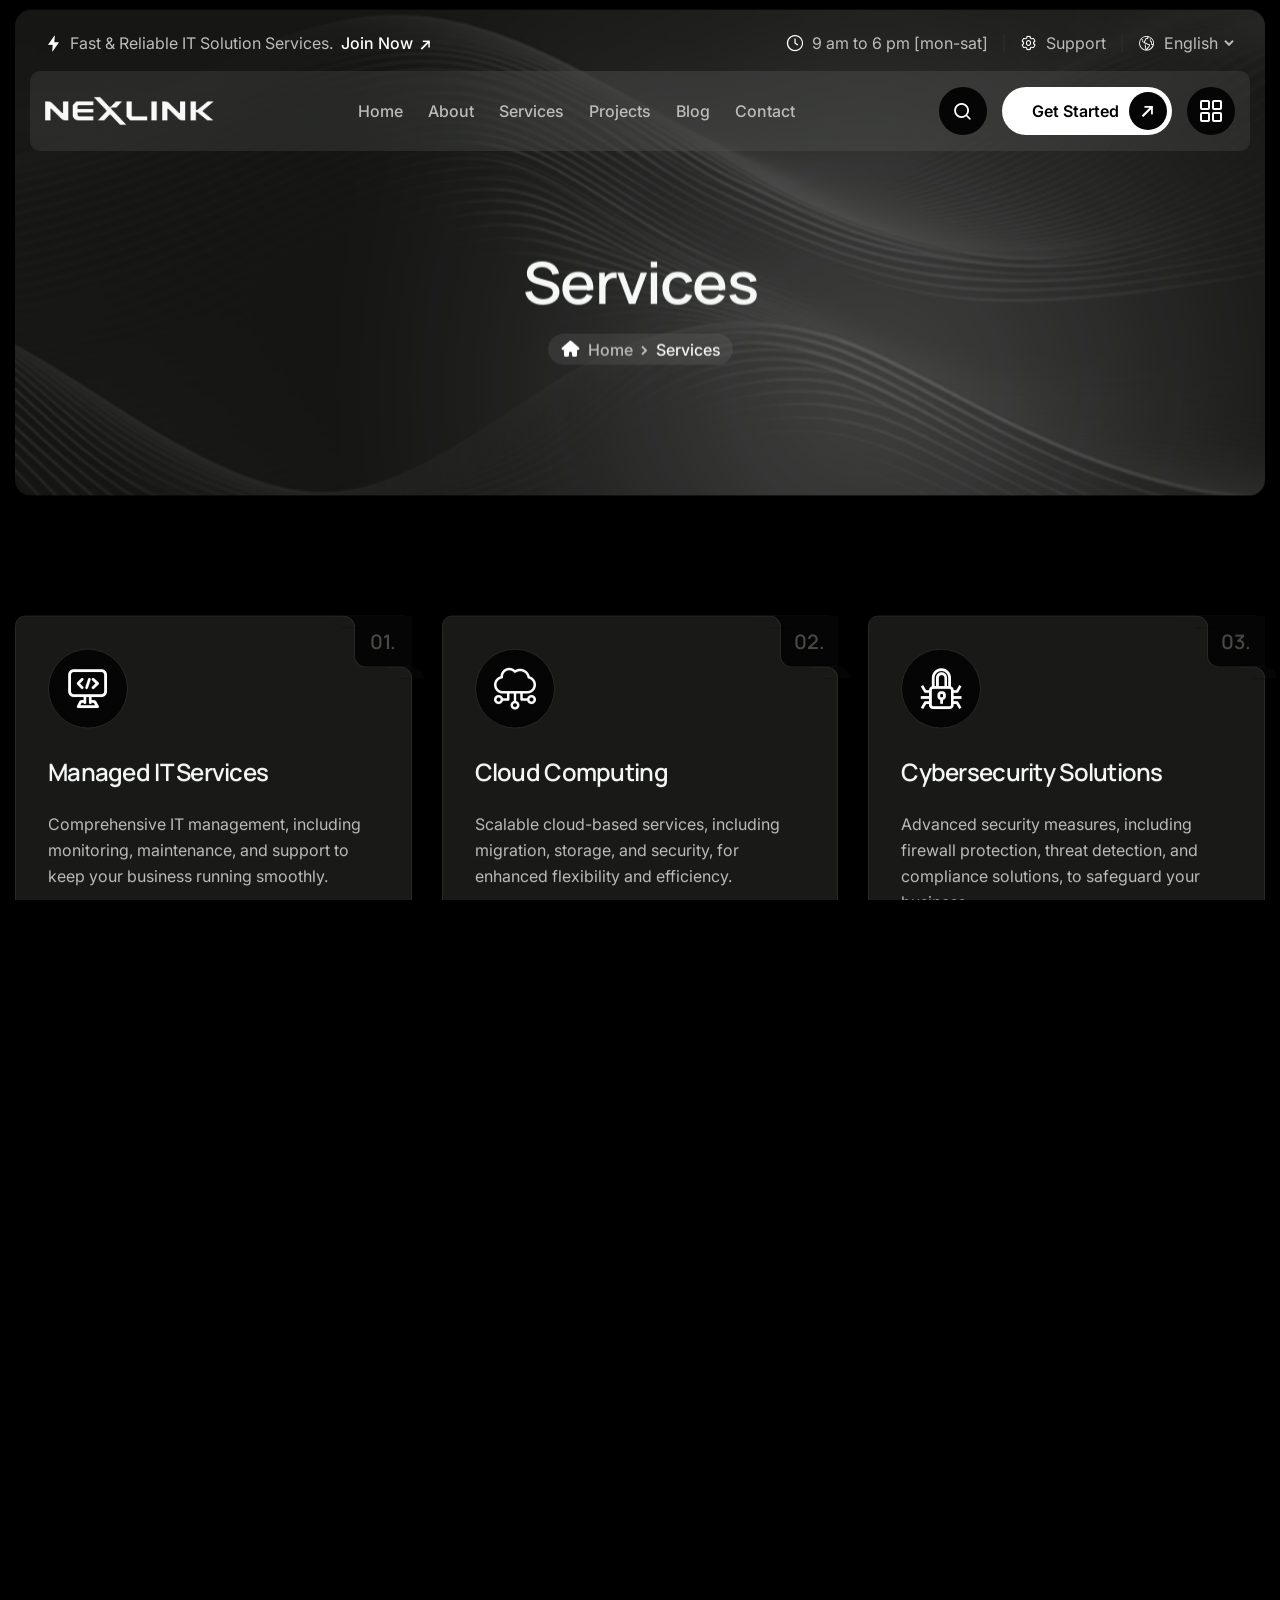
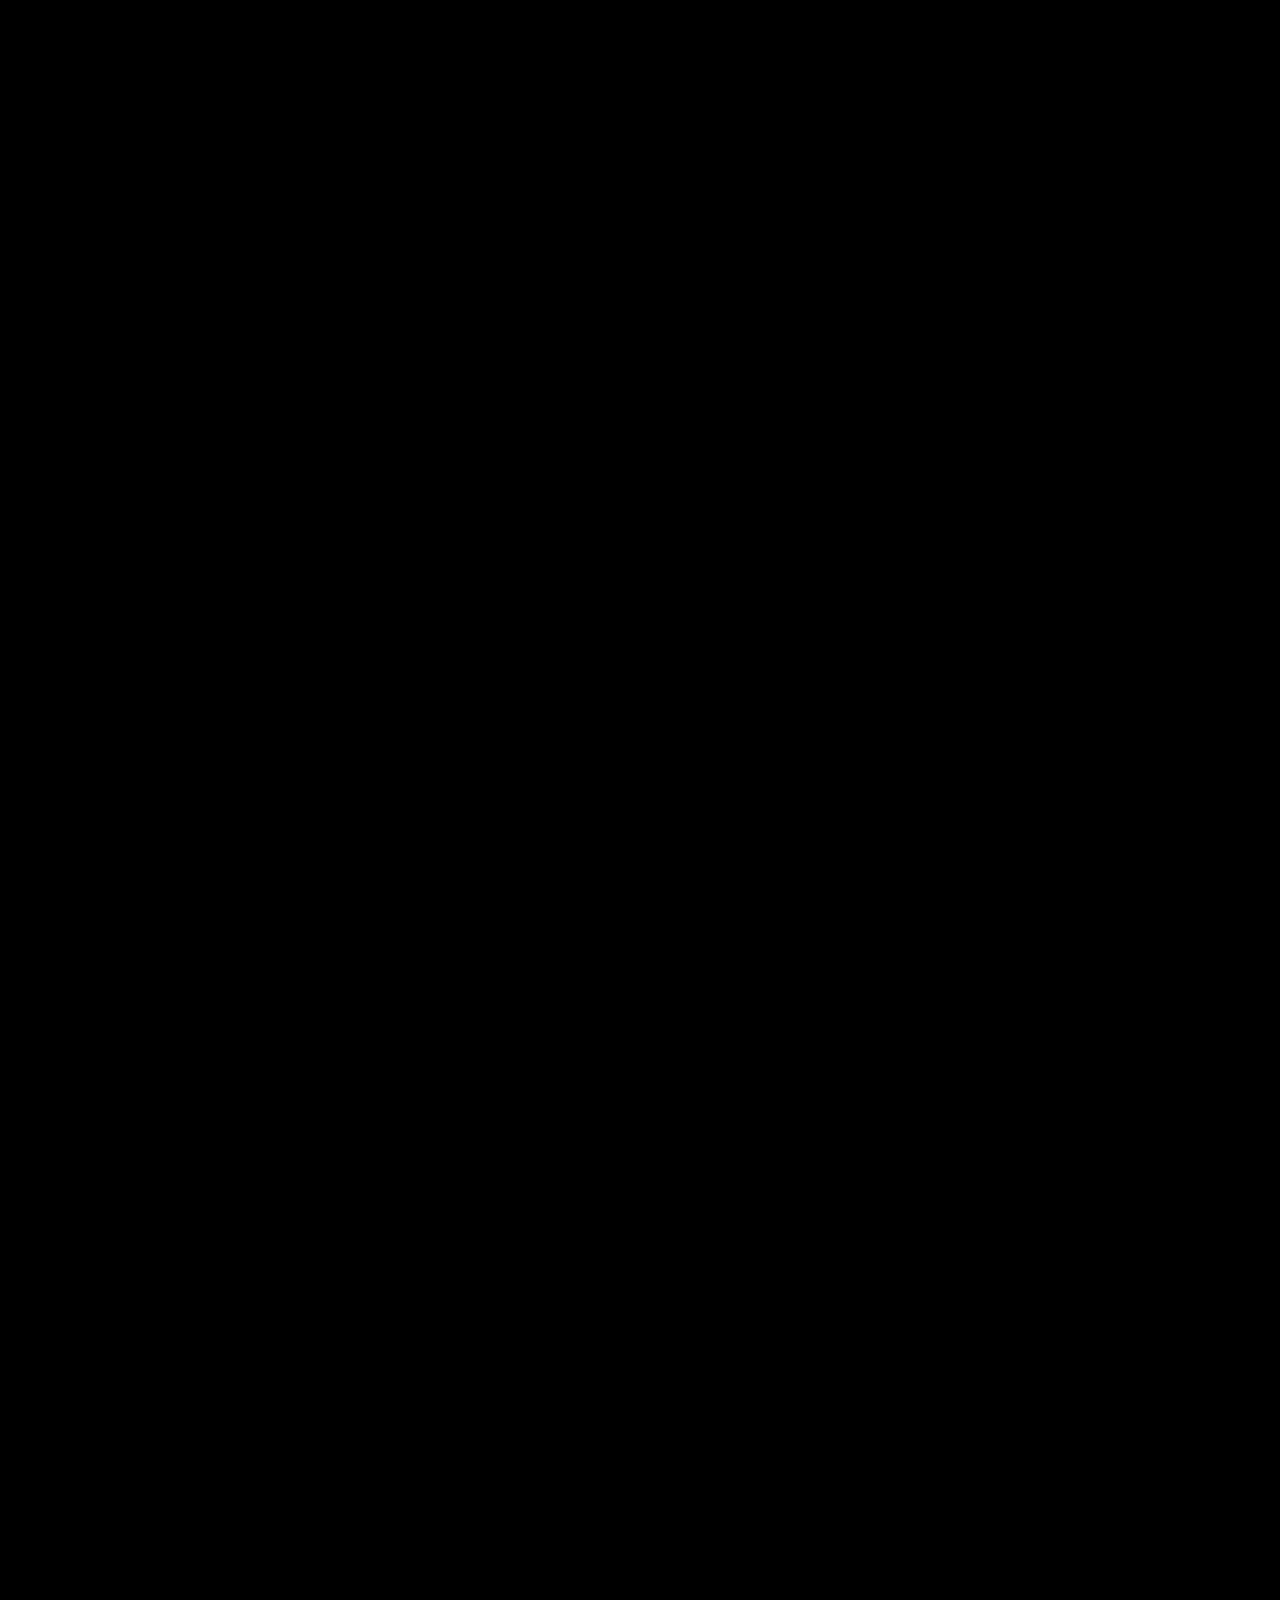
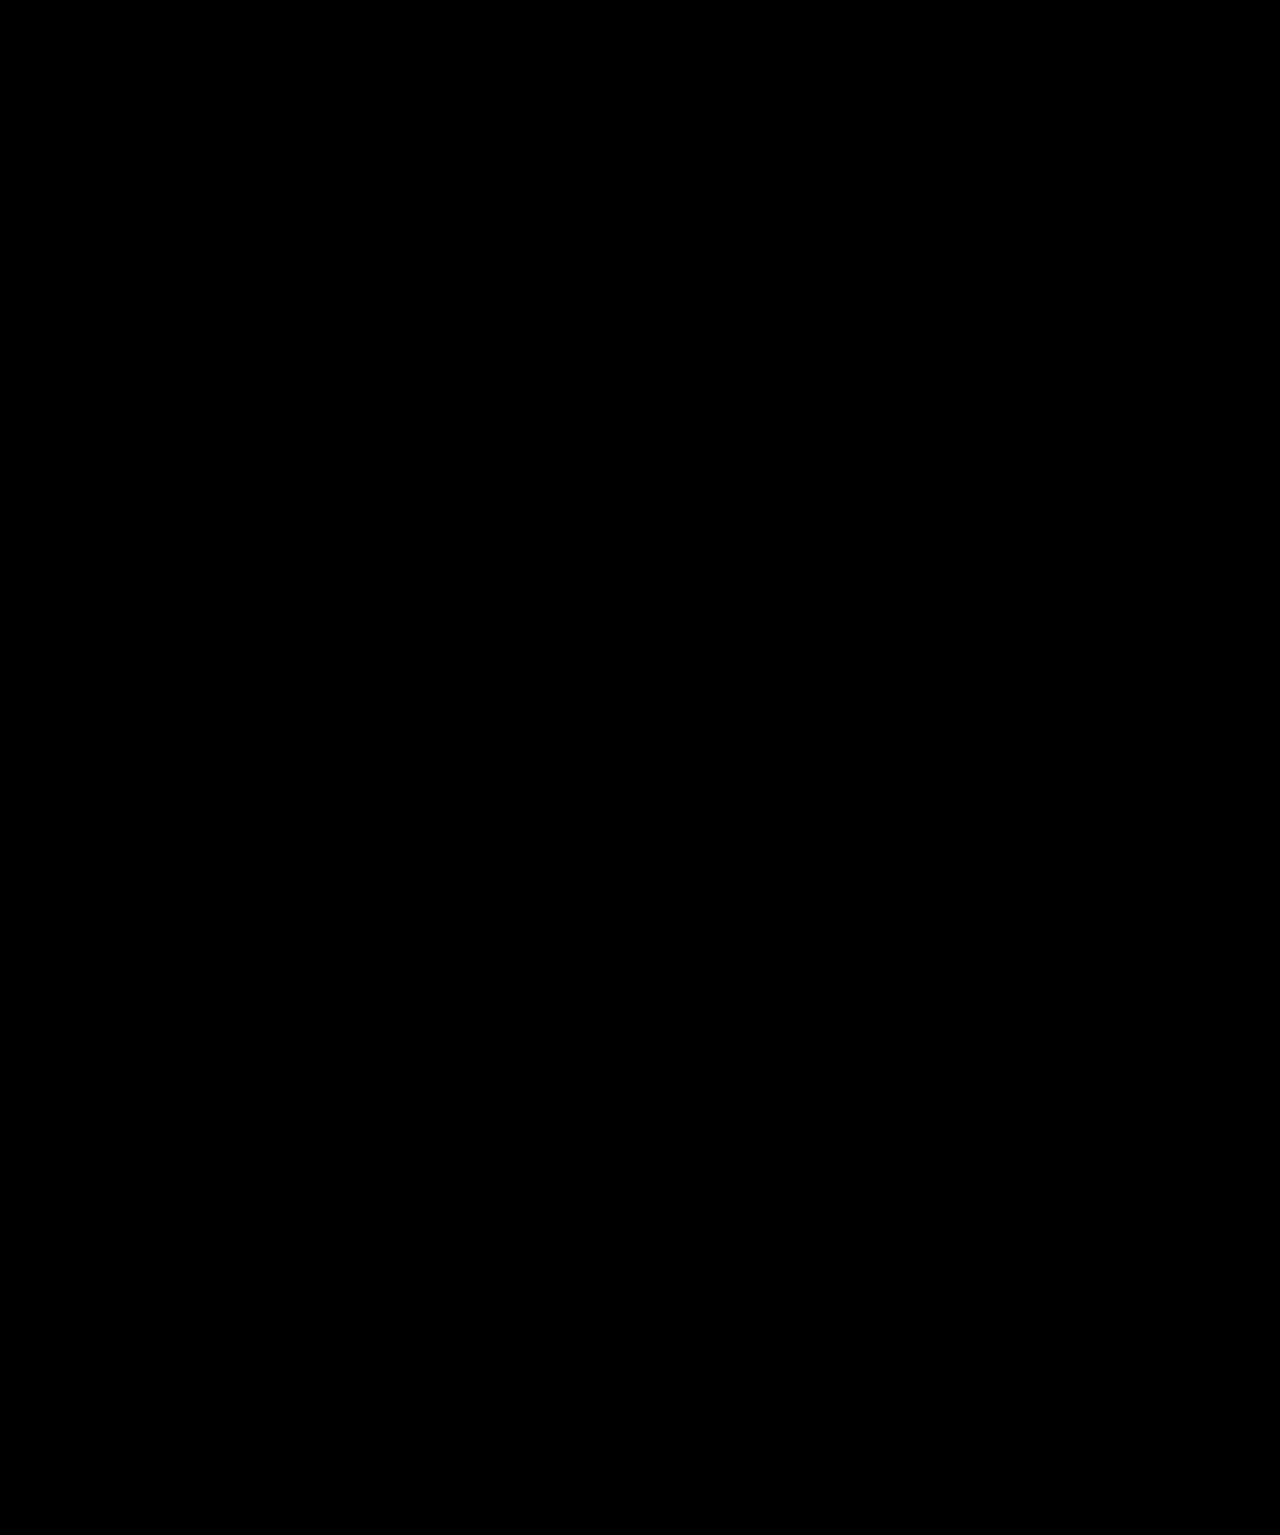
<file: service.html>
<!doctype html>
<html class="no-js" lang="en">

<head>
  <meta charset="utf-8">
  <meta http-equiv="x-ua-compatible" content="ie=edge">
  <meta name="viewport" content="width=device-width, initial-scale=1">
  <meta name="description" content="Intelligent systems simplify operations, reduce friction, and give your organization room to focus on what matters.">

  <!-- Site Title -->
  <title>NexLink – Smarter Operations for Modern Organizations</title>

  <!-- Place favicon.ico in the root directory -->
  <link rel="shortcut icon" type="image/svg+xml" href="assets/images/fav.svg">

  <!-- CSS here -->
  <link rel="stylesheet" href="assets/css/bootstrap.min.css">
  <link rel="stylesheet" href="assets/css/tekmino-icon.css">
  <link rel="stylesheet" href="assets/css/nice-select.css">
  <link rel="stylesheet" href="assets/css/swiper.min.css">
  <link rel="stylesheet" href="assets/css/venobox.min.css">
  <link rel="stylesheet" href="assets/css/meanmenu.css">
  <link rel="stylesheet" href="assets/css/main.css">
</head>

<body>
  <div class="body-overlay"></div>

  <!-- Preloader Start -->
  <div class="preloader is-loading">
    <div class="loading-container">
      <div class="loading"></div>
      <div id="loading-icon"><img src="assets/images/fav.svg" alt="Loading"></div>
    </div>
  </div>
  <!-- Preloader end -->

  <!-- back to top start -->
  <div class="back-to-top-wrapper">
    <button id="back_to_top" type="button" class="back-to-top-btn">
      <span class="back_to_top_icon"><i class="tji-arrow-up-4"></i></span>
      <span class="back_to_top_text">Scroll Top</span>
    </button>
  </div>
  <!-- back to top end -->

  <!-- start: Search Popup -->
  <div class="search_popup">
    <div class="search_close">
      <button type="button" class="search_close_btn">
        <svg width="18" height="18" viewBox="0 0 18 18" fill="none" xmlns="http://www.w3.org/2000/svg">
          <path d="M17 1L1 17" stroke="currentColor" stroke-width="1.5" stroke-linecap="round"
            stroke-linejoin="round" />
          <path d="M1 1L17 17" stroke="currentColor" stroke-width="1.5" stroke-linecap="round"
            stroke-linejoin="round" />
        </svg>
      </button>
    </div>
    <div class="container">
      <div class="row">
        <div class="col-xxl-12">
          <div class="tj_search_wrapper">
            <div class="search_form">
              <form action="#">
                <div class="search_input">
                  <h4 class="title">Search Projects, Service or Blog.</h4>
                  <div class="search-box">
                    <input class="search-input-field" type="search" placeholder="Search here..." required="">
                    <button type="submit">
                      <i class="tji-search"></i>
                    </button>
                  </div>
                </div>
              </form>
            </div>
          </div>
        </div>
      </div>
    </div>
  </div>
  <div class="search-popup-overlay"></div>
  <!-- end: Search Popup -->

  <!-- start: Offcanvas Menu -->
  <div class="tj-offcanvas-area d-none d-lg-block">
    <div class="hamburger_bg"></div>
    <div class="hamburger_wrapper">
      <div class="hamburger_inner">
        <div class="hamburger_top d-flex align-items-center justify-content-between">
          <div class="hamburger_logo">
            <a href="index.html" class="mobile_logo">
              <img src="assets/images/logos/nexlink-logo-white.png" alt="Logo">
            </a>
          </div>
          <div class="hamburger_close">
            <button class="hamburger_close_btn">
              <svg width="18" height="18" viewBox="0 0 18 18" fill="none" xmlns="http://www.w3.org/2000/svg">
                <path d="M17 1L1 17" stroke="currentColor" stroke-width="1.5" stroke-linecap="round"
                  stroke-linejoin="round" />
                <path d="M1 1L17 17" stroke="currentColor" stroke-width="1.5" stroke-linecap="round"
                  stroke-linejoin="round" />
              </svg>
            </button>
          </div>
        </div>
        <div class="offcanvas-text">
          <p>Developing personalize our customer journeys to increase satisfaction & loyalty of our expansion recognized
            by industry leaders.</p>
        </div>
        <div class="hamburger-search-area">
          <h5 class="hamburger-title">Search Now!</h5>
          <div class="hamburger_search">
            <form method="get" action="index.html">
              <button type="submit"><i class="tji-search"></i></button>
              <input type="search" autocomplete="off" name="s" value="" placeholder="Search here...">
            </form>
          </div>
        </div>
        <div class="hamburger-infos">
          <h5 class="hamburger-title">Contact Info</h5>
          <div class="contact-info">
            <div class="contact-item">
              <span class="subtitle">Phone</span>
              <a class="contact-link" href="tel:10095447818">+1 (009) 544-7818</a>
            </div>
            <div class="contact-item">
              <span class="subtitle">Email</span>
              <a class="contact-link" href="mailto:info@nexlink.com">info@nexlink.com</a>
            </div>
            <div class="contact-item">
              <span class="subtitle">Location</span>
              <span class="contact-link">993 Renner Burg, West Rond, MT 94251-030</span>
            </div>
          </div>
        </div>
      </div>
      <div class="hamburger-socials">
        <h5 class="hamburger-title">Follow Us</h5>
        <div class="social-links style-2">
          <ul>
            <li><a href="https://www.facebook.com/" target="_blank"><i class="tji-facebook"></i></a></li>
            <li><a href="https://www.linkedin.com/" target="_blank"><i class="tji-linkedin"></i></a></li>
            <li><a href="https://www.instagram.com/" target="_blank"><i class="tji-instagram"></i></a></li>
            <li><a href="https://x.com/" target="_blank"><i class="tji-x-twitter"></i></a></li>
          </ul>
        </div>
      </div>
    </div>
  </div>
  <!-- end: Offcanvas Menu -->

  <!-- start: Hamburger Menu -->
  <div class="hamburger-area d-lg-none">
    <div class="hamburger_bg"></div>
    <div class="hamburger_wrapper">
      <div class="hamburger_inner">
        <div class="hamburger_top d-flex align-items-center justify-content-between">
          <div class="hamburger_logo">
            <a href="index.html" class="mobile_logo">
              <img src="assets/images/logos/nexlink-logo-white.png" alt="Logo">
            </a>
          </div>
          <div class="hamburger_close">
            <button class="hamburger_close_btn">
              <svg width="18" height="18" viewBox="0 0 18 18" fill="none" xmlns="http://www.w3.org/2000/svg">
                <path d="M17 1L1 17" stroke="currentColor" stroke-width="1.5" stroke-linecap="round"
                  stroke-linejoin="round" />
                <path d="M1 1L17 17" stroke="currentColor" stroke-width="1.5" stroke-linecap="round"
                  stroke-linejoin="round" />
              </svg>
            </button>
          </div>
        </div>
        <div class="hamburger_menu">
          <div class="mobile_menu"></div>
        </div>
        <div class="hamburger-infos">
          <h5 class="hamburger-title">Contact Info</h5>
          <div class="contact-info">
            <div class="contact-item">
              <span class="subtitle">Phone</span>
              <a class="contact-link" href="tel:8089091313">808-909-1313</a>
            </div>
            <div class="contact-item">
              <span class="subtitle">Email</span>
              <a class="contact-link" href="mailto:info@nexlink.com">info@nexlink.com</a>
            </div>
            <div class="contact-item">
              <span class="subtitle">Location</span>
              <span class="contact-link">993 Renner Burg, West Rond, MT 94251-030</span>
            </div>
          </div>
        </div>
      </div>
      <div class="hamburger-socials">
        <h5 class="hamburger-title">Follow Us</h5>
        <div class="social-links style-2">
          <ul>
            <li><a href="https://www.facebook.com/" target="_blank"><i class="tji-facebook"></i></a></li>
            <li><a href="https://www.linkedin.com/" target="_blank"><i class="tji-linkedin"></i></a></li>
            <li><a href="https://www.instagram.com/" target="_blank"><i class="tji-instagram"></i></a></li>
            <li><a href="https://x.com/" target="_blank"><i class="tji-x-twitter"></i></a></li>
          </ul>
        </div>
      </div>
    </div>
  </div>
  <!-- end: Hamburger Menu -->

  <!-- start: Header Area -->
  <header class="header-area header-1 header-absolute">
    <div class="header-top d-lg-block d-none">
      <div class="container-fluid">
        <div class="row">
          <div class="col-12">
            <div class="header-top-content">
              <p class="topbar-text"><i class="tji-spark"></i> Fast & Reliable IT Solution Services. <a
                  href="contact.html">Join Now</a>
              </p>
              <div class="header-info">
                <div class="info-item">
                  <span><i class="tji-clock"></i></span>
                  <span>9 am to 6 pm [mon-sat]</span>
                </div>
                <div class="info-item">
                  <span><i class="tji-gear"></i></span>
                  <a href="contact.html">Support</a>
                </div>
                <div class="info-item">
                  <span><i class="tji-globe"></i></span>
                  <div class="tj-select">
                    <select class="nice-select">
                      <option value="1">English</option>
                      <option value="2">Arabic</option>
                      <option value="3">Spanish</option>
                    </select>
                  </div>
                </div>
              </div>
            </div>
          </div>
        </div>
      </div>
    </div>
    <div class="header-bottom">
      <div class="container-fluid">
        <div class="row">
          <div class="col-12">
            <div class="header-wrapper">
              <!-- site logo -->
              <div class="site_logo">
                <a class="logo" href="index.html"><img src="assets/images/logos/nexlink-logo-white.png" alt="Logo"></a>
              </div>

              <!-- navigation -->
              <div class="menu-area d-none d-lg-inline-flex align-items-center">
                <nav id="mobile-menu" class="mainmenu">
                  <ul>
                    <li><a href="index-3.html">Home</a></li>
                    <li><a href="about.html">About</a></li>
                    <li><a href="service.html">Services</a></li>
                    <li><a href="project.html">Projects</a></li>
                    <li><a href="blog.html">Blog</a></li>
                    <li><a href="contact.html">Contact</a></li>
                  </ul>
                </nav>
              </div>

              <!-- header right info -->
              <div class="header-right-item d-none d-lg-inline-flex">
                <div class="header-search">
                  <button class="search">
                    <i class="tji-search"></i>
                  </button>
                </div>
                <div class="header-button d-xl-block d-none">
                  <a class="tj-primary-btn" href="contact.html">
                    <span class="btn-text"><span>Get Started</span></span>
                    <span class="btn-icon"><i class="tji-arrow-right-2"></i></span>
                  </a>
                </div>
                <!-- menu bar -->
                <button class="menu_btn menu_offcanvas d-none d-lg-block">
                  <span class="cubes">
                    <span></span>
                    <span></span>
                    <span></span>
                    <span></span>
                  </span>
                </button>
              </div>

              <!-- menu bar -->
              <button class="menu_btn mobile_menu_bar d-lg-none">
                <span class="cubes">
                  <span></span>
                  <span></span>
                  <span></span>
                  <span></span>
                </span>
              </button>
            </div>
          </div>
        </div>
      </div>
    </div>
  </header>
  <!-- end: Header Area -->

  <!-- start: Header Area -->
  <header class="header-area header-1 header-duplicate header-sticky">
    <div class="header-bottom">
      <div class="container-fluid">
        <div class="row">
          <div class="col-12">
            <div class="header-wrapper">
              <!-- site logo -->
              <div class="site_logo">
                <a class="logo" href="index.html"><img src="assets/images/logos/nexlink-logo-white.png" alt="Logo"></a>
              </div>

              <!-- navigation -->
              <div class="menu-area d-none d-lg-inline-flex align-items-center">
                <nav class="mainmenu">
                  <ul>
                    <li><a href="index-3.html">Home</a></li>
                    <li><a href="about.html">About</a></li>
                    <li><a href="service.html">Services</a></li>
                    <li><a href="project.html">Projects</a></li>
                    <li><a href="blog.html">Blog</a></li>
                    <li><a href="contact.html">Contact</a></li>
                  </ul>
                </nav>
              </div>

              <!-- header right info -->
              <div class="header-right-item d-none d-lg-inline-flex">
                <div class="header-search">
                  <button class="search">
                    <i class="tji-search"></i>
                  </button>
                </div>
                <div class="header-button d-xl-block d-none">
                  <a class="tj-primary-btn" href="contact.html">
                    <span class="btn-text"><span>Get Started</span></span>
                    <span class="btn-icon"><i class="tji-arrow-right-2"></i></span>
                  </a>
                </div>
                <!-- menu bar -->
                <button class="menu_btn menu_offcanvas d-none d-lg-block">
                  <span class="cubes">
                    <span></span>
                    <span></span>
                    <span></span>
                    <span></span>
                  </span>
                </button>
              </div>

              <!-- menu bar -->
              <button class="menu_btn mobile_menu_bar d-lg-none">
                <span class="cubes">
                  <span></span>
                  <span></span>
                  <span></span>
                  <span></span>
                </span>
              </button>
            </div>
          </div>
        </div>
      </div>
    </div>
  </header>
  <!-- end: Header Area -->

  <div id="smooth-wrapper">
    <div id="smooth-content">

      <main id="primary" class="site-main">
        <div class="top-space-30"></div>
        <!-- start: Breadcrumb Section -->
        <section class="tj-page-header fix">
          <div class="hero-bg" data-bg-image="assets/images/hero/hero-bg.webp"></div>
          <div class="container">
            <div class="row">
              <div class="col-lg-12">
                <div class="tj-page-header-content text-center">
                  <h1 class="tj-page-title tj-split-text-2">Services</h1>
                  <div class="tj-page-link tj-fade-anim" data-delay="0.3">
                    <span><i class="tji-home"></i></span>
                    <span>
                      <a href="index.html">Home</a>
                    </span>
                    <span><i class="tji-arrow-right"></i></span>
                    <span>
                      <span>Services</span>
                    </span>
                  </div>
                </div>
              </div>
            </div>
          </div>

        </section>
        <!-- end: Breadcrumb Section -->


        <!-- start: Service Section -->
        <section class="tj-service-section section-gap">
          <div class="container">
            <div class="row rg-30">
              <div class="col-xl-4 col-md-6">
                <div class="service-item service-item-2">
                  <div class="service-inner">
                    <div class="service-icon">
                      <i class="tji-computer"></i>
                    </div>
                    <div class="service-content">
                      <h4 class="title"><a href="service-details.html">Managed IT Services</a></h4>
                      <p class="desc">Comprehensive IT management, including monitoring, maintenance, and support to
                        keep
                        your business running smoothly.</p>
                      <a class="tj-text-btn" href="service-details.html">
                        <span class="btn-inner">
                          <span class="btn-icon"><span><i class="tji-arrow-right-4"></i></span></span>
                          <span class="btn-text"><span>Learn More</span></span>
                          <span class="btn-icon"><span><i class="tji-arrow-right-4"></i></span></span>
                        </span>
                      </a>
                    </div>

                  </div>
                  <span class="item-count">01.</span>

                </div>
              </div>
              <div class="col-xl-4 col-md-6">
                <div class="service-item service-item-2">
                  <div class="service-inner">
                    <div class="service-icon">
                      <i class="tji-cloud"></i>
                    </div>
                    <div class="service-content">
                      <h4 class="title"><a href="service-details.html">Cloud Computing</a></h4>
                      <p class="desc">Scalable cloud-based services, including migration, storage, and security, for
                        enhanced flexibility and efficiency.</p>
                      <a class="tj-text-btn" href="service-details.html">
                        <span class="btn-inner">
                          <span class="btn-icon"><span><i class="tji-arrow-right-4"></i></span></span>
                          <span class="btn-text"><span>Learn More</span></span>
                          <span class="btn-icon"><span><i class="tji-arrow-right-4"></i></span></span>
                        </span>
                      </a>
                    </div>
                  </div>
                  <span class="item-count">02.</span>
                </div>
              </div>
              <div class="col-xl-4 col-md-6">
                <div class="service-item service-item-2">
                  <div class="service-inner">
                    <div class="service-icon">
                      <i class="tji-cybersecurity"></i>
                    </div>
                    <div class="service-content">
                      <h4 class="title"><a href="service-details.html">Cybersecurity Solutions</a></h4>
                      <p class="desc">Advanced security measures, including firewall protection, threat detection, and
                        compliance solutions, to safeguard your business.</p>
                      <a class="tj-text-btn" href="service-details.html">
                        <span class="btn-inner">
                          <span class="btn-icon"><span><i class="tji-arrow-right-4"></i></span></span>
                          <span class="btn-text"><span>Learn More</span></span>
                          <span class="btn-icon"><span><i class="tji-arrow-right-4"></i></span></span>
                        </span>
                      </a>
                    </div>
                  </div>
                  <span class="item-count">03.</span>
                </div>
              </div>
              <div class="col-xl-4 col-md-6">
                <div class="service-item service-item-2">
                  <div class="service-inner">
                    <div class="service-icon">
                      <i class="tji-consulting"></i>
                    </div>
                    <div class="service-content">
                      <h4 class="title"><a href="service-details.html">IT Consulting & Strategy</a></h4>
                      <p class="desc">Expert guidance to optimize your IT infrastructure, streamline operations, and
                        drive
                        digital transformation.</p>
                      <a class="tj-text-btn" href="service-details.html">
                        <span class="btn-inner">
                          <span class="btn-icon"><span><i class="tji-arrow-right-4"></i></span></span>
                          <span class="btn-text"><span>Learn More</span></span>
                          <span class="btn-icon"><span><i class="tji-arrow-right-4"></i></span></span>
                        </span>
                      </a>
                    </div>
                  </div>
                  <span class="item-count">04.</span>
                </div>
              </div>
              <div class="col-xl-4 col-md-6">
                <div class="service-item service-item-2">
                  <div class="service-inner">
                    <div class="service-icon">
                      <i class="tji-development"></i>
                    </div>
                    <div class="service-content">
                      <h4 class="title"><a href="service-details.html">Software Development</a></h4>
                      <p class="desc">Custom software solutions tailored to your business needs, including web and
                        mobile
                        application development.</p>
                      <a class="tj-text-btn" href="service-details.html">
                        <span class="btn-inner">
                          <span class="btn-icon"><span><i class="tji-arrow-right-4"></i></span></span>
                          <span class="btn-text"><span>Learn More</span></span>
                          <span class="btn-icon"><span><i class="tji-arrow-right-4"></i></span></span>
                        </span>
                      </a>
                    </div>
                  </div>
                  <span class="item-count">05.</span>
                </div>
              </div>
              <div class="col-xl-4 col-md-6">
                <div class="service-item service-item-2">
                  <div class="service-inner">
                    <div class="service-icon">
                      <i class="tji-network"></i>
                    </div>
                    <div class="service-content">
                      <h4 class="title"><a href="service-details.html">Network Infrastructure</a></h4>
                      <p class="desc">Designing, implementing, and maintaining secure and high-performance network
                        systems.
                        to driven solution.</p>
                      <a class="tj-text-btn" href="service-details.html">
                        <span class="btn-inner">
                          <span class="btn-icon"><span><i class="tji-arrow-right-4"></i></span></span>
                          <span class="btn-text"><span>Learn More</span></span>
                          <span class="btn-icon"><span><i class="tji-arrow-right-4"></i></span></span>
                        </span>
                      </a>
                    </div>
                  </div>
                  <span class="item-count">06.</span>
                </div>
              </div>
            </div>
          </div>
        </section>
        <!-- end: Service Section -->


        <!-- start: Contact Section -->
        <section class="tj-contact-section fix section-gap section-gap-x">
          <div class="bg-img" data-bg-image="assets/images/bg/common-bg-2.webp"></div>
          <div class="container">
            <div class="row">
              <div class="col-xl-6 col-lg-5">
                <div class="contact-left">
                  <div class="sec-heading">
                    <span class="sub-title">[ Get In Touch ]</span>
                    <h2 class="sec-title tj-split-text-1">Have any Questions on Mind? Get in Touch for Market
                      Experts.</h2>
                    <a class="tj-primary-btn mt-25 d-none d-lg-inline-flex" href="contact.html">
                      <span class="btn-text"><span>Contact Us Now</span></span>
                      <span class="btn-icon"><i class="tji-arrow-right-2"></i></span>
                    </a>
                  </div>
                  <div class="contact-info tj-fade-anim" data-delay="0.3" data-direction="bottom">
                    <div class="contact-item">
                      <h6 class="title">Contact Info:</h6>
                      <a href="tel:10095447818">+1 (009) 544-7818</a>
                      <a class="mail-link" href="mailto:support@nexlink.com">support@nexlink.com</a>
                    </div>
                    <div class="contact-item">
                      <h6 class="title">Find Us:</h6>
                      <span class="contact-link">Renner Burg, West Rond, MT 9421-030, USA.</span>
                    </div>
                    <div class="contact-item">
                      <h6 class="title">Opening Hour:</h6>
                      <span>Mon - Fri <span>(Open)</span></span>
                      <span>09:00am - 06.00pm</span>
                    </div>
                  </div>
                </div>
              </div>
              <div class="col-xl-6 col-lg-7">
                <div class="contact-form style-2 tj-fade-anim" data-delay="0.3" data-direction="right">
                  <h3 class="title">Drop Us a <span>Line.</span></h3>
                  <form id="contact-form-2">
                    <div class="row">
                      <div class="col-sm-6">
                        <div class="form-input">
                          <label class="cf-label">Full Name <span>*</span></label>
                          <input type="text" name="cfName2">
                        </div>
                      </div>
                      <div class="col-sm-6">
                        <div class="form-input">
                          <label class="cf-label">Email Address <span>*</span></label>
                          <input type="email" name="cfEmail2">
                        </div>
                      </div>
                      <div class="col-sm-6">
                        <div class="form-input">
                          <label class="cf-label">Phone number <span>*</span></label>
                          <input type="tel" name="cfPhone2">
                        </div>
                      </div>
                      <div class="col-sm-6">
                        <div class="form-input">
                          <label class="cf-label">Select Service <span>*</span></label>
                          <div class="tj-nice-select-box">
                            <div class="tj-select">
                              <select name="cfSubject2">
                                <option value="1">Managed IT Services</option>
                                <option value="2">Cloud Computing</option>
                                <option value="3">Cybersecurity Solutions</option>
                                <option value="4">IT Consulting & Strategy</option>
                                <option value="5">Software Development</option>
                                <option value="6">Network Infrastructure</option>
                              </select>
                            </div>
                          </div>
                        </div>
                      </div>
                      <div class="col-sm-12">
                        <div class="form-input message-input">
                          <label class="cf-label">Type message</label>
                          <textarea name="cfMessage2" id="message"></textarea>
                        </div>
                      </div>
                      <div class="submit-btn">
                        <button class="tj-primary-btn" type="submit">
                          <span class="btn-text"><span>Send Message</span></span>
                          <span class="btn-icon"><i class="tji-arrow-right-3"></i></span>
                        </button>
                      </div>
                    </div>
                  </form>
                </div>
              </div>
            </div>
          </div>
        </section>
        <!-- end: Contact Section -->

        <!-- start: Pricing Section -->
        <section class="tj-pricing-section section-gap fix">
          <div class="container">
            <div class="row">
              <div class="col">
                <div class="sec-heading sec-heading-centered">
                  <span class="sub-title tj-fade-anim">[ Best pricing ]</span>
                  <h2 class="sec-title tj-split-text-1">Pricing Plans to Find the Right IT Support</h2>
                  <div class="price_switcher tj-fade-anim" data-delay="1">
                    <p>Monthly</p>
                    <label class="toggle_switcher">
                      <input class="toggle-checkbox" type="checkbox">
                      <span class="toggle-switch"></span>
                    </label>
                    <p>Yearly <span>(Save 15%)</span></p>
                  </div>
                </div>
                <div class="pricing_items_wrap pricing_items_wrap_2 tj-slide-wrap">
                  <div class="pricing_item tj-slide-right">
                    <div class="pricing_header">
                      <h4 class="package_name">Basic Plan</h4>
                      <div class="package_desc">Essential Electrical Services</div>
                      <div class="package_price">
                        <span class="currency">$</span>
                        <span class="price" data-year-price="199" data-month-price="99">99</span>
                        <span class="period" data-year-period="/per year" data-month-period="/per month">/per
                          month</span>
                      </div>
                    </div>

                    <a class="tj-primary-btn pricing_btn" href="contact.html">
                      <span class="btn-text"><span>Chose Package <i class="tji-arrow-right-4"></i></span></span>
                    </a>

                    <ul class="pricing_features">
                      <li>
                        <i class="tji-check-3"></i>
                        Essential IT Support
                      </li>
                      <li>
                        <i class="tji-check-3"></i>
                        Cloud Storage (50 GB)
                      </li>
                      <li>
                        <i class="tji-check-3"></i>
                        Monthly System Check
                      </li>
                      <li>
                        <i class="tji-check-3"></i>
                        Basic Security Updates
                      </li>
                      <li>
                        <i class="tji-check-3"></i>
                        Software Patches and Fixes
                      </li>
                      <li>
                        <i class="tji-check-3"></i>
                        1 Scheduled Maintenance
                      </li>
                    </ul>
                  </div>

                  <div class="pricing_item recommend tj-slide-right">
                    <div class="pricing_header">
                      <h4 class="package_name">Standard Plan</h4>
                      <div class="package_desc">Complete Electrical Solutions</div>
                      <div class="package_price">
                        <span class="currency">$</span>
                        <span class="price" data-year-price="499" data-month-price="249">249</span>
                        <span class="period" data-year-period="/per year" data-month-period="/per month">/per
                          month</span>
                      </div>
                    </div>

                    <a class="tj-primary-btn pricing_btn" href="contact.html">
                      <span class="btn-text"><span>Chose Package <i class="tji-arrow-right-4"></i></span></span>
                    </a>

                    <ul class="pricing_features">
                      <li>
                        <i class="tji-check-3"></i>
                        Advanced IT Management
                      </li>
                      <li>
                        <i class="tji-check-3"></i>
                        Cloud Storage (200 GB)
                      </li>
                      <li>
                        <i class="tji-check-3"></i>
                        Custom Software Solutions
                      </li>
                      <li>
                        <i class="tji-check-3"></i>
                        Threat Detection Services
                      </li>
                      <li>
                        <i class="tji-check-3"></i>
                        Data Backup and Recovery
                      </li>
                      <li>
                        <i class="tji-check-3"></i>
                        Monthly IT Consultation
                      </li>
                    </ul>
                  </div>

                  <div class="pricing_item tj-slide-right">
                    <div class="pricing_header">
                      <h4 class="package_name">Premium Plan</h4>
                      <div class="package_desc">Advanced Electrical Services</div>
                      <div class="package_price">
                        <span class="currency">$</span>
                        <span class="price" data-year-price="899" data-month-price="499">499</span>
                        <span class="period" data-year-period="/per year" data-month-period="/per month">/per
                          month</span>
                      </div>
                    </div>

                    <a class="tj-primary-btn pricing_btn" href="contact.html">
                      <span class="btn-text"><span>Chose Package <i class="tji-arrow-right-4"></i></span></span>
                    </a>

                    <ul class="pricing_features">
                      <li>
                        <i class="tji-check-3"></i>
                        Comprehensive IT Solutions
                      </li>
                      <li>
                        <i class="tji-check-3"></i>
                        Unlimited Cloud Storage
                      </li>
                      <li>
                        <i class="tji-check-3"></i>
                        Priority 1-Hour Support
                      </li>
                      <li>
                        <i class="tji-check-3"></i>
                        Cybersecurity Protection
                      </li>
                      <li>
                        <i class="tji-check-3"></i>
                        Dedicated Account Manager
                      </li>
                      <li>
                        <i class="tji-check-3"></i>
                        24/7 Emergency Service
                      </li>
                    </ul>
                  </div>
                </div>
              </div>
            </div>
          </div>
        </section>
        <!-- end: Pricing Section -->


        <!-- start: Client Section -->
        <section id="client" class="tj-client-section section-gap section-separator">
          <div class="container-fluid">
            <div class="row">
              <div class="col-12">
                <div class="client-content tj-fade-anim">
                  <h5 class="sec-title">Join Over <span>1000+</span> Companies with NexLink Here</h5>
                </div>
                <div class="swiper client-slider">
                  <div class="swiper-wrapper">
                    <div class="swiper-slide client-item">
                      <div class="client-logo">
                        <img src="assets/images/brands/brand-1.webp" alt="Image">
                      </div>
                    </div>
                    <div class="swiper-slide client-item">
                      <div class="client-logo">
                        <img src="assets/images/brands/brand-2.webp" alt="Image">
                      </div>
                    </div>
                    <div class="swiper-slide client-item">
                      <div class="client-logo">
                        <img src="assets/images/brands/brand-3.webp" alt="Image">
                      </div>
                    </div>
                    <div class="swiper-slide client-item">
                      <div class="client-logo">
                        <img src="assets/images/brands/brand-4.webp" alt="Image">
                      </div>
                    </div>
                    <div class="swiper-slide client-item">
                      <div class="client-logo">
                        <img src="assets/images/brands/brand-5.webp" alt="Image">
                      </div>
                    </div>
                    <div class="swiper-slide client-item">
                      <div class="client-logo">
                        <img src="assets/images/brands/brand-6.webp" alt="Image">
                      </div>
                    </div>
                  </div>
                </div>
              </div>
            </div>
          </div>
        </section>
        <!-- end: Client Section -->

        <!-- start: Cta Section -->
        <section class="tj-cta-section">
          <div class="container">
            <div class="row">
              <div class="col-12">
                <div class="cta-area tj-fade-anim">
                  <div class="cta-content">
                    <h2 class="title">Don’t Miss Out the Future!</h2>
                  </div>
                  <div class="cta-right">
                    <div class="subscribe-form cta-form">
                      <form action="#">
                        <input type="email" name="email" placeholder="Enter email here...">
                        <button class="tj-primary-btn style-2" type="submit">
                          <span class="btn-text"><span>Subscribe Now</span></span>
                          <span class="btn-icon"><i class="tji-bell"></i></span>
                        </button>
                      </form>
                    </div>
                    <div class="social-links cta-social">
                      <span class="title">Follow us:</span>
                      <ul>
                        <li><a href="https://www.facebook.com/" target="_blank"><i class="tji-facebook"></i></a></li>
                        <li><a href="https://www.instagram.com/" target="_blank"><i class="tji-instagram"></i></a></li>
                        <li><a href="https://www.x.com/" target="_blank"><i class="tji-x-twitter"></i></a></li>
                        <li><a href="https://www.linkedin.com/" target="_blank"><i class="tji-linkedin"></i></a></li>
                      </ul>
                    </div>
                  </div>
                </div>
              </div>
            </div>
          </div>
        </section>
        <!-- end: Cta Section -->
      </main>

      <!-- start: Footer Section -->
      <footer class="tj-footer-section footer-1 section-gap-x">
        <div class="bg-img" data-bg-image="assets/images/footer/footer-bg.webp"></div>
        <div class="footer-main-area">
          <div class="container">
            <div class="row">
              <div class="col">
                <div class="footer_widget_wrapper">
                  <div class="footer-widget footer-col-1">
                    <div class="footer-logo">
                      <a href="index.html">
                        <img src="assets/images/logos/nexlink-logo-white.png" alt="Logo">
                      </a>
                    </div>
                    <div class="footer-text">
                      <p>Every great solution start understand the time into learn about.</p>
                    </div>
                    <div class="download-buttons">
                      <a href="https://play.google.com/store/games"><img src="assets/images/footer/google-play.webp"
                          alt=""></a>
                      <a href="https://www.apple.com/app-store/"><img src="assets/images/footer/app-store.webp"
                          alt=""></a>
                    </div>
                  </div>
                  <div class="footer-widget widget-nav-menu">
                    <h5 class="title">Services</h5>
                    <ul>
                      <li><a href="service-details.html"><span>Manage IT Service</span></a></li>
                      <li><a href="service-details.html"><span>Cloud Computing</span></a></li>
                      <li><a href="service-details.html"><span>Cyber Security</span></a></li>
                      <li><a href="service-details.html"><span>Software Develop</span></a></li>
                      <li><a href="service-details.html"><span>Change Manage</span></a></li>
                      <li><a href="service-details.html"><span>IT Consulting</span></a></li>
                    </ul>
                  </div>
                  <div class="footer-widget widget-nav-menu">
                    <h5 class="title">Resourses</h5>
                    <ul>
                      <li><a href="contact.html"><span>Contact Us</span></a></li>
                      <li><a href="blog-details.html"><span>Privacy Policy</span></a></li>
                      <li><a href="about.html"><span>Recognitions</span></a></li>
                      <li><a href="service.html"><span>Careers</span> <span class="badge">New</span></a></li>
                      <li><a href="blog.html"><span>News</span></a></li>
                      <li><a href="project.html"><span>Feedback</span></a></li>
                    </ul>
                  </div>
                  <div class="footer-widget widget-contact">
                    <h5 class="title">Contact Info</h5>
                    <div class="footer-contact-info">
                      <div class="contact-item">
                        <span>993 Renner Burg, West Rond, MT 94251-030, USA.</span>
                      </div>
                      <div class="contact-item">
                        <a href="tel:10095447818">P: +1 (009) 544-7818</a>
                        <a href="mailto:support@nexlink.com">E: support@nexlink.com</a>
                      </div>
                      <div class="contact-item">
                        <span><i class="tji-clock"></i> Mon-Fri 09am-06pm</span>
                      </div>
                    </div>
                  </div>
                </div>
              </div>
            </div>
          </div>
        </div>
        <div class="tj-copyright-area">
          <div class="copyright-wrap">
            <div class="container">
              <div class="row">
                <div class="col-12">
                  <div class="copyright-content-area">
                    <div class="copyright-text">
                      <p><a href="https://themeforest.net/user/theme-junction/portfolio" target="_blank">NexLink</a>
                        &copy;
                        2025. All right reserved.</p>
                    </div>
                    <div class="copyright-menu">
                      <ul>
                        <li><a href="contact.html">Privacy & Policy</a></li>
                        <li><a href="contact.html">Terms & Condition</a></li>
                      </ul>
                    </div>
                  </div>
                </div>
              </div>
            </div>
          </div>
        </div>
      </footer>
      <!-- end: Footer Section -->
    </div>
  </div>

  <!-- JS here -->
  <script src="assets/js/jquery.min.js"></script>
  <script src="assets/js/bootstrap.bundle.min.js"></script>
  <script src="assets/js/gsap.min.js"></script>
  <script src="assets/js/gsap-scroll-smoother.js"></script>
  <script src="assets/js/gsap-scroll-to-plugin.min.js"></script>
  <script src="assets/js/gsap-scroll-trigger.min.js"></script>
  <script src="assets/js/gsap-split-text.min.js"></script>
  <script src="assets/js/jquery.nice-select.min.js"></script>
  <script src="assets/js/swiper.min.js"></script>
  <script src="assets/js/waypoints.min.js"></script>
  <script src="assets/js/counterup.min.js"></script>
  <script src="assets/js/venobox.min.js"></script>
  <script src="assets/js/meanmenu.js"></script>
  <script src="assets/js/gsap-animation.js"></script>
  <script src="assets/js/main.js"></script>
</body>

</html>
</file>
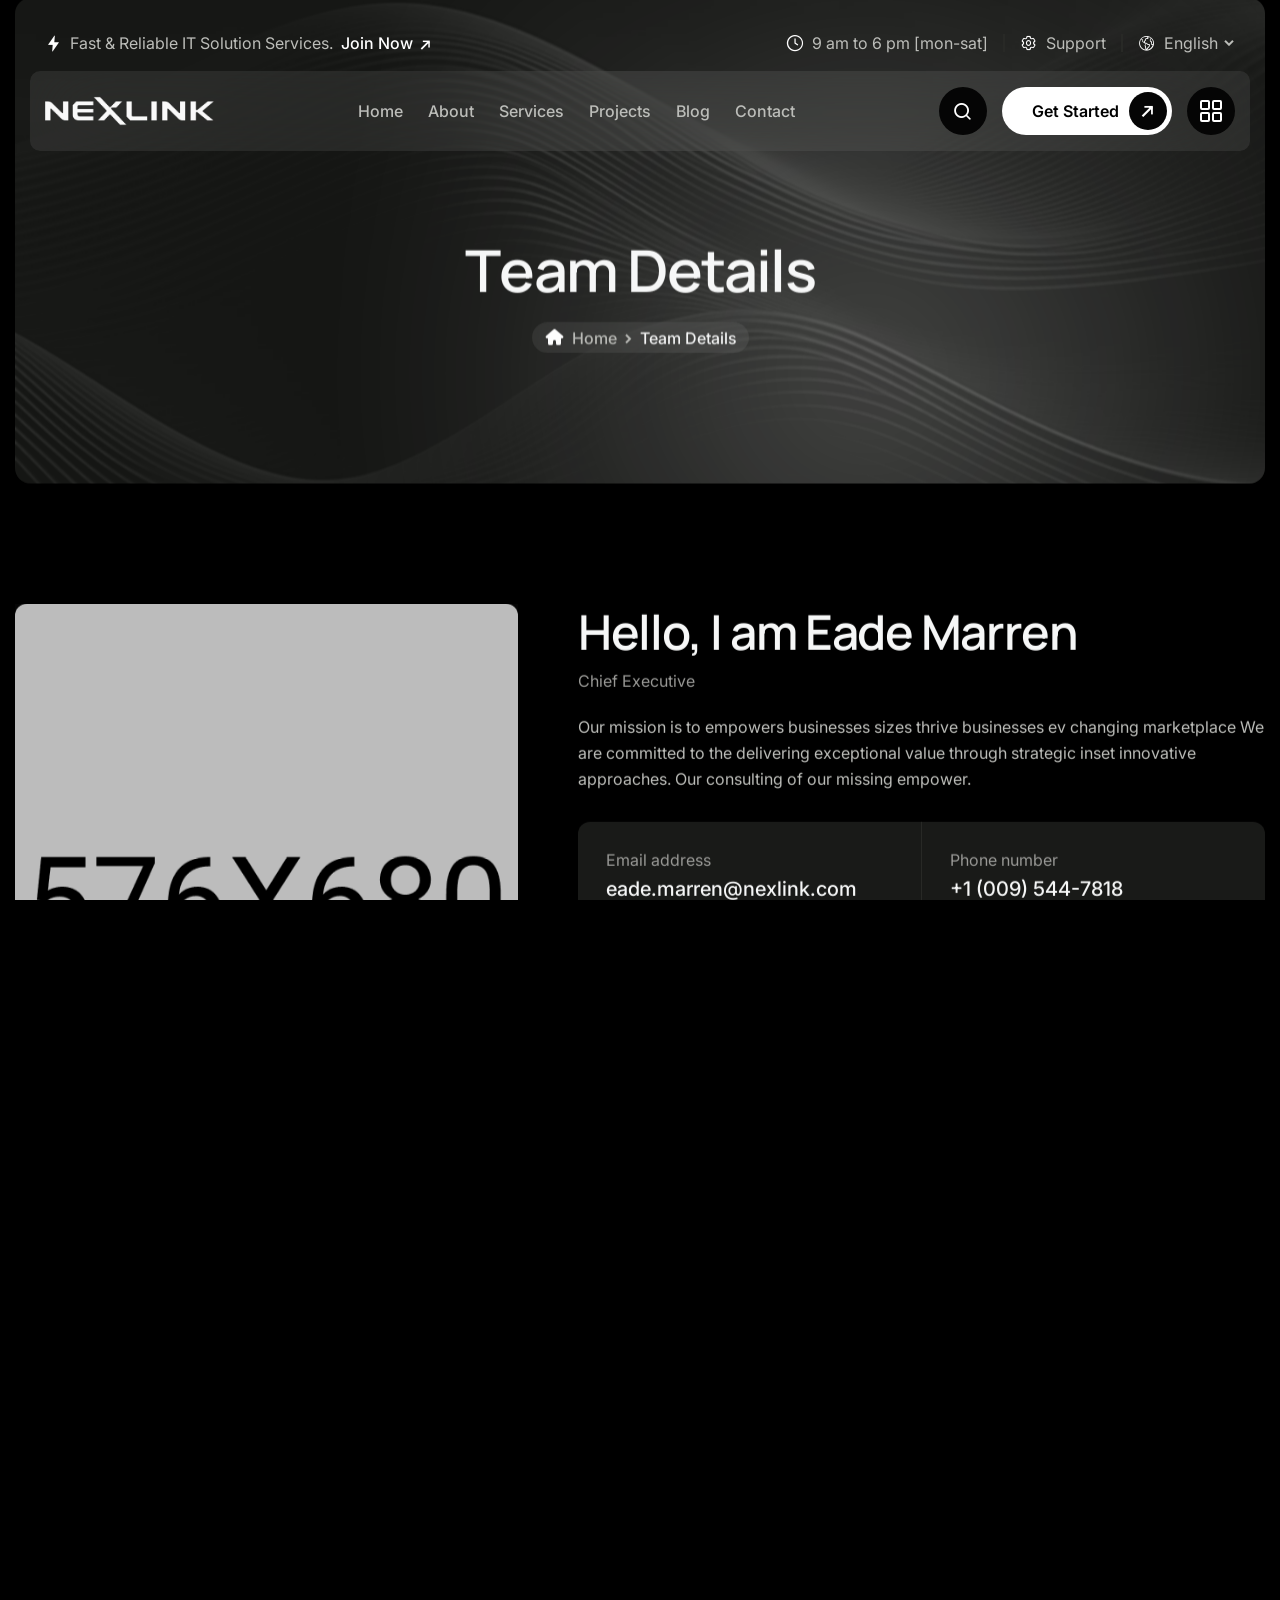
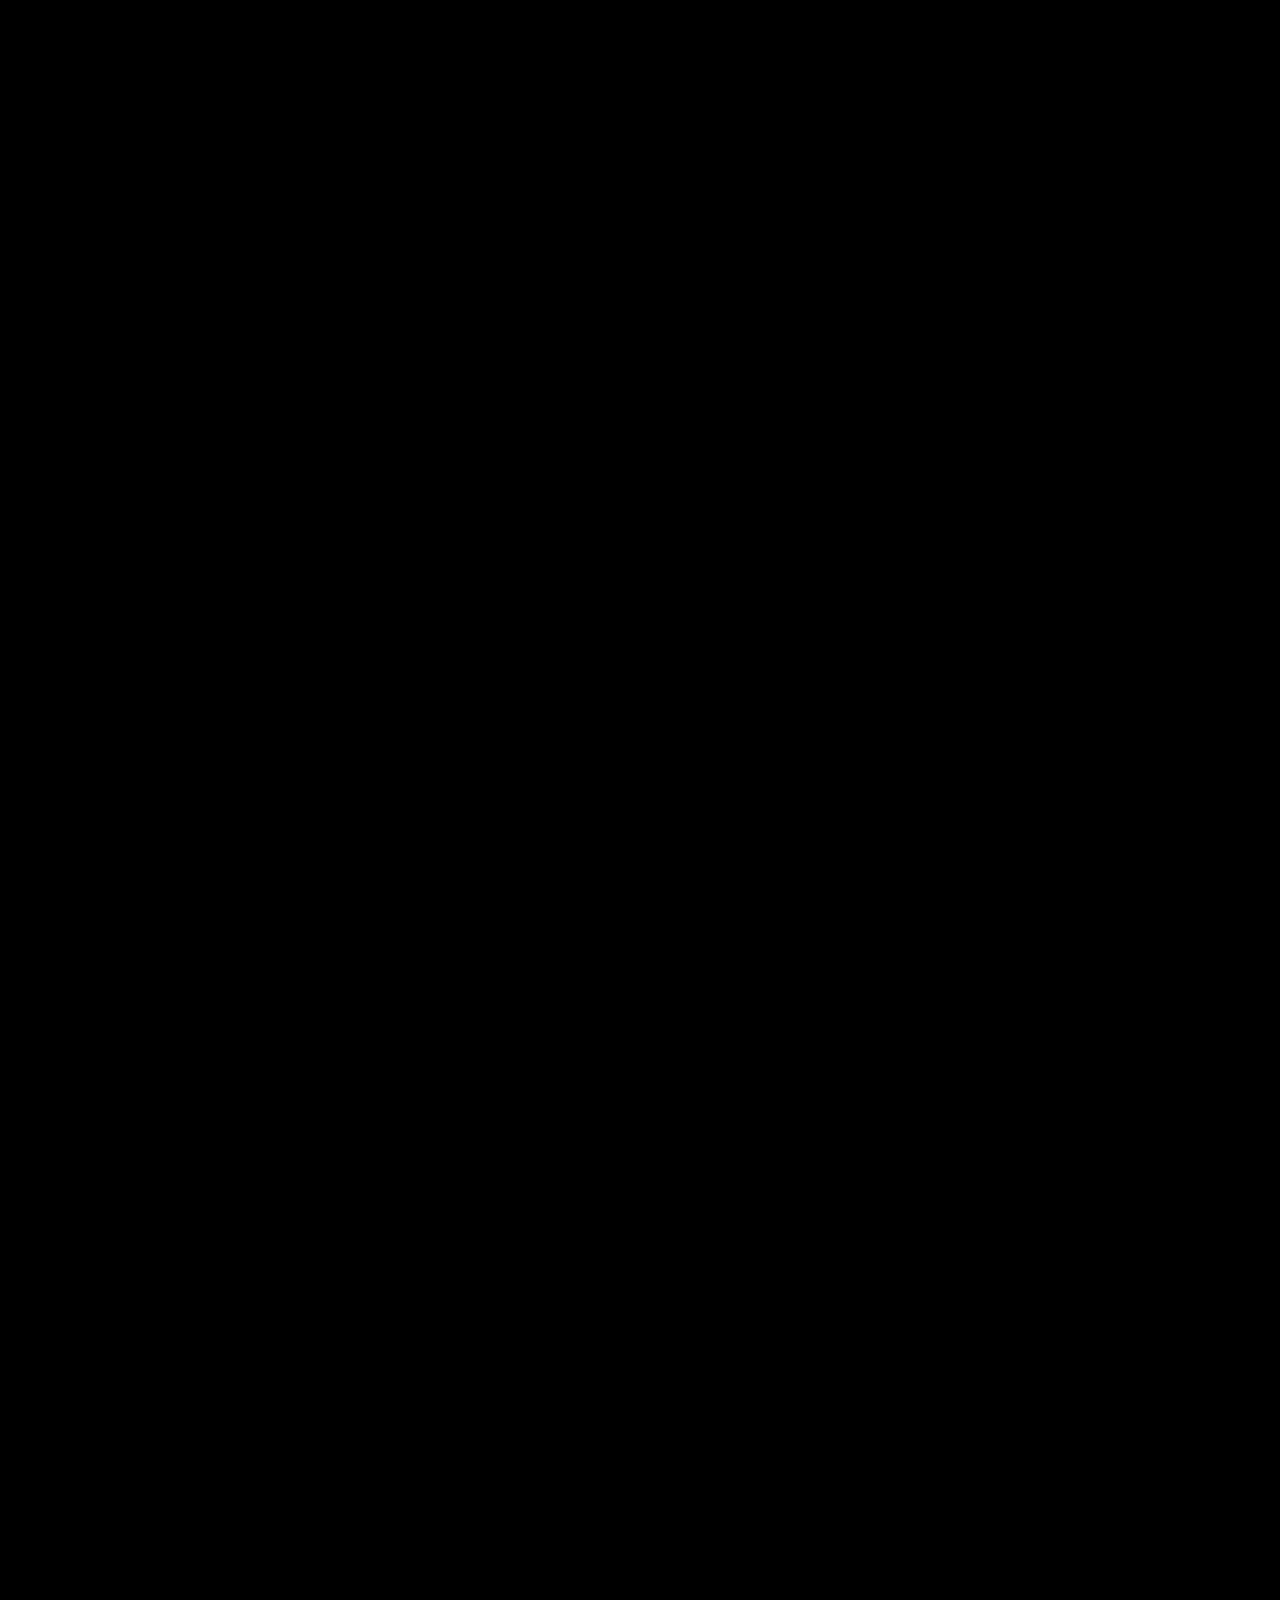
<file: team-details.html>
<!doctype html>
<html class="no-js" lang="en">

<head>
  <meta charset="utf-8">
  <meta http-equiv="x-ua-compatible" content="ie=edge">
  <meta name="viewport" content="width=device-width, initial-scale=1">
  <meta name="description" content="Intelligent systems simplify operations, reduce friction, and give your organization room to focus on what matters.">

  <!-- Site Title -->
  <title>NexLink – Smarter Operations for Modern Organizations</title>

  <!-- Place favicon.ico in the root directory -->
  <link rel="shortcut icon" type="image/svg+xml" href="assets/images/fav.svg">

  <!-- CSS here -->
  <link rel="stylesheet" href="assets/css/bootstrap.min.css">
  <link rel="stylesheet" href="assets/css/tekmino-icon.css">
  <link rel="stylesheet" href="assets/css/nice-select.css">
  <link rel="stylesheet" href="assets/css/swiper.min.css">
  <link rel="stylesheet" href="assets/css/venobox.min.css">
  <link rel="stylesheet" href="assets/css/meanmenu.css">
  <link rel="stylesheet" href="assets/css/main.css">
</head>

<body>
  <div class="body-overlay"></div>

  <!-- Preloader Start -->
  <div class="preloader is-loading">
    <div class="loading-container">
      <div class="loading"></div>
      <div id="loading-icon"><img src="assets/images/fav.svg" alt="Loading"></div>
    </div>
  </div>
  <!-- Preloader end -->

  <!-- back to top start -->
  <div class="back-to-top-wrapper">
    <button id="back_to_top" type="button" class="back-to-top-btn">
      <span class="back_to_top_icon"><i class="tji-arrow-up-4"></i></span>
      <span class="back_to_top_text">Scroll Top</span>
    </button>
  </div>
  <!-- back to top end -->

  <!-- start: Search Popup -->
  <div class="search_popup">
    <div class="search_close">
      <button type="button" class="search_close_btn">
        <svg width="18" height="18" viewBox="0 0 18 18" fill="none" xmlns="http://www.w3.org/2000/svg">
          <path d="M17 1L1 17" stroke="currentColor" stroke-width="1.5" stroke-linecap="round"
            stroke-linejoin="round" />
          <path d="M1 1L17 17" stroke="currentColor" stroke-width="1.5" stroke-linecap="round"
            stroke-linejoin="round" />
        </svg>
      </button>
    </div>
    <div class="container">
      <div class="row">
        <div class="col-xxl-12">
          <div class="tj_search_wrapper">
            <div class="search_form">
              <form action="#">
                <div class="search_input">
                  <h4 class="title">Search Projects, Service or Blog.</h4>
                  <div class="search-box">
                    <input class="search-input-field" type="search" placeholder="Search here..." required="">
                    <button type="submit">
                      <i class="tji-search"></i>
                    </button>
                  </div>
                </div>
              </form>
            </div>
          </div>
        </div>
      </div>
    </div>
  </div>
  <div class="search-popup-overlay"></div>
  <!-- end: Search Popup -->

  <!-- start: Offcanvas Menu -->
  <div class="tj-offcanvas-area d-none d-lg-block">
    <div class="hamburger_bg"></div>
    <div class="hamburger_wrapper">
      <div class="hamburger_inner">
        <div class="hamburger_top d-flex align-items-center justify-content-between">
          <div class="hamburger_logo">
            <a href="index.html" class="mobile_logo">
              <img src="assets/images/logos/nexlink-logo-white.png" alt="Logo">
            </a>
          </div>
          <div class="hamburger_close">
            <button class="hamburger_close_btn">
              <svg width="18" height="18" viewBox="0 0 18 18" fill="none" xmlns="http://www.w3.org/2000/svg">
                <path d="M17 1L1 17" stroke="currentColor" stroke-width="1.5" stroke-linecap="round"
                  stroke-linejoin="round" />
                <path d="M1 1L17 17" stroke="currentColor" stroke-width="1.5" stroke-linecap="round"
                  stroke-linejoin="round" />
              </svg>
            </button>
          </div>
        </div>
        <div class="offcanvas-text">
          <p>Developing personalize our customer journeys to increase satisfaction & loyalty of our expansion recognized
            by industry leaders.</p>
        </div>
        <div class="hamburger-search-area">
          <h5 class="hamburger-title">Search Now!</h5>
          <div class="hamburger_search">
            <form method="get" action="index.html">
              <button type="submit"><i class="tji-search"></i></button>
              <input type="search" autocomplete="off" name="s" value="" placeholder="Search here...">
            </form>
          </div>
        </div>
        <div class="hamburger-infos">
          <h5 class="hamburger-title">Contact Info</h5>
          <div class="contact-info">
            <div class="contact-item">
              <span class="subtitle">Phone</span>
              <a class="contact-link" href="tel:10095447818">+1 (009) 544-7818</a>
            </div>
            <div class="contact-item">
              <span class="subtitle">Email</span>
              <a class="contact-link" href="mailto:info@nexlink.com">info@nexlink.com</a>
            </div>
            <div class="contact-item">
              <span class="subtitle">Location</span>
              <span class="contact-link">993 Renner Burg, West Rond, MT 94251-030</span>
            </div>
          </div>
        </div>
      </div>
      <div class="hamburger-socials">
        <h5 class="hamburger-title">Follow Us</h5>
        <div class="social-links style-2">
          <ul>
            <li><a href="https://www.facebook.com/" target="_blank"><i class="tji-facebook"></i></a></li>
            <li><a href="https://www.linkedin.com/" target="_blank"><i class="tji-linkedin"></i></a></li>
            <li><a href="https://www.instagram.com/" target="_blank"><i class="tji-instagram"></i></a></li>
            <li><a href="https://x.com/" target="_blank"><i class="tji-x-twitter"></i></a></li>
          </ul>
        </div>
      </div>
    </div>
  </div>
  <!-- end: Offcanvas Menu -->

  <!-- start: Hamburger Menu -->
  <div class="hamburger-area d-lg-none">
    <div class="hamburger_bg"></div>
    <div class="hamburger_wrapper">
      <div class="hamburger_inner">
        <div class="hamburger_top d-flex align-items-center justify-content-between">
          <div class="hamburger_logo">
            <a href="index.html" class="mobile_logo">
              <img src="assets/images/logos/nexlink-logo-white.png" alt="Logo">
            </a>
          </div>
          <div class="hamburger_close">
            <button class="hamburger_close_btn">
              <svg width="18" height="18" viewBox="0 0 18 18" fill="none" xmlns="http://www.w3.org/2000/svg">
                <path d="M17 1L1 17" stroke="currentColor" stroke-width="1.5" stroke-linecap="round"
                  stroke-linejoin="round" />
                <path d="M1 1L17 17" stroke="currentColor" stroke-width="1.5" stroke-linecap="round"
                  stroke-linejoin="round" />
              </svg>
            </button>
          </div>
        </div>
        <div class="hamburger_menu">
          <div class="mobile_menu"></div>
        </div>
        <div class="hamburger-infos">
          <h5 class="hamburger-title">Contact Info</h5>
          <div class="contact-info">
            <div class="contact-item">
              <span class="subtitle">Phone</span>
              <a class="contact-link" href="tel:8089091313">808-909-1313</a>
            </div>
            <div class="contact-item">
              <span class="subtitle">Email</span>
              <a class="contact-link" href="mailto:info@nexlink.com">info@nexlink.com</a>
            </div>
            <div class="contact-item">
              <span class="subtitle">Location</span>
              <span class="contact-link">993 Renner Burg, West Rond, MT 94251-030</span>
            </div>
          </div>
        </div>
      </div>
      <div class="hamburger-socials">
        <h5 class="hamburger-title">Follow Us</h5>
        <div class="social-links style-2">
          <ul>
            <li><a href="https://www.facebook.com/" target="_blank"><i class="tji-facebook"></i></a></li>
            <li><a href="https://www.linkedin.com/" target="_blank"><i class="tji-linkedin"></i></a></li>
            <li><a href="https://www.instagram.com/" target="_blank"><i class="tji-instagram"></i></a></li>
            <li><a href="https://x.com/" target="_blank"><i class="tji-x-twitter"></i></a></li>
          </ul>
        </div>
      </div>
    </div>
  </div>
  <!-- end: Hamburger Menu -->

  <!-- start: Header Area -->
  <header class="header-area header-1 header-absolute">
    <div class="header-top d-lg-block d-none">
      <div class="container-fluid">
        <div class="row">
          <div class="col-12">
            <div class="header-top-content">
              <p class="topbar-text"><i class="tji-spark"></i> Fast & Reliable IT Solution Services. <a
                  href="contact.html">Join Now</a>
              </p>
              <div class="header-info">
                <div class="info-item">
                  <span><i class="tji-clock"></i></span>
                  <span>9 am to 6 pm [mon-sat]</span>
                </div>
                <div class="info-item">
                  <span><i class="tji-gear"></i></span>
                  <a href="contact.html">Support</a>
                </div>
                <div class="info-item">
                  <span><i class="tji-globe"></i></span>
                  <div class="tj-select">
                    <select class="nice-select">
                      <option value="1">English</option>
                      <option value="2">Arabic</option>
                      <option value="3">Spanish</option>
                    </select>
                  </div>
                </div>
              </div>
            </div>
          </div>
        </div>
      </div>
    </div>
    <div class="header-bottom">
      <div class="container-fluid">
        <div class="row">
          <div class="col-12">
            <div class="header-wrapper">
              <!-- site logo -->
              <div class="site_logo">
                <a class="logo" href="index.html"><img src="assets/images/logos/nexlink-logo-white.png" alt="Logo"></a>
              </div>

              <!-- navigation -->
              <div class="menu-area d-none d-lg-inline-flex align-items-center">
                <nav id="mobile-menu" class="mainmenu">
                  <ul>
                    <li><a href="index-3.html">Home</a></li>
                    <li><a href="about.html">About</a></li>
                    <li><a href="service.html">Services</a></li>
                    <li><a href="project.html">Projects</a></li>
                    <li><a href="blog.html">Blog</a></li>
                    <li><a href="contact.html">Contact</a></li>
                  </ul>
                </nav>
              </div>

              <!-- header right info -->
              <div class="header-right-item d-none d-lg-inline-flex">
                <div class="header-search">
                  <button class="search">
                    <i class="tji-search"></i>
                  </button>
                </div>
                <div class="header-button d-xl-block d-none">
                  <a class="tj-primary-btn" href="contact.html">
                    <span class="btn-text"><span>Get Started</span></span>
                    <span class="btn-icon"><i class="tji-arrow-right-2"></i></span>
                  </a>
                </div>
                <!-- menu bar -->
                <button class="menu_btn menu_offcanvas d-none d-lg-block">
                  <span class="cubes">
                    <span></span>
                    <span></span>
                    <span></span>
                    <span></span>
                  </span>
                </button>
              </div>

              <!-- menu bar -->
              <button class="menu_btn mobile_menu_bar d-lg-none">
                <span class="cubes">
                  <span></span>
                  <span></span>
                  <span></span>
                  <span></span>
                </span>
              </button>
            </div>
          </div>
        </div>
      </div>
    </div>
  </header>
  <!-- end: Header Area -->

  <!-- start: Header Area -->
  <header class="header-area header-1 header-duplicate header-sticky">
    <div class="header-bottom">
      <div class="container-fluid">
        <div class="row">
          <div class="col-12">
            <div class="header-wrapper">
              <!-- site logo -->
              <div class="site_logo">
                <a class="logo" href="index.html"><img src="assets/images/logos/nexlink-logo-white.png" alt="Logo"></a>
              </div>

              <!-- navigation -->
              <div class="menu-area d-none d-lg-inline-flex align-items-center">
                <nav class="mainmenu">
                  <ul>
                    <li><a href="index-3.html">Home</a></li>
                    <li><a href="about.html">About</a></li>
                    <li><a href="service.html">Services</a></li>
                    <li><a href="project.html">Projects</a></li>
                    <li><a href="blog.html">Blog</a></li>
                    <li><a href="contact.html">Contact</a></li>
                  </ul>
                </nav>
              </div>

              <!-- header right info -->
              <div class="header-right-item d-none d-lg-inline-flex">
                <div class="header-search">
                  <button class="search">
                    <i class="tji-search"></i>
                  </button>
                </div>
                <div class="header-button d-xl-block d-none">
                  <a class="tj-primary-btn" href="contact.html">
                    <span class="btn-text"><span>Get Started</span></span>
                    <span class="btn-icon"><i class="tji-arrow-right-2"></i></span>
                  </a>
                </div>
                <!-- menu bar -->
                <button class="menu_btn menu_offcanvas d-none d-lg-block">
                  <span class="cubes">
                    <span></span>
                    <span></span>
                    <span></span>
                    <span></span>
                  </span>
                </button>
              </div>

              <!-- menu bar -->
              <button class="menu_btn mobile_menu_bar d-lg-none">
                <span class="cubes">
                  <span></span>
                  <span></span>
                  <span></span>
                  <span></span>
                </span>
              </button>
            </div>
          </div>
        </div>
      </div>
    </div>
  </header>
  <!-- end: Header Area -->

  <div id="smooth-wrapper">
    <div id="smooth-content">

      <main id="primary" class="site-main">
        <div class="top-space-30"></div>
        <!-- start: Breadcrumb Section -->
        <section class="tj-page-header fix">
          <div class="hero-bg" data-bg-image="assets/images/hero/hero-bg.webp"></div>
          <div class="container">
            <div class="row">
              <div class="col-lg-12">
                <div class="tj-page-header-content text-center">
                  <h1 class="tj-page-title tj-split-text-2">Team Details</h1>
                  <div class="tj-page-link tj-fade-anim" data-delay="0.3">
                    <span><i class="tji-home"></i></span>
                    <span>
                      <a href="index.html">Home</a>
                    </span>
                    <span><i class="tji-arrow-right"></i></span>
                    <span>
                      <span>Team Details</span>
                    </span>
                  </div>
                </div>
              </div>
            </div>
          </div>

        </section>
        <!-- end: Breadcrumb Section -->

        <!-- start: Team Details Section -->
        <section class="team-details tj-sticky-container">

          <div class="container">
            <div class="row justify-content-center">
              <!--  left -->
              <div class="col-12 col-md-8 col-lg-5">
                <div class="team-details__img tj-sticky-item">
                  <img src="./assets/images/team/team-1.webp" alt="">
                </div>
              </div>
              <!-- right -->
              <div class="col-12 col-lg-7 ">
                <div class="team-details__content">
                  <h2 class="team-details__name tj-split-text-1">Hello, I am Eade Marren</h2>
                  <span class="team-details__desig">Chief Executive</span>
                  <p class="">Our mission is to empowers businesses sizes thrive businesses ev changing marketplace We
                    are
                    committed to the delivering exceptional value through strategic inset innovative approaches. Our
                    consulting of our missing empower.</p>
                  <div class="team-details__contact-info">
                    <ul>
                      <li>
                        <span>Email address</span>
                        <a href="mailto:eade.marren@nexlink.com">eade.marren@nexlink.com</a>
                      </li>
                      <li>
                        <span>Phone number</span>
                        <a href="tel:10095447818">+1 (009) 544-7818</a>
                      </li>
                    </ul>
                  </div>
                  <div class="social-links">
                    <ul>
                      <li><a href="https://www.facebook.com/" target="_blank"><i class="tji-facebook"></i></a>
                      </li>
                      <li><a href="https://www.instagram.com/" target="_blank"><i class="tji-instagram"></i></a>
                      </li>
                      <li><a href="https://x.com/" target="_blank"><i class="tji-x-twitter"></i></a></li>
                      <li><a href="https://www.linkedin.com/" target="_blank"><i class="tji-linkedin"></i></a>
                      </li>
                    </ul>
                  </div>
                  <div class="team-details__experience">
                    <h4 class="team-details__subtitle">Work Experience</h4>
                    <p>Our mission is to empowers businesses size to thrivie in ses ever changing marketplace We are
                      committed to the delivering exceptionals the value thro strategic ins innovative approaches. Our
                      consulting of our missing empowers businesses of all sizes Committed to the delivering exceptional
                      in the values</p>
                    <p>Our mission is to empowers businesses size to thrivie
                      in ses ever changing marketplace We are committed to the delivering exceptionals the value thro
                      strategic ins innovative approaches. Our consulting of our missing empowers</p>
                    <div class="team-details__experience__list">
                      <ul>
                        <li><i class="tji-check"></i>
                          <p>We believe that the human essential start any successful project.</p>
                        </li>
                        <li><i class="tji-check"></i>
                          <p>We believe that the human essential start any successful project.</p>
                        </li>
                        <li><i class="tji-check"></i>
                          <p>We believe that the human essential start any successful project.</p>
                        </li>
                        <li><i class="tji-check"></i>
                          <p>We believe that the human essential start any successful project.</p>
                        </li>
                      </ul>
                    </div>
                  </div>
                  <div class="team-details__skills">
                    <h4 class="team-details__subtitle">Professional Skills</h4>
                    <p>Our mission is to empowers businesses size to thrivie in ses ever changing marketplace We are
                      committed to the delivering exceptionals the value thro strategic ins innovative approaches. Our
                      consulting of our missing empowers.</p>
                    <ul class="tj-progress-list">
                      <li>
                        <h6 class="tj-progress-title">Business Consultants</h6>
                        <div class="tj-progress">
                          <span class="tj-progress-percent">82%</span>
                          <div class="tj-progress-bar" data-percent="82">
                          </div>
                        </div>
                      </li>
                      <li>
                        <h6 class="tj-progress-title">Client Communication</h6>
                        <div class="tj-progress">
                          <span class="tj-progress-percent">90%</span>
                          <div class="tj-progress-bar" data-percent="90">
                          </div>
                        </div>
                      </li>
                    </ul>
                  </div>
                </div>
              </div>
            </div>
          </div>
        </section>
        <!-- end: Team Details Section -->

        <!-- start: Contact Section -->
        <section class="contact-team-details section-gap-bottom">
          <div class="container">
            <div class="contact-team-details-inner tj-fade-anim" data-delay="0.3">
              <div class="row justify-content-between">
                <div class="col-xxl-5 col-lg-6">
                  <div class="sec-heading">
                    <span class="sub-title">[ Contact Us ]</span>
                    <h2 class="sec-title text-anim">Let’s Discuss Further to Get Better Results</h2>
                    <p class="desc">Our mission is to empowers businesses off our all
                      size
                      too thrive in an businesses ever changing marketplaces. In today's dynamics business environment,
                      the
                      key to success lies.</p>
                    <h6 class="contact-team-details-message">
                      <a href="mailto:support@nexlink.com"> <i class="tji-chat"></i>livechat@nexlink.com</a>
                    </h6>
                  </div>
                </div>
                <div class="col-xxl-6 col-lg-6">
                  <div class="contact-form">
                    <form id="contact-form">
                      <div class="row">
                        <div class="col-sm-6">
                          <div class="form-input">
                            <input type="text" name="cfName" placeholder="Full Name *">
                          </div>
                        </div>
                        <div class="col-sm-6">
                          <div class="form-input">
                            <input type="email" name="cfEmail" placeholder="Email Address *">
                          </div>
                        </div>
                        <div class="col-sm-6">
                          <div class="form-input">
                            <input type="tel" name="cfPhone" placeholder="Phone number *">
                          </div>
                        </div>
                        <div class="col-sm-6">
                          <div class="form-input">
                            <div class="tj-nice-select-box">
                              <div class="tj-select">
                                <select name="cfSubject">
                                  <option value="1">Managed IT Services</option>
                                  <option value="2">Cloud Computing</option>
                                  <option value="3">Cybersecurity Solutions</option>
                                  <option value="4">IT Consulting & Strategy</option>
                                  <option value="5">Software Development</option>
                                  <option value="6">Network Infrastructure</option>
                                </select>
                              </div>
                            </div>
                          </div>
                        </div>
                        <div class="col-sm-12">
                          <div class="form-input message-input">
                            <textarea name="cfMessage" id="message" placeholder="Type message *"></textarea>
                          </div>
                        </div>
                        <div class="submit-btn">
                          <button class="tj-primary-btn" type="submit">
                            <span class="btn-text"><span>Send Message</span></span>
                            <span class="btn-icon"><i class="tji-arrow-right-3"></i></span>
                          </button>
                        </div>
                      </div>
                    </form>
                  </div>
                </div>
              </div>
            </div>
          </div>
        </section>
        <!-- end: Contact Section -->

        <!-- start: Cta Section -->
        <section class="tj-cta-section">
          <div class="container">
            <div class="row">
              <div class="col-12">
                <div class="cta-area tj-fade-anim">
                  <div class="cta-content">
                    <h2 class="title">Don’t Miss Out the Future!</h2>
                  </div>
                  <div class="cta-right">
                    <div class="subscribe-form cta-form">
                      <form action="#">
                        <input type="email" name="email" placeholder="Enter email here...">
                        <button class="tj-primary-btn style-2" type="submit">
                          <span class="btn-text"><span>Subscribe Now</span></span>
                          <span class="btn-icon"><i class="tji-bell"></i></span>
                        </button>
                      </form>
                    </div>
                    <div class="social-links cta-social">
                      <span class="title">Follow us:</span>
                      <ul>
                        <li><a href="https://www.facebook.com/" target="_blank"><i class="tji-facebook"></i></a></li>
                        <li><a href="https://www.instagram.com/" target="_blank"><i class="tji-instagram"></i></a></li>
                        <li><a href="https://www.x.com/" target="_blank"><i class="tji-x-twitter"></i></a></li>
                        <li><a href="https://www.linkedin.com/" target="_blank"><i class="tji-linkedin"></i></a></li>
                      </ul>
                    </div>
                  </div>
                </div>
              </div>
            </div>
          </div>
        </section>
        <!-- end: Cta Section -->
      </main>

      <!-- start: Footer Section -->
      <footer class="tj-footer-section footer-1 section-gap-x">
        <div class="bg-img" data-bg-image="assets/images/footer/footer-bg.webp"></div>
        <div class="footer-main-area">
          <div class="container">
            <div class="row">
              <div class="col">
                <div class="footer_widget_wrapper">
                  <div class="footer-widget footer-col-1">
                    <div class="footer-logo">
                      <a href="index.html">
                        <img src="assets/images/logos/nexlink-logo-white.png" alt="Logo">
                      </a>
                    </div>
                    <div class="footer-text">
                      <p>Every great solution start understand the time into learn about.</p>
                    </div>
                    <div class="download-buttons">
                      <a href="https://play.google.com/store/games"><img src="assets/images/footer/google-play.webp"
                          alt=""></a>
                      <a href="https://www.apple.com/app-store/"><img src="assets/images/footer/app-store.webp"
                          alt=""></a>
                    </div>
                  </div>
                  <div class="footer-widget widget-nav-menu">
                    <h5 class="title">Services</h5>
                    <ul>
                      <li><a href="service-details.html"><span>Manage IT Service</span></a></li>
                      <li><a href="service-details.html"><span>Cloud Computing</span></a></li>
                      <li><a href="service-details.html"><span>Cyber Security</span></a></li>
                      <li><a href="service-details.html"><span>Software Develop</span></a></li>
                      <li><a href="service-details.html"><span>Change Manage</span></a></li>
                      <li><a href="service-details.html"><span>IT Consulting</span></a></li>
                    </ul>
                  </div>
                  <div class="footer-widget widget-nav-menu">
                    <h5 class="title">Resourses</h5>
                    <ul>
                      <li><a href="contact.html"><span>Contact Us</span></a></li>
                      <li><a href="blog-details.html"><span>Privacy Policy</span></a></li>
                      <li><a href="about.html"><span>Recognitions</span></a></li>
                      <li><a href="service.html"><span>Careers</span> <span class="badge">New</span></a></li>
                      <li><a href="blog.html"><span>News</span></a></li>
                      <li><a href="project.html"><span>Feedback</span></a></li>
                    </ul>
                  </div>
                  <div class="footer-widget widget-contact">
                    <h5 class="title">Contact Info</h5>
                    <div class="footer-contact-info">
                      <div class="contact-item">
                        <span>993 Renner Burg, West Rond, MT 94251-030, USA.</span>
                      </div>
                      <div class="contact-item">
                        <a href="tel:10095447818">P: +1 (009) 544-7818</a>
                        <a href="mailto:support@nexlink.com">E: support@nexlink.com</a>
                      </div>
                      <div class="contact-item">
                        <span><i class="tji-clock"></i> Mon-Fri 09am-06pm</span>
                      </div>
                    </div>
                  </div>
                </div>
              </div>
            </div>
          </div>
        </div>
        <div class="tj-copyright-area">
          <div class="copyright-wrap">
            <div class="container">
              <div class="row">
                <div class="col-12">
                  <div class="copyright-content-area">
                    <div class="copyright-text">
                      <p><a href="https://themeforest.net/user/theme-junction/portfolio" target="_blank">NexLink</a>
                        &copy;
                        2025. All right reserved.</p>
                    </div>
                    <div class="copyright-menu">
                      <ul>
                        <li><a href="contact.html">Privacy & Policy</a></li>
                        <li><a href="contact.html">Terms & Condition</a></li>
                      </ul>
                    </div>
                  </div>
                </div>
              </div>
            </div>
          </div>
        </div>
      </footer>
      <!-- end: Footer Section -->
    </div>
  </div>

  <!-- JS here -->
  <script src="assets/js/jquery.min.js"></script>
  <script src="assets/js/bootstrap.bundle.min.js"></script>
  <script src="assets/js/gsap.min.js"></script>
  <script src="assets/js/gsap-scroll-smoother.js"></script>
  <script src="assets/js/gsap-scroll-to-plugin.min.js"></script>
  <script src="assets/js/gsap-scroll-trigger.min.js"></script>
  <script src="assets/js/gsap-split-text.min.js"></script>
  <script src="assets/js/jquery.nice-select.min.js"></script>
  <script src="assets/js/swiper.min.js"></script>
  <script src="assets/js/waypoints.min.js"></script>
  <script src="assets/js/counterup.min.js"></script>
  <script src="assets/js/venobox.min.js"></script>
  <script src="assets/js/meanmenu.js"></script>
  <script src="assets/js/gsap-animation.js"></script>
  <script src="assets/js/main.js"></script>
</body>

</html>
</file>
<file: assets/css/tekmino-icon.css>
@font-face {
	font-family: "tekmino-icon";
	src: url("../fonts/tekmino-icon.eot?ny91x");
	src: url("../fonts/tekmino-icon.eot?ny91x#iefix") format("embedded-opentype"),
		url("../fonts/tekmino-icon.ttf?ny91x") format("truetype"),
		url("../fonts/tekmino-icon.woff?ny91x") format("woff"),
		url("../fonts/tekmino-icon.svg?ny91x#tekmino-icon") format("svg");
	font-weight: normal;
	font-style: normal;
	font-display: block;
}

[class^="tji-"],
[class*=" tji-"] {
	/* use !important to prevent issues with browser extensions that change fonts */
	font-family: "tekmino-icon" !important;
	speak: never;
	font-style: normal;
	font-weight: normal;
	font-variant: normal;
	text-transform: none;
	line-height: 1;

	/* Better Font Rendering =========== */
	-webkit-font-smoothing: antialiased;
	-moz-osx-font-smoothing: grayscale;
}

.tji-arrow-up-5:before {
	content: "\e906";
}
.tji-arrow-down-5:before {
	content: "\e907";
}
.tji-arrow-left-5:before {
	content: "\e908";
}
.tji-arrow-right-5:before {
	content: "\e909";
}
.tji-arrow-long-up:before {
	content: "\e90a";
}
.tji-arrow-long-down:before {
	content: "\e90b";
}
.tji-arrow-long-left:before {
	content: "\e90c";
}
.tji-arrow-long-right:before {
	content: "\e90d";
}
.tji-arrow-up-4:before {
	content: "\e90e";
}
.tji-arrow-down-4:before {
	content: "\e90f";
}
.tji-arrow-left-4:before {
	content: "\e910";
}
.tji-arrow-right-4:before {
	content: "\e911";
}
.tji-arrow-up-3:before {
	content: "\e912";
}
.tji-arrow-down-3:before {
	content: "\e913";
}
.tji-arrow-left-3:before {
	content: "\e914";
}
.tji-arrow-right-3:before {
	content: "\e915";
}
.tji-arrow-up-2:before {
	content: "\e916";
}
.tji-arrow-down-2:before {
	content: "\e917";
}
.tji-arrow-left-2:before {
	content: "\e918";
}
.tji-arrow-right-2:before {
	content: "\e919";
}
.tji-arrow-up:before {
	content: "\e91a";
}
.tji-arrow-down:before {
	content: "\e91b";
}
.tji-arrow-left:before {
	content: "\e91c";
}
.tji-arrow-right:before {
	content: "\e91d";
}
.tji-plus:before {
	content: "\e91f";
}
.tji-minus:before {
	content: "\e920";
}
.tji-subtitle:before {
	content: "\e921";
}
.tji-subtitle-2:before {
	content: "\e922";
}
.tji-growth:before {
	content: "\e923";
}
.tji-hand:before {
	content: "\e924";
}
.tji-trophy:before {
	content: "\e925";
}
.tji-team:before {
	content: "\e926";
}
.tji-marquee:before {
	content: "\e927";
}
.tji-marquee-2:before {
	content: "\e928";
}
.tji-plane:before {
	content: "\e929";
}
.tji-bell:before {
	content: "\e92a";
}
.tji-bell-2:before {
	content: "\e92b";
}
.tji-play:before {
	content: "\e92c";
}
.tji-quote:before {
	content: "\e92e";
}
.tji-home:before {
	content: "\e92d";
}
.tji-user:before {
	content: "\e900";
}
.tji-budget:before {
	content: "\e901";
}
.tji-location-2:before {
	content: "\e902";
}
.tji-chart:before {
	content: "\e903";
}
.tji-calendar:before {
	content: "\e904";
}
.tji-comment:before {
	content: "\e905";
}
.tji-window:before {
	content: "\e92f";
}
.tji-computer:before {
	content: "\e930";
}
.tji-development:before {
	content: "\e931";
}
.tji-network:before {
	content: "\e932";
}
.tji-consulting:before {
	content: "\e933";
}
.tji-cybersecurity:before {
	content: "\e934";
}
.tji-cloud:before {
	content: "\e935";
}
.tji-hand-2:before {
	content: "\e936";
}
.tji-idea:before {
	content: "\e937";
}
.tji-rocket:before {
	content: "\e938";
}
.tji-search:before {
	content: "\e939";
}
.tji-globe:before {
	content: "\e93a";
}
.tji-gear:before {
	content: "\e93b";
}
.tji-shield:before {
	content: "\e93c";
}
.tji-spark:before {
	content: "\e93d";
}
.tji-thumbs-up:before {
	content: "\e93e";
}
.tji-x-mark:before {
	content: "\e93f";
}
.tji-award:before {
	content: "\e940";
}
.tji-check:before {
	content: "\e941";
}
.tji-check-2:before {
	content: "\e91e";
}
.tji-check-3:before {
	content: "\e943";
}
.tji-check-4:before {
	content: "\e942";
}
.tji-clock:before {
	content: "\e944";
}
.tji-clock-2:before {
	content: "\e945";
}
.tji-location:before {
	content: "\e946";
}
.tji-phone:before {
	content: "\e947";
}
.tji-phone-2:before {
	content: "\e948";
}
.tji-phone-3:before {
	content: "\e949";
}
.tji-envelop:before {
	content: "\e94a";
}
.tji-chat:before {
	content: "\e94b";
}
.tji-share:before {
	content: "\e94c";
}
.tji-facebook:before {
	content: "\e94d";
}
.tji-messenger:before {
	content: "\e94e";
}
.tji-instagram:before {
	content: "\e94f";
}
.tji-whatsapp:before {
	content: "\e950";
}
.tji-linkedin:before {
	content: "\e951";
}
.tji-x-twitter:before {
	content: "\e952";
}
.tji-telegram:before {
	content: "\e953";
}
.tji-pinterest:before {
	content: "\e954";
}
.tji-signal:before {
	content: "\e955";
}
.tji-tiktok:before {
	content: "\e956";
}
.tji-threads:before {
	content: "\e957";
}
.tji-dribble:before {
	content: "\e958";
}
.tji-apple:before {
	content: "\e959";
}
.tji-google:before {
	content: "\e95a";
}
.tji-youtube:before {
	content: "\e95b";
}
.tji-vimeo:before {
	content: "\e95c";
}
.tji-github:before {
	content: "\e95d";
}
.tji-discord:before {
	content: "\e95e";
}
.tji-tumblr:before {
	content: "\e95f";
}
.tji-spotify:before {
	content: "\e960";
}
.tji-twitch:before {
	content: "\e961";
}
</file>
<file: assets/css/nice-select.css>
.nice-select {
  -webkit-tap-highlight-color: transparent;
  background-color: #fff;
  border-radius: 5px;
  border: solid 1px #e8e8e8;
  box-sizing: border-box;
  clear: both;
  cursor: pointer;
  display: block;
  float: left;
  font-family: inherit;
  font-size: 14px;
  font-weight: normal;
  height: 42px;
  line-height: 40px;
  outline: none;
  padding-left: 18px;
  padding-right: 30px;
  position: relative;
  text-align: left !important;
  -webkit-transition: all 0.2s ease-in-out;
  transition: all 0.2s ease-in-out;
  -webkit-user-select: none;
     -moz-user-select: none;
      -ms-user-select: none;
          user-select: none;
  white-space: nowrap;
  width: auto; }
  .nice-select:hover {
    border-color: #dbdbdb; }
  .nice-select:active, .nice-select.open, .nice-select:focus {
    border-color: #999; }
  .nice-select:after {
    border-bottom: 2px solid #999;
    border-right: 2px solid #999;
    content: '';
    display: block;
    height: 5px;
    margin-top: -4px;
    pointer-events: none;
    position: absolute;
    right: 12px;
    top: 50%;
    -webkit-transform-origin: 66% 66%;
        -ms-transform-origin: 66% 66%;
            transform-origin: 66% 66%;
    -webkit-transform: rotate(45deg);
        -ms-transform: rotate(45deg);
            transform: rotate(45deg);
    -webkit-transition: all 0.15s ease-in-out;
    transition: all 0.15s ease-in-out;
    width: 5px; }
  .nice-select.open:after {
    -webkit-transform: rotate(-135deg);
        -ms-transform: rotate(-135deg);
            transform: rotate(-135deg); }
  .nice-select.open .list {
    opacity: 1;
    pointer-events: auto;
    -webkit-transform: scale(1) translateY(0);
        -ms-transform: scale(1) translateY(0);
            transform: scale(1) translateY(0); }
  .nice-select.disabled {
    border-color: #ededed;
    color: #999;
    pointer-events: none; }
    .nice-select.disabled:after {
      border-color: #cccccc; }
  .nice-select.wide {
    width: 100%; }
    .nice-select.wide .list {
      left: 0 !important;
      right: 0 !important; }
  .nice-select.right {
    float: right; }
    .nice-select.right .list {
      left: auto;
      right: 0; }
  .nice-select.small {
    font-size: 12px;
    height: 36px;
    line-height: 34px; }
    .nice-select.small:after {
      height: 4px;
      width: 4px; }
    .nice-select.small .option {
      line-height: 34px;
      min-height: 34px; }
  .nice-select .list {
    background-color: #fff;
    border-radius: 5px;
    box-shadow: 0 0 0 1px rgba(68, 68, 68, 0.11);
    box-sizing: border-box;
    margin-top: 4px;
    opacity: 0;
    overflow: hidden;
    padding: 0;
    pointer-events: none;
    position: absolute;
    top: 100%;
    left: 0;
    -webkit-transform-origin: 50% 0;
        -ms-transform-origin: 50% 0;
            transform-origin: 50% 0;
    -webkit-transform: scale(0.75) translateY(-21px);
        -ms-transform: scale(0.75) translateY(-21px);
            transform: scale(0.75) translateY(-21px);
    -webkit-transition: all 0.2s cubic-bezier(0.5, 0, 0, 1.25), opacity 0.15s ease-out;
    transition: all 0.2s cubic-bezier(0.5, 0, 0, 1.25), opacity 0.15s ease-out;
    z-index: 9; }
    .nice-select .list:hover .option:not(:hover) {
      background-color: transparent !important; }
  .nice-select .option {
    cursor: pointer;
    font-weight: 400;
    line-height: 40px;
    list-style: none;
    min-height: 40px;
    outline: none;
    padding-left: 18px;
    padding-right: 29px;
    text-align: left;
    -webkit-transition: all 0.2s;
    transition: all 0.2s; }
    .nice-select .option:hover, .nice-select .option.focus, .nice-select .option.selected.focus {
      background-color: #f6f6f6; }
    .nice-select .option.selected {
      font-weight: bold; }
    .nice-select .option.disabled {
      background-color: transparent;
      color: #999;
      cursor: default; }

.no-csspointerevents .nice-select .list {
  display: none; }

.no-csspointerevents .nice-select.open .list {
  display: block; }
</file>
